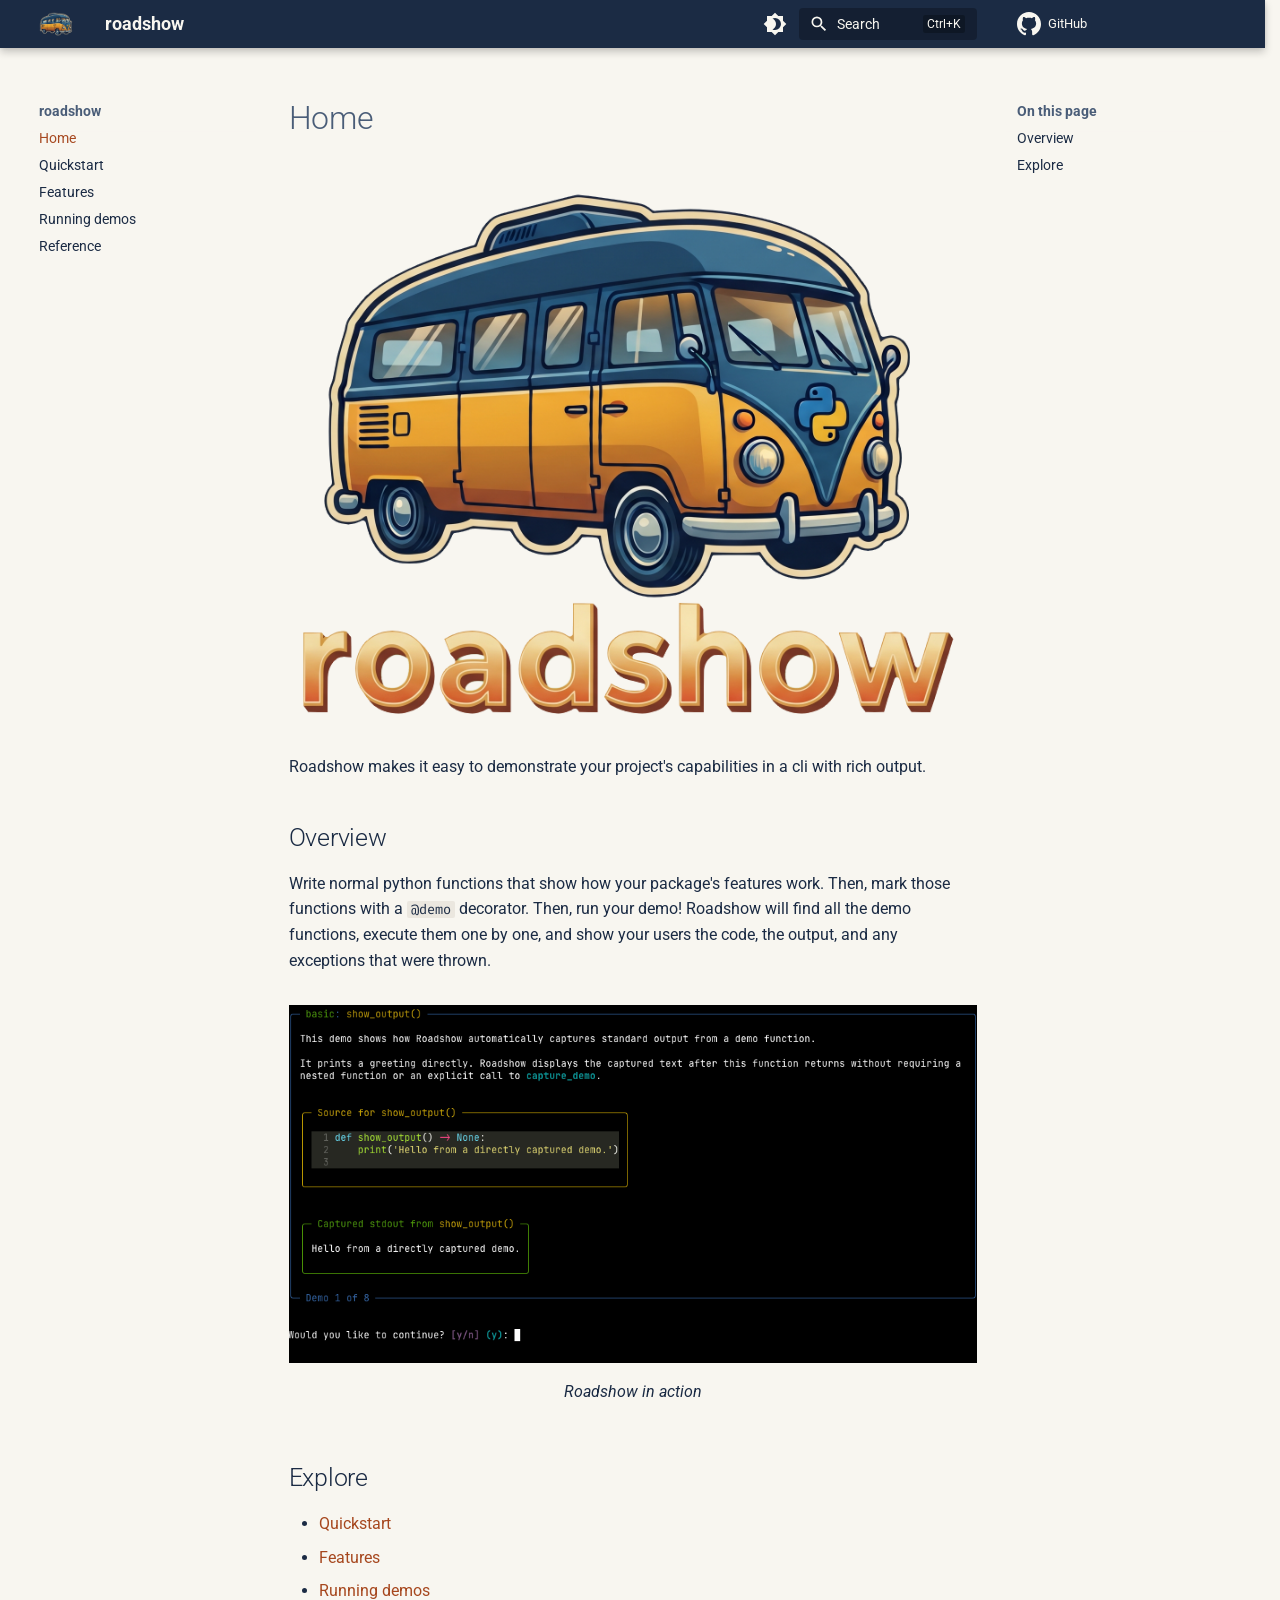
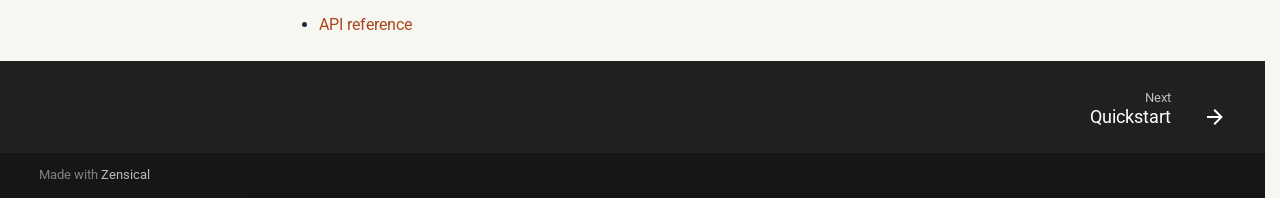
<file: index.html>
<!doctype html>
<html lang="en" class="no-js">
  <head>
    
      <meta charset="utf-8">
      <meta name="viewport" content="width=device-width,initial-scale=1">
      
      
      
        <link rel="canonical" href="http://dusktreader.github.io/roadshow/">
      
      
      
      
        <link rel="next" href="./quickstart/">
      
      
        
      
      
      <link rel="icon" href="./static/roadshow-icon.png">
      <meta name="generator" content="zensical-0.1.0">
    
    
      
        <title>Home - roadshow</title>
      
    
    
      
        
      
      <link rel="stylesheet" href="./assets/stylesheets/classic/main.94dd801d.min.css">
      
        
          
        
        <link rel="stylesheet" href="./assets/stylesheets/classic/palette.813d4b3f.min.css">
      
      


    
    
      
    
    
      
        
        
        <link rel="preconnect" href="https://fonts.gstatic.com" crossorigin>
        <link rel="stylesheet" href="https://fonts.googleapis.com/css?family=Roboto:300,300i,400,400i,500,500i,700,700i%7CFira+Code:400,400i,700,700i&amp;display=fallback">
        <style>:root{--md-text-font:"Roboto";--md-code-font:"Fira Code"}</style>
      
    
    
      <link rel="stylesheet" href="./static/roadshow-theme.css">
    
    <script>__md_scope=new URL(".",location),__md_scope.pathname.endsWith("/")||(__md_scope=new URL(__md_scope.pathname+"/",location)),__md_hash=e=>[...e].reduce(((e,t)=>(e<<5)-e+t.charCodeAt(0)),0),__md_get=(e,t=localStorage,_=__md_scope)=>JSON.parse(t.getItem(_.pathname+"."+e)),__md_set=(e,t,_=localStorage,a=__md_scope)=>{try{_.setItem(a.pathname+"."+e,JSON.stringify(t))}catch(e){}},document.documentElement.setAttribute("data-platform",navigator.platform)</script>
    
      

    
    
  </head>
  
  
    
    
      
    
    
    
    
    <body dir="ltr" data-md-color-scheme="default" data-md-color-primary="custom" data-md-color-accent="custom">
  
    
    <input class="md-toggle" data-md-toggle="drawer" type="checkbox" id="__drawer" autocomplete="off">
    <input class="md-toggle" data-md-toggle="search" type="checkbox" id="__search" autocomplete="off">
    <label class="md-overlay" for="__drawer" aria-hidden="true"></label>
    <div data-md-component="skip">
      <a href="#__skip" class="md-skip">
        Skip to content
      </a>
    </div>
    <div data-md-component="announce">
      
    </div>
    
    
      

  

<header class="md-header md-header--shadow" data-md-component="header">
  <nav class="md-header__inner md-grid" aria-label="Header">
    <a href="" title="roadshow" class="md-header__button md-logo" aria-label="roadshow" data-md-component="logo">
      
  <img src="./static/roadshow-icon.png" alt="roadshow">

    </a>
    <label class="md-header__button md-icon" for="__drawer">
      
      <svg xmlns="http://www.w3.org/2000/svg" viewBox="0 0 24 24"><path d="M3 6h18v2H3zm0 5h18v2H3zm0 5h18v2H3z"/></svg>
      <span class="md-visually-hidden">Navigation</span>
    </label>
    <div class="md-header__title" data-md-component="header-title">
      <div class="md-header__ellipsis">
        <div class="md-header__topic">
          <span class="md-ellipsis">
            roadshow
          </span>
        </div>
        <div class="md-header__topic" data-md-component="header-topic">
          <span class="md-ellipsis">
            
              Home
            
          </span>
        </div>
      </div>
    </div>
    
      
        <form class="md-header__option" data-md-component="palette">
  
    
    
    
    <input class="md-option" data-md-color-media="(prefers-color-scheme: light)" data-md-color-scheme="default" data-md-color-primary="custom" data-md-color-accent="custom"  aria-label="Switch to dark mode"  type="radio" name="__palette" id="__palette_0">
    
      <label class="md-header__button md-icon" title="Switch to dark mode" for="__palette_1" hidden>
        <svg xmlns="http://www.w3.org/2000/svg" viewBox="0 0 24 24"><path d="M12 18c-.89 0-1.74-.2-2.5-.55C11.56 16.5 13 14.42 13 12s-1.44-4.5-3.5-5.45C10.26 6.2 11.11 6 12 6a6 6 0 0 1 6 6 6 6 0 0 1-6 6m8-9.31V4h-4.69L12 .69 8.69 4H4v4.69L.69 12 4 15.31V20h4.69L12 23.31 15.31 20H20v-4.69L23.31 12z"/></svg>
      </label>
    
  
    
    
    
    <input class="md-option" data-md-color-media="(prefers-color-scheme: dark)" data-md-color-scheme="slate" data-md-color-primary="custom" data-md-color-accent="custom"  aria-label="Switch to light mode"  type="radio" name="__palette" id="__palette_1">
    
      <label class="md-header__button md-icon" title="Switch to light mode" for="__palette_0" hidden>
        <svg xmlns="http://www.w3.org/2000/svg" viewBox="0 0 24 24"><path d="M12 8a4 4 0 0 0-4 4 4 4 0 0 0 4 4 4 4 0 0 0 4-4 4 4 0 0 0-4-4m0 10a6 6 0 0 1-6-6 6 6 0 0 1 6-6 6 6 0 0 1 6 6 6 6 0 0 1-6 6m8-9.31V4h-4.69L12 .69 8.69 4H4v4.69L.69 12 4 15.31V20h4.69L12 23.31 15.31 20H20v-4.69L23.31 12z"/></svg>
      </label>
    
  
</form>
      
    
    
      <script>var palette=__md_get("__palette");if(palette&&palette.color){if("(prefers-color-scheme)"===palette.color.media){var media=matchMedia("(prefers-color-scheme: light)"),input=document.querySelector(media.matches?"[data-md-color-media='(prefers-color-scheme: light)']":"[data-md-color-media='(prefers-color-scheme: dark)']");palette.color.media=input.getAttribute("data-md-color-media"),palette.color.scheme=input.getAttribute("data-md-color-scheme"),palette.color.primary=input.getAttribute("data-md-color-primary"),palette.color.accent=input.getAttribute("data-md-color-accent")}for(var[key,value]of Object.entries(palette.color))document.body.setAttribute("data-md-color-"+key,value)}</script>
    
    
    
      
      
        <label class="md-header__button md-icon" for="__search">
          
          <svg xmlns="http://www.w3.org/2000/svg" viewBox="0 0 24 24"><path d="M9.5 3A6.5 6.5 0 0 1 16 9.5c0 1.61-.59 3.09-1.56 4.23l.27.27h.79l5 5-1.5 1.5-5-5v-.79l-.27-.27A6.52 6.52 0 0 1 9.5 16 6.5 6.5 0 0 1 3 9.5 6.5 6.5 0 0 1 9.5 3m0 2C7 5 5 7 5 9.5S7 14 9.5 14 14 12 14 9.5 12 5 9.5 5"/></svg>
          <span class="md-visually-hidden">Search</span>
        </label>
        <div class="md-search" data-md-component="search" role="dialog" aria-label="Search">
  <button type="button" class="md-search__button">
    Search
  </button>
</div>
      
    
    <div class="md-header__source">
      
        <a href="https://github.com/dusktreader/roadshow" title="Go to repository" class="md-source" data-md-component="source">
  <div class="md-source__icon md-icon">
    
    <svg xmlns="http://www.w3.org/2000/svg" viewBox="0 0 512 512"><!--! Font Awesome Free 7.3.1 by @fontawesome - https://fontawesome.com License - https://fontawesome.com/license/free (Icons: CC BY 4.0, Fonts: SIL OFL 1.1, Code: MIT License) Copyright 2026 Fonticons, Inc.--><path fill="currentColor" d="M216.5 362.5c-66-8-112.5-55.5-112.5-117 0-25 9-52 24-70-6.5-16.5-5.5-51.5 2-66 20-2.5 47 8 63 22.5 19-6 39-9 63.5-9s44.5 3 62.5 8.5c15.5-14 43-24.5 63-22 7 13.5 8 48.5 1.5 65.5 16 19 24.5 44.5 24.5 70.5 0 61.5-46.5 108-113.5 116.5 17 11 28.5 35 28.5 62.5v52c0 15 12.5 23.5 27.5 17.5C441 459.5 512 369 512 257 512 115.5 397 0 255.5 0S0 115.5 0 257c0 111 70.5 203 165.5 237.5 13.5 5 26.5-4 26.5-17.5v-40c-7 3-16 5-24 5-33 0-52.5-18-66.5-51.5-5.5-13.5-11.5-21.5-23-23-6-.5-8-3-8-6 0-6 10-10.5 20-10.5 14.5 0 27 9 40 27.5 10 14.5 20.5 21 33 21s20.5-4.5 32-16c8.5-8.5 15-16 21-21"/></svg>
  </div>
  <div class="md-source__repository">
    GitHub
  </div>
</a>
      
    </div>
  </nav>
  
</header>
    
    <div class="md-container" data-md-component="container">
      
      
        
          
        
      
      <main class="md-main" data-md-component="main">
        <div class="md-main__inner md-grid">
          
            
              
              <div class="md-sidebar md-sidebar--primary" data-md-component="sidebar" data-md-type="navigation" >
                <div class="md-sidebar__scrollwrap">
                  <div class="md-sidebar__inner">
                    



<nav class="md-nav md-nav--primary" aria-label="Navigation" data-md-level="0">
  <label class="md-nav__title" for="__drawer">
    <a href="" title="roadshow" class="md-nav__button md-logo" aria-label="roadshow" data-md-component="logo">
      
  <img src="./static/roadshow-icon.png" alt="roadshow">

    </a>
    roadshow
  </label>
  
    <div class="md-nav__source">
      <a href="https://github.com/dusktreader/roadshow" title="Go to repository" class="md-source" data-md-component="source">
  <div class="md-source__icon md-icon">
    
    <svg xmlns="http://www.w3.org/2000/svg" viewBox="0 0 512 512"><!--! Font Awesome Free 7.3.1 by @fontawesome - https://fontawesome.com License - https://fontawesome.com/license/free (Icons: CC BY 4.0, Fonts: SIL OFL 1.1, Code: MIT License) Copyright 2026 Fonticons, Inc.--><path fill="currentColor" d="M216.5 362.5c-66-8-112.5-55.5-112.5-117 0-25 9-52 24-70-6.5-16.5-5.5-51.5 2-66 20-2.5 47 8 63 22.5 19-6 39-9 63.5-9s44.5 3 62.5 8.5c15.5-14 43-24.5 63-22 7 13.5 8 48.5 1.5 65.5 16 19 24.5 44.5 24.5 70.5 0 61.5-46.5 108-113.5 116.5 17 11 28.5 35 28.5 62.5v52c0 15 12.5 23.5 27.5 17.5C441 459.5 512 369 512 257 512 115.5 397 0 255.5 0S0 115.5 0 257c0 111 70.5 203 165.5 237.5 13.5 5 26.5-4 26.5-17.5v-40c-7 3-16 5-24 5-33 0-52.5-18-66.5-51.5-5.5-13.5-11.5-21.5-23-23-6-.5-8-3-8-6 0-6 10-10.5 20-10.5 14.5 0 27 9 40 27.5 10 14.5 20.5 21 33 21s20.5-4.5 32-16c8.5-8.5 15-16 21-21"/></svg>
  </div>
  <div class="md-source__repository">
    GitHub
  </div>
</a>
    </div>
  
  <ul class="md-nav__list" data-md-scrollfix>
    
      
      
  
  
    
  
  
  
    <li class="md-nav__item md-nav__item--active">
      
      
        <input class="md-nav__toggle md-toggle" type="checkbox" id="__toc">
      
      
      
      
        <label class="md-nav__link md-nav__link--active" for="__toc">
          
  
  
  <span class="md-ellipsis">
    
  
  Home

    
  </span>
  
  

          <span class="md-nav__icon md-icon"></span>
        </label>
      
      <a href="" class="md-nav__link md-nav__link--active">
        
  
  
  <span class="md-ellipsis">
    
  
  Home

    
  </span>
  
  

      </a>
      
        


<nav class="md-nav md-nav--secondary" aria-label="On this page">
  
  
  
  
    <label class="md-nav__title" for="__toc">
      <span class="md-nav__icon md-icon"></span>
      On this page
    </label>
    <ul class="md-nav__list" data-md-component="toc" data-md-scrollfix>
      
        <li class="md-nav__item">
  <a href="#overview" class="md-nav__link">
    <span class="md-ellipsis">
      <span class="md-typeset">
        Overview
      </span>
    </span>
  </a>
  
</li>
      
        <li class="md-nav__item">
  <a href="#explore" class="md-nav__link">
    <span class="md-ellipsis">
      <span class="md-typeset">
        Explore
      </span>
    </span>
  </a>
  
</li>
      
    </ul>
  
</nav>
      
    </li>
  

    
      
      
  
  
  
  
    <li class="md-nav__item">
      <a href="./quickstart/" class="md-nav__link">
        
  
  
  <span class="md-ellipsis">
    
  
  Quickstart

    
  </span>
  
  

      </a>
    </li>
  

    
      
      
  
  
  
  
    <li class="md-nav__item">
      <a href="./features/" class="md-nav__link">
        
  
  
  <span class="md-ellipsis">
    
  
  Features

    
  </span>
  
  

      </a>
    </li>
  

    
      
      
  
  
  
  
    <li class="md-nav__item">
      <a href="./running/" class="md-nav__link">
        
  
  
  <span class="md-ellipsis">
    
  
  Running demos

    
  </span>
  
  

      </a>
    </li>
  

    
      
      
  
  
  
  
    <li class="md-nav__item">
      <a href="./reference/" class="md-nav__link">
        
  
  
  <span class="md-ellipsis">
    
  
  Reference

    
  </span>
  
  

      </a>
    </li>
  

    
  </ul>
</nav>
                  </div>
                </div>
              </div>
            
            
              
              <div class="md-sidebar md-sidebar--secondary" data-md-component="sidebar" data-md-type="toc" >
                <div class="md-sidebar__scrollwrap">
                  
                  <div class="md-sidebar__inner">
                    


<nav class="md-nav md-nav--secondary" aria-label="On this page">
  
  
  
  
    <label class="md-nav__title" for="__toc">
      <span class="md-nav__icon md-icon"></span>
      On this page
    </label>
    <ul class="md-nav__list" data-md-component="toc" data-md-scrollfix>
      
        <li class="md-nav__item">
  <a href="#overview" class="md-nav__link">
    <span class="md-ellipsis">
      <span class="md-typeset">
        Overview
      </span>
    </span>
  </a>
  
</li>
      
        <li class="md-nav__item">
  <a href="#explore" class="md-nav__link">
    <span class="md-ellipsis">
      <span class="md-typeset">
        Explore
      </span>
    </span>
  </a>
  
</li>
      
    </ul>
  
</nav>
                  </div>
                </div>
              </div>
            
          
          
            <div class="md-content" data-md-component="content">
              
              <article class="md-content__inner md-typeset">
                <a id="__skip" tabindex="-1"></a>
                
                  

  
  


  <h1>Home</h1>

<p><img alt="roadshow-logo" src="static/roadshow-text.png" /></p>
<p>Roadshow makes it easy to demonstrate your project's capabilities in a cli with rich output.</p>
<h2 id="overview">Overview</h2>
<p>Write normal python functions that show how your package's features work. Then, mark those functions with a <code>@demo</code>
decorator. Then, run your demo! Roadshow will find all the demo functions, execute them one by one, and show your users
the code, the output, and any exceptions that were thrown.</p>
<figure>
<p><img alt="roadshow-screenshot" src="static/roadshow-screenshot.png" /></p>
<figcaption>
<p>Roadshow in action</p>
</figcaption>
</figure>
<h2 id="explore">Explore</h2>
<ul>
<li><a href="quickstart/">Quickstart</a></li>
<li><a href="features/">Features</a></li>
<li><a href="running/">Running demos</a></li>
<li><a href="reference/">API reference</a></li>
</ul>














                
              </article>
            </div>
          
          
<script>var target=document.getElementById(location.hash.slice(1));target&&target.name&&(target.checked=target.name.startsWith("__tabbed_"))</script>
        </div>
        
      </main>
      
        <footer class="md-footer">
  
    
      
      <nav class="md-footer__inner md-grid" aria-label="Footer" >
        
        
          
          <a href="./quickstart/" class="md-footer__link md-footer__link--next" aria-label="Next: Quickstart">
            <div class="md-footer__title">
              <span class="md-footer__direction">
                Next
              </span>
              <div class="md-ellipsis">
                Quickstart
              </div>
            </div>
            <div class="md-footer__button md-icon">
              
              <svg xmlns="http://www.w3.org/2000/svg" viewBox="0 0 24 24"><path d="M4 11v2h12l-5.5 5.5 1.42 1.42L19.84 12l-7.92-7.92L10.5 5.5 16 11z"/></svg>
            </div>
          </a>
        
      </nav>
    
  
  <div class="md-footer-meta md-typeset">
    <div class="md-footer-meta__inner md-grid">
      <div class="md-copyright">
  
  
    Made with
    <a href="https://zensical.org/" target="_blank" rel="noopener">
      Zensical
    </a>
  
</div>
      
    </div>
  </div>
</footer>
      
    </div>
    <div class="md-dialog" data-md-component="dialog" role="status" aria-atomic="true">
      <div class="md-dialog__inner md-typeset"></div>
    </div>
    
    
    
      
      
      
      
        
        
      <script id="__config" type="application/json">{"annotate":null,"base":".","features":["navigation.expand","navigation.footer","navigation.tracking","content.code.copy"],"redirect":null,"search":"./assets/javascripts/workers/search.719e0d91.min.js","tags":null,"translations":{"clipboard.copied":"Copied to clipboard","clipboard.copy":"Copy to clipboard","clipboard.error":"Could not copy to clipboard","search.result.more.one":"1 more on this page","search.result.more.other":"# more on this page","search.result.none":"No matching documents","search.result.one":"1 matching document","search.result.other":"# matching documents","search.result.placeholder":"Type to start searching","search.result.term.missing":"Missing","select.version":"Select version"},"version":null}</script>
    
    
      <script src="./assets/javascripts/bundle.d31f0ffa.min.js"></script>
      
    
  </body>
</html>
</file>
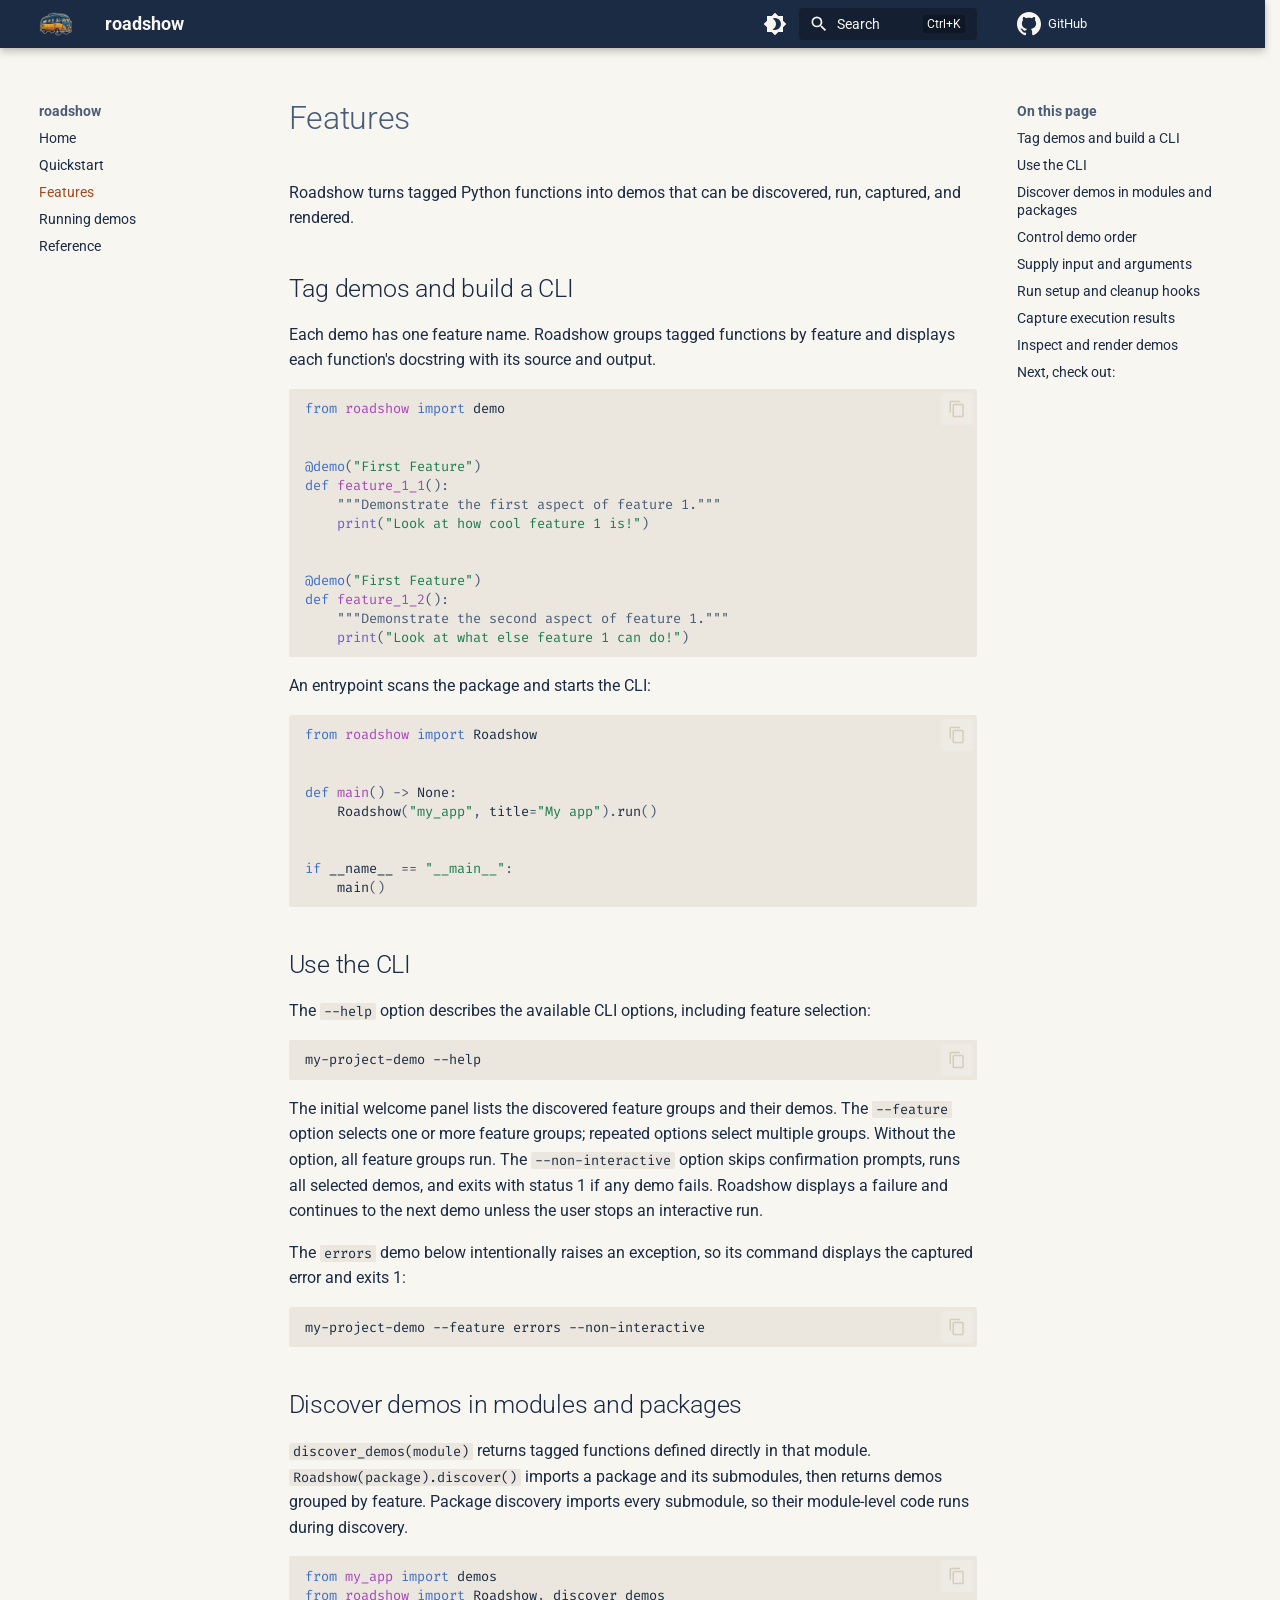
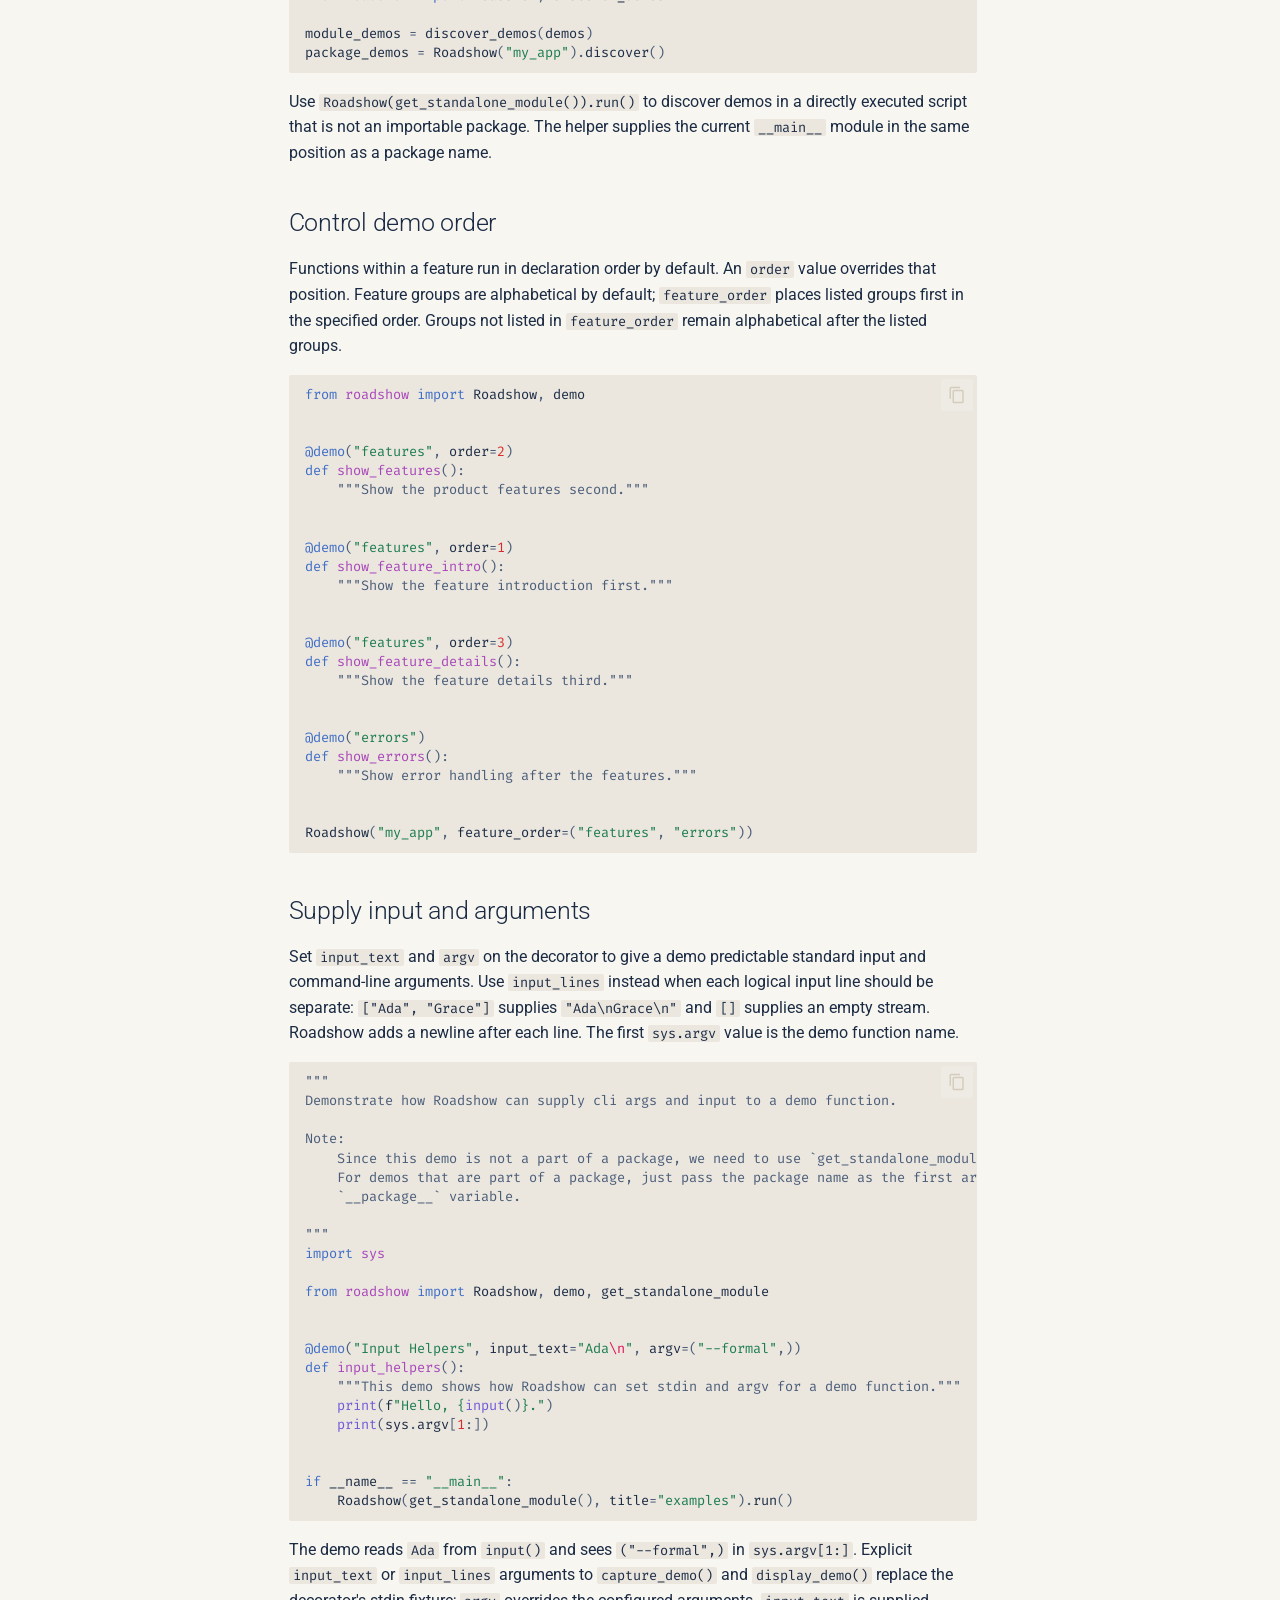
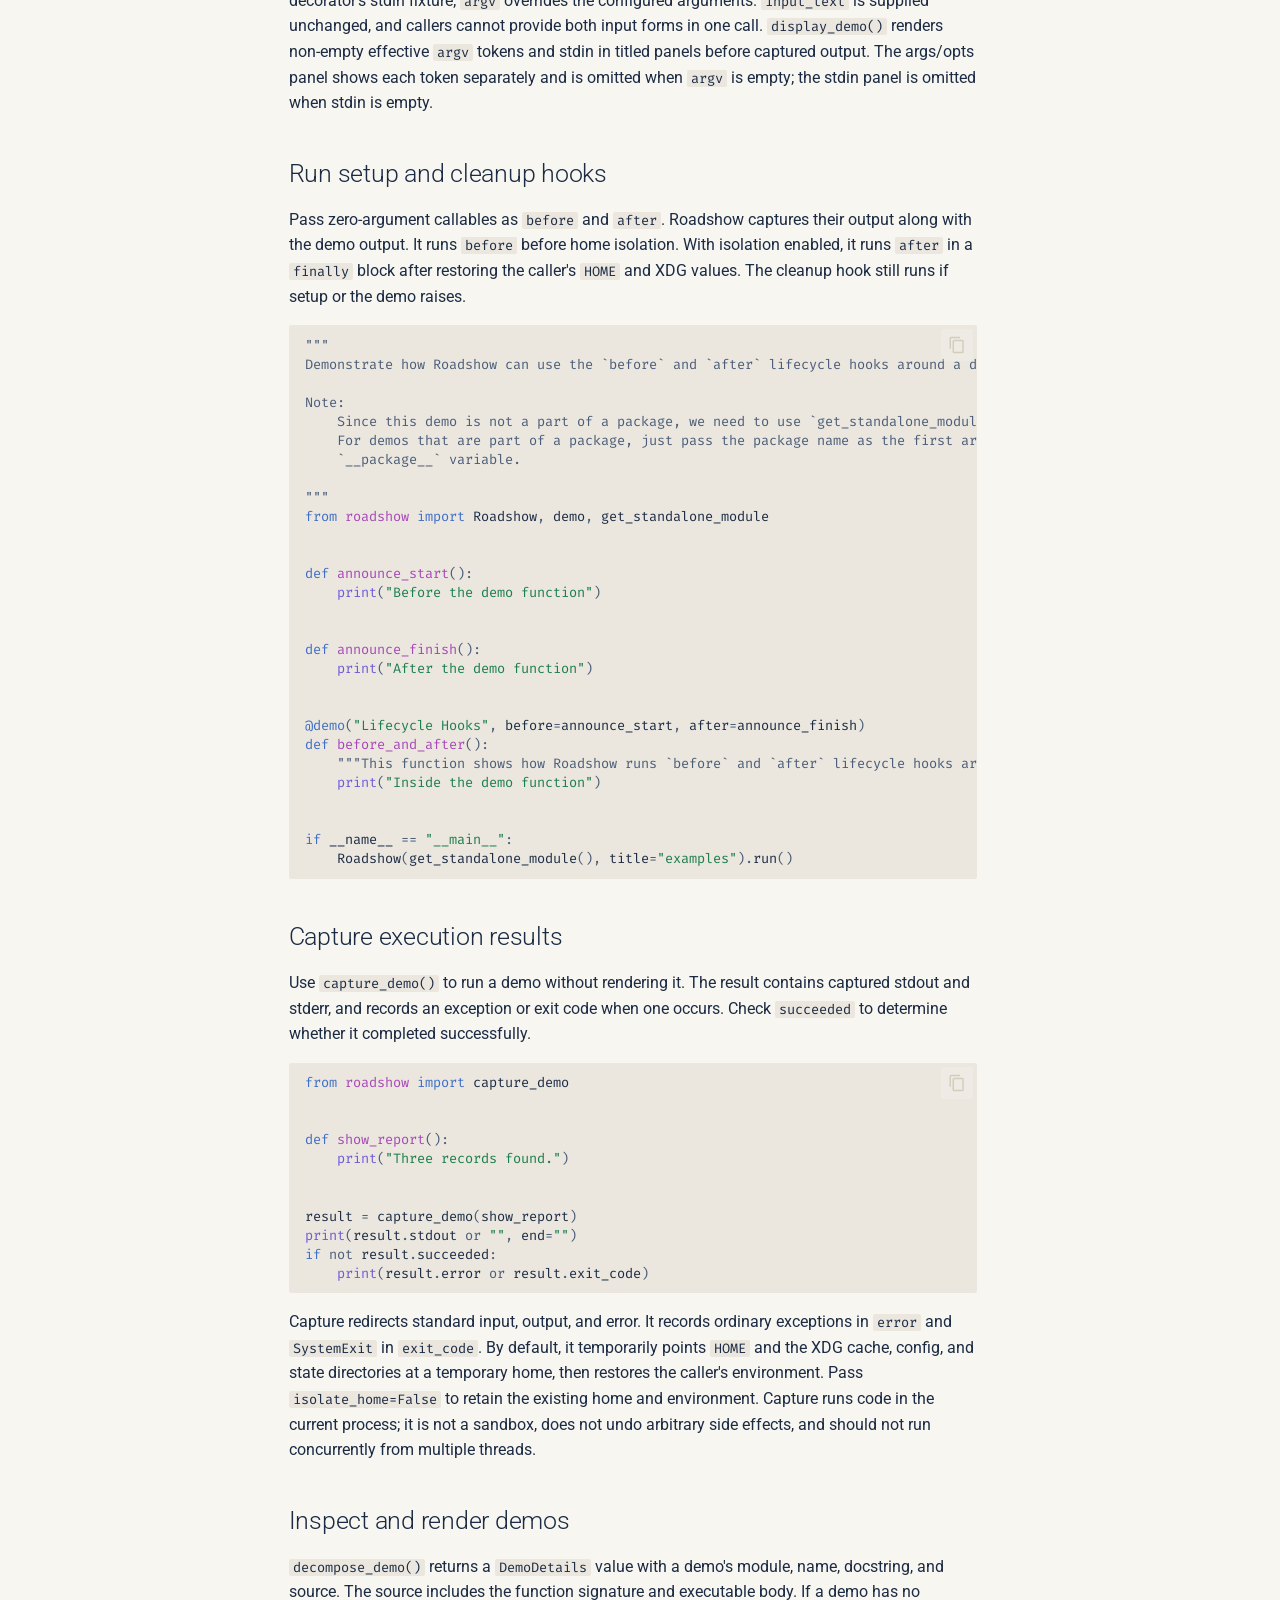
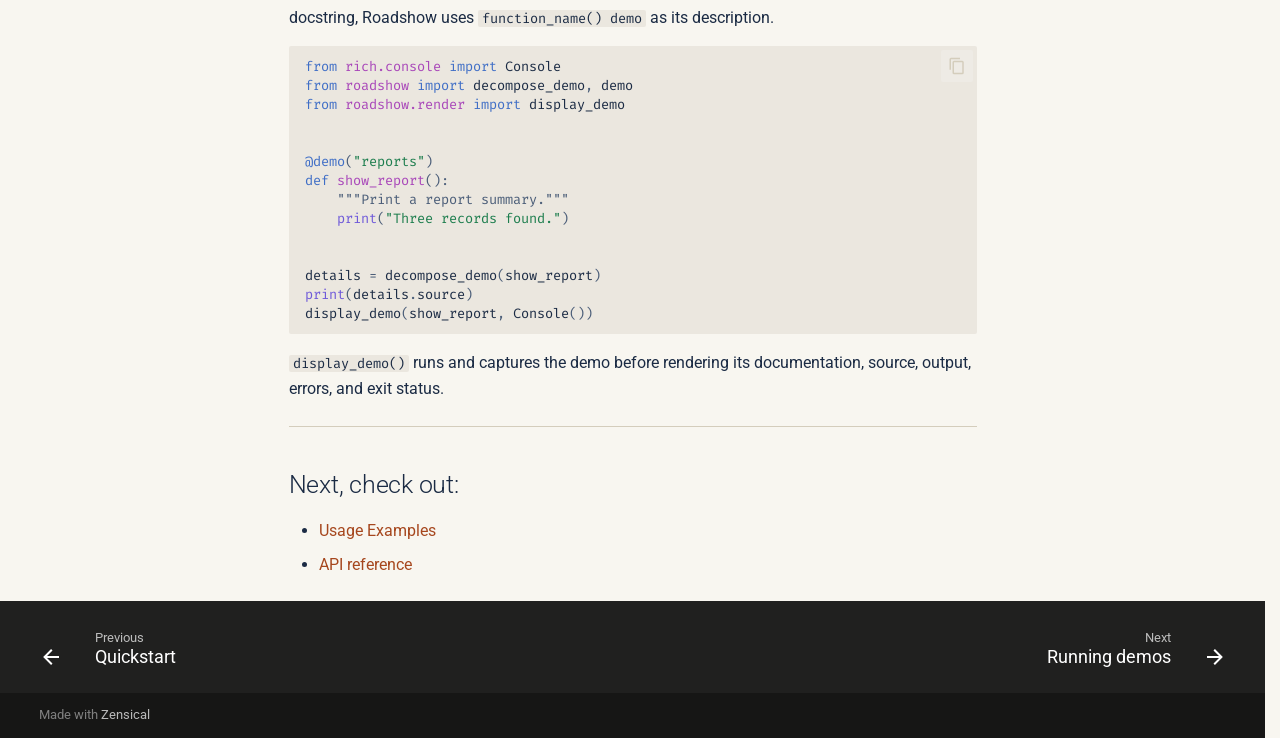
<file: features/index.html>
<!doctype html>
<html lang="en" class="no-js">
  <head>
    
      <meta charset="utf-8">
      <meta name="viewport" content="width=device-width,initial-scale=1">
      
      
      
        <link rel="canonical" href="http://dusktreader.github.io/roadshow/features/">
      
      
      
        <link rel="prev" href="../quickstart/">
      
      
        <link rel="next" href="../running/">
      
      
        
      
      
      <link rel="icon" href="../static/roadshow-icon.png">
      <meta name="generator" content="zensical-0.1.0">
    
    
      
        <title>Features - roadshow</title>
      
    
    
      
        
      
      <link rel="stylesheet" href="../assets/stylesheets/classic/main.94dd801d.min.css">
      
        
          
        
        <link rel="stylesheet" href="../assets/stylesheets/classic/palette.813d4b3f.min.css">
      
      


    
    
      
    
    
      
        
        
        <link rel="preconnect" href="https://fonts.gstatic.com" crossorigin>
        <link rel="stylesheet" href="https://fonts.googleapis.com/css?family=Roboto:300,300i,400,400i,500,500i,700,700i%7CFira+Code:400,400i,700,700i&amp;display=fallback">
        <style>:root{--md-text-font:"Roboto";--md-code-font:"Fira Code"}</style>
      
    
    
      <link rel="stylesheet" href="../static/roadshow-theme.css">
    
    <script>__md_scope=new URL("..",location),__md_scope.pathname.endsWith("/")||(__md_scope=new URL(__md_scope.pathname+"/",location)),__md_hash=e=>[...e].reduce(((e,t)=>(e<<5)-e+t.charCodeAt(0)),0),__md_get=(e,t=localStorage,_=__md_scope)=>JSON.parse(t.getItem(_.pathname+"."+e)),__md_set=(e,t,_=localStorage,a=__md_scope)=>{try{_.setItem(a.pathname+"."+e,JSON.stringify(t))}catch(e){}},document.documentElement.setAttribute("data-platform",navigator.platform)</script>
    
      

    
    
  </head>
  
  
    
    
      
    
    
    
    
    <body dir="ltr" data-md-color-scheme="default" data-md-color-primary="custom" data-md-color-accent="custom">
  
    
    <input class="md-toggle" data-md-toggle="drawer" type="checkbox" id="__drawer" autocomplete="off">
    <input class="md-toggle" data-md-toggle="search" type="checkbox" id="__search" autocomplete="off">
    <label class="md-overlay" for="__drawer" aria-hidden="true"></label>
    <div data-md-component="skip">
      <a href="#__skip" class="md-skip">
        Skip to content
      </a>
    </div>
    <div data-md-component="announce">
      
    </div>
    
    
      

  

<header class="md-header md-header--shadow" data-md-component="header">
  <nav class="md-header__inner md-grid" aria-label="Header">
    <a href="./.." title="roadshow" class="md-header__button md-logo" aria-label="roadshow" data-md-component="logo">
      
  <img src="../static/roadshow-icon.png" alt="roadshow">

    </a>
    <label class="md-header__button md-icon" for="__drawer">
      
      <svg xmlns="http://www.w3.org/2000/svg" viewBox="0 0 24 24"><path d="M3 6h18v2H3zm0 5h18v2H3zm0 5h18v2H3z"/></svg>
      <span class="md-visually-hidden">Navigation</span>
    </label>
    <div class="md-header__title" data-md-component="header-title">
      <div class="md-header__ellipsis">
        <div class="md-header__topic">
          <span class="md-ellipsis">
            roadshow
          </span>
        </div>
        <div class="md-header__topic" data-md-component="header-topic">
          <span class="md-ellipsis">
            
              Features
            
          </span>
        </div>
      </div>
    </div>
    
      
        <form class="md-header__option" data-md-component="palette">
  
    
    
    
    <input class="md-option" data-md-color-media="(prefers-color-scheme: light)" data-md-color-scheme="default" data-md-color-primary="custom" data-md-color-accent="custom"  aria-label="Switch to dark mode"  type="radio" name="__palette" id="__palette_0">
    
      <label class="md-header__button md-icon" title="Switch to dark mode" for="__palette_1" hidden>
        <svg xmlns="http://www.w3.org/2000/svg" viewBox="0 0 24 24"><path d="M12 18c-.89 0-1.74-.2-2.5-.55C11.56 16.5 13 14.42 13 12s-1.44-4.5-3.5-5.45C10.26 6.2 11.11 6 12 6a6 6 0 0 1 6 6 6 6 0 0 1-6 6m8-9.31V4h-4.69L12 .69 8.69 4H4v4.69L.69 12 4 15.31V20h4.69L12 23.31 15.31 20H20v-4.69L23.31 12z"/></svg>
      </label>
    
  
    
    
    
    <input class="md-option" data-md-color-media="(prefers-color-scheme: dark)" data-md-color-scheme="slate" data-md-color-primary="custom" data-md-color-accent="custom"  aria-label="Switch to light mode"  type="radio" name="__palette" id="__palette_1">
    
      <label class="md-header__button md-icon" title="Switch to light mode" for="__palette_0" hidden>
        <svg xmlns="http://www.w3.org/2000/svg" viewBox="0 0 24 24"><path d="M12 8a4 4 0 0 0-4 4 4 4 0 0 0 4 4 4 4 0 0 0 4-4 4 4 0 0 0-4-4m0 10a6 6 0 0 1-6-6 6 6 0 0 1 6-6 6 6 0 0 1 6 6 6 6 0 0 1-6 6m8-9.31V4h-4.69L12 .69 8.69 4H4v4.69L.69 12 4 15.31V20h4.69L12 23.31 15.31 20H20v-4.69L23.31 12z"/></svg>
      </label>
    
  
</form>
      
    
    
      <script>var palette=__md_get("__palette");if(palette&&palette.color){if("(prefers-color-scheme)"===palette.color.media){var media=matchMedia("(prefers-color-scheme: light)"),input=document.querySelector(media.matches?"[data-md-color-media='(prefers-color-scheme: light)']":"[data-md-color-media='(prefers-color-scheme: dark)']");palette.color.media=input.getAttribute("data-md-color-media"),palette.color.scheme=input.getAttribute("data-md-color-scheme"),palette.color.primary=input.getAttribute("data-md-color-primary"),palette.color.accent=input.getAttribute("data-md-color-accent")}for(var[key,value]of Object.entries(palette.color))document.body.setAttribute("data-md-color-"+key,value)}</script>
    
    
    
      
      
        <label class="md-header__button md-icon" for="__search">
          
          <svg xmlns="http://www.w3.org/2000/svg" viewBox="0 0 24 24"><path d="M9.5 3A6.5 6.5 0 0 1 16 9.5c0 1.61-.59 3.09-1.56 4.23l.27.27h.79l5 5-1.5 1.5-5-5v-.79l-.27-.27A6.52 6.52 0 0 1 9.5 16 6.5 6.5 0 0 1 3 9.5 6.5 6.5 0 0 1 9.5 3m0 2C7 5 5 7 5 9.5S7 14 9.5 14 14 12 14 9.5 12 5 9.5 5"/></svg>
          <span class="md-visually-hidden">Search</span>
        </label>
        <div class="md-search" data-md-component="search" role="dialog" aria-label="Search">
  <button type="button" class="md-search__button">
    Search
  </button>
</div>
      
    
    <div class="md-header__source">
      
        <a href="https://github.com/dusktreader/roadshow" title="Go to repository" class="md-source" data-md-component="source">
  <div class="md-source__icon md-icon">
    
    <svg xmlns="http://www.w3.org/2000/svg" viewBox="0 0 512 512"><!--! Font Awesome Free 7.3.1 by @fontawesome - https://fontawesome.com License - https://fontawesome.com/license/free (Icons: CC BY 4.0, Fonts: SIL OFL 1.1, Code: MIT License) Copyright 2026 Fonticons, Inc.--><path fill="currentColor" d="M216.5 362.5c-66-8-112.5-55.5-112.5-117 0-25 9-52 24-70-6.5-16.5-5.5-51.5 2-66 20-2.5 47 8 63 22.5 19-6 39-9 63.5-9s44.5 3 62.5 8.5c15.5-14 43-24.5 63-22 7 13.5 8 48.5 1.5 65.5 16 19 24.5 44.5 24.5 70.5 0 61.5-46.5 108-113.5 116.5 17 11 28.5 35 28.5 62.5v52c0 15 12.5 23.5 27.5 17.5C441 459.5 512 369 512 257 512 115.5 397 0 255.5 0S0 115.5 0 257c0 111 70.5 203 165.5 237.5 13.5 5 26.5-4 26.5-17.5v-40c-7 3-16 5-24 5-33 0-52.5-18-66.5-51.5-5.5-13.5-11.5-21.5-23-23-6-.5-8-3-8-6 0-6 10-10.5 20-10.5 14.5 0 27 9 40 27.5 10 14.5 20.5 21 33 21s20.5-4.5 32-16c8.5-8.5 15-16 21-21"/></svg>
  </div>
  <div class="md-source__repository">
    GitHub
  </div>
</a>
      
    </div>
  </nav>
  
</header>
    
    <div class="md-container" data-md-component="container">
      
      
        
          
        
      
      <main class="md-main" data-md-component="main">
        <div class="md-main__inner md-grid">
          
            
              
              <div class="md-sidebar md-sidebar--primary" data-md-component="sidebar" data-md-type="navigation" >
                <div class="md-sidebar__scrollwrap">
                  <div class="md-sidebar__inner">
                    



<nav class="md-nav md-nav--primary" aria-label="Navigation" data-md-level="0">
  <label class="md-nav__title" for="__drawer">
    <a href="./.." title="roadshow" class="md-nav__button md-logo" aria-label="roadshow" data-md-component="logo">
      
  <img src="../static/roadshow-icon.png" alt="roadshow">

    </a>
    roadshow
  </label>
  
    <div class="md-nav__source">
      <a href="https://github.com/dusktreader/roadshow" title="Go to repository" class="md-source" data-md-component="source">
  <div class="md-source__icon md-icon">
    
    <svg xmlns="http://www.w3.org/2000/svg" viewBox="0 0 512 512"><!--! Font Awesome Free 7.3.1 by @fontawesome - https://fontawesome.com License - https://fontawesome.com/license/free (Icons: CC BY 4.0, Fonts: SIL OFL 1.1, Code: MIT License) Copyright 2026 Fonticons, Inc.--><path fill="currentColor" d="M216.5 362.5c-66-8-112.5-55.5-112.5-117 0-25 9-52 24-70-6.5-16.5-5.5-51.5 2-66 20-2.5 47 8 63 22.5 19-6 39-9 63.5-9s44.5 3 62.5 8.5c15.5-14 43-24.5 63-22 7 13.5 8 48.5 1.5 65.5 16 19 24.5 44.5 24.5 70.5 0 61.5-46.5 108-113.5 116.5 17 11 28.5 35 28.5 62.5v52c0 15 12.5 23.5 27.5 17.5C441 459.5 512 369 512 257 512 115.5 397 0 255.5 0S0 115.5 0 257c0 111 70.5 203 165.5 237.5 13.5 5 26.5-4 26.5-17.5v-40c-7 3-16 5-24 5-33 0-52.5-18-66.5-51.5-5.5-13.5-11.5-21.5-23-23-6-.5-8-3-8-6 0-6 10-10.5 20-10.5 14.5 0 27 9 40 27.5 10 14.5 20.5 21 33 21s20.5-4.5 32-16c8.5-8.5 15-16 21-21"/></svg>
  </div>
  <div class="md-source__repository">
    GitHub
  </div>
</a>
    </div>
  
  <ul class="md-nav__list" data-md-scrollfix>
    
      
      
  
  
  
  
    <li class="md-nav__item">
      <a href="./.." class="md-nav__link">
        
  
  
  <span class="md-ellipsis">
    
  
  Home

    
  </span>
  
  

      </a>
    </li>
  

    
      
      
  
  
  
  
    <li class="md-nav__item">
      <a href="../quickstart/" class="md-nav__link">
        
  
  
  <span class="md-ellipsis">
    
  
  Quickstart

    
  </span>
  
  

      </a>
    </li>
  

    
      
      
  
  
    
  
  
  
    <li class="md-nav__item md-nav__item--active">
      
      
        <input class="md-nav__toggle md-toggle" type="checkbox" id="__toc">
      
      
      
        
      
      
        <label class="md-nav__link md-nav__link--active" for="__toc">
          
  
  
  <span class="md-ellipsis">
    
  
  Features

    
  </span>
  
  

          <span class="md-nav__icon md-icon"></span>
        </label>
      
      <a href="././" class="md-nav__link md-nav__link--active">
        
  
  
  <span class="md-ellipsis">
    
  
  Features

    
  </span>
  
  

      </a>
      
        


<nav class="md-nav md-nav--secondary" aria-label="On this page">
  
  
  
    
  
  
    <label class="md-nav__title" for="__toc">
      <span class="md-nav__icon md-icon"></span>
      On this page
    </label>
    <ul class="md-nav__list" data-md-component="toc" data-md-scrollfix>
      
        <li class="md-nav__item">
  <a href="#tag-demos-and-build-a-cli" class="md-nav__link">
    <span class="md-ellipsis">
      <span class="md-typeset">
        Tag demos and build a CLI
      </span>
    </span>
  </a>
  
</li>
      
        <li class="md-nav__item">
  <a href="#use-the-cli" class="md-nav__link">
    <span class="md-ellipsis">
      <span class="md-typeset">
        Use the CLI
      </span>
    </span>
  </a>
  
</li>
      
        <li class="md-nav__item">
  <a href="#discover-demos-in-modules-and-packages" class="md-nav__link">
    <span class="md-ellipsis">
      <span class="md-typeset">
        Discover demos in modules and packages
      </span>
    </span>
  </a>
  
</li>
      
        <li class="md-nav__item">
  <a href="#control-demo-order" class="md-nav__link">
    <span class="md-ellipsis">
      <span class="md-typeset">
        Control demo order
      </span>
    </span>
  </a>
  
</li>
      
        <li class="md-nav__item">
  <a href="#supply-input-and-arguments" class="md-nav__link">
    <span class="md-ellipsis">
      <span class="md-typeset">
        Supply input and arguments
      </span>
    </span>
  </a>
  
</li>
      
        <li class="md-nav__item">
  <a href="#run-setup-and-cleanup-hooks" class="md-nav__link">
    <span class="md-ellipsis">
      <span class="md-typeset">
        Run setup and cleanup hooks
      </span>
    </span>
  </a>
  
</li>
      
        <li class="md-nav__item">
  <a href="#capture-execution-results" class="md-nav__link">
    <span class="md-ellipsis">
      <span class="md-typeset">
        Capture execution results
      </span>
    </span>
  </a>
  
</li>
      
        <li class="md-nav__item">
  <a href="#inspect-and-render-demos" class="md-nav__link">
    <span class="md-ellipsis">
      <span class="md-typeset">
        Inspect and render demos
      </span>
    </span>
  </a>
  
</li>
      
        <li class="md-nav__item">
  <a href="#next-check-out" class="md-nav__link">
    <span class="md-ellipsis">
      <span class="md-typeset">
        Next, check out:
      </span>
    </span>
  </a>
  
</li>
      
    </ul>
  
</nav>
      
    </li>
  

    
      
      
  
  
  
  
    <li class="md-nav__item">
      <a href="../running/" class="md-nav__link">
        
  
  
  <span class="md-ellipsis">
    
  
  Running demos

    
  </span>
  
  

      </a>
    </li>
  

    
      
      
  
  
  
  
    <li class="md-nav__item">
      <a href="../reference/" class="md-nav__link">
        
  
  
  <span class="md-ellipsis">
    
  
  Reference

    
  </span>
  
  

      </a>
    </li>
  

    
  </ul>
</nav>
                  </div>
                </div>
              </div>
            
            
              
              <div class="md-sidebar md-sidebar--secondary" data-md-component="sidebar" data-md-type="toc" >
                <div class="md-sidebar__scrollwrap">
                  
                  <div class="md-sidebar__inner">
                    


<nav class="md-nav md-nav--secondary" aria-label="On this page">
  
  
  
    
  
  
    <label class="md-nav__title" for="__toc">
      <span class="md-nav__icon md-icon"></span>
      On this page
    </label>
    <ul class="md-nav__list" data-md-component="toc" data-md-scrollfix>
      
        <li class="md-nav__item">
  <a href="#tag-demos-and-build-a-cli" class="md-nav__link">
    <span class="md-ellipsis">
      <span class="md-typeset">
        Tag demos and build a CLI
      </span>
    </span>
  </a>
  
</li>
      
        <li class="md-nav__item">
  <a href="#use-the-cli" class="md-nav__link">
    <span class="md-ellipsis">
      <span class="md-typeset">
        Use the CLI
      </span>
    </span>
  </a>
  
</li>
      
        <li class="md-nav__item">
  <a href="#discover-demos-in-modules-and-packages" class="md-nav__link">
    <span class="md-ellipsis">
      <span class="md-typeset">
        Discover demos in modules and packages
      </span>
    </span>
  </a>
  
</li>
      
        <li class="md-nav__item">
  <a href="#control-demo-order" class="md-nav__link">
    <span class="md-ellipsis">
      <span class="md-typeset">
        Control demo order
      </span>
    </span>
  </a>
  
</li>
      
        <li class="md-nav__item">
  <a href="#supply-input-and-arguments" class="md-nav__link">
    <span class="md-ellipsis">
      <span class="md-typeset">
        Supply input and arguments
      </span>
    </span>
  </a>
  
</li>
      
        <li class="md-nav__item">
  <a href="#run-setup-and-cleanup-hooks" class="md-nav__link">
    <span class="md-ellipsis">
      <span class="md-typeset">
        Run setup and cleanup hooks
      </span>
    </span>
  </a>
  
</li>
      
        <li class="md-nav__item">
  <a href="#capture-execution-results" class="md-nav__link">
    <span class="md-ellipsis">
      <span class="md-typeset">
        Capture execution results
      </span>
    </span>
  </a>
  
</li>
      
        <li class="md-nav__item">
  <a href="#inspect-and-render-demos" class="md-nav__link">
    <span class="md-ellipsis">
      <span class="md-typeset">
        Inspect and render demos
      </span>
    </span>
  </a>
  
</li>
      
        <li class="md-nav__item">
  <a href="#next-check-out" class="md-nav__link">
    <span class="md-ellipsis">
      <span class="md-typeset">
        Next, check out:
      </span>
    </span>
  </a>
  
</li>
      
    </ul>
  
</nav>
                  </div>
                </div>
              </div>
            
          
          
            <div class="md-content" data-md-component="content">
              
              <article class="md-content__inner md-typeset">
                <a id="__skip" tabindex="-1"></a>
                
                  

  
  


<h1 id="features">Features</h1>
<p>Roadshow turns tagged Python functions into demos that can be discovered, run, captured, and rendered.</p>
<h2 id="tag-demos-and-build-a-cli">Tag demos and build a CLI</h2>
<p>Each demo has one feature name. Roadshow groups tagged functions by feature and displays each function's docstring with
its source and output.</p>
<div class="language-python highlight"><pre><span></span><code><span id="__span-0-1"><a id="__codelineno-0-1" name="__codelineno-0-1" href="#__codelineno-0-1"></a><span class="kn">from</span><span class="w"> </span><span class="nn">roadshow</span><span class="w"> </span><span class="kn">import</span> <span class="n">demo</span>
</span><span id="__span-0-2"><a id="__codelineno-0-2" name="__codelineno-0-2" href="#__codelineno-0-2"></a>
</span><span id="__span-0-3"><a id="__codelineno-0-3" name="__codelineno-0-3" href="#__codelineno-0-3"></a>
</span><span id="__span-0-4"><a id="__codelineno-0-4" name="__codelineno-0-4" href="#__codelineno-0-4"></a><span class="nd">@demo</span><span class="p">(</span><span class="s2">"First Feature"</span><span class="p">)</span>
</span><span id="__span-0-5"><a id="__codelineno-0-5" name="__codelineno-0-5" href="#__codelineno-0-5"></a><span class="k">def</span><span class="w"> </span><span class="nf">feature_1_1</span><span class="p">():</span>
</span><span id="__span-0-6"><a id="__codelineno-0-6" name="__codelineno-0-6" href="#__codelineno-0-6"></a><span class="w">    </span><span class="sd">"""Demonstrate the first aspect of feature 1."""</span>
</span><span id="__span-0-7"><a id="__codelineno-0-7" name="__codelineno-0-7" href="#__codelineno-0-7"></a>    <span class="nb">print</span><span class="p">(</span><span class="s2">"Look at how cool feature 1 is!"</span><span class="p">)</span>
</span><span id="__span-0-8"><a id="__codelineno-0-8" name="__codelineno-0-8" href="#__codelineno-0-8"></a>
</span><span id="__span-0-9"><a id="__codelineno-0-9" name="__codelineno-0-9" href="#__codelineno-0-9"></a>
</span><span id="__span-0-10"><a id="__codelineno-0-10" name="__codelineno-0-10" href="#__codelineno-0-10"></a><span class="nd">@demo</span><span class="p">(</span><span class="s2">"First Feature"</span><span class="p">)</span>
</span><span id="__span-0-11"><a id="__codelineno-0-11" name="__codelineno-0-11" href="#__codelineno-0-11"></a><span class="k">def</span><span class="w"> </span><span class="nf">feature_1_2</span><span class="p">():</span>
</span><span id="__span-0-12"><a id="__codelineno-0-12" name="__codelineno-0-12" href="#__codelineno-0-12"></a><span class="w">    </span><span class="sd">"""Demonstrate the second aspect of feature 1."""</span>
</span><span id="__span-0-13"><a id="__codelineno-0-13" name="__codelineno-0-13" href="#__codelineno-0-13"></a>    <span class="nb">print</span><span class="p">(</span><span class="s2">"Look at what else feature 1 can do!"</span><span class="p">)</span>
</span></code></pre></div>
<p>An entrypoint scans the package and starts the CLI:</p>
<div class="language-python highlight"><pre><span></span><code><span id="__span-1-1"><a id="__codelineno-1-1" name="__codelineno-1-1" href="#__codelineno-1-1"></a><span class="kn">from</span><span class="w"> </span><span class="nn">roadshow</span><span class="w"> </span><span class="kn">import</span> <span class="n">Roadshow</span>
</span><span id="__span-1-2"><a id="__codelineno-1-2" name="__codelineno-1-2" href="#__codelineno-1-2"></a>
</span><span id="__span-1-3"><a id="__codelineno-1-3" name="__codelineno-1-3" href="#__codelineno-1-3"></a>
</span><span id="__span-1-4"><a id="__codelineno-1-4" name="__codelineno-1-4" href="#__codelineno-1-4"></a><span class="k">def</span><span class="w"> </span><span class="nf">main</span><span class="p">()</span> <span class="o">-&gt;</span> <span class="kc">None</span><span class="p">:</span>
</span><span id="__span-1-5"><a id="__codelineno-1-5" name="__codelineno-1-5" href="#__codelineno-1-5"></a>    <span class="n">Roadshow</span><span class="p">(</span><span class="s2">"my_app"</span><span class="p">,</span> <span class="n">title</span><span class="o">=</span><span class="s2">"My app"</span><span class="p">)</span><span class="o">.</span><span class="n">run</span><span class="p">()</span>
</span><span id="__span-1-6"><a id="__codelineno-1-6" name="__codelineno-1-6" href="#__codelineno-1-6"></a>
</span><span id="__span-1-7"><a id="__codelineno-1-7" name="__codelineno-1-7" href="#__codelineno-1-7"></a>
</span><span id="__span-1-8"><a id="__codelineno-1-8" name="__codelineno-1-8" href="#__codelineno-1-8"></a><span class="k">if</span> <span class="vm">__name__</span> <span class="o">==</span> <span class="s2">"__main__"</span><span class="p">:</span>
</span><span id="__span-1-9"><a id="__codelineno-1-9" name="__codelineno-1-9" href="#__codelineno-1-9"></a>    <span class="n">main</span><span class="p">()</span>
</span></code></pre></div>
<h2 id="use-the-cli">Use the CLI</h2>
<p>The <code>--help</code> option describes the available CLI options, including feature selection:</p>
<div class="language-shell highlight"><pre><span></span><code><span id="__span-2-1"><a id="__codelineno-2-1" name="__codelineno-2-1" href="#__codelineno-2-1"></a>my-project-demo<span class="w"> </span>--help
</span></code></pre></div>
<p>The initial welcome panel lists the discovered feature groups and their demos. The <code>--feature</code> option selects one or more
feature groups; repeated options select multiple groups. Without the option, all feature groups run. The
<code>--non-interactive</code> option skips confirmation prompts, runs all selected demos, and exits with status 1 if any demo fails.
Roadshow displays a failure and continues to the next demo unless the user stops an interactive run.</p>
<p>The <code>errors</code> demo below intentionally raises an exception, so its command displays the captured error and exits 1:</p>
<div class="language-shell highlight"><pre><span></span><code><span id="__span-3-1"><a id="__codelineno-3-1" name="__codelineno-3-1" href="#__codelineno-3-1"></a>my-project-demo<span class="w"> </span>--feature<span class="w"> </span>errors<span class="w"> </span>--non-interactive
</span></code></pre></div>
<h2 id="discover-demos-in-modules-and-packages">Discover demos in modules and packages</h2>
<p><code>discover_demos(module)</code> returns tagged functions defined directly in that module. <code>Roadshow(package).discover()</code> imports
a package and its submodules, then returns demos grouped by feature. Package discovery imports every submodule, so their
module-level code runs during discovery.</p>
<div class="language-python highlight"><pre><span></span><code><span id="__span-4-1"><a id="__codelineno-4-1" name="__codelineno-4-1" href="#__codelineno-4-1"></a><span class="kn">from</span><span class="w"> </span><span class="nn">my_app</span><span class="w"> </span><span class="kn">import</span> <span class="n">demos</span>
</span><span id="__span-4-2"><a id="__codelineno-4-2" name="__codelineno-4-2" href="#__codelineno-4-2"></a><span class="kn">from</span><span class="w"> </span><span class="nn">roadshow</span><span class="w"> </span><span class="kn">import</span> <span class="n">Roadshow</span><span class="p">,</span> <span class="n">discover_demos</span>
</span><span id="__span-4-3"><a id="__codelineno-4-3" name="__codelineno-4-3" href="#__codelineno-4-3"></a>
</span><span id="__span-4-4"><a id="__codelineno-4-4" name="__codelineno-4-4" href="#__codelineno-4-4"></a><span class="n">module_demos</span> <span class="o">=</span> <span class="n">discover_demos</span><span class="p">(</span><span class="n">demos</span><span class="p">)</span>
</span><span id="__span-4-5"><a id="__codelineno-4-5" name="__codelineno-4-5" href="#__codelineno-4-5"></a><span class="n">package_demos</span> <span class="o">=</span> <span class="n">Roadshow</span><span class="p">(</span><span class="s2">"my_app"</span><span class="p">)</span><span class="o">.</span><span class="n">discover</span><span class="p">()</span>
</span></code></pre></div>
<p>Use <code>Roadshow(get_standalone_module()).run()</code> to discover demos in a directly executed script that is not an importable
package. The helper supplies the current <code>__main__</code> module in the same position as a package name.</p>
<h2 id="control-demo-order">Control demo order</h2>
<p>Functions within a feature run in declaration order by default. An <code>order</code> value overrides that position. Feature groups
are alphabetical by default; <code>feature_order</code> places listed groups first in the specified order. Groups not listed in
<code>feature_order</code> remain alphabetical after the listed groups.</p>
<div class="language-python highlight"><pre><span></span><code><span id="__span-5-1"><a id="__codelineno-5-1" name="__codelineno-5-1" href="#__codelineno-5-1"></a><span class="kn">from</span><span class="w"> </span><span class="nn">roadshow</span><span class="w"> </span><span class="kn">import</span> <span class="n">Roadshow</span><span class="p">,</span> <span class="n">demo</span>
</span><span id="__span-5-2"><a id="__codelineno-5-2" name="__codelineno-5-2" href="#__codelineno-5-2"></a>
</span><span id="__span-5-3"><a id="__codelineno-5-3" name="__codelineno-5-3" href="#__codelineno-5-3"></a>
</span><span id="__span-5-4"><a id="__codelineno-5-4" name="__codelineno-5-4" href="#__codelineno-5-4"></a><span class="nd">@demo</span><span class="p">(</span><span class="s2">"features"</span><span class="p">,</span> <span class="n">order</span><span class="o">=</span><span class="mi">2</span><span class="p">)</span>
</span><span id="__span-5-5"><a id="__codelineno-5-5" name="__codelineno-5-5" href="#__codelineno-5-5"></a><span class="k">def</span><span class="w"> </span><span class="nf">show_features</span><span class="p">():</span>
</span><span id="__span-5-6"><a id="__codelineno-5-6" name="__codelineno-5-6" href="#__codelineno-5-6"></a><span class="w">    </span><span class="sd">"""Show the product features second."""</span>
</span><span id="__span-5-7"><a id="__codelineno-5-7" name="__codelineno-5-7" href="#__codelineno-5-7"></a>
</span><span id="__span-5-8"><a id="__codelineno-5-8" name="__codelineno-5-8" href="#__codelineno-5-8"></a>
</span><span id="__span-5-9"><a id="__codelineno-5-9" name="__codelineno-5-9" href="#__codelineno-5-9"></a><span class="nd">@demo</span><span class="p">(</span><span class="s2">"features"</span><span class="p">,</span> <span class="n">order</span><span class="o">=</span><span class="mi">1</span><span class="p">)</span>
</span><span id="__span-5-10"><a id="__codelineno-5-10" name="__codelineno-5-10" href="#__codelineno-5-10"></a><span class="k">def</span><span class="w"> </span><span class="nf">show_feature_intro</span><span class="p">():</span>
</span><span id="__span-5-11"><a id="__codelineno-5-11" name="__codelineno-5-11" href="#__codelineno-5-11"></a><span class="w">    </span><span class="sd">"""Show the feature introduction first."""</span>
</span><span id="__span-5-12"><a id="__codelineno-5-12" name="__codelineno-5-12" href="#__codelineno-5-12"></a>
</span><span id="__span-5-13"><a id="__codelineno-5-13" name="__codelineno-5-13" href="#__codelineno-5-13"></a>
</span><span id="__span-5-14"><a id="__codelineno-5-14" name="__codelineno-5-14" href="#__codelineno-5-14"></a><span class="nd">@demo</span><span class="p">(</span><span class="s2">"features"</span><span class="p">,</span> <span class="n">order</span><span class="o">=</span><span class="mi">3</span><span class="p">)</span>
</span><span id="__span-5-15"><a id="__codelineno-5-15" name="__codelineno-5-15" href="#__codelineno-5-15"></a><span class="k">def</span><span class="w"> </span><span class="nf">show_feature_details</span><span class="p">():</span>
</span><span id="__span-5-16"><a id="__codelineno-5-16" name="__codelineno-5-16" href="#__codelineno-5-16"></a><span class="w">    </span><span class="sd">"""Show the feature details third."""</span>
</span><span id="__span-5-17"><a id="__codelineno-5-17" name="__codelineno-5-17" href="#__codelineno-5-17"></a>
</span><span id="__span-5-18"><a id="__codelineno-5-18" name="__codelineno-5-18" href="#__codelineno-5-18"></a>
</span><span id="__span-5-19"><a id="__codelineno-5-19" name="__codelineno-5-19" href="#__codelineno-5-19"></a><span class="nd">@demo</span><span class="p">(</span><span class="s2">"errors"</span><span class="p">)</span>
</span><span id="__span-5-20"><a id="__codelineno-5-20" name="__codelineno-5-20" href="#__codelineno-5-20"></a><span class="k">def</span><span class="w"> </span><span class="nf">show_errors</span><span class="p">():</span>
</span><span id="__span-5-21"><a id="__codelineno-5-21" name="__codelineno-5-21" href="#__codelineno-5-21"></a><span class="w">    </span><span class="sd">"""Show error handling after the features."""</span>
</span><span id="__span-5-22"><a id="__codelineno-5-22" name="__codelineno-5-22" href="#__codelineno-5-22"></a>
</span><span id="__span-5-23"><a id="__codelineno-5-23" name="__codelineno-5-23" href="#__codelineno-5-23"></a>
</span><span id="__span-5-24"><a id="__codelineno-5-24" name="__codelineno-5-24" href="#__codelineno-5-24"></a><span class="n">Roadshow</span><span class="p">(</span><span class="s2">"my_app"</span><span class="p">,</span> <span class="n">feature_order</span><span class="o">=</span><span class="p">(</span><span class="s2">"features"</span><span class="p">,</span> <span class="s2">"errors"</span><span class="p">))</span>
</span></code></pre></div>
<h2 id="supply-input-and-arguments">Supply input and arguments</h2>
<p>Set <code>input_text</code> and <code>argv</code> on the decorator to give a demo predictable standard input and command-line arguments. Use
<code>input_lines</code> instead when each logical input line should be separate: <code>["Ada", "Grace"]</code> supplies <code>"Ada\nGrace\n"</code> and
<code>[]</code> supplies an empty stream. Roadshow adds a newline after each line. The first <code>sys.argv</code> value is the demo function
name.</p>
<div class="language-python highlight"><pre><span></span><code><span id="__span-6-1"><a id="__codelineno-6-1" name="__codelineno-6-1" href="#__codelineno-6-1"></a><span class="sd">"""</span>
</span><span id="__span-6-2"><a id="__codelineno-6-2" name="__codelineno-6-2" href="#__codelineno-6-2"></a><span class="sd">Demonstrate how Roadshow can supply cli args and input to a demo function.</span>
</span><span id="__span-6-3"><a id="__codelineno-6-3" name="__codelineno-6-3" href="#__codelineno-6-3"></a>
</span><span id="__span-6-4"><a id="__codelineno-6-4" name="__codelineno-6-4" href="#__codelineno-6-4"></a><span class="sd">Note:</span>
</span><span id="__span-6-5"><a id="__codelineno-6-5" name="__codelineno-6-5" href="#__codelineno-6-5"></a><span class="sd">    Since this demo is not a part of a package, we need to use `get_standalone_module()`.</span>
</span><span id="__span-6-6"><a id="__codelineno-6-6" name="__codelineno-6-6" href="#__codelineno-6-6"></a><span class="sd">    For demos that are part of a package, just pass the package name as the first arg to `Roadshow()` or use the special</span>
</span><span id="__span-6-7"><a id="__codelineno-6-7" name="__codelineno-6-7" href="#__codelineno-6-7"></a><span class="sd">    `__package__` variable.</span>
</span><span id="__span-6-8"><a id="__codelineno-6-8" name="__codelineno-6-8" href="#__codelineno-6-8"></a>
</span><span id="__span-6-9"><a id="__codelineno-6-9" name="__codelineno-6-9" href="#__codelineno-6-9"></a><span class="sd">"""</span>
</span><span id="__span-6-10"><a id="__codelineno-6-10" name="__codelineno-6-10" href="#__codelineno-6-10"></a><span class="kn">import</span><span class="w"> </span><span class="nn">sys</span>
</span><span id="__span-6-11"><a id="__codelineno-6-11" name="__codelineno-6-11" href="#__codelineno-6-11"></a>
</span><span id="__span-6-12"><a id="__codelineno-6-12" name="__codelineno-6-12" href="#__codelineno-6-12"></a><span class="kn">from</span><span class="w"> </span><span class="nn">roadshow</span><span class="w"> </span><span class="kn">import</span> <span class="n">Roadshow</span><span class="p">,</span> <span class="n">demo</span><span class="p">,</span> <span class="n">get_standalone_module</span>
</span><span id="__span-6-13"><a id="__codelineno-6-13" name="__codelineno-6-13" href="#__codelineno-6-13"></a>
</span><span id="__span-6-14"><a id="__codelineno-6-14" name="__codelineno-6-14" href="#__codelineno-6-14"></a>
</span><span id="__span-6-15"><a id="__codelineno-6-15" name="__codelineno-6-15" href="#__codelineno-6-15"></a><span class="nd">@demo</span><span class="p">(</span><span class="s2">"Input Helpers"</span><span class="p">,</span> <span class="n">input_text</span><span class="o">=</span><span class="s2">"Ada</span><span class="se">\n</span><span class="s2">"</span><span class="p">,</span> <span class="n">argv</span><span class="o">=</span><span class="p">(</span><span class="s2">"--formal"</span><span class="p">,))</span>
</span><span id="__span-6-16"><a id="__codelineno-6-16" name="__codelineno-6-16" href="#__codelineno-6-16"></a><span class="k">def</span><span class="w"> </span><span class="nf">input_helpers</span><span class="p">():</span>
</span><span id="__span-6-17"><a id="__codelineno-6-17" name="__codelineno-6-17" href="#__codelineno-6-17"></a><span class="w">    </span><span class="sd">"""This demo shows how Roadshow can set stdin and argv for a demo function."""</span>
</span><span id="__span-6-18"><a id="__codelineno-6-18" name="__codelineno-6-18" href="#__codelineno-6-18"></a>    <span class="nb">print</span><span class="p">(</span><span class="sa">f</span><span class="s2">"Hello, </span><span class="si">{</span><span class="nb">input</span><span class="p">()</span><span class="si">}</span><span class="s2">."</span><span class="p">)</span>
</span><span id="__span-6-19"><a id="__codelineno-6-19" name="__codelineno-6-19" href="#__codelineno-6-19"></a>    <span class="nb">print</span><span class="p">(</span><span class="n">sys</span><span class="o">.</span><span class="n">argv</span><span class="p">[</span><span class="mi">1</span><span class="p">:])</span>
</span><span id="__span-6-20"><a id="__codelineno-6-20" name="__codelineno-6-20" href="#__codelineno-6-20"></a>
</span><span id="__span-6-21"><a id="__codelineno-6-21" name="__codelineno-6-21" href="#__codelineno-6-21"></a>
</span><span id="__span-6-22"><a id="__codelineno-6-22" name="__codelineno-6-22" href="#__codelineno-6-22"></a><span class="k">if</span> <span class="vm">__name__</span> <span class="o">==</span> <span class="s2">"__main__"</span><span class="p">:</span>
</span><span id="__span-6-23"><a id="__codelineno-6-23" name="__codelineno-6-23" href="#__codelineno-6-23"></a>    <span class="n">Roadshow</span><span class="p">(</span><span class="n">get_standalone_module</span><span class="p">(),</span> <span class="n">title</span><span class="o">=</span><span class="s2">"examples"</span><span class="p">)</span><span class="o">.</span><span class="n">run</span><span class="p">()</span>
</span></code></pre></div>
<p>The demo reads <code>Ada</code> from <code>input()</code> and sees <code>("--formal",)</code> in <code>sys.argv[1:]</code>. Explicit <code>input_text</code> or
<code>input_lines</code> arguments to <code>capture_demo()</code> and <code>display_demo()</code> replace the decorator's stdin fixture; <code>argv</code> overrides
the configured arguments. <code>input_text</code> is supplied unchanged, and callers cannot provide both input forms in one call.
<code>display_demo()</code> renders non-empty effective <code>argv</code> tokens and stdin in titled panels before captured output. The args/opts
panel shows each token separately and is omitted when <code>argv</code> is empty; the stdin panel is omitted when stdin is empty.</p>
<h2 id="run-setup-and-cleanup-hooks">Run setup and cleanup hooks</h2>
<p>Pass zero-argument callables as <code>before</code> and <code>after</code>. Roadshow captures their output along with the demo output. It runs
<code>before</code> before home isolation. With isolation enabled, it runs <code>after</code> in a <code>finally</code> block after restoring the
caller's <code>HOME</code> and XDG values. The cleanup hook still runs if setup or the demo raises.</p>
<div class="language-python highlight"><pre><span></span><code><span id="__span-7-1"><a id="__codelineno-7-1" name="__codelineno-7-1" href="#__codelineno-7-1"></a><span class="sd">"""</span>
</span><span id="__span-7-2"><a id="__codelineno-7-2" name="__codelineno-7-2" href="#__codelineno-7-2"></a><span class="sd">Demonstrate how Roadshow can use the `before` and `after` lifecycle hooks around a demo function.</span>
</span><span id="__span-7-3"><a id="__codelineno-7-3" name="__codelineno-7-3" href="#__codelineno-7-3"></a>
</span><span id="__span-7-4"><a id="__codelineno-7-4" name="__codelineno-7-4" href="#__codelineno-7-4"></a><span class="sd">Note:</span>
</span><span id="__span-7-5"><a id="__codelineno-7-5" name="__codelineno-7-5" href="#__codelineno-7-5"></a><span class="sd">    Since this demo is not a part of a package, we need to use `get_standalone_module()`.</span>
</span><span id="__span-7-6"><a id="__codelineno-7-6" name="__codelineno-7-6" href="#__codelineno-7-6"></a><span class="sd">    For demos that are part of a package, just pass the package name as the first arg to `Roadshow()` or use the special</span>
</span><span id="__span-7-7"><a id="__codelineno-7-7" name="__codelineno-7-7" href="#__codelineno-7-7"></a><span class="sd">    `__package__` variable.</span>
</span><span id="__span-7-8"><a id="__codelineno-7-8" name="__codelineno-7-8" href="#__codelineno-7-8"></a>
</span><span id="__span-7-9"><a id="__codelineno-7-9" name="__codelineno-7-9" href="#__codelineno-7-9"></a><span class="sd">"""</span>
</span><span id="__span-7-10"><a id="__codelineno-7-10" name="__codelineno-7-10" href="#__codelineno-7-10"></a><span class="kn">from</span><span class="w"> </span><span class="nn">roadshow</span><span class="w"> </span><span class="kn">import</span> <span class="n">Roadshow</span><span class="p">,</span> <span class="n">demo</span><span class="p">,</span> <span class="n">get_standalone_module</span>
</span><span id="__span-7-11"><a id="__codelineno-7-11" name="__codelineno-7-11" href="#__codelineno-7-11"></a>
</span><span id="__span-7-12"><a id="__codelineno-7-12" name="__codelineno-7-12" href="#__codelineno-7-12"></a>
</span><span id="__span-7-13"><a id="__codelineno-7-13" name="__codelineno-7-13" href="#__codelineno-7-13"></a><span class="k">def</span><span class="w"> </span><span class="nf">announce_start</span><span class="p">():</span>
</span><span id="__span-7-14"><a id="__codelineno-7-14" name="__codelineno-7-14" href="#__codelineno-7-14"></a>    <span class="nb">print</span><span class="p">(</span><span class="s2">"Before the demo function"</span><span class="p">)</span>
</span><span id="__span-7-15"><a id="__codelineno-7-15" name="__codelineno-7-15" href="#__codelineno-7-15"></a>
</span><span id="__span-7-16"><a id="__codelineno-7-16" name="__codelineno-7-16" href="#__codelineno-7-16"></a>
</span><span id="__span-7-17"><a id="__codelineno-7-17" name="__codelineno-7-17" href="#__codelineno-7-17"></a><span class="k">def</span><span class="w"> </span><span class="nf">announce_finish</span><span class="p">():</span>
</span><span id="__span-7-18"><a id="__codelineno-7-18" name="__codelineno-7-18" href="#__codelineno-7-18"></a>    <span class="nb">print</span><span class="p">(</span><span class="s2">"After the demo function"</span><span class="p">)</span>
</span><span id="__span-7-19"><a id="__codelineno-7-19" name="__codelineno-7-19" href="#__codelineno-7-19"></a>
</span><span id="__span-7-20"><a id="__codelineno-7-20" name="__codelineno-7-20" href="#__codelineno-7-20"></a>
</span><span id="__span-7-21"><a id="__codelineno-7-21" name="__codelineno-7-21" href="#__codelineno-7-21"></a><span class="nd">@demo</span><span class="p">(</span><span class="s2">"Lifecycle Hooks"</span><span class="p">,</span> <span class="n">before</span><span class="o">=</span><span class="n">announce_start</span><span class="p">,</span> <span class="n">after</span><span class="o">=</span><span class="n">announce_finish</span><span class="p">)</span>
</span><span id="__span-7-22"><a id="__codelineno-7-22" name="__codelineno-7-22" href="#__codelineno-7-22"></a><span class="k">def</span><span class="w"> </span><span class="nf">before_and_after</span><span class="p">():</span>
</span><span id="__span-7-23"><a id="__codelineno-7-23" name="__codelineno-7-23" href="#__codelineno-7-23"></a><span class="w">    </span><span class="sd">"""This function shows how Roadshow runs `before` and `after` lifecycle hooks around a demo function."""</span>
</span><span id="__span-7-24"><a id="__codelineno-7-24" name="__codelineno-7-24" href="#__codelineno-7-24"></a>    <span class="nb">print</span><span class="p">(</span><span class="s2">"Inside the demo function"</span><span class="p">)</span>
</span><span id="__span-7-25"><a id="__codelineno-7-25" name="__codelineno-7-25" href="#__codelineno-7-25"></a>
</span><span id="__span-7-26"><a id="__codelineno-7-26" name="__codelineno-7-26" href="#__codelineno-7-26"></a>
</span><span id="__span-7-27"><a id="__codelineno-7-27" name="__codelineno-7-27" href="#__codelineno-7-27"></a><span class="k">if</span> <span class="vm">__name__</span> <span class="o">==</span> <span class="s2">"__main__"</span><span class="p">:</span>
</span><span id="__span-7-28"><a id="__codelineno-7-28" name="__codelineno-7-28" href="#__codelineno-7-28"></a>    <span class="n">Roadshow</span><span class="p">(</span><span class="n">get_standalone_module</span><span class="p">(),</span> <span class="n">title</span><span class="o">=</span><span class="s2">"examples"</span><span class="p">)</span><span class="o">.</span><span class="n">run</span><span class="p">()</span>
</span></code></pre></div>
<h2 id="capture-execution-results">Capture execution results</h2>
<p>Use <code>capture_demo()</code> to run a demo without rendering it. The result contains captured stdout and stderr, and records an
exception or exit code when one occurs. Check <code>succeeded</code> to determine whether it completed successfully.</p>
<div class="language-python highlight"><pre><span></span><code><span id="__span-8-1"><a id="__codelineno-8-1" name="__codelineno-8-1" href="#__codelineno-8-1"></a><span class="kn">from</span><span class="w"> </span><span class="nn">roadshow</span><span class="w"> </span><span class="kn">import</span> <span class="n">capture_demo</span>
</span><span id="__span-8-2"><a id="__codelineno-8-2" name="__codelineno-8-2" href="#__codelineno-8-2"></a>
</span><span id="__span-8-3"><a id="__codelineno-8-3" name="__codelineno-8-3" href="#__codelineno-8-3"></a>
</span><span id="__span-8-4"><a id="__codelineno-8-4" name="__codelineno-8-4" href="#__codelineno-8-4"></a><span class="k">def</span><span class="w"> </span><span class="nf">show_report</span><span class="p">():</span>
</span><span id="__span-8-5"><a id="__codelineno-8-5" name="__codelineno-8-5" href="#__codelineno-8-5"></a>    <span class="nb">print</span><span class="p">(</span><span class="s2">"Three records found."</span><span class="p">)</span>
</span><span id="__span-8-6"><a id="__codelineno-8-6" name="__codelineno-8-6" href="#__codelineno-8-6"></a>
</span><span id="__span-8-7"><a id="__codelineno-8-7" name="__codelineno-8-7" href="#__codelineno-8-7"></a>
</span><span id="__span-8-8"><a id="__codelineno-8-8" name="__codelineno-8-8" href="#__codelineno-8-8"></a><span class="n">result</span> <span class="o">=</span> <span class="n">capture_demo</span><span class="p">(</span><span class="n">show_report</span><span class="p">)</span>
</span><span id="__span-8-9"><a id="__codelineno-8-9" name="__codelineno-8-9" href="#__codelineno-8-9"></a><span class="nb">print</span><span class="p">(</span><span class="n">result</span><span class="o">.</span><span class="n">stdout</span> <span class="ow">or</span> <span class="s2">""</span><span class="p">,</span> <span class="n">end</span><span class="o">=</span><span class="s2">""</span><span class="p">)</span>
</span><span id="__span-8-10"><a id="__codelineno-8-10" name="__codelineno-8-10" href="#__codelineno-8-10"></a><span class="k">if</span> <span class="ow">not</span> <span class="n">result</span><span class="o">.</span><span class="n">succeeded</span><span class="p">:</span>
</span><span id="__span-8-11"><a id="__codelineno-8-11" name="__codelineno-8-11" href="#__codelineno-8-11"></a>    <span class="nb">print</span><span class="p">(</span><span class="n">result</span><span class="o">.</span><span class="n">error</span> <span class="ow">or</span> <span class="n">result</span><span class="o">.</span><span class="n">exit_code</span><span class="p">)</span>
</span></code></pre></div>
<p>Capture redirects standard input, output, and error. It records ordinary exceptions in <code>error</code> and <code>SystemExit</code> in
<code>exit_code</code>. By default, it temporarily points <code>HOME</code> and the XDG cache, config, and state directories at a temporary
home, then restores the caller's environment. Pass <code>isolate_home=False</code> to retain the existing home and environment.
Capture runs code in the current process; it is not a sandbox, does not undo arbitrary side effects, and should not run
concurrently from multiple threads.</p>
<h2 id="inspect-and-render-demos">Inspect and render demos</h2>
<p><code>decompose_demo()</code> returns a <code>DemoDetails</code> value with a demo's module, name, docstring, and source. The source includes
the function signature and executable body. If a demo has no docstring, Roadshow uses <code>function_name() demo</code> as its
description.</p>
<div class="language-python highlight"><pre><span></span><code><span id="__span-9-1"><a id="__codelineno-9-1" name="__codelineno-9-1" href="#__codelineno-9-1"></a><span class="kn">from</span><span class="w"> </span><span class="nn">rich.console</span><span class="w"> </span><span class="kn">import</span> <span class="n">Console</span>
</span><span id="__span-9-2"><a id="__codelineno-9-2" name="__codelineno-9-2" href="#__codelineno-9-2"></a><span class="kn">from</span><span class="w"> </span><span class="nn">roadshow</span><span class="w"> </span><span class="kn">import</span> <span class="n">decompose_demo</span><span class="p">,</span> <span class="n">demo</span>
</span><span id="__span-9-3"><a id="__codelineno-9-3" name="__codelineno-9-3" href="#__codelineno-9-3"></a><span class="kn">from</span><span class="w"> </span><span class="nn">roadshow.render</span><span class="w"> </span><span class="kn">import</span> <span class="n">display_demo</span>
</span><span id="__span-9-4"><a id="__codelineno-9-4" name="__codelineno-9-4" href="#__codelineno-9-4"></a>
</span><span id="__span-9-5"><a id="__codelineno-9-5" name="__codelineno-9-5" href="#__codelineno-9-5"></a>
</span><span id="__span-9-6"><a id="__codelineno-9-6" name="__codelineno-9-6" href="#__codelineno-9-6"></a><span class="nd">@demo</span><span class="p">(</span><span class="s2">"reports"</span><span class="p">)</span>
</span><span id="__span-9-7"><a id="__codelineno-9-7" name="__codelineno-9-7" href="#__codelineno-9-7"></a><span class="k">def</span><span class="w"> </span><span class="nf">show_report</span><span class="p">():</span>
</span><span id="__span-9-8"><a id="__codelineno-9-8" name="__codelineno-9-8" href="#__codelineno-9-8"></a><span class="w">    </span><span class="sd">"""Print a report summary."""</span>
</span><span id="__span-9-9"><a id="__codelineno-9-9" name="__codelineno-9-9" href="#__codelineno-9-9"></a>    <span class="nb">print</span><span class="p">(</span><span class="s2">"Three records found."</span><span class="p">)</span>
</span><span id="__span-9-10"><a id="__codelineno-9-10" name="__codelineno-9-10" href="#__codelineno-9-10"></a>
</span><span id="__span-9-11"><a id="__codelineno-9-11" name="__codelineno-9-11" href="#__codelineno-9-11"></a>
</span><span id="__span-9-12"><a id="__codelineno-9-12" name="__codelineno-9-12" href="#__codelineno-9-12"></a><span class="n">details</span> <span class="o">=</span> <span class="n">decompose_demo</span><span class="p">(</span><span class="n">show_report</span><span class="p">)</span>
</span><span id="__span-9-13"><a id="__codelineno-9-13" name="__codelineno-9-13" href="#__codelineno-9-13"></a><span class="nb">print</span><span class="p">(</span><span class="n">details</span><span class="o">.</span><span class="n">source</span><span class="p">)</span>
</span><span id="__span-9-14"><a id="__codelineno-9-14" name="__codelineno-9-14" href="#__codelineno-9-14"></a><span class="n">display_demo</span><span class="p">(</span><span class="n">show_report</span><span class="p">,</span> <span class="n">Console</span><span class="p">())</span>
</span></code></pre></div>
<p><code>display_demo()</code> runs and captures the demo before rendering its documentation, source, output, errors, and exit status.</p>
<hr />
<h2 id="next-check-out">Next, check out:</h2>
<ul>
<li><a href="https://github.com/dusktreader/roadshow/tree/main/examples">Usage Examples</a></li>
<li><a href="../reference/">API reference</a></li>
</ul>














                
              </article>
            </div>
          
          
<script>var target=document.getElementById(location.hash.slice(1));target&&target.name&&(target.checked=target.name.startsWith("__tabbed_"))</script>
        </div>
        
      </main>
      
        <footer class="md-footer">
  
    
      
      <nav class="md-footer__inner md-grid" aria-label="Footer" >
        
          
          <a href="../quickstart/" class="md-footer__link md-footer__link--prev" aria-label="Previous: Quickstart">
            <div class="md-footer__button md-icon">
              
              <svg xmlns="http://www.w3.org/2000/svg" viewBox="0 0 24 24"><path d="M20 11v2H8l5.5 5.5-1.42 1.42L4.16 12l7.92-7.92L13.5 5.5 8 11z"/></svg>
            </div>
            <div class="md-footer__title">
              <span class="md-footer__direction">
                Previous
              </span>
              <div class="md-ellipsis">
                Quickstart
              </div>
            </div>
          </a>
        
        
          
          <a href="../running/" class="md-footer__link md-footer__link--next" aria-label="Next: Running demos">
            <div class="md-footer__title">
              <span class="md-footer__direction">
                Next
              </span>
              <div class="md-ellipsis">
                Running demos
              </div>
            </div>
            <div class="md-footer__button md-icon">
              
              <svg xmlns="http://www.w3.org/2000/svg" viewBox="0 0 24 24"><path d="M4 11v2h12l-5.5 5.5 1.42 1.42L19.84 12l-7.92-7.92L10.5 5.5 16 11z"/></svg>
            </div>
          </a>
        
      </nav>
    
  
  <div class="md-footer-meta md-typeset">
    <div class="md-footer-meta__inner md-grid">
      <div class="md-copyright">
  
  
    Made with
    <a href="https://zensical.org/" target="_blank" rel="noopener">
      Zensical
    </a>
  
</div>
      
    </div>
  </div>
</footer>
      
    </div>
    <div class="md-dialog" data-md-component="dialog" role="status" aria-atomic="true">
      <div class="md-dialog__inner md-typeset"></div>
    </div>
    
    
    
      
      
      
      
        
        
      <script id="__config" type="application/json">{"annotate":null,"base":"..","features":["navigation.expand","navigation.footer","navigation.tracking","content.code.copy"],"redirect":null,"search":"../assets/javascripts/workers/search.719e0d91.min.js","tags":null,"translations":{"clipboard.copied":"Copied to clipboard","clipboard.copy":"Copy to clipboard","clipboard.error":"Could not copy to clipboard","search.result.more.one":"1 more on this page","search.result.more.other":"# more on this page","search.result.none":"No matching documents","search.result.one":"1 matching document","search.result.other":"# matching documents","search.result.placeholder":"Type to start searching","search.result.term.missing":"Missing","select.version":"Select version"},"version":null}</script>
    
    
      <script src="../assets/javascripts/bundle.d31f0ffa.min.js"></script>
      
    
  </body>
</html>
</file>
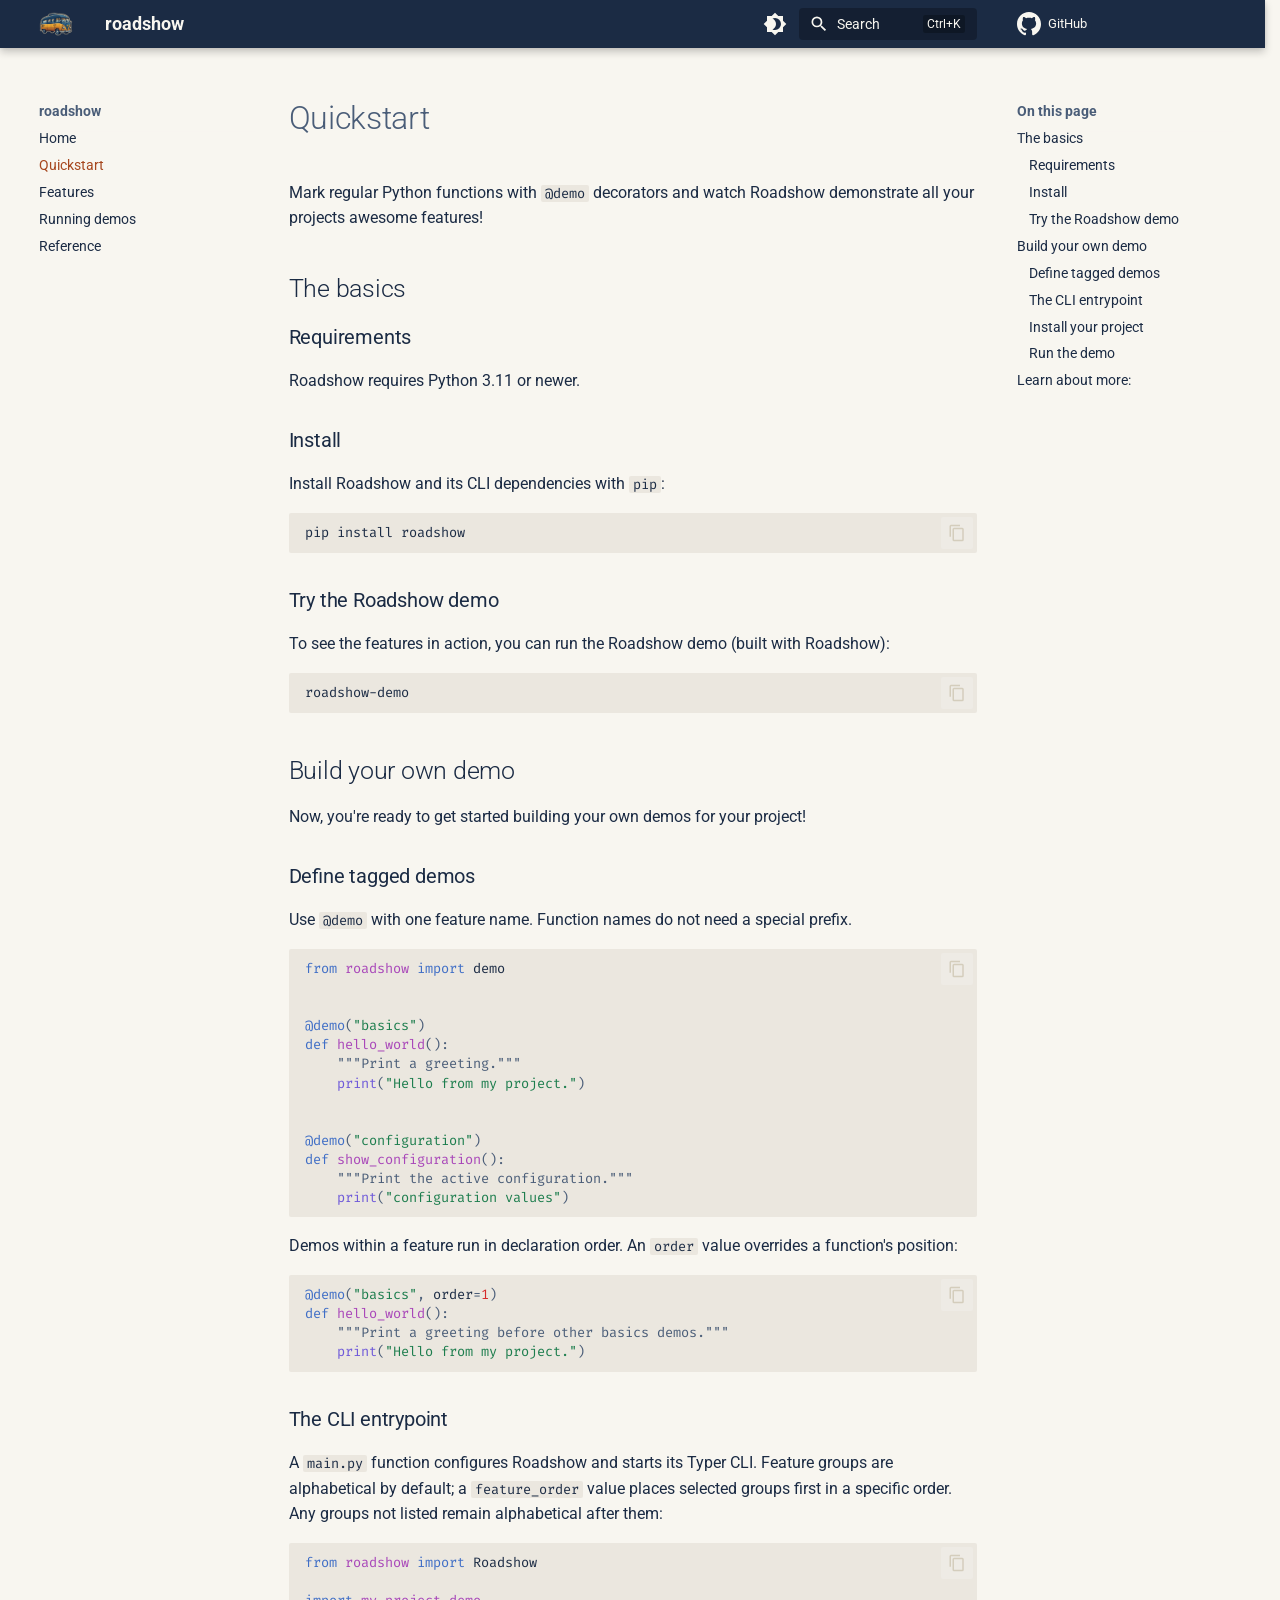
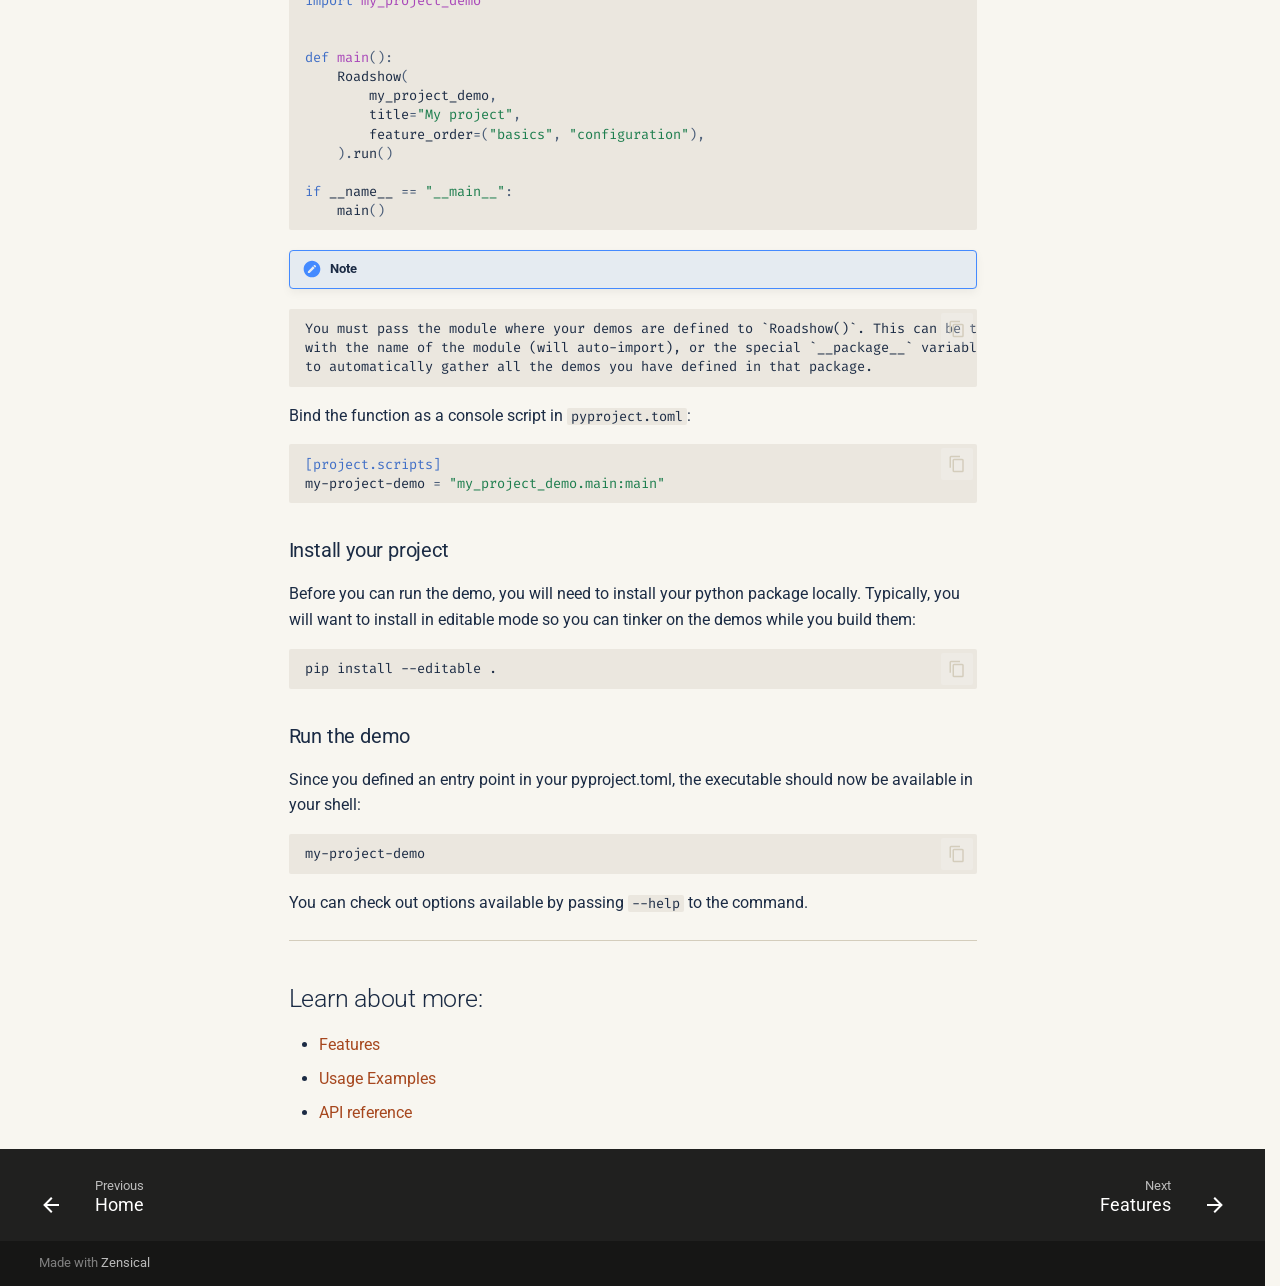
<file: quickstart/index.html>
<!doctype html>
<html lang="en" class="no-js">
  <head>
    
      <meta charset="utf-8">
      <meta name="viewport" content="width=device-width,initial-scale=1">
      
      
      
        <link rel="canonical" href="http://dusktreader.github.io/roadshow/quickstart/">
      
      
      
        <link rel="prev" href="./..">
      
      
        <link rel="next" href="../features/">
      
      
        
      
      
      <link rel="icon" href="../static/roadshow-icon.png">
      <meta name="generator" content="zensical-0.1.0">
    
    
      
        <title>Quickstart - roadshow</title>
      
    
    
      
        
      
      <link rel="stylesheet" href="../assets/stylesheets/classic/main.94dd801d.min.css">
      
        
          
        
        <link rel="stylesheet" href="../assets/stylesheets/classic/palette.813d4b3f.min.css">
      
      


    
    
      
    
    
      
        
        
        <link rel="preconnect" href="https://fonts.gstatic.com" crossorigin>
        <link rel="stylesheet" href="https://fonts.googleapis.com/css?family=Roboto:300,300i,400,400i,500,500i,700,700i%7CFira+Code:400,400i,700,700i&amp;display=fallback">
        <style>:root{--md-text-font:"Roboto";--md-code-font:"Fira Code"}</style>
      
    
    
      <link rel="stylesheet" href="../static/roadshow-theme.css">
    
    <script>__md_scope=new URL("..",location),__md_scope.pathname.endsWith("/")||(__md_scope=new URL(__md_scope.pathname+"/",location)),__md_hash=e=>[...e].reduce(((e,t)=>(e<<5)-e+t.charCodeAt(0)),0),__md_get=(e,t=localStorage,_=__md_scope)=>JSON.parse(t.getItem(_.pathname+"."+e)),__md_set=(e,t,_=localStorage,a=__md_scope)=>{try{_.setItem(a.pathname+"."+e,JSON.stringify(t))}catch(e){}},document.documentElement.setAttribute("data-platform",navigator.platform)</script>
    
      

    
    
  </head>
  
  
    
    
      
    
    
    
    
    <body dir="ltr" data-md-color-scheme="default" data-md-color-primary="custom" data-md-color-accent="custom">
  
    
    <input class="md-toggle" data-md-toggle="drawer" type="checkbox" id="__drawer" autocomplete="off">
    <input class="md-toggle" data-md-toggle="search" type="checkbox" id="__search" autocomplete="off">
    <label class="md-overlay" for="__drawer" aria-hidden="true"></label>
    <div data-md-component="skip">
      <a href="#__skip" class="md-skip">
        Skip to content
      </a>
    </div>
    <div data-md-component="announce">
      
    </div>
    
    
      

  

<header class="md-header md-header--shadow" data-md-component="header">
  <nav class="md-header__inner md-grid" aria-label="Header">
    <a href="./.." title="roadshow" class="md-header__button md-logo" aria-label="roadshow" data-md-component="logo">
      
  <img src="../static/roadshow-icon.png" alt="roadshow">

    </a>
    <label class="md-header__button md-icon" for="__drawer">
      
      <svg xmlns="http://www.w3.org/2000/svg" viewBox="0 0 24 24"><path d="M3 6h18v2H3zm0 5h18v2H3zm0 5h18v2H3z"/></svg>
      <span class="md-visually-hidden">Navigation</span>
    </label>
    <div class="md-header__title" data-md-component="header-title">
      <div class="md-header__ellipsis">
        <div class="md-header__topic">
          <span class="md-ellipsis">
            roadshow
          </span>
        </div>
        <div class="md-header__topic" data-md-component="header-topic">
          <span class="md-ellipsis">
            
              Quickstart
            
          </span>
        </div>
      </div>
    </div>
    
      
        <form class="md-header__option" data-md-component="palette">
  
    
    
    
    <input class="md-option" data-md-color-media="(prefers-color-scheme: light)" data-md-color-scheme="default" data-md-color-primary="custom" data-md-color-accent="custom"  aria-label="Switch to dark mode"  type="radio" name="__palette" id="__palette_0">
    
      <label class="md-header__button md-icon" title="Switch to dark mode" for="__palette_1" hidden>
        <svg xmlns="http://www.w3.org/2000/svg" viewBox="0 0 24 24"><path d="M12 18c-.89 0-1.74-.2-2.5-.55C11.56 16.5 13 14.42 13 12s-1.44-4.5-3.5-5.45C10.26 6.2 11.11 6 12 6a6 6 0 0 1 6 6 6 6 0 0 1-6 6m8-9.31V4h-4.69L12 .69 8.69 4H4v4.69L.69 12 4 15.31V20h4.69L12 23.31 15.31 20H20v-4.69L23.31 12z"/></svg>
      </label>
    
  
    
    
    
    <input class="md-option" data-md-color-media="(prefers-color-scheme: dark)" data-md-color-scheme="slate" data-md-color-primary="custom" data-md-color-accent="custom"  aria-label="Switch to light mode"  type="radio" name="__palette" id="__palette_1">
    
      <label class="md-header__button md-icon" title="Switch to light mode" for="__palette_0" hidden>
        <svg xmlns="http://www.w3.org/2000/svg" viewBox="0 0 24 24"><path d="M12 8a4 4 0 0 0-4 4 4 4 0 0 0 4 4 4 4 0 0 0 4-4 4 4 0 0 0-4-4m0 10a6 6 0 0 1-6-6 6 6 0 0 1 6-6 6 6 0 0 1 6 6 6 6 0 0 1-6 6m8-9.31V4h-4.69L12 .69 8.69 4H4v4.69L.69 12 4 15.31V20h4.69L12 23.31 15.31 20H20v-4.69L23.31 12z"/></svg>
      </label>
    
  
</form>
      
    
    
      <script>var palette=__md_get("__palette");if(palette&&palette.color){if("(prefers-color-scheme)"===palette.color.media){var media=matchMedia("(prefers-color-scheme: light)"),input=document.querySelector(media.matches?"[data-md-color-media='(prefers-color-scheme: light)']":"[data-md-color-media='(prefers-color-scheme: dark)']");palette.color.media=input.getAttribute("data-md-color-media"),palette.color.scheme=input.getAttribute("data-md-color-scheme"),palette.color.primary=input.getAttribute("data-md-color-primary"),palette.color.accent=input.getAttribute("data-md-color-accent")}for(var[key,value]of Object.entries(palette.color))document.body.setAttribute("data-md-color-"+key,value)}</script>
    
    
    
      
      
        <label class="md-header__button md-icon" for="__search">
          
          <svg xmlns="http://www.w3.org/2000/svg" viewBox="0 0 24 24"><path d="M9.5 3A6.5 6.5 0 0 1 16 9.5c0 1.61-.59 3.09-1.56 4.23l.27.27h.79l5 5-1.5 1.5-5-5v-.79l-.27-.27A6.52 6.52 0 0 1 9.5 16 6.5 6.5 0 0 1 3 9.5 6.5 6.5 0 0 1 9.5 3m0 2C7 5 5 7 5 9.5S7 14 9.5 14 14 12 14 9.5 12 5 9.5 5"/></svg>
          <span class="md-visually-hidden">Search</span>
        </label>
        <div class="md-search" data-md-component="search" role="dialog" aria-label="Search">
  <button type="button" class="md-search__button">
    Search
  </button>
</div>
      
    
    <div class="md-header__source">
      
        <a href="https://github.com/dusktreader/roadshow" title="Go to repository" class="md-source" data-md-component="source">
  <div class="md-source__icon md-icon">
    
    <svg xmlns="http://www.w3.org/2000/svg" viewBox="0 0 512 512"><!--! Font Awesome Free 7.3.1 by @fontawesome - https://fontawesome.com License - https://fontawesome.com/license/free (Icons: CC BY 4.0, Fonts: SIL OFL 1.1, Code: MIT License) Copyright 2026 Fonticons, Inc.--><path fill="currentColor" d="M216.5 362.5c-66-8-112.5-55.5-112.5-117 0-25 9-52 24-70-6.5-16.5-5.5-51.5 2-66 20-2.5 47 8 63 22.5 19-6 39-9 63.5-9s44.5 3 62.5 8.5c15.5-14 43-24.5 63-22 7 13.5 8 48.5 1.5 65.5 16 19 24.5 44.5 24.5 70.5 0 61.5-46.5 108-113.5 116.5 17 11 28.5 35 28.5 62.5v52c0 15 12.5 23.5 27.5 17.5C441 459.5 512 369 512 257 512 115.5 397 0 255.5 0S0 115.5 0 257c0 111 70.5 203 165.5 237.5 13.5 5 26.5-4 26.5-17.5v-40c-7 3-16 5-24 5-33 0-52.5-18-66.5-51.5-5.5-13.5-11.5-21.5-23-23-6-.5-8-3-8-6 0-6 10-10.5 20-10.5 14.5 0 27 9 40 27.5 10 14.5 20.5 21 33 21s20.5-4.5 32-16c8.5-8.5 15-16 21-21"/></svg>
  </div>
  <div class="md-source__repository">
    GitHub
  </div>
</a>
      
    </div>
  </nav>
  
</header>
    
    <div class="md-container" data-md-component="container">
      
      
        
          
        
      
      <main class="md-main" data-md-component="main">
        <div class="md-main__inner md-grid">
          
            
              
              <div class="md-sidebar md-sidebar--primary" data-md-component="sidebar" data-md-type="navigation" >
                <div class="md-sidebar__scrollwrap">
                  <div class="md-sidebar__inner">
                    



<nav class="md-nav md-nav--primary" aria-label="Navigation" data-md-level="0">
  <label class="md-nav__title" for="__drawer">
    <a href="./.." title="roadshow" class="md-nav__button md-logo" aria-label="roadshow" data-md-component="logo">
      
  <img src="../static/roadshow-icon.png" alt="roadshow">

    </a>
    roadshow
  </label>
  
    <div class="md-nav__source">
      <a href="https://github.com/dusktreader/roadshow" title="Go to repository" class="md-source" data-md-component="source">
  <div class="md-source__icon md-icon">
    
    <svg xmlns="http://www.w3.org/2000/svg" viewBox="0 0 512 512"><!--! Font Awesome Free 7.3.1 by @fontawesome - https://fontawesome.com License - https://fontawesome.com/license/free (Icons: CC BY 4.0, Fonts: SIL OFL 1.1, Code: MIT License) Copyright 2026 Fonticons, Inc.--><path fill="currentColor" d="M216.5 362.5c-66-8-112.5-55.5-112.5-117 0-25 9-52 24-70-6.5-16.5-5.5-51.5 2-66 20-2.5 47 8 63 22.5 19-6 39-9 63.5-9s44.5 3 62.5 8.5c15.5-14 43-24.5 63-22 7 13.5 8 48.5 1.5 65.5 16 19 24.5 44.5 24.5 70.5 0 61.5-46.5 108-113.5 116.5 17 11 28.5 35 28.5 62.5v52c0 15 12.5 23.5 27.5 17.5C441 459.5 512 369 512 257 512 115.5 397 0 255.5 0S0 115.5 0 257c0 111 70.5 203 165.5 237.5 13.5 5 26.5-4 26.5-17.5v-40c-7 3-16 5-24 5-33 0-52.5-18-66.5-51.5-5.5-13.5-11.5-21.5-23-23-6-.5-8-3-8-6 0-6 10-10.5 20-10.5 14.5 0 27 9 40 27.5 10 14.5 20.5 21 33 21s20.5-4.5 32-16c8.5-8.5 15-16 21-21"/></svg>
  </div>
  <div class="md-source__repository">
    GitHub
  </div>
</a>
    </div>
  
  <ul class="md-nav__list" data-md-scrollfix>
    
      
      
  
  
  
  
    <li class="md-nav__item">
      <a href="./.." class="md-nav__link">
        
  
  
  <span class="md-ellipsis">
    
  
  Home

    
  </span>
  
  

      </a>
    </li>
  

    
      
      
  
  
    
  
  
  
    <li class="md-nav__item md-nav__item--active">
      
      
        <input class="md-nav__toggle md-toggle" type="checkbox" id="__toc">
      
      
      
        
      
      
        <label class="md-nav__link md-nav__link--active" for="__toc">
          
  
  
  <span class="md-ellipsis">
    
  
  Quickstart

    
  </span>
  
  

          <span class="md-nav__icon md-icon"></span>
        </label>
      
      <a href="././" class="md-nav__link md-nav__link--active">
        
  
  
  <span class="md-ellipsis">
    
  
  Quickstart

    
  </span>
  
  

      </a>
      
        


<nav class="md-nav md-nav--secondary" aria-label="On this page">
  
  
  
    
  
  
    <label class="md-nav__title" for="__toc">
      <span class="md-nav__icon md-icon"></span>
      On this page
    </label>
    <ul class="md-nav__list" data-md-component="toc" data-md-scrollfix>
      
        <li class="md-nav__item">
  <a href="#the-basics" class="md-nav__link">
    <span class="md-ellipsis">
      <span class="md-typeset">
        The basics
      </span>
    </span>
  </a>
  
    <nav class="md-nav" aria-label="The basics">
      <ul class="md-nav__list">
        
          <li class="md-nav__item">
  <a href="#requirements" class="md-nav__link">
    <span class="md-ellipsis">
      <span class="md-typeset">
        Requirements
      </span>
    </span>
  </a>
  
</li>
        
          <li class="md-nav__item">
  <a href="#install" class="md-nav__link">
    <span class="md-ellipsis">
      <span class="md-typeset">
        Install
      </span>
    </span>
  </a>
  
</li>
        
          <li class="md-nav__item">
  <a href="#try-the-roadshow-demo" class="md-nav__link">
    <span class="md-ellipsis">
      <span class="md-typeset">
        Try the Roadshow demo
      </span>
    </span>
  </a>
  
</li>
        
      </ul>
    </nav>
  
</li>
      
        <li class="md-nav__item">
  <a href="#build-your-own-demo" class="md-nav__link">
    <span class="md-ellipsis">
      <span class="md-typeset">
        Build your own demo
      </span>
    </span>
  </a>
  
    <nav class="md-nav" aria-label="Build your own demo">
      <ul class="md-nav__list">
        
          <li class="md-nav__item">
  <a href="#define-tagged-demos" class="md-nav__link">
    <span class="md-ellipsis">
      <span class="md-typeset">
        Define tagged demos
      </span>
    </span>
  </a>
  
</li>
        
          <li class="md-nav__item">
  <a href="#the-cli-entrypoint" class="md-nav__link">
    <span class="md-ellipsis">
      <span class="md-typeset">
        The CLI entrypoint
      </span>
    </span>
  </a>
  
</li>
        
          <li class="md-nav__item">
  <a href="#install-your-project" class="md-nav__link">
    <span class="md-ellipsis">
      <span class="md-typeset">
        Install your project
      </span>
    </span>
  </a>
  
</li>
        
          <li class="md-nav__item">
  <a href="#run-the-demo" class="md-nav__link">
    <span class="md-ellipsis">
      <span class="md-typeset">
        Run the demo
      </span>
    </span>
  </a>
  
</li>
        
      </ul>
    </nav>
  
</li>
      
        <li class="md-nav__item">
  <a href="#learn-about-more" class="md-nav__link">
    <span class="md-ellipsis">
      <span class="md-typeset">
        Learn about more:
      </span>
    </span>
  </a>
  
</li>
      
    </ul>
  
</nav>
      
    </li>
  

    
      
      
  
  
  
  
    <li class="md-nav__item">
      <a href="../features/" class="md-nav__link">
        
  
  
  <span class="md-ellipsis">
    
  
  Features

    
  </span>
  
  

      </a>
    </li>
  

    
      
      
  
  
  
  
    <li class="md-nav__item">
      <a href="../running/" class="md-nav__link">
        
  
  
  <span class="md-ellipsis">
    
  
  Running demos

    
  </span>
  
  

      </a>
    </li>
  

    
      
      
  
  
  
  
    <li class="md-nav__item">
      <a href="../reference/" class="md-nav__link">
        
  
  
  <span class="md-ellipsis">
    
  
  Reference

    
  </span>
  
  

      </a>
    </li>
  

    
  </ul>
</nav>
                  </div>
                </div>
              </div>
            
            
              
              <div class="md-sidebar md-sidebar--secondary" data-md-component="sidebar" data-md-type="toc" >
                <div class="md-sidebar__scrollwrap">
                  
                  <div class="md-sidebar__inner">
                    


<nav class="md-nav md-nav--secondary" aria-label="On this page">
  
  
  
    
  
  
    <label class="md-nav__title" for="__toc">
      <span class="md-nav__icon md-icon"></span>
      On this page
    </label>
    <ul class="md-nav__list" data-md-component="toc" data-md-scrollfix>
      
        <li class="md-nav__item">
  <a href="#the-basics" class="md-nav__link">
    <span class="md-ellipsis">
      <span class="md-typeset">
        The basics
      </span>
    </span>
  </a>
  
    <nav class="md-nav" aria-label="The basics">
      <ul class="md-nav__list">
        
          <li class="md-nav__item">
  <a href="#requirements" class="md-nav__link">
    <span class="md-ellipsis">
      <span class="md-typeset">
        Requirements
      </span>
    </span>
  </a>
  
</li>
        
          <li class="md-nav__item">
  <a href="#install" class="md-nav__link">
    <span class="md-ellipsis">
      <span class="md-typeset">
        Install
      </span>
    </span>
  </a>
  
</li>
        
          <li class="md-nav__item">
  <a href="#try-the-roadshow-demo" class="md-nav__link">
    <span class="md-ellipsis">
      <span class="md-typeset">
        Try the Roadshow demo
      </span>
    </span>
  </a>
  
</li>
        
      </ul>
    </nav>
  
</li>
      
        <li class="md-nav__item">
  <a href="#build-your-own-demo" class="md-nav__link">
    <span class="md-ellipsis">
      <span class="md-typeset">
        Build your own demo
      </span>
    </span>
  </a>
  
    <nav class="md-nav" aria-label="Build your own demo">
      <ul class="md-nav__list">
        
          <li class="md-nav__item">
  <a href="#define-tagged-demos" class="md-nav__link">
    <span class="md-ellipsis">
      <span class="md-typeset">
        Define tagged demos
      </span>
    </span>
  </a>
  
</li>
        
          <li class="md-nav__item">
  <a href="#the-cli-entrypoint" class="md-nav__link">
    <span class="md-ellipsis">
      <span class="md-typeset">
        The CLI entrypoint
      </span>
    </span>
  </a>
  
</li>
        
          <li class="md-nav__item">
  <a href="#install-your-project" class="md-nav__link">
    <span class="md-ellipsis">
      <span class="md-typeset">
        Install your project
      </span>
    </span>
  </a>
  
</li>
        
          <li class="md-nav__item">
  <a href="#run-the-demo" class="md-nav__link">
    <span class="md-ellipsis">
      <span class="md-typeset">
        Run the demo
      </span>
    </span>
  </a>
  
</li>
        
      </ul>
    </nav>
  
</li>
      
        <li class="md-nav__item">
  <a href="#learn-about-more" class="md-nav__link">
    <span class="md-ellipsis">
      <span class="md-typeset">
        Learn about more:
      </span>
    </span>
  </a>
  
</li>
      
    </ul>
  
</nav>
                  </div>
                </div>
              </div>
            
          
          
            <div class="md-content" data-md-component="content">
              
              <article class="md-content__inner md-typeset">
                <a id="__skip" tabindex="-1"></a>
                
                  

  
  


<h1 id="quickstart">Quickstart</h1>
<p>Mark regular Python functions with <code>@demo</code> decorators and watch Roadshow demonstrate all your projects awesome features!</p>
<h2 id="the-basics">The basics</h2>
<h3 id="requirements">Requirements</h3>
<p>Roadshow requires Python 3.11 or newer.</p>
<h3 id="install">Install</h3>
<p>Install Roadshow and its CLI dependencies with <code>pip</code>:</p>
<div class="language-shell highlight"><pre><span></span><code><span id="__span-0-1"><a id="__codelineno-0-1" name="__codelineno-0-1" href="#__codelineno-0-1"></a>pip<span class="w"> </span>install<span class="w"> </span>roadshow
</span></code></pre></div>
<h3 id="try-the-roadshow-demo">Try the Roadshow demo</h3>
<p>To see the features in action, you can run the Roadshow demo (built with Roadshow):</p>
<div class="language-shell highlight"><pre><span></span><code><span id="__span-1-1"><a id="__codelineno-1-1" name="__codelineno-1-1" href="#__codelineno-1-1"></a>roadshow-demo
</span></code></pre></div>
<h2 id="build-your-own-demo">Build your own demo</h2>
<p>Now, you're ready to get started building your own demos for your project!</p>
<h3 id="define-tagged-demos">Define tagged demos</h3>
<p>Use <code>@demo</code> with one feature name. Function names do not need a special prefix.</p>
<div class="language-python highlight"><pre><span></span><code><span id="__span-2-1"><a id="__codelineno-2-1" name="__codelineno-2-1" href="#__codelineno-2-1"></a><span class="kn">from</span><span class="w"> </span><span class="nn">roadshow</span><span class="w"> </span><span class="kn">import</span> <span class="n">demo</span>
</span><span id="__span-2-2"><a id="__codelineno-2-2" name="__codelineno-2-2" href="#__codelineno-2-2"></a>
</span><span id="__span-2-3"><a id="__codelineno-2-3" name="__codelineno-2-3" href="#__codelineno-2-3"></a>
</span><span id="__span-2-4"><a id="__codelineno-2-4" name="__codelineno-2-4" href="#__codelineno-2-4"></a><span class="nd">@demo</span><span class="p">(</span><span class="s2">"basics"</span><span class="p">)</span>
</span><span id="__span-2-5"><a id="__codelineno-2-5" name="__codelineno-2-5" href="#__codelineno-2-5"></a><span class="k">def</span><span class="w"> </span><span class="nf">hello_world</span><span class="p">():</span>
</span><span id="__span-2-6"><a id="__codelineno-2-6" name="__codelineno-2-6" href="#__codelineno-2-6"></a><span class="w">    </span><span class="sd">"""Print a greeting."""</span>
</span><span id="__span-2-7"><a id="__codelineno-2-7" name="__codelineno-2-7" href="#__codelineno-2-7"></a>    <span class="nb">print</span><span class="p">(</span><span class="s2">"Hello from my project."</span><span class="p">)</span>
</span><span id="__span-2-8"><a id="__codelineno-2-8" name="__codelineno-2-8" href="#__codelineno-2-8"></a>
</span><span id="__span-2-9"><a id="__codelineno-2-9" name="__codelineno-2-9" href="#__codelineno-2-9"></a>
</span><span id="__span-2-10"><a id="__codelineno-2-10" name="__codelineno-2-10" href="#__codelineno-2-10"></a><span class="nd">@demo</span><span class="p">(</span><span class="s2">"configuration"</span><span class="p">)</span>
</span><span id="__span-2-11"><a id="__codelineno-2-11" name="__codelineno-2-11" href="#__codelineno-2-11"></a><span class="k">def</span><span class="w"> </span><span class="nf">show_configuration</span><span class="p">():</span>
</span><span id="__span-2-12"><a id="__codelineno-2-12" name="__codelineno-2-12" href="#__codelineno-2-12"></a><span class="w">    </span><span class="sd">"""Print the active configuration."""</span>
</span><span id="__span-2-13"><a id="__codelineno-2-13" name="__codelineno-2-13" href="#__codelineno-2-13"></a>    <span class="nb">print</span><span class="p">(</span><span class="s2">"configuration values"</span><span class="p">)</span>
</span></code></pre></div>
<p>Demos within a feature run in declaration order. An <code>order</code> value overrides a function's position:</p>
<div class="language-python highlight"><pre><span></span><code><span id="__span-3-1"><a id="__codelineno-3-1" name="__codelineno-3-1" href="#__codelineno-3-1"></a><span class="nd">@demo</span><span class="p">(</span><span class="s2">"basics"</span><span class="p">,</span> <span class="n">order</span><span class="o">=</span><span class="mi">1</span><span class="p">)</span>
</span><span id="__span-3-2"><a id="__codelineno-3-2" name="__codelineno-3-2" href="#__codelineno-3-2"></a><span class="k">def</span><span class="w"> </span><span class="nf">hello_world</span><span class="p">():</span>
</span><span id="__span-3-3"><a id="__codelineno-3-3" name="__codelineno-3-3" href="#__codelineno-3-3"></a><span class="w">    </span><span class="sd">"""Print a greeting before other basics demos."""</span>
</span><span id="__span-3-4"><a id="__codelineno-3-4" name="__codelineno-3-4" href="#__codelineno-3-4"></a>    <span class="nb">print</span><span class="p">(</span><span class="s2">"Hello from my project."</span><span class="p">)</span>
</span></code></pre></div>
<h3 id="the-cli-entrypoint">The CLI entrypoint</h3>
<p>A <code>main.py</code> function configures Roadshow and starts its Typer CLI. Feature groups are alphabetical by default; a <code>feature_order</code> value places selected groups first in a specific order. Any groups not listed remain alphabetical after them:</p>
<div class="language-python highlight"><pre><span></span><code><span id="__span-4-1"><a id="__codelineno-4-1" name="__codelineno-4-1" href="#__codelineno-4-1"></a><span class="kn">from</span><span class="w"> </span><span class="nn">roadshow</span><span class="w"> </span><span class="kn">import</span> <span class="n">Roadshow</span>
</span><span id="__span-4-2"><a id="__codelineno-4-2" name="__codelineno-4-2" href="#__codelineno-4-2"></a>
</span><span id="__span-4-3"><a id="__codelineno-4-3" name="__codelineno-4-3" href="#__codelineno-4-3"></a><span class="kn">import</span><span class="w"> </span><span class="nn">my_project_demo</span>
</span><span id="__span-4-4"><a id="__codelineno-4-4" name="__codelineno-4-4" href="#__codelineno-4-4"></a>
</span><span id="__span-4-5"><a id="__codelineno-4-5" name="__codelineno-4-5" href="#__codelineno-4-5"></a>
</span><span id="__span-4-6"><a id="__codelineno-4-6" name="__codelineno-4-6" href="#__codelineno-4-6"></a><span class="k">def</span><span class="w"> </span><span class="nf">main</span><span class="p">():</span>
</span><span id="__span-4-7"><a id="__codelineno-4-7" name="__codelineno-4-7" href="#__codelineno-4-7"></a>    <span class="n">Roadshow</span><span class="p">(</span>
</span><span id="__span-4-8"><a id="__codelineno-4-8" name="__codelineno-4-8" href="#__codelineno-4-8"></a>        <span class="n">my_project_demo</span><span class="p">,</span>
</span><span id="__span-4-9"><a id="__codelineno-4-9" name="__codelineno-4-9" href="#__codelineno-4-9"></a>        <span class="n">title</span><span class="o">=</span><span class="s2">"My project"</span><span class="p">,</span>
</span><span id="__span-4-10"><a id="__codelineno-4-10" name="__codelineno-4-10" href="#__codelineno-4-10"></a>        <span class="n">feature_order</span><span class="o">=</span><span class="p">(</span><span class="s2">"basics"</span><span class="p">,</span> <span class="s2">"configuration"</span><span class="p">),</span>
</span><span id="__span-4-11"><a id="__codelineno-4-11" name="__codelineno-4-11" href="#__codelineno-4-11"></a>    <span class="p">)</span><span class="o">.</span><span class="n">run</span><span class="p">()</span>
</span><span id="__span-4-12"><a id="__codelineno-4-12" name="__codelineno-4-12" href="#__codelineno-4-12"></a>
</span><span id="__span-4-13"><a id="__codelineno-4-13" name="__codelineno-4-13" href="#__codelineno-4-13"></a><span class="k">if</span> <span class="vm">__name__</span> <span class="o">==</span> <span class="s2">"__main__"</span><span class="p">:</span>
</span><span id="__span-4-14"><a id="__codelineno-4-14" name="__codelineno-4-14" href="#__codelineno-4-14"></a>    <span class="n">main</span><span class="p">()</span>
</span></code></pre></div>
<div class="admonition note">
<p class="admonition-title">Note</p>
</div>
<div class="language-text highlight"><pre><span></span><code><span id="__span-5-1"><a id="__codelineno-5-1" name="__codelineno-5-1" href="#__codelineno-5-1"></a>You must pass the module where your demos are defined to `Roadshow()`. This can be the imported module, a string
</span><span id="__span-5-2"><a id="__codelineno-5-2" name="__codelineno-5-2" href="#__codelineno-5-2"></a>with the name of the module (will auto-import), or the special `__package__` variable. This will allow `Roadshow`
</span><span id="__span-5-3"><a id="__codelineno-5-3" name="__codelineno-5-3" href="#__codelineno-5-3"></a>to automatically gather all the demos you have defined in that package.
</span></code></pre></div>
<p>Bind the function as a console script in <code>pyproject.toml</code>:</p>
<div class="language-toml highlight"><pre><span></span><code><span id="__span-6-1"><a id="__codelineno-6-1" name="__codelineno-6-1" href="#__codelineno-6-1"></a><span class="k">[project.scripts]</span>
</span><span id="__span-6-2"><a id="__codelineno-6-2" name="__codelineno-6-2" href="#__codelineno-6-2"></a><span class="n">my-project-demo</span><span class="w"> </span><span class="o">=</span><span class="w"> </span><span class="s2">"my_project_demo.main:main"</span>
</span></code></pre></div>
<h3 id="install-your-project">Install your project</h3>
<p>Before you can run the demo, you will need to install your python package locally. Typically, you will want to install
in editable mode so you can tinker on the demos while you build them:</p>
<div class="language-shell highlight"><pre><span></span><code><span id="__span-7-1"><a id="__codelineno-7-1" name="__codelineno-7-1" href="#__codelineno-7-1"></a>pip<span class="w"> </span>install<span class="w"> </span>--editable<span class="w"> </span>.
</span></code></pre></div>
<h3 id="run-the-demo">Run the demo</h3>
<p>Since you defined an entry point in your pyproject.toml, the executable should now be available in your shell:</p>
<div class="language-shell highlight"><pre><span></span><code><span id="__span-8-1"><a id="__codelineno-8-1" name="__codelineno-8-1" href="#__codelineno-8-1"></a>my-project-demo
</span></code></pre></div>
<p>You can check out options available by passing <code>--help</code> to the command.</p>
<hr />
<h2 id="learn-about-more">Learn about more:</h2>
<ul>
<li><a href="../features/">Features</a></li>
<li><a href="https://github.com/dusktreader/roadshow/tree/main/examples">Usage Examples</a></li>
<li><a href="../reference/">API reference</a></li>
</ul>














                
              </article>
            </div>
          
          
<script>var target=document.getElementById(location.hash.slice(1));target&&target.name&&(target.checked=target.name.startsWith("__tabbed_"))</script>
        </div>
        
      </main>
      
        <footer class="md-footer">
  
    
      
      <nav class="md-footer__inner md-grid" aria-label="Footer" >
        
          
          <a href="./.." class="md-footer__link md-footer__link--prev" aria-label="Previous: Home">
            <div class="md-footer__button md-icon">
              
              <svg xmlns="http://www.w3.org/2000/svg" viewBox="0 0 24 24"><path d="M20 11v2H8l5.5 5.5-1.42 1.42L4.16 12l7.92-7.92L13.5 5.5 8 11z"/></svg>
            </div>
            <div class="md-footer__title">
              <span class="md-footer__direction">
                Previous
              </span>
              <div class="md-ellipsis">
                Home
              </div>
            </div>
          </a>
        
        
          
          <a href="../features/" class="md-footer__link md-footer__link--next" aria-label="Next: Features">
            <div class="md-footer__title">
              <span class="md-footer__direction">
                Next
              </span>
              <div class="md-ellipsis">
                Features
              </div>
            </div>
            <div class="md-footer__button md-icon">
              
              <svg xmlns="http://www.w3.org/2000/svg" viewBox="0 0 24 24"><path d="M4 11v2h12l-5.5 5.5 1.42 1.42L19.84 12l-7.92-7.92L10.5 5.5 16 11z"/></svg>
            </div>
          </a>
        
      </nav>
    
  
  <div class="md-footer-meta md-typeset">
    <div class="md-footer-meta__inner md-grid">
      <div class="md-copyright">
  
  
    Made with
    <a href="https://zensical.org/" target="_blank" rel="noopener">
      Zensical
    </a>
  
</div>
      
    </div>
  </div>
</footer>
      
    </div>
    <div class="md-dialog" data-md-component="dialog" role="status" aria-atomic="true">
      <div class="md-dialog__inner md-typeset"></div>
    </div>
    
    
    
      
      
      
      
        
        
      <script id="__config" type="application/json">{"annotate":null,"base":"..","features":["navigation.expand","navigation.footer","navigation.tracking","content.code.copy"],"redirect":null,"search":"../assets/javascripts/workers/search.719e0d91.min.js","tags":null,"translations":{"clipboard.copied":"Copied to clipboard","clipboard.copy":"Copy to clipboard","clipboard.error":"Could not copy to clipboard","search.result.more.one":"1 more on this page","search.result.more.other":"# more on this page","search.result.none":"No matching documents","search.result.one":"1 matching document","search.result.other":"# matching documents","search.result.placeholder":"Type to start searching","search.result.term.missing":"Missing","select.version":"Select version"},"version":null}</script>
    
    
      <script src="../assets/javascripts/bundle.d31f0ffa.min.js"></script>
      
    
  </body>
</html>
</file>
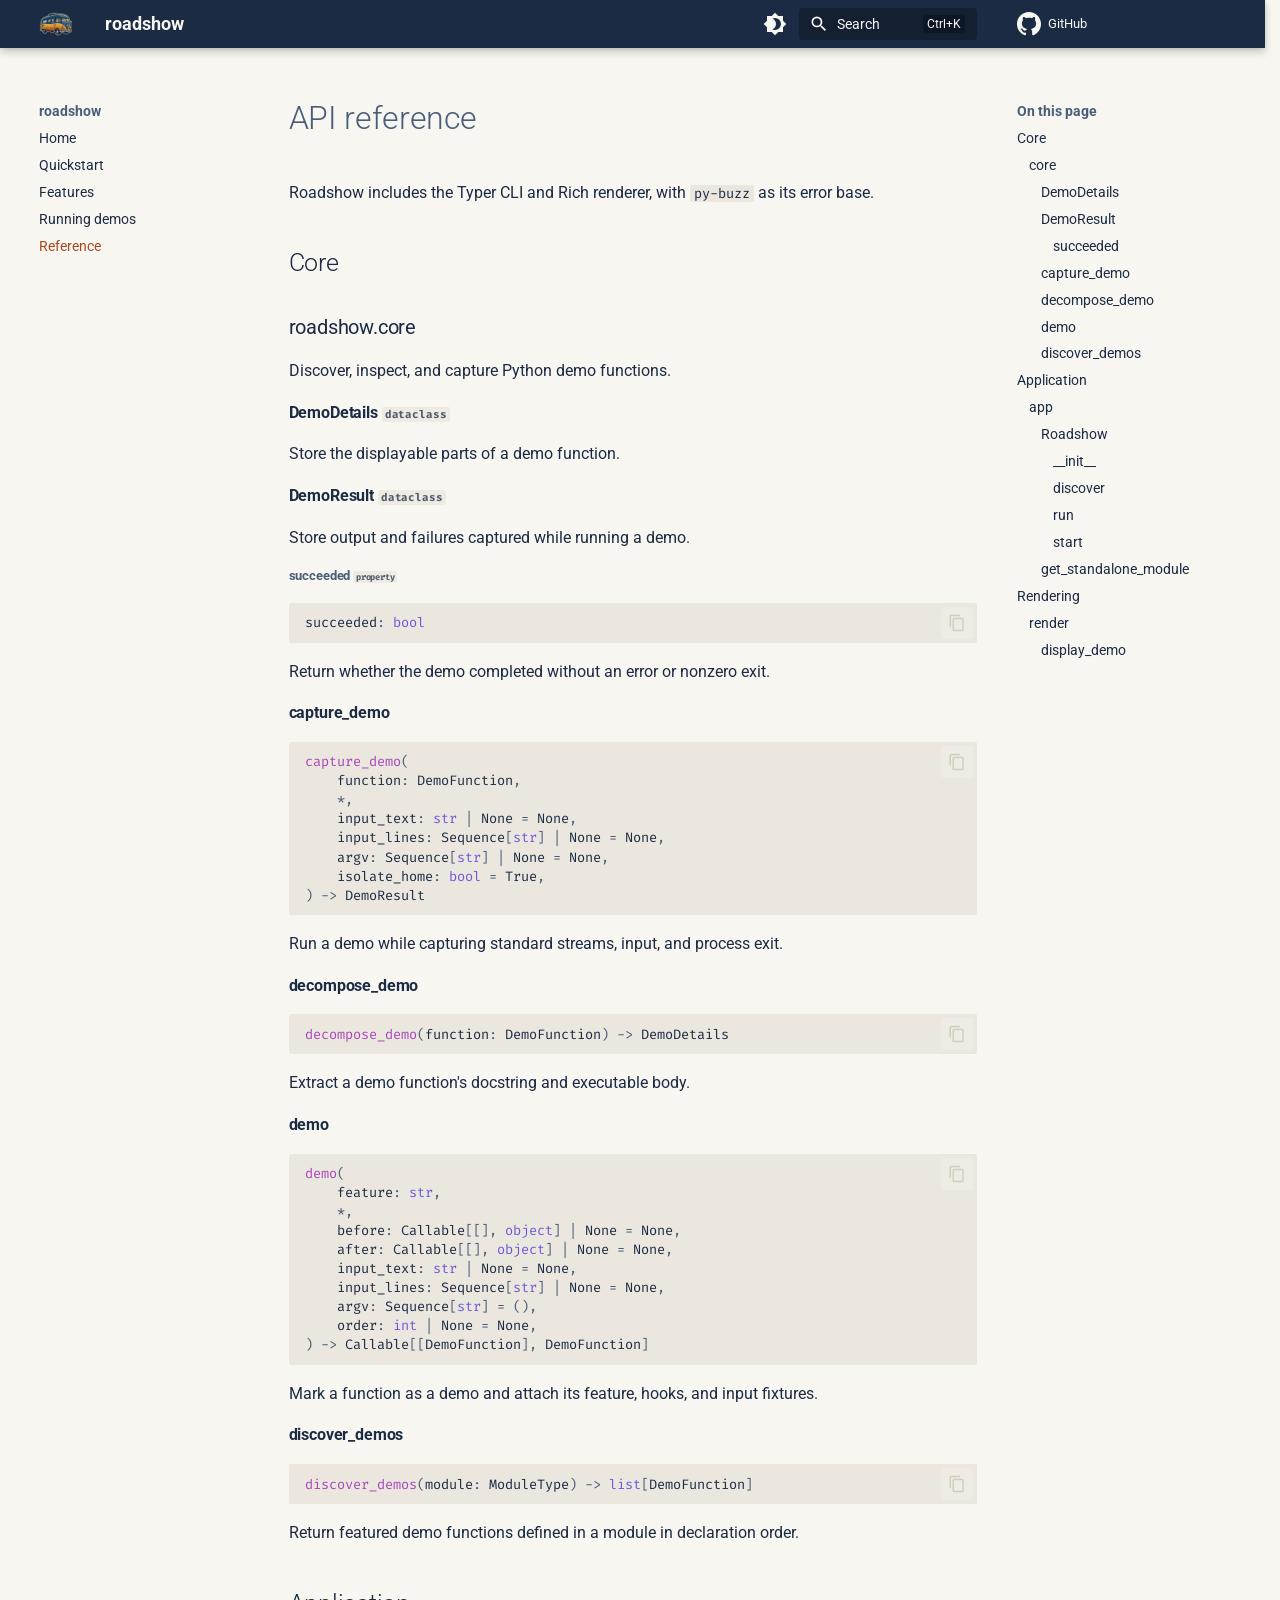
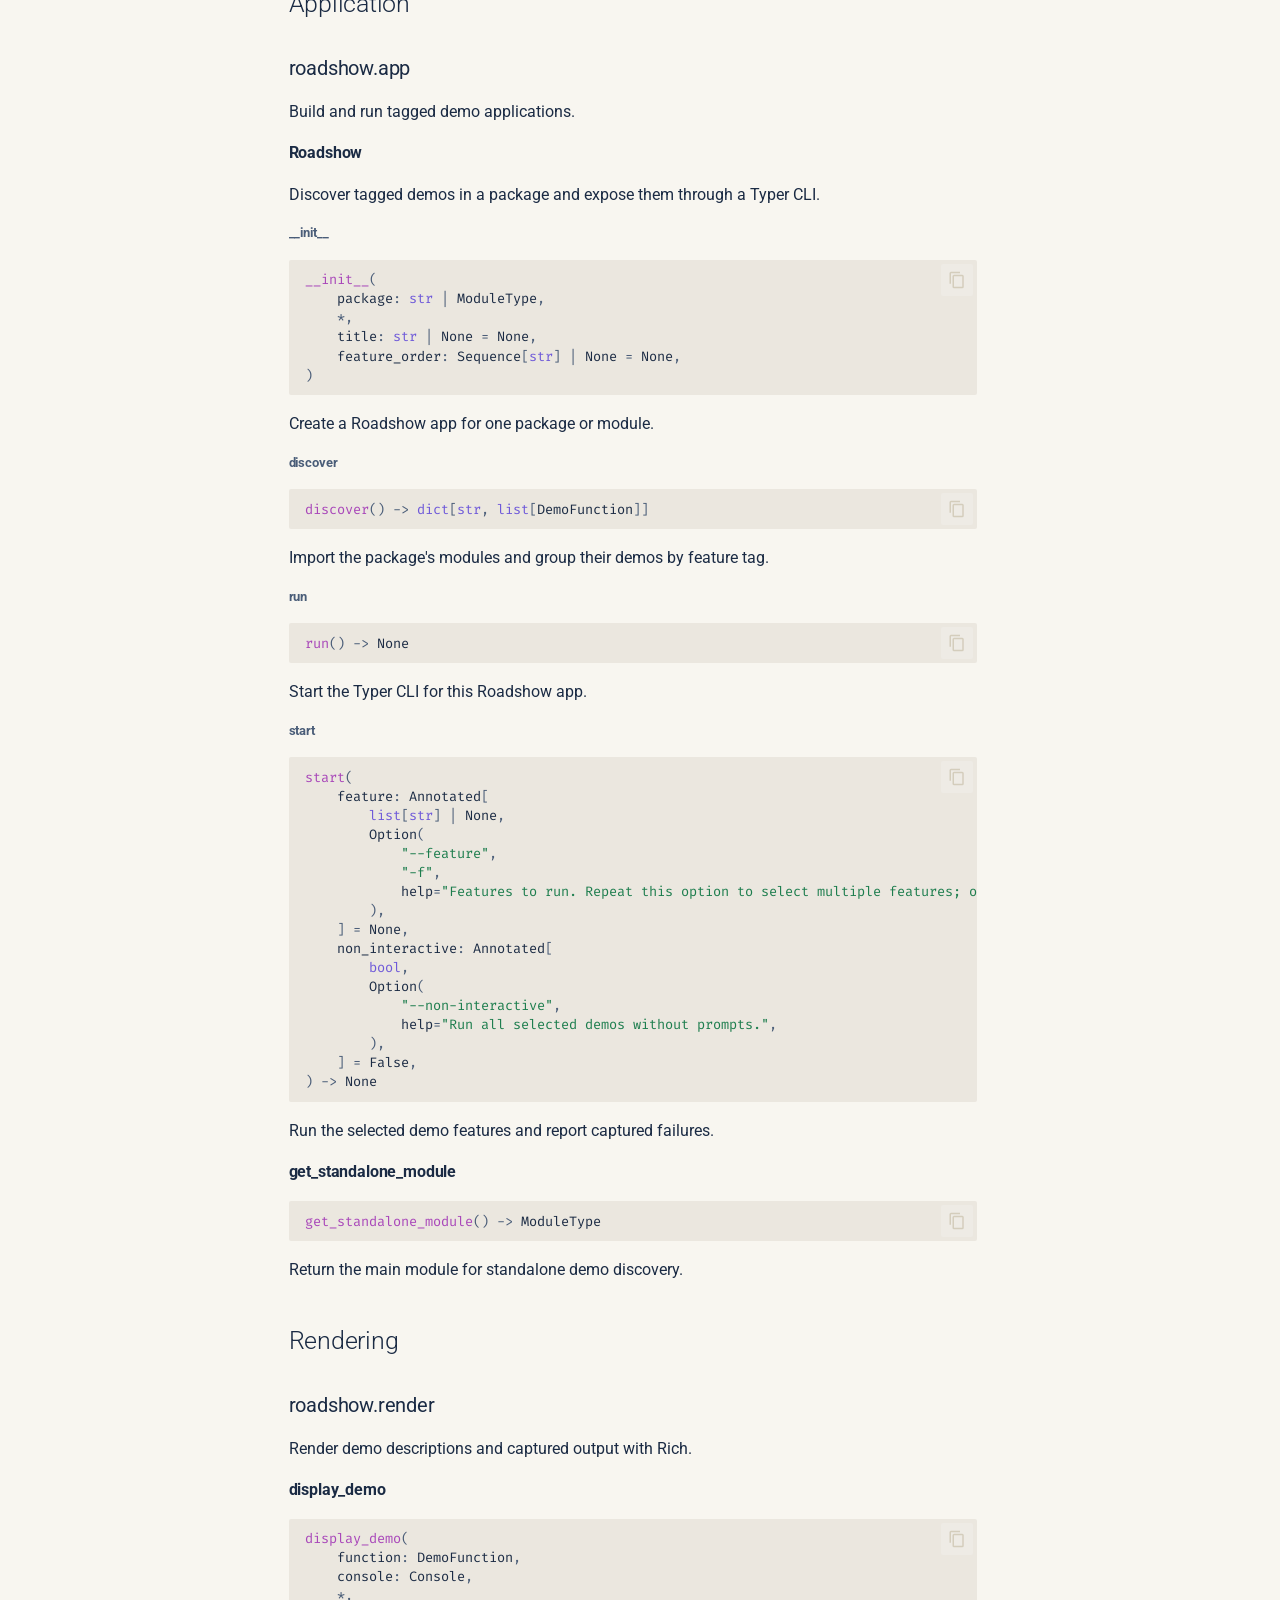
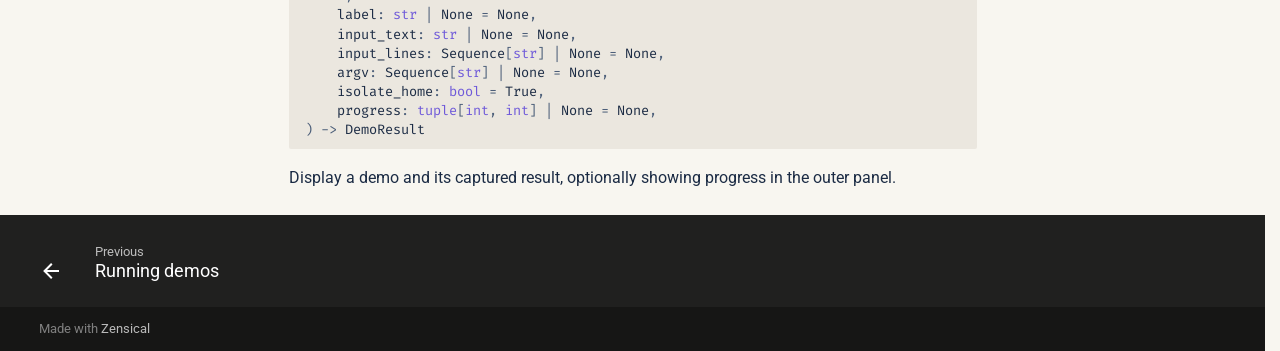
<file: reference/index.html>
<!doctype html>
<html lang="en" class="no-js">
  <head>
    
      <meta charset="utf-8">
      <meta name="viewport" content="width=device-width,initial-scale=1">
      
      
      
        <link rel="canonical" href="http://dusktreader.github.io/roadshow/reference/">
      
      
      
        <link rel="prev" href="../running/">
      
      
      
        
      
      
      <link rel="icon" href="../static/roadshow-icon.png">
      <meta name="generator" content="zensical-0.1.0">
    
    
      
        <title>Reference - roadshow</title>
      
    
    
      
        
      
      <link rel="stylesheet" href="../assets/stylesheets/classic/main.94dd801d.min.css">
      
        
          
        
        <link rel="stylesheet" href="../assets/stylesheets/classic/palette.813d4b3f.min.css">
      
      


    
    
      
    
    
      
        
        
        <link rel="preconnect" href="https://fonts.gstatic.com" crossorigin>
        <link rel="stylesheet" href="https://fonts.googleapis.com/css?family=Roboto:300,300i,400,400i,500,500i,700,700i%7CFira+Code:400,400i,700,700i&amp;display=fallback">
        <style>:root{--md-text-font:"Roboto";--md-code-font:"Fira Code"}</style>
      
    
    
      <link rel="stylesheet" href="../static/roadshow-theme.css">
    
    <script>__md_scope=new URL("..",location),__md_scope.pathname.endsWith("/")||(__md_scope=new URL(__md_scope.pathname+"/",location)),__md_hash=e=>[...e].reduce(((e,t)=>(e<<5)-e+t.charCodeAt(0)),0),__md_get=(e,t=localStorage,_=__md_scope)=>JSON.parse(t.getItem(_.pathname+"."+e)),__md_set=(e,t,_=localStorage,a=__md_scope)=>{try{_.setItem(a.pathname+"."+e,JSON.stringify(t))}catch(e){}},document.documentElement.setAttribute("data-platform",navigator.platform)</script>
    
      

    
    
  </head>
  
  
    
    
      
    
    
    
    
    <body dir="ltr" data-md-color-scheme="default" data-md-color-primary="custom" data-md-color-accent="custom">
  
    
    <input class="md-toggle" data-md-toggle="drawer" type="checkbox" id="__drawer" autocomplete="off">
    <input class="md-toggle" data-md-toggle="search" type="checkbox" id="__search" autocomplete="off">
    <label class="md-overlay" for="__drawer" aria-hidden="true"></label>
    <div data-md-component="skip">
      <a href="#__skip" class="md-skip">
        Skip to content
      </a>
    </div>
    <div data-md-component="announce">
      
    </div>
    
    
      

  

<header class="md-header md-header--shadow" data-md-component="header">
  <nav class="md-header__inner md-grid" aria-label="Header">
    <a href="./.." title="roadshow" class="md-header__button md-logo" aria-label="roadshow" data-md-component="logo">
      
  <img src="../static/roadshow-icon.png" alt="roadshow">

    </a>
    <label class="md-header__button md-icon" for="__drawer">
      
      <svg xmlns="http://www.w3.org/2000/svg" viewBox="0 0 24 24"><path d="M3 6h18v2H3zm0 5h18v2H3zm0 5h18v2H3z"/></svg>
      <span class="md-visually-hidden">Navigation</span>
    </label>
    <div class="md-header__title" data-md-component="header-title">
      <div class="md-header__ellipsis">
        <div class="md-header__topic">
          <span class="md-ellipsis">
            roadshow
          </span>
        </div>
        <div class="md-header__topic" data-md-component="header-topic">
          <span class="md-ellipsis">
            
              Reference
            
          </span>
        </div>
      </div>
    </div>
    
      
        <form class="md-header__option" data-md-component="palette">
  
    
    
    
    <input class="md-option" data-md-color-media="(prefers-color-scheme: light)" data-md-color-scheme="default" data-md-color-primary="custom" data-md-color-accent="custom"  aria-label="Switch to dark mode"  type="radio" name="__palette" id="__palette_0">
    
      <label class="md-header__button md-icon" title="Switch to dark mode" for="__palette_1" hidden>
        <svg xmlns="http://www.w3.org/2000/svg" viewBox="0 0 24 24"><path d="M12 18c-.89 0-1.74-.2-2.5-.55C11.56 16.5 13 14.42 13 12s-1.44-4.5-3.5-5.45C10.26 6.2 11.11 6 12 6a6 6 0 0 1 6 6 6 6 0 0 1-6 6m8-9.31V4h-4.69L12 .69 8.69 4H4v4.69L.69 12 4 15.31V20h4.69L12 23.31 15.31 20H20v-4.69L23.31 12z"/></svg>
      </label>
    
  
    
    
    
    <input class="md-option" data-md-color-media="(prefers-color-scheme: dark)" data-md-color-scheme="slate" data-md-color-primary="custom" data-md-color-accent="custom"  aria-label="Switch to light mode"  type="radio" name="__palette" id="__palette_1">
    
      <label class="md-header__button md-icon" title="Switch to light mode" for="__palette_0" hidden>
        <svg xmlns="http://www.w3.org/2000/svg" viewBox="0 0 24 24"><path d="M12 8a4 4 0 0 0-4 4 4 4 0 0 0 4 4 4 4 0 0 0 4-4 4 4 0 0 0-4-4m0 10a6 6 0 0 1-6-6 6 6 0 0 1 6-6 6 6 0 0 1 6 6 6 6 0 0 1-6 6m8-9.31V4h-4.69L12 .69 8.69 4H4v4.69L.69 12 4 15.31V20h4.69L12 23.31 15.31 20H20v-4.69L23.31 12z"/></svg>
      </label>
    
  
</form>
      
    
    
      <script>var palette=__md_get("__palette");if(palette&&palette.color){if("(prefers-color-scheme)"===palette.color.media){var media=matchMedia("(prefers-color-scheme: light)"),input=document.querySelector(media.matches?"[data-md-color-media='(prefers-color-scheme: light)']":"[data-md-color-media='(prefers-color-scheme: dark)']");palette.color.media=input.getAttribute("data-md-color-media"),palette.color.scheme=input.getAttribute("data-md-color-scheme"),palette.color.primary=input.getAttribute("data-md-color-primary"),palette.color.accent=input.getAttribute("data-md-color-accent")}for(var[key,value]of Object.entries(palette.color))document.body.setAttribute("data-md-color-"+key,value)}</script>
    
    
    
      
      
        <label class="md-header__button md-icon" for="__search">
          
          <svg xmlns="http://www.w3.org/2000/svg" viewBox="0 0 24 24"><path d="M9.5 3A6.5 6.5 0 0 1 16 9.5c0 1.61-.59 3.09-1.56 4.23l.27.27h.79l5 5-1.5 1.5-5-5v-.79l-.27-.27A6.52 6.52 0 0 1 9.5 16 6.5 6.5 0 0 1 3 9.5 6.5 6.5 0 0 1 9.5 3m0 2C7 5 5 7 5 9.5S7 14 9.5 14 14 12 14 9.5 12 5 9.5 5"/></svg>
          <span class="md-visually-hidden">Search</span>
        </label>
        <div class="md-search" data-md-component="search" role="dialog" aria-label="Search">
  <button type="button" class="md-search__button">
    Search
  </button>
</div>
      
    
    <div class="md-header__source">
      
        <a href="https://github.com/dusktreader/roadshow" title="Go to repository" class="md-source" data-md-component="source">
  <div class="md-source__icon md-icon">
    
    <svg xmlns="http://www.w3.org/2000/svg" viewBox="0 0 512 512"><!--! Font Awesome Free 7.3.1 by @fontawesome - https://fontawesome.com License - https://fontawesome.com/license/free (Icons: CC BY 4.0, Fonts: SIL OFL 1.1, Code: MIT License) Copyright 2026 Fonticons, Inc.--><path fill="currentColor" d="M216.5 362.5c-66-8-112.5-55.5-112.5-117 0-25 9-52 24-70-6.5-16.5-5.5-51.5 2-66 20-2.5 47 8 63 22.5 19-6 39-9 63.5-9s44.5 3 62.5 8.5c15.5-14 43-24.5 63-22 7 13.5 8 48.5 1.5 65.5 16 19 24.5 44.5 24.5 70.5 0 61.5-46.5 108-113.5 116.5 17 11 28.5 35 28.5 62.5v52c0 15 12.5 23.5 27.5 17.5C441 459.5 512 369 512 257 512 115.5 397 0 255.5 0S0 115.5 0 257c0 111 70.5 203 165.5 237.5 13.5 5 26.5-4 26.5-17.5v-40c-7 3-16 5-24 5-33 0-52.5-18-66.5-51.5-5.5-13.5-11.5-21.5-23-23-6-.5-8-3-8-6 0-6 10-10.5 20-10.5 14.5 0 27 9 40 27.5 10 14.5 20.5 21 33 21s20.5-4.5 32-16c8.5-8.5 15-16 21-21"/></svg>
  </div>
  <div class="md-source__repository">
    GitHub
  </div>
</a>
      
    </div>
  </nav>
  
</header>
    
    <div class="md-container" data-md-component="container">
      
      
        
          
        
      
      <main class="md-main" data-md-component="main">
        <div class="md-main__inner md-grid">
          
            
              
              <div class="md-sidebar md-sidebar--primary" data-md-component="sidebar" data-md-type="navigation" >
                <div class="md-sidebar__scrollwrap">
                  <div class="md-sidebar__inner">
                    



<nav class="md-nav md-nav--primary" aria-label="Navigation" data-md-level="0">
  <label class="md-nav__title" for="__drawer">
    <a href="./.." title="roadshow" class="md-nav__button md-logo" aria-label="roadshow" data-md-component="logo">
      
  <img src="../static/roadshow-icon.png" alt="roadshow">

    </a>
    roadshow
  </label>
  
    <div class="md-nav__source">
      <a href="https://github.com/dusktreader/roadshow" title="Go to repository" class="md-source" data-md-component="source">
  <div class="md-source__icon md-icon">
    
    <svg xmlns="http://www.w3.org/2000/svg" viewBox="0 0 512 512"><!--! Font Awesome Free 7.3.1 by @fontawesome - https://fontawesome.com License - https://fontawesome.com/license/free (Icons: CC BY 4.0, Fonts: SIL OFL 1.1, Code: MIT License) Copyright 2026 Fonticons, Inc.--><path fill="currentColor" d="M216.5 362.5c-66-8-112.5-55.5-112.5-117 0-25 9-52 24-70-6.5-16.5-5.5-51.5 2-66 20-2.5 47 8 63 22.5 19-6 39-9 63.5-9s44.5 3 62.5 8.5c15.5-14 43-24.5 63-22 7 13.5 8 48.5 1.5 65.5 16 19 24.5 44.5 24.5 70.5 0 61.5-46.5 108-113.5 116.5 17 11 28.5 35 28.5 62.5v52c0 15 12.5 23.5 27.5 17.5C441 459.5 512 369 512 257 512 115.5 397 0 255.5 0S0 115.5 0 257c0 111 70.5 203 165.5 237.5 13.5 5 26.5-4 26.5-17.5v-40c-7 3-16 5-24 5-33 0-52.5-18-66.5-51.5-5.5-13.5-11.5-21.5-23-23-6-.5-8-3-8-6 0-6 10-10.5 20-10.5 14.5 0 27 9 40 27.5 10 14.5 20.5 21 33 21s20.5-4.5 32-16c8.5-8.5 15-16 21-21"/></svg>
  </div>
  <div class="md-source__repository">
    GitHub
  </div>
</a>
    </div>
  
  <ul class="md-nav__list" data-md-scrollfix>
    
      
      
  
  
  
  
    <li class="md-nav__item">
      <a href="./.." class="md-nav__link">
        
  
  
  <span class="md-ellipsis">
    
  
  Home

    
  </span>
  
  

      </a>
    </li>
  

    
      
      
  
  
  
  
    <li class="md-nav__item">
      <a href="../quickstart/" class="md-nav__link">
        
  
  
  <span class="md-ellipsis">
    
  
  Quickstart

    
  </span>
  
  

      </a>
    </li>
  

    
      
      
  
  
  
  
    <li class="md-nav__item">
      <a href="../features/" class="md-nav__link">
        
  
  
  <span class="md-ellipsis">
    
  
  Features

    
  </span>
  
  

      </a>
    </li>
  

    
      
      
  
  
  
  
    <li class="md-nav__item">
      <a href="../running/" class="md-nav__link">
        
  
  
  <span class="md-ellipsis">
    
  
  Running demos

    
  </span>
  
  

      </a>
    </li>
  

    
      
      
  
  
    
  
  
  
    <li class="md-nav__item md-nav__item--active">
      
      
        <input class="md-nav__toggle md-toggle" type="checkbox" id="__toc">
      
      
      
        
      
      
        <label class="md-nav__link md-nav__link--active" for="__toc">
          
  
  
  <span class="md-ellipsis">
    
  
  Reference

    
  </span>
  
  

          <span class="md-nav__icon md-icon"></span>
        </label>
      
      <a href="././" class="md-nav__link md-nav__link--active">
        
  
  
  <span class="md-ellipsis">
    
  
  Reference

    
  </span>
  
  

      </a>
      
        


<nav class="md-nav md-nav--secondary" aria-label="On this page">
  
  
  
    
  
  
    <label class="md-nav__title" for="__toc">
      <span class="md-nav__icon md-icon"></span>
      On this page
    </label>
    <ul class="md-nav__list" data-md-component="toc" data-md-scrollfix>
      
        <li class="md-nav__item">
  <a href="#core" class="md-nav__link">
    <span class="md-ellipsis">
      <span class="md-typeset">
        Core
      </span>
    </span>
  </a>
  
    <nav class="md-nav" aria-label="Core">
      <ul class="md-nav__list">
        
          <li class="md-nav__item">
  <a href="#roadshow.core" class="md-nav__link">
    <span class="md-ellipsis">
      <span class="md-typeset">
        core
      </span>
    </span>
  </a>
  
    <nav class="md-nav" aria-label="core">
      <ul class="md-nav__list">
        
          <li class="md-nav__item">
  <a href="#roadshow.core.DemoDetails" class="md-nav__link">
    <span class="md-ellipsis">
      <span class="md-typeset">
        DemoDetails
      </span>
    </span>
  </a>
  
</li>
        
          <li class="md-nav__item">
  <a href="#roadshow.core.DemoResult" class="md-nav__link">
    <span class="md-ellipsis">
      <span class="md-typeset">
        DemoResult
      </span>
    </span>
  </a>
  
    <nav class="md-nav" aria-label="DemoResult">
      <ul class="md-nav__list">
        
          <li class="md-nav__item">
  <a href="#roadshow.core.DemoResult.succeeded" class="md-nav__link">
    <span class="md-ellipsis">
      <span class="md-typeset">
        succeeded
      </span>
    </span>
  </a>
  
</li>
        
      </ul>
    </nav>
  
</li>
        
          <li class="md-nav__item">
  <a href="#roadshow.core.capture_demo" class="md-nav__link">
    <span class="md-ellipsis">
      <span class="md-typeset">
        capture_demo
      </span>
    </span>
  </a>
  
</li>
        
          <li class="md-nav__item">
  <a href="#roadshow.core.decompose_demo" class="md-nav__link">
    <span class="md-ellipsis">
      <span class="md-typeset">
        decompose_demo
      </span>
    </span>
  </a>
  
</li>
        
          <li class="md-nav__item">
  <a href="#roadshow.core.demo" class="md-nav__link">
    <span class="md-ellipsis">
      <span class="md-typeset">
        demo
      </span>
    </span>
  </a>
  
</li>
        
          <li class="md-nav__item">
  <a href="#roadshow.core.discover_demos" class="md-nav__link">
    <span class="md-ellipsis">
      <span class="md-typeset">
        discover_demos
      </span>
    </span>
  </a>
  
</li>
        
      </ul>
    </nav>
  
</li>
        
      </ul>
    </nav>
  
</li>
      
        <li class="md-nav__item">
  <a href="#application" class="md-nav__link">
    <span class="md-ellipsis">
      <span class="md-typeset">
        Application
      </span>
    </span>
  </a>
  
    <nav class="md-nav" aria-label="Application">
      <ul class="md-nav__list">
        
          <li class="md-nav__item">
  <a href="#roadshow.app" class="md-nav__link">
    <span class="md-ellipsis">
      <span class="md-typeset">
        app
      </span>
    </span>
  </a>
  
    <nav class="md-nav" aria-label="app">
      <ul class="md-nav__list">
        
          <li class="md-nav__item">
  <a href="#roadshow.app.Roadshow" class="md-nav__link">
    <span class="md-ellipsis">
      <span class="md-typeset">
        Roadshow
      </span>
    </span>
  </a>
  
    <nav class="md-nav" aria-label="Roadshow">
      <ul class="md-nav__list">
        
          <li class="md-nav__item">
  <a href="#roadshow.app.Roadshow.__init__" class="md-nav__link">
    <span class="md-ellipsis">
      <span class="md-typeset">
        __init__
      </span>
    </span>
  </a>
  
</li>
        
          <li class="md-nav__item">
  <a href="#roadshow.app.Roadshow.discover" class="md-nav__link">
    <span class="md-ellipsis">
      <span class="md-typeset">
        discover
      </span>
    </span>
  </a>
  
</li>
        
          <li class="md-nav__item">
  <a href="#roadshow.app.Roadshow.run" class="md-nav__link">
    <span class="md-ellipsis">
      <span class="md-typeset">
        run
      </span>
    </span>
  </a>
  
</li>
        
          <li class="md-nav__item">
  <a href="#roadshow.app.Roadshow.start" class="md-nav__link">
    <span class="md-ellipsis">
      <span class="md-typeset">
        start
      </span>
    </span>
  </a>
  
</li>
        
      </ul>
    </nav>
  
</li>
        
          <li class="md-nav__item">
  <a href="#roadshow.app.get_standalone_module" class="md-nav__link">
    <span class="md-ellipsis">
      <span class="md-typeset">
        get_standalone_module
      </span>
    </span>
  </a>
  
</li>
        
      </ul>
    </nav>
  
</li>
        
      </ul>
    </nav>
  
</li>
      
        <li class="md-nav__item">
  <a href="#rendering" class="md-nav__link">
    <span class="md-ellipsis">
      <span class="md-typeset">
        Rendering
      </span>
    </span>
  </a>
  
    <nav class="md-nav" aria-label="Rendering">
      <ul class="md-nav__list">
        
          <li class="md-nav__item">
  <a href="#roadshow.render" class="md-nav__link">
    <span class="md-ellipsis">
      <span class="md-typeset">
        render
      </span>
    </span>
  </a>
  
    <nav class="md-nav" aria-label="render">
      <ul class="md-nav__list">
        
          <li class="md-nav__item">
  <a href="#roadshow.render.display_demo" class="md-nav__link">
    <span class="md-ellipsis">
      <span class="md-typeset">
        display_demo
      </span>
    </span>
  </a>
  
</li>
        
      </ul>
    </nav>
  
</li>
        
      </ul>
    </nav>
  
</li>
      
    </ul>
  
</nav>
      
    </li>
  

    
  </ul>
</nav>
                  </div>
                </div>
              </div>
            
            
              
              <div class="md-sidebar md-sidebar--secondary" data-md-component="sidebar" data-md-type="toc" >
                <div class="md-sidebar__scrollwrap">
                  
                  <div class="md-sidebar__inner">
                    


<nav class="md-nav md-nav--secondary" aria-label="On this page">
  
  
  
    
  
  
    <label class="md-nav__title" for="__toc">
      <span class="md-nav__icon md-icon"></span>
      On this page
    </label>
    <ul class="md-nav__list" data-md-component="toc" data-md-scrollfix>
      
        <li class="md-nav__item">
  <a href="#core" class="md-nav__link">
    <span class="md-ellipsis">
      <span class="md-typeset">
        Core
      </span>
    </span>
  </a>
  
    <nav class="md-nav" aria-label="Core">
      <ul class="md-nav__list">
        
          <li class="md-nav__item">
  <a href="#roadshow.core" class="md-nav__link">
    <span class="md-ellipsis">
      <span class="md-typeset">
        core
      </span>
    </span>
  </a>
  
    <nav class="md-nav" aria-label="core">
      <ul class="md-nav__list">
        
          <li class="md-nav__item">
  <a href="#roadshow.core.DemoDetails" class="md-nav__link">
    <span class="md-ellipsis">
      <span class="md-typeset">
        DemoDetails
      </span>
    </span>
  </a>
  
</li>
        
          <li class="md-nav__item">
  <a href="#roadshow.core.DemoResult" class="md-nav__link">
    <span class="md-ellipsis">
      <span class="md-typeset">
        DemoResult
      </span>
    </span>
  </a>
  
    <nav class="md-nav" aria-label="DemoResult">
      <ul class="md-nav__list">
        
          <li class="md-nav__item">
  <a href="#roadshow.core.DemoResult.succeeded" class="md-nav__link">
    <span class="md-ellipsis">
      <span class="md-typeset">
        succeeded
      </span>
    </span>
  </a>
  
</li>
        
      </ul>
    </nav>
  
</li>
        
          <li class="md-nav__item">
  <a href="#roadshow.core.capture_demo" class="md-nav__link">
    <span class="md-ellipsis">
      <span class="md-typeset">
        capture_demo
      </span>
    </span>
  </a>
  
</li>
        
          <li class="md-nav__item">
  <a href="#roadshow.core.decompose_demo" class="md-nav__link">
    <span class="md-ellipsis">
      <span class="md-typeset">
        decompose_demo
      </span>
    </span>
  </a>
  
</li>
        
          <li class="md-nav__item">
  <a href="#roadshow.core.demo" class="md-nav__link">
    <span class="md-ellipsis">
      <span class="md-typeset">
        demo
      </span>
    </span>
  </a>
  
</li>
        
          <li class="md-nav__item">
  <a href="#roadshow.core.discover_demos" class="md-nav__link">
    <span class="md-ellipsis">
      <span class="md-typeset">
        discover_demos
      </span>
    </span>
  </a>
  
</li>
        
      </ul>
    </nav>
  
</li>
        
      </ul>
    </nav>
  
</li>
      
        <li class="md-nav__item">
  <a href="#application" class="md-nav__link">
    <span class="md-ellipsis">
      <span class="md-typeset">
        Application
      </span>
    </span>
  </a>
  
    <nav class="md-nav" aria-label="Application">
      <ul class="md-nav__list">
        
          <li class="md-nav__item">
  <a href="#roadshow.app" class="md-nav__link">
    <span class="md-ellipsis">
      <span class="md-typeset">
        app
      </span>
    </span>
  </a>
  
    <nav class="md-nav" aria-label="app">
      <ul class="md-nav__list">
        
          <li class="md-nav__item">
  <a href="#roadshow.app.Roadshow" class="md-nav__link">
    <span class="md-ellipsis">
      <span class="md-typeset">
        Roadshow
      </span>
    </span>
  </a>
  
    <nav class="md-nav" aria-label="Roadshow">
      <ul class="md-nav__list">
        
          <li class="md-nav__item">
  <a href="#roadshow.app.Roadshow.__init__" class="md-nav__link">
    <span class="md-ellipsis">
      <span class="md-typeset">
        __init__
      </span>
    </span>
  </a>
  
</li>
        
          <li class="md-nav__item">
  <a href="#roadshow.app.Roadshow.discover" class="md-nav__link">
    <span class="md-ellipsis">
      <span class="md-typeset">
        discover
      </span>
    </span>
  </a>
  
</li>
        
          <li class="md-nav__item">
  <a href="#roadshow.app.Roadshow.run" class="md-nav__link">
    <span class="md-ellipsis">
      <span class="md-typeset">
        run
      </span>
    </span>
  </a>
  
</li>
        
          <li class="md-nav__item">
  <a href="#roadshow.app.Roadshow.start" class="md-nav__link">
    <span class="md-ellipsis">
      <span class="md-typeset">
        start
      </span>
    </span>
  </a>
  
</li>
        
      </ul>
    </nav>
  
</li>
        
          <li class="md-nav__item">
  <a href="#roadshow.app.get_standalone_module" class="md-nav__link">
    <span class="md-ellipsis">
      <span class="md-typeset">
        get_standalone_module
      </span>
    </span>
  </a>
  
</li>
        
      </ul>
    </nav>
  
</li>
        
      </ul>
    </nav>
  
</li>
      
        <li class="md-nav__item">
  <a href="#rendering" class="md-nav__link">
    <span class="md-ellipsis">
      <span class="md-typeset">
        Rendering
      </span>
    </span>
  </a>
  
    <nav class="md-nav" aria-label="Rendering">
      <ul class="md-nav__list">
        
          <li class="md-nav__item">
  <a href="#roadshow.render" class="md-nav__link">
    <span class="md-ellipsis">
      <span class="md-typeset">
        render
      </span>
    </span>
  </a>
  
    <nav class="md-nav" aria-label="render">
      <ul class="md-nav__list">
        
          <li class="md-nav__item">
  <a href="#roadshow.render.display_demo" class="md-nav__link">
    <span class="md-ellipsis">
      <span class="md-typeset">
        display_demo
      </span>
    </span>
  </a>
  
</li>
        
      </ul>
    </nav>
  
</li>
        
      </ul>
    </nav>
  
</li>
      
    </ul>
  
</nav>
                  </div>
                </div>
              </div>
            
          
          
            <div class="md-content" data-md-component="content">
              
              <article class="md-content__inner md-typeset">
                <a id="__skip" tabindex="-1"></a>
                
                  

  
  


<h1 id="api-reference">API reference</h1>
<p>Roadshow includes the Typer CLI and Rich renderer, with <code>py-buzz</code> as its error base.</p>
<h2 id="core">Core</h2>


<div class="doc doc-object doc-module">



<h3 id="roadshow.core" class="doc doc-heading">
            <span class="doc doc-object-name doc-module-name">roadshow.core</span>


</h3>

    <div class="doc doc-contents first">

        <p>Discover, inspect, and capture Python demo functions.</p>










<div class="doc doc-children">









<div class="doc doc-object doc-class">



<h4 id="roadshow.core.DemoDetails" class="doc doc-heading">
            <span class="doc doc-object-name doc-class-name">DemoDetails</span>


  <span class="doc doc-labels">
      <small class="doc doc-label doc-label-dataclass"><code>dataclass</code></small>
  </span>

</h4>


    <div class="doc doc-contents ">



        <p>Store the displayable parts of a demo function.</p>











<div class="doc doc-children">












  </div>

    </div>

</div>

<div class="doc doc-object doc-class">



<h4 id="roadshow.core.DemoResult" class="doc doc-heading">
            <span class="doc doc-object-name doc-class-name">DemoResult</span>


  <span class="doc doc-labels">
      <small class="doc doc-label doc-label-dataclass"><code>dataclass</code></small>
  </span>

</h4>


    <div class="doc doc-contents ">



        <p>Store output and failures captured while running a demo.</p>











<div class="doc doc-children">







<div class="doc doc-object doc-attribute">



<h5 id="roadshow.core.DemoResult.succeeded" class="doc doc-heading">
            <span class="doc doc-object-name doc-attribute-name">succeeded</span>


  <span class="doc doc-labels">
      <small class="doc doc-label doc-label-property"><code>property</code></small>
  </span>

</h5>
<div class="language-python doc-signature highlight"><pre><span></span><code><span id="__span-0-1"><a id="__codelineno-0-1" name="__codelineno-0-1" href="#__codelineno-0-1"></a><span class="n">succeeded</span><span class="p">:</span> <span class="nb">bool</span>
</span></code></pre></div>

    <div class="doc doc-contents ">

        <p>Return whether the demo completed without an error or nonzero exit.</p>

    </div>

</div>






  </div>

    </div>

</div>


<div class="doc doc-object doc-function">


<h4 id="roadshow.core.capture_demo" class="doc doc-heading">
            <span class="doc doc-object-name doc-function-name">capture_demo</span>


</h4>
<div class="language-python doc-signature highlight"><pre><span></span><code><span id="__span-0-1"><a id="__codelineno-0-1" name="__codelineno-0-1" href="#__codelineno-0-1"></a><span class="nf">capture_demo</span><span class="p">(</span>
</span><span id="__span-0-2"><a id="__codelineno-0-2" name="__codelineno-0-2" href="#__codelineno-0-2"></a>    <span class="n">function</span><span class="p">:</span> <span class="n">DemoFunction</span><span class="p">,</span>
</span><span id="__span-0-3"><a id="__codelineno-0-3" name="__codelineno-0-3" href="#__codelineno-0-3"></a>    <span class="o">*</span><span class="p">,</span>
</span><span id="__span-0-4"><a id="__codelineno-0-4" name="__codelineno-0-4" href="#__codelineno-0-4"></a>    <span class="n">input_text</span><span class="p">:</span> <span class="nb">str</span> <span class="o">|</span> <span class="kc">None</span> <span class="o">=</span> <span class="kc">None</span><span class="p">,</span>
</span><span id="__span-0-5"><a id="__codelineno-0-5" name="__codelineno-0-5" href="#__codelineno-0-5"></a>    <span class="n">input_lines</span><span class="p">:</span> <span class="n">Sequence</span><span class="p">[</span><span class="nb">str</span><span class="p">]</span> <span class="o">|</span> <span class="kc">None</span> <span class="o">=</span> <span class="kc">None</span><span class="p">,</span>
</span><span id="__span-0-6"><a id="__codelineno-0-6" name="__codelineno-0-6" href="#__codelineno-0-6"></a>    <span class="n">argv</span><span class="p">:</span> <span class="n">Sequence</span><span class="p">[</span><span class="nb">str</span><span class="p">]</span> <span class="o">|</span> <span class="kc">None</span> <span class="o">=</span> <span class="kc">None</span><span class="p">,</span>
</span><span id="__span-0-7"><a id="__codelineno-0-7" name="__codelineno-0-7" href="#__codelineno-0-7"></a>    <span class="n">isolate_home</span><span class="p">:</span> <span class="nb">bool</span> <span class="o">=</span> <span class="kc">True</span><span class="p">,</span>
</span><span id="__span-0-8"><a id="__codelineno-0-8" name="__codelineno-0-8" href="#__codelineno-0-8"></a><span class="p">)</span> <span class="o">-&gt;</span> <span class="n">DemoResult</span>
</span></code></pre></div>

    <div class="doc doc-contents ">

        <p>Run a demo while capturing standard streams, input, and process exit.</p>


    </div>

</div>

<div class="doc doc-object doc-function">


<h4 id="roadshow.core.decompose_demo" class="doc doc-heading">
            <span class="doc doc-object-name doc-function-name">decompose_demo</span>


</h4>
<div class="language-python doc-signature highlight"><pre><span></span><code><span id="__span-0-1"><a id="__codelineno-0-1" name="__codelineno-0-1" href="#__codelineno-0-1"></a><span class="nf">decompose_demo</span><span class="p">(</span><span class="n">function</span><span class="p">:</span> <span class="n">DemoFunction</span><span class="p">)</span> <span class="o">-&gt;</span> <span class="n">DemoDetails</span>
</span></code></pre></div>

    <div class="doc doc-contents ">

        <p>Extract a demo function's docstring and executable body.</p>


    </div>

</div>

<div class="doc doc-object doc-function">


<h4 id="roadshow.core.demo" class="doc doc-heading">
            <span class="doc doc-object-name doc-function-name">demo</span>


</h4>
<div class="language-python doc-signature highlight"><pre><span></span><code><span id="__span-0-1"><a id="__codelineno-0-1" name="__codelineno-0-1" href="#__codelineno-0-1"></a><span class="nf">demo</span><span class="p">(</span>
</span><span id="__span-0-2"><a id="__codelineno-0-2" name="__codelineno-0-2" href="#__codelineno-0-2"></a>    <span class="n">feature</span><span class="p">:</span> <span class="nb">str</span><span class="p">,</span>
</span><span id="__span-0-3"><a id="__codelineno-0-3" name="__codelineno-0-3" href="#__codelineno-0-3"></a>    <span class="o">*</span><span class="p">,</span>
</span><span id="__span-0-4"><a id="__codelineno-0-4" name="__codelineno-0-4" href="#__codelineno-0-4"></a>    <span class="n">before</span><span class="p">:</span> <span class="n">Callable</span><span class="p">[[],</span> <span class="nb">object</span><span class="p">]</span> <span class="o">|</span> <span class="kc">None</span> <span class="o">=</span> <span class="kc">None</span><span class="p">,</span>
</span><span id="__span-0-5"><a id="__codelineno-0-5" name="__codelineno-0-5" href="#__codelineno-0-5"></a>    <span class="n">after</span><span class="p">:</span> <span class="n">Callable</span><span class="p">[[],</span> <span class="nb">object</span><span class="p">]</span> <span class="o">|</span> <span class="kc">None</span> <span class="o">=</span> <span class="kc">None</span><span class="p">,</span>
</span><span id="__span-0-6"><a id="__codelineno-0-6" name="__codelineno-0-6" href="#__codelineno-0-6"></a>    <span class="n">input_text</span><span class="p">:</span> <span class="nb">str</span> <span class="o">|</span> <span class="kc">None</span> <span class="o">=</span> <span class="kc">None</span><span class="p">,</span>
</span><span id="__span-0-7"><a id="__codelineno-0-7" name="__codelineno-0-7" href="#__codelineno-0-7"></a>    <span class="n">input_lines</span><span class="p">:</span> <span class="n">Sequence</span><span class="p">[</span><span class="nb">str</span><span class="p">]</span> <span class="o">|</span> <span class="kc">None</span> <span class="o">=</span> <span class="kc">None</span><span class="p">,</span>
</span><span id="__span-0-8"><a id="__codelineno-0-8" name="__codelineno-0-8" href="#__codelineno-0-8"></a>    <span class="n">argv</span><span class="p">:</span> <span class="n">Sequence</span><span class="p">[</span><span class="nb">str</span><span class="p">]</span> <span class="o">=</span> <span class="p">(),</span>
</span><span id="__span-0-9"><a id="__codelineno-0-9" name="__codelineno-0-9" href="#__codelineno-0-9"></a>    <span class="n">order</span><span class="p">:</span> <span class="nb">int</span> <span class="o">|</span> <span class="kc">None</span> <span class="o">=</span> <span class="kc">None</span><span class="p">,</span>
</span><span id="__span-0-10"><a id="__codelineno-0-10" name="__codelineno-0-10" href="#__codelineno-0-10"></a><span class="p">)</span> <span class="o">-&gt;</span> <span class="n">Callable</span><span class="p">[[</span><span class="n">DemoFunction</span><span class="p">],</span> <span class="n">DemoFunction</span><span class="p">]</span>
</span></code></pre></div>

    <div class="doc doc-contents ">

        <p>Mark a function as a demo and attach its feature, hooks, and input fixtures.</p>


    </div>

</div>

<div class="doc doc-object doc-function">


<h4 id="roadshow.core.discover_demos" class="doc doc-heading">
            <span class="doc doc-object-name doc-function-name">discover_demos</span>


</h4>
<div class="language-python doc-signature highlight"><pre><span></span><code><span id="__span-0-1"><a id="__codelineno-0-1" name="__codelineno-0-1" href="#__codelineno-0-1"></a><span class="nf">discover_demos</span><span class="p">(</span><span class="n">module</span><span class="p">:</span> <span class="n">ModuleType</span><span class="p">)</span> <span class="o">-&gt;</span> <span class="nb">list</span><span class="p">[</span><span class="n">DemoFunction</span><span class="p">]</span>
</span></code></pre></div>

    <div class="doc doc-contents ">

        <p>Return featured demo functions defined in a module in declaration order.</p>


    </div>

</div>



  </div>

    </div>

</div><h2 id="application">Application</h2>


<div class="doc doc-object doc-module">



<h3 id="roadshow.app" class="doc doc-heading">
            <span class="doc doc-object-name doc-module-name">roadshow.app</span>


</h3>

    <div class="doc doc-contents first">

        <p>Build and run tagged demo applications.</p>










<div class="doc doc-children">









<div class="doc doc-object doc-class">



<h4 id="roadshow.app.Roadshow" class="doc doc-heading">
            <span class="doc doc-object-name doc-class-name">Roadshow</span>


</h4>


    <div class="doc doc-contents ">



        <p>Discover tagged demos in a package and expose them through a Typer CLI.</p>











<div class="doc doc-children">










<div class="doc doc-object doc-function">


<h5 id="roadshow.app.Roadshow.__init__" class="doc doc-heading">
            <span class="doc doc-object-name doc-function-name">__init__</span>


</h5>
<div class="language-python doc-signature highlight"><pre><span></span><code><span id="__span-0-1"><a id="__codelineno-0-1" name="__codelineno-0-1" href="#__codelineno-0-1"></a><span class="nf">__init__</span><span class="p">(</span>
</span><span id="__span-0-2"><a id="__codelineno-0-2" name="__codelineno-0-2" href="#__codelineno-0-2"></a>    <span class="n">package</span><span class="p">:</span> <span class="nb">str</span> <span class="o">|</span> <span class="n">ModuleType</span><span class="p">,</span>
</span><span id="__span-0-3"><a id="__codelineno-0-3" name="__codelineno-0-3" href="#__codelineno-0-3"></a>    <span class="o">*</span><span class="p">,</span>
</span><span id="__span-0-4"><a id="__codelineno-0-4" name="__codelineno-0-4" href="#__codelineno-0-4"></a>    <span class="n">title</span><span class="p">:</span> <span class="nb">str</span> <span class="o">|</span> <span class="kc">None</span> <span class="o">=</span> <span class="kc">None</span><span class="p">,</span>
</span><span id="__span-0-5"><a id="__codelineno-0-5" name="__codelineno-0-5" href="#__codelineno-0-5"></a>    <span class="n">feature_order</span><span class="p">:</span> <span class="n">Sequence</span><span class="p">[</span><span class="nb">str</span><span class="p">]</span> <span class="o">|</span> <span class="kc">None</span> <span class="o">=</span> <span class="kc">None</span><span class="p">,</span>
</span><span id="__span-0-6"><a id="__codelineno-0-6" name="__codelineno-0-6" href="#__codelineno-0-6"></a><span class="p">)</span>
</span></code></pre></div>

    <div class="doc doc-contents ">

        <p>Create a Roadshow app for one package or module.</p>


    </div>

</div>

<div class="doc doc-object doc-function">


<h5 id="roadshow.app.Roadshow.discover" class="doc doc-heading">
            <span class="doc doc-object-name doc-function-name">discover</span>


</h5>
<div class="language-python doc-signature highlight"><pre><span></span><code><span id="__span-0-1"><a id="__codelineno-0-1" name="__codelineno-0-1" href="#__codelineno-0-1"></a><span class="nf">discover</span><span class="p">()</span> <span class="o">-&gt;</span> <span class="nb">dict</span><span class="p">[</span><span class="nb">str</span><span class="p">,</span> <span class="nb">list</span><span class="p">[</span><span class="n">DemoFunction</span><span class="p">]]</span>
</span></code></pre></div>

    <div class="doc doc-contents ">

        <p>Import the package's modules and group their demos by feature tag.</p>


    </div>

</div>

<div class="doc doc-object doc-function">


<h5 id="roadshow.app.Roadshow.run" class="doc doc-heading">
            <span class="doc doc-object-name doc-function-name">run</span>


</h5>
<div class="language-python doc-signature highlight"><pre><span></span><code><span id="__span-0-1"><a id="__codelineno-0-1" name="__codelineno-0-1" href="#__codelineno-0-1"></a><span class="nf">run</span><span class="p">()</span> <span class="o">-&gt;</span> <span class="kc">None</span>
</span></code></pre></div>

    <div class="doc doc-contents ">

        <p>Start the Typer CLI for this Roadshow app.</p>


    </div>

</div>

<div class="doc doc-object doc-function">


<h5 id="roadshow.app.Roadshow.start" class="doc doc-heading">
            <span class="doc doc-object-name doc-function-name">start</span>


</h5>
<div class="language-python doc-signature highlight"><pre><span></span><code><span id="__span-0-1"><a id="__codelineno-0-1" name="__codelineno-0-1" href="#__codelineno-0-1"></a><span class="nf">start</span><span class="p">(</span>
</span><span id="__span-0-2"><a id="__codelineno-0-2" name="__codelineno-0-2" href="#__codelineno-0-2"></a>    <span class="n">feature</span><span class="p">:</span> <span class="n">Annotated</span><span class="p">[</span>
</span><span id="__span-0-3"><a id="__codelineno-0-3" name="__codelineno-0-3" href="#__codelineno-0-3"></a>        <span class="nb">list</span><span class="p">[</span><span class="nb">str</span><span class="p">]</span> <span class="o">|</span> <span class="kc">None</span><span class="p">,</span>
</span><span id="__span-0-4"><a id="__codelineno-0-4" name="__codelineno-0-4" href="#__codelineno-0-4"></a>        <span class="n">Option</span><span class="p">(</span>
</span><span id="__span-0-5"><a id="__codelineno-0-5" name="__codelineno-0-5" href="#__codelineno-0-5"></a>            <span class="s2">"--feature"</span><span class="p">,</span>
</span><span id="__span-0-6"><a id="__codelineno-0-6" name="__codelineno-0-6" href="#__codelineno-0-6"></a>            <span class="s2">"-f"</span><span class="p">,</span>
</span><span id="__span-0-7"><a id="__codelineno-0-7" name="__codelineno-0-7" href="#__codelineno-0-7"></a>            <span class="n">help</span><span class="o">=</span><span class="s2">"Features to run. Repeat this option to select multiple features; omit it to run all features."</span><span class="p">,</span>
</span><span id="__span-0-8"><a id="__codelineno-0-8" name="__codelineno-0-8" href="#__codelineno-0-8"></a>        <span class="p">),</span>
</span><span id="__span-0-9"><a id="__codelineno-0-9" name="__codelineno-0-9" href="#__codelineno-0-9"></a>    <span class="p">]</span> <span class="o">=</span> <span class="kc">None</span><span class="p">,</span>
</span><span id="__span-0-10"><a id="__codelineno-0-10" name="__codelineno-0-10" href="#__codelineno-0-10"></a>    <span class="n">non_interactive</span><span class="p">:</span> <span class="n">Annotated</span><span class="p">[</span>
</span><span id="__span-0-11"><a id="__codelineno-0-11" name="__codelineno-0-11" href="#__codelineno-0-11"></a>        <span class="nb">bool</span><span class="p">,</span>
</span><span id="__span-0-12"><a id="__codelineno-0-12" name="__codelineno-0-12" href="#__codelineno-0-12"></a>        <span class="n">Option</span><span class="p">(</span>
</span><span id="__span-0-13"><a id="__codelineno-0-13" name="__codelineno-0-13" href="#__codelineno-0-13"></a>            <span class="s2">"--non-interactive"</span><span class="p">,</span>
</span><span id="__span-0-14"><a id="__codelineno-0-14" name="__codelineno-0-14" href="#__codelineno-0-14"></a>            <span class="n">help</span><span class="o">=</span><span class="s2">"Run all selected demos without prompts."</span><span class="p">,</span>
</span><span id="__span-0-15"><a id="__codelineno-0-15" name="__codelineno-0-15" href="#__codelineno-0-15"></a>        <span class="p">),</span>
</span><span id="__span-0-16"><a id="__codelineno-0-16" name="__codelineno-0-16" href="#__codelineno-0-16"></a>    <span class="p">]</span> <span class="o">=</span> <span class="kc">False</span><span class="p">,</span>
</span><span id="__span-0-17"><a id="__codelineno-0-17" name="__codelineno-0-17" href="#__codelineno-0-17"></a><span class="p">)</span> <span class="o">-&gt;</span> <span class="kc">None</span>
</span></code></pre></div>

    <div class="doc doc-contents ">

        <p>Run the selected demo features and report captured failures.</p>


    </div>

</div>



  </div>

    </div>

</div>


<div class="doc doc-object doc-function">


<h4 id="roadshow.app.get_standalone_module" class="doc doc-heading">
            <span class="doc doc-object-name doc-function-name">get_standalone_module</span>


</h4>
<div class="language-python doc-signature highlight"><pre><span></span><code><span id="__span-0-1"><a id="__codelineno-0-1" name="__codelineno-0-1" href="#__codelineno-0-1"></a><span class="nf">get_standalone_module</span><span class="p">()</span> <span class="o">-&gt;</span> <span class="n">ModuleType</span>
</span></code></pre></div>

    <div class="doc doc-contents ">

        <p>Return the main module for standalone demo discovery.</p>


    </div>

</div>



  </div>

    </div>

</div><h2 id="rendering">Rendering</h2>


<div class="doc doc-object doc-module">



<h3 id="roadshow.render" class="doc doc-heading">
            <span class="doc doc-object-name doc-module-name">roadshow.render</span>


</h3>

    <div class="doc doc-contents first">

        <p>Render demo descriptions and captured output with Rich.</p>










<div class="doc doc-children">










<div class="doc doc-object doc-function">


<h4 id="roadshow.render.display_demo" class="doc doc-heading">
            <span class="doc doc-object-name doc-function-name">display_demo</span>


</h4>
<div class="language-python doc-signature highlight"><pre><span></span><code><span id="__span-0-1"><a id="__codelineno-0-1" name="__codelineno-0-1" href="#__codelineno-0-1"></a><span class="nf">display_demo</span><span class="p">(</span>
</span><span id="__span-0-2"><a id="__codelineno-0-2" name="__codelineno-0-2" href="#__codelineno-0-2"></a>    <span class="n">function</span><span class="p">:</span> <span class="n">DemoFunction</span><span class="p">,</span>
</span><span id="__span-0-3"><a id="__codelineno-0-3" name="__codelineno-0-3" href="#__codelineno-0-3"></a>    <span class="n">console</span><span class="p">:</span> <span class="n">Console</span><span class="p">,</span>
</span><span id="__span-0-4"><a id="__codelineno-0-4" name="__codelineno-0-4" href="#__codelineno-0-4"></a>    <span class="o">*</span><span class="p">,</span>
</span><span id="__span-0-5"><a id="__codelineno-0-5" name="__codelineno-0-5" href="#__codelineno-0-5"></a>    <span class="n">label</span><span class="p">:</span> <span class="nb">str</span> <span class="o">|</span> <span class="kc">None</span> <span class="o">=</span> <span class="kc">None</span><span class="p">,</span>
</span><span id="__span-0-6"><a id="__codelineno-0-6" name="__codelineno-0-6" href="#__codelineno-0-6"></a>    <span class="n">input_text</span><span class="p">:</span> <span class="nb">str</span> <span class="o">|</span> <span class="kc">None</span> <span class="o">=</span> <span class="kc">None</span><span class="p">,</span>
</span><span id="__span-0-7"><a id="__codelineno-0-7" name="__codelineno-0-7" href="#__codelineno-0-7"></a>    <span class="n">input_lines</span><span class="p">:</span> <span class="n">Sequence</span><span class="p">[</span><span class="nb">str</span><span class="p">]</span> <span class="o">|</span> <span class="kc">None</span> <span class="o">=</span> <span class="kc">None</span><span class="p">,</span>
</span><span id="__span-0-8"><a id="__codelineno-0-8" name="__codelineno-0-8" href="#__codelineno-0-8"></a>    <span class="n">argv</span><span class="p">:</span> <span class="n">Sequence</span><span class="p">[</span><span class="nb">str</span><span class="p">]</span> <span class="o">|</span> <span class="kc">None</span> <span class="o">=</span> <span class="kc">None</span><span class="p">,</span>
</span><span id="__span-0-9"><a id="__codelineno-0-9" name="__codelineno-0-9" href="#__codelineno-0-9"></a>    <span class="n">isolate_home</span><span class="p">:</span> <span class="nb">bool</span> <span class="o">=</span> <span class="kc">True</span><span class="p">,</span>
</span><span id="__span-0-10"><a id="__codelineno-0-10" name="__codelineno-0-10" href="#__codelineno-0-10"></a>    <span class="n">progress</span><span class="p">:</span> <span class="nb">tuple</span><span class="p">[</span><span class="nb">int</span><span class="p">,</span> <span class="nb">int</span><span class="p">]</span> <span class="o">|</span> <span class="kc">None</span> <span class="o">=</span> <span class="kc">None</span><span class="p">,</span>
</span><span id="__span-0-11"><a id="__codelineno-0-11" name="__codelineno-0-11" href="#__codelineno-0-11"></a><span class="p">)</span> <span class="o">-&gt;</span> <span class="n">DemoResult</span>
</span></code></pre></div>

    <div class="doc doc-contents ">

        <p>Display a demo and its captured result, optionally showing progress in the outer panel.</p>


    </div>

</div>



  </div>

    </div>

</div>














                
              </article>
            </div>
          
          
<script>var target=document.getElementById(location.hash.slice(1));target&&target.name&&(target.checked=target.name.startsWith("__tabbed_"))</script>
        </div>
        
      </main>
      
        <footer class="md-footer">
  
    
      
      <nav class="md-footer__inner md-grid" aria-label="Footer" >
        
          
          <a href="../running/" class="md-footer__link md-footer__link--prev" aria-label="Previous: Running demos">
            <div class="md-footer__button md-icon">
              
              <svg xmlns="http://www.w3.org/2000/svg" viewBox="0 0 24 24"><path d="M20 11v2H8l5.5 5.5-1.42 1.42L4.16 12l7.92-7.92L13.5 5.5 8 11z"/></svg>
            </div>
            <div class="md-footer__title">
              <span class="md-footer__direction">
                Previous
              </span>
              <div class="md-ellipsis">
                Running demos
              </div>
            </div>
          </a>
        
        
      </nav>
    
  
  <div class="md-footer-meta md-typeset">
    <div class="md-footer-meta__inner md-grid">
      <div class="md-copyright">
  
  
    Made with
    <a href="https://zensical.org/" target="_blank" rel="noopener">
      Zensical
    </a>
  
</div>
      
    </div>
  </div>
</footer>
      
    </div>
    <div class="md-dialog" data-md-component="dialog" role="status" aria-atomic="true">
      <div class="md-dialog__inner md-typeset"></div>
    </div>
    
    
    
      
      
      
      
        
        
      <script id="__config" type="application/json">{"annotate":null,"base":"..","features":["navigation.expand","navigation.footer","navigation.tracking","content.code.copy"],"redirect":null,"search":"../assets/javascripts/workers/search.719e0d91.min.js","tags":null,"translations":{"clipboard.copied":"Copied to clipboard","clipboard.copy":"Copy to clipboard","clipboard.error":"Could not copy to clipboard","search.result.more.one":"1 more on this page","search.result.more.other":"# more on this page","search.result.none":"No matching documents","search.result.one":"1 matching document","search.result.other":"# matching documents","search.result.placeholder":"Type to start searching","search.result.term.missing":"Missing","select.version":"Select version"},"version":null}</script>
    
    
      <script src="../assets/javascripts/bundle.d31f0ffa.min.js"></script>
      
    
  </body>
</html>
</file>
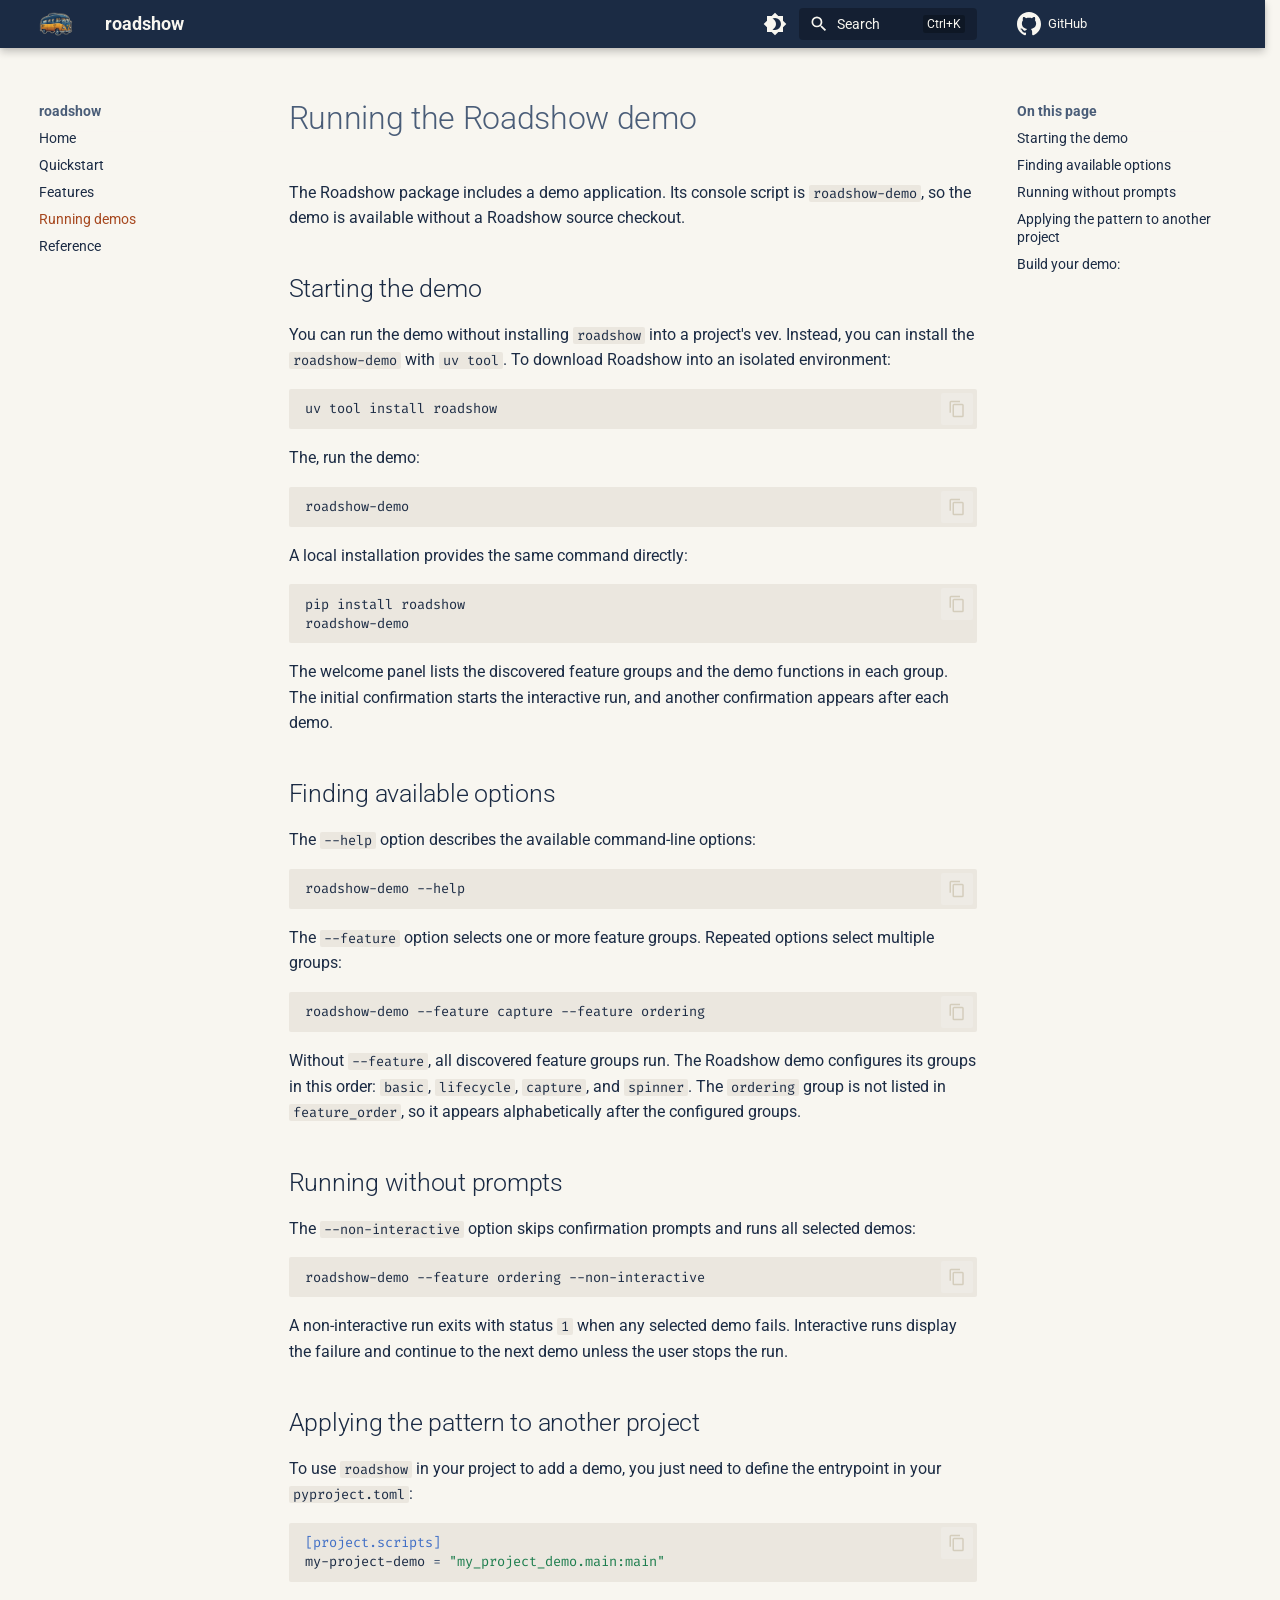
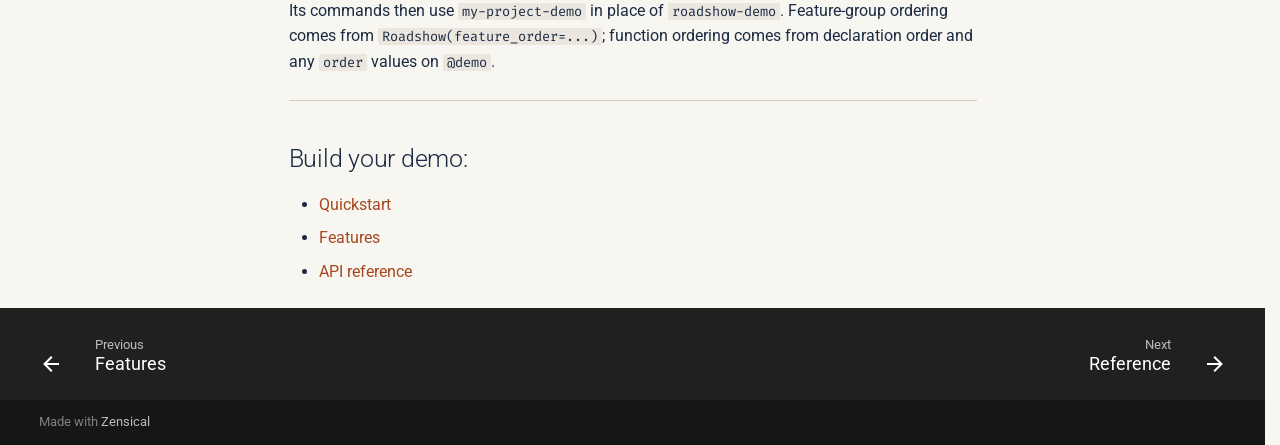
<file: running/index.html>
<!doctype html>
<html lang="en" class="no-js">
  <head>
    
      <meta charset="utf-8">
      <meta name="viewport" content="width=device-width,initial-scale=1">
      
      
      
        <link rel="canonical" href="http://dusktreader.github.io/roadshow/running/">
      
      
      
        <link rel="prev" href="../features/">
      
      
        <link rel="next" href="../reference/">
      
      
        
      
      
      <link rel="icon" href="../static/roadshow-icon.png">
      <meta name="generator" content="zensical-0.1.0">
    
    
      
        <title>Running demos - roadshow</title>
      
    
    
      
        
      
      <link rel="stylesheet" href="../assets/stylesheets/classic/main.94dd801d.min.css">
      
        
          
        
        <link rel="stylesheet" href="../assets/stylesheets/classic/palette.813d4b3f.min.css">
      
      


    
    
      
    
    
      
        
        
        <link rel="preconnect" href="https://fonts.gstatic.com" crossorigin>
        <link rel="stylesheet" href="https://fonts.googleapis.com/css?family=Roboto:300,300i,400,400i,500,500i,700,700i%7CFira+Code:400,400i,700,700i&amp;display=fallback">
        <style>:root{--md-text-font:"Roboto";--md-code-font:"Fira Code"}</style>
      
    
    
      <link rel="stylesheet" href="../static/roadshow-theme.css">
    
    <script>__md_scope=new URL("..",location),__md_scope.pathname.endsWith("/")||(__md_scope=new URL(__md_scope.pathname+"/",location)),__md_hash=e=>[...e].reduce(((e,t)=>(e<<5)-e+t.charCodeAt(0)),0),__md_get=(e,t=localStorage,_=__md_scope)=>JSON.parse(t.getItem(_.pathname+"."+e)),__md_set=(e,t,_=localStorage,a=__md_scope)=>{try{_.setItem(a.pathname+"."+e,JSON.stringify(t))}catch(e){}},document.documentElement.setAttribute("data-platform",navigator.platform)</script>
    
      

    
    
  </head>
  
  
    
    
      
    
    
    
    
    <body dir="ltr" data-md-color-scheme="default" data-md-color-primary="custom" data-md-color-accent="custom">
  
    
    <input class="md-toggle" data-md-toggle="drawer" type="checkbox" id="__drawer" autocomplete="off">
    <input class="md-toggle" data-md-toggle="search" type="checkbox" id="__search" autocomplete="off">
    <label class="md-overlay" for="__drawer" aria-hidden="true"></label>
    <div data-md-component="skip">
      <a href="#__skip" class="md-skip">
        Skip to content
      </a>
    </div>
    <div data-md-component="announce">
      
    </div>
    
    
      

  

<header class="md-header md-header--shadow" data-md-component="header">
  <nav class="md-header__inner md-grid" aria-label="Header">
    <a href="./.." title="roadshow" class="md-header__button md-logo" aria-label="roadshow" data-md-component="logo">
      
  <img src="../static/roadshow-icon.png" alt="roadshow">

    </a>
    <label class="md-header__button md-icon" for="__drawer">
      
      <svg xmlns="http://www.w3.org/2000/svg" viewBox="0 0 24 24"><path d="M3 6h18v2H3zm0 5h18v2H3zm0 5h18v2H3z"/></svg>
      <span class="md-visually-hidden">Navigation</span>
    </label>
    <div class="md-header__title" data-md-component="header-title">
      <div class="md-header__ellipsis">
        <div class="md-header__topic">
          <span class="md-ellipsis">
            roadshow
          </span>
        </div>
        <div class="md-header__topic" data-md-component="header-topic">
          <span class="md-ellipsis">
            
              Running demos
            
          </span>
        </div>
      </div>
    </div>
    
      
        <form class="md-header__option" data-md-component="palette">
  
    
    
    
    <input class="md-option" data-md-color-media="(prefers-color-scheme: light)" data-md-color-scheme="default" data-md-color-primary="custom" data-md-color-accent="custom"  aria-label="Switch to dark mode"  type="radio" name="__palette" id="__palette_0">
    
      <label class="md-header__button md-icon" title="Switch to dark mode" for="__palette_1" hidden>
        <svg xmlns="http://www.w3.org/2000/svg" viewBox="0 0 24 24"><path d="M12 18c-.89 0-1.74-.2-2.5-.55C11.56 16.5 13 14.42 13 12s-1.44-4.5-3.5-5.45C10.26 6.2 11.11 6 12 6a6 6 0 0 1 6 6 6 6 0 0 1-6 6m8-9.31V4h-4.69L12 .69 8.69 4H4v4.69L.69 12 4 15.31V20h4.69L12 23.31 15.31 20H20v-4.69L23.31 12z"/></svg>
      </label>
    
  
    
    
    
    <input class="md-option" data-md-color-media="(prefers-color-scheme: dark)" data-md-color-scheme="slate" data-md-color-primary="custom" data-md-color-accent="custom"  aria-label="Switch to light mode"  type="radio" name="__palette" id="__palette_1">
    
      <label class="md-header__button md-icon" title="Switch to light mode" for="__palette_0" hidden>
        <svg xmlns="http://www.w3.org/2000/svg" viewBox="0 0 24 24"><path d="M12 8a4 4 0 0 0-4 4 4 4 0 0 0 4 4 4 4 0 0 0 4-4 4 4 0 0 0-4-4m0 10a6 6 0 0 1-6-6 6 6 0 0 1 6-6 6 6 0 0 1 6 6 6 6 0 0 1-6 6m8-9.31V4h-4.69L12 .69 8.69 4H4v4.69L.69 12 4 15.31V20h4.69L12 23.31 15.31 20H20v-4.69L23.31 12z"/></svg>
      </label>
    
  
</form>
      
    
    
      <script>var palette=__md_get("__palette");if(palette&&palette.color){if("(prefers-color-scheme)"===palette.color.media){var media=matchMedia("(prefers-color-scheme: light)"),input=document.querySelector(media.matches?"[data-md-color-media='(prefers-color-scheme: light)']":"[data-md-color-media='(prefers-color-scheme: dark)']");palette.color.media=input.getAttribute("data-md-color-media"),palette.color.scheme=input.getAttribute("data-md-color-scheme"),palette.color.primary=input.getAttribute("data-md-color-primary"),palette.color.accent=input.getAttribute("data-md-color-accent")}for(var[key,value]of Object.entries(palette.color))document.body.setAttribute("data-md-color-"+key,value)}</script>
    
    
    
      
      
        <label class="md-header__button md-icon" for="__search">
          
          <svg xmlns="http://www.w3.org/2000/svg" viewBox="0 0 24 24"><path d="M9.5 3A6.5 6.5 0 0 1 16 9.5c0 1.61-.59 3.09-1.56 4.23l.27.27h.79l5 5-1.5 1.5-5-5v-.79l-.27-.27A6.52 6.52 0 0 1 9.5 16 6.5 6.5 0 0 1 3 9.5 6.5 6.5 0 0 1 9.5 3m0 2C7 5 5 7 5 9.5S7 14 9.5 14 14 12 14 9.5 12 5 9.5 5"/></svg>
          <span class="md-visually-hidden">Search</span>
        </label>
        <div class="md-search" data-md-component="search" role="dialog" aria-label="Search">
  <button type="button" class="md-search__button">
    Search
  </button>
</div>
      
    
    <div class="md-header__source">
      
        <a href="https://github.com/dusktreader/roadshow" title="Go to repository" class="md-source" data-md-component="source">
  <div class="md-source__icon md-icon">
    
    <svg xmlns="http://www.w3.org/2000/svg" viewBox="0 0 512 512"><!--! Font Awesome Free 7.3.1 by @fontawesome - https://fontawesome.com License - https://fontawesome.com/license/free (Icons: CC BY 4.0, Fonts: SIL OFL 1.1, Code: MIT License) Copyright 2026 Fonticons, Inc.--><path fill="currentColor" d="M216.5 362.5c-66-8-112.5-55.5-112.5-117 0-25 9-52 24-70-6.5-16.5-5.5-51.5 2-66 20-2.5 47 8 63 22.5 19-6 39-9 63.5-9s44.5 3 62.5 8.5c15.5-14 43-24.5 63-22 7 13.5 8 48.5 1.5 65.5 16 19 24.5 44.5 24.5 70.5 0 61.5-46.5 108-113.5 116.5 17 11 28.5 35 28.5 62.5v52c0 15 12.5 23.5 27.5 17.5C441 459.5 512 369 512 257 512 115.5 397 0 255.5 0S0 115.5 0 257c0 111 70.5 203 165.5 237.5 13.5 5 26.5-4 26.5-17.5v-40c-7 3-16 5-24 5-33 0-52.5-18-66.5-51.5-5.5-13.5-11.5-21.5-23-23-6-.5-8-3-8-6 0-6 10-10.5 20-10.5 14.5 0 27 9 40 27.5 10 14.5 20.5 21 33 21s20.5-4.5 32-16c8.5-8.5 15-16 21-21"/></svg>
  </div>
  <div class="md-source__repository">
    GitHub
  </div>
</a>
      
    </div>
  </nav>
  
</header>
    
    <div class="md-container" data-md-component="container">
      
      
        
          
        
      
      <main class="md-main" data-md-component="main">
        <div class="md-main__inner md-grid">
          
            
              
              <div class="md-sidebar md-sidebar--primary" data-md-component="sidebar" data-md-type="navigation" >
                <div class="md-sidebar__scrollwrap">
                  <div class="md-sidebar__inner">
                    



<nav class="md-nav md-nav--primary" aria-label="Navigation" data-md-level="0">
  <label class="md-nav__title" for="__drawer">
    <a href="./.." title="roadshow" class="md-nav__button md-logo" aria-label="roadshow" data-md-component="logo">
      
  <img src="../static/roadshow-icon.png" alt="roadshow">

    </a>
    roadshow
  </label>
  
    <div class="md-nav__source">
      <a href="https://github.com/dusktreader/roadshow" title="Go to repository" class="md-source" data-md-component="source">
  <div class="md-source__icon md-icon">
    
    <svg xmlns="http://www.w3.org/2000/svg" viewBox="0 0 512 512"><!--! Font Awesome Free 7.3.1 by @fontawesome - https://fontawesome.com License - https://fontawesome.com/license/free (Icons: CC BY 4.0, Fonts: SIL OFL 1.1, Code: MIT License) Copyright 2026 Fonticons, Inc.--><path fill="currentColor" d="M216.5 362.5c-66-8-112.5-55.5-112.5-117 0-25 9-52 24-70-6.5-16.5-5.5-51.5 2-66 20-2.5 47 8 63 22.5 19-6 39-9 63.5-9s44.5 3 62.5 8.5c15.5-14 43-24.5 63-22 7 13.5 8 48.5 1.5 65.5 16 19 24.5 44.5 24.5 70.5 0 61.5-46.5 108-113.5 116.5 17 11 28.5 35 28.5 62.5v52c0 15 12.5 23.5 27.5 17.5C441 459.5 512 369 512 257 512 115.5 397 0 255.5 0S0 115.5 0 257c0 111 70.5 203 165.5 237.5 13.5 5 26.5-4 26.5-17.5v-40c-7 3-16 5-24 5-33 0-52.5-18-66.5-51.5-5.5-13.5-11.5-21.5-23-23-6-.5-8-3-8-6 0-6 10-10.5 20-10.5 14.5 0 27 9 40 27.5 10 14.5 20.5 21 33 21s20.5-4.5 32-16c8.5-8.5 15-16 21-21"/></svg>
  </div>
  <div class="md-source__repository">
    GitHub
  </div>
</a>
    </div>
  
  <ul class="md-nav__list" data-md-scrollfix>
    
      
      
  
  
  
  
    <li class="md-nav__item">
      <a href="./.." class="md-nav__link">
        
  
  
  <span class="md-ellipsis">
    
  
  Home

    
  </span>
  
  

      </a>
    </li>
  

    
      
      
  
  
  
  
    <li class="md-nav__item">
      <a href="../quickstart/" class="md-nav__link">
        
  
  
  <span class="md-ellipsis">
    
  
  Quickstart

    
  </span>
  
  

      </a>
    </li>
  

    
      
      
  
  
  
  
    <li class="md-nav__item">
      <a href="../features/" class="md-nav__link">
        
  
  
  <span class="md-ellipsis">
    
  
  Features

    
  </span>
  
  

      </a>
    </li>
  

    
      
      
  
  
    
  
  
  
    <li class="md-nav__item md-nav__item--active">
      
      
        <input class="md-nav__toggle md-toggle" type="checkbox" id="__toc">
      
      
      
        
      
      
        <label class="md-nav__link md-nav__link--active" for="__toc">
          
  
  
  <span class="md-ellipsis">
    
  
  Running demos

    
  </span>
  
  

          <span class="md-nav__icon md-icon"></span>
        </label>
      
      <a href="././" class="md-nav__link md-nav__link--active">
        
  
  
  <span class="md-ellipsis">
    
  
  Running demos

    
  </span>
  
  

      </a>
      
        


<nav class="md-nav md-nav--secondary" aria-label="On this page">
  
  
  
    
  
  
    <label class="md-nav__title" for="__toc">
      <span class="md-nav__icon md-icon"></span>
      On this page
    </label>
    <ul class="md-nav__list" data-md-component="toc" data-md-scrollfix>
      
        <li class="md-nav__item">
  <a href="#starting-the-demo" class="md-nav__link">
    <span class="md-ellipsis">
      <span class="md-typeset">
        Starting the demo
      </span>
    </span>
  </a>
  
</li>
      
        <li class="md-nav__item">
  <a href="#finding-available-options" class="md-nav__link">
    <span class="md-ellipsis">
      <span class="md-typeset">
        Finding available options
      </span>
    </span>
  </a>
  
</li>
      
        <li class="md-nav__item">
  <a href="#running-without-prompts" class="md-nav__link">
    <span class="md-ellipsis">
      <span class="md-typeset">
        Running without prompts
      </span>
    </span>
  </a>
  
</li>
      
        <li class="md-nav__item">
  <a href="#applying-the-pattern-to-another-project" class="md-nav__link">
    <span class="md-ellipsis">
      <span class="md-typeset">
        Applying the pattern to another project
      </span>
    </span>
  </a>
  
</li>
      
        <li class="md-nav__item">
  <a href="#build-your-demo" class="md-nav__link">
    <span class="md-ellipsis">
      <span class="md-typeset">
        Build your demo:
      </span>
    </span>
  </a>
  
</li>
      
    </ul>
  
</nav>
      
    </li>
  

    
      
      
  
  
  
  
    <li class="md-nav__item">
      <a href="../reference/" class="md-nav__link">
        
  
  
  <span class="md-ellipsis">
    
  
  Reference

    
  </span>
  
  

      </a>
    </li>
  

    
  </ul>
</nav>
                  </div>
                </div>
              </div>
            
            
              
              <div class="md-sidebar md-sidebar--secondary" data-md-component="sidebar" data-md-type="toc" >
                <div class="md-sidebar__scrollwrap">
                  
                  <div class="md-sidebar__inner">
                    


<nav class="md-nav md-nav--secondary" aria-label="On this page">
  
  
  
    
  
  
    <label class="md-nav__title" for="__toc">
      <span class="md-nav__icon md-icon"></span>
      On this page
    </label>
    <ul class="md-nav__list" data-md-component="toc" data-md-scrollfix>
      
        <li class="md-nav__item">
  <a href="#starting-the-demo" class="md-nav__link">
    <span class="md-ellipsis">
      <span class="md-typeset">
        Starting the demo
      </span>
    </span>
  </a>
  
</li>
      
        <li class="md-nav__item">
  <a href="#finding-available-options" class="md-nav__link">
    <span class="md-ellipsis">
      <span class="md-typeset">
        Finding available options
      </span>
    </span>
  </a>
  
</li>
      
        <li class="md-nav__item">
  <a href="#running-without-prompts" class="md-nav__link">
    <span class="md-ellipsis">
      <span class="md-typeset">
        Running without prompts
      </span>
    </span>
  </a>
  
</li>
      
        <li class="md-nav__item">
  <a href="#applying-the-pattern-to-another-project" class="md-nav__link">
    <span class="md-ellipsis">
      <span class="md-typeset">
        Applying the pattern to another project
      </span>
    </span>
  </a>
  
</li>
      
        <li class="md-nav__item">
  <a href="#build-your-demo" class="md-nav__link">
    <span class="md-ellipsis">
      <span class="md-typeset">
        Build your demo:
      </span>
    </span>
  </a>
  
</li>
      
    </ul>
  
</nav>
                  </div>
                </div>
              </div>
            
          
          
            <div class="md-content" data-md-component="content">
              
              <article class="md-content__inner md-typeset">
                <a id="__skip" tabindex="-1"></a>
                
                  

  
  


<h1 id="running-the-roadshow-demo">Running the Roadshow demo</h1>
<p>The Roadshow package includes a demo application. Its console script is <code>roadshow-demo</code>, so the demo is available without a
Roadshow source checkout.</p>
<h2 id="starting-the-demo">Starting the demo</h2>
<p>You can run the demo without installing <code>roadshow</code> into a project's vev. Instead, you can install the <code>roadshow-demo</code>
with <code>uv tool</code>. To download Roadshow into an isolated environment:</p>
<div class="language-shell highlight"><pre><span></span><code><span id="__span-0-1"><a id="__codelineno-0-1" name="__codelineno-0-1" href="#__codelineno-0-1"></a>uv<span class="w"> </span>tool<span class="w"> </span>install<span class="w"> </span>roadshow
</span></code></pre></div>
<p>The, run the demo:</p>
<div class="language-shell highlight"><pre><span></span><code><span id="__span-1-1"><a id="__codelineno-1-1" name="__codelineno-1-1" href="#__codelineno-1-1"></a>roadshow-demo
</span></code></pre></div>
<p>A local installation provides the same command directly:</p>
<div class="language-shell highlight"><pre><span></span><code><span id="__span-2-1"><a id="__codelineno-2-1" name="__codelineno-2-1" href="#__codelineno-2-1"></a>pip<span class="w"> </span>install<span class="w"> </span>roadshow
</span><span id="__span-2-2"><a id="__codelineno-2-2" name="__codelineno-2-2" href="#__codelineno-2-2"></a>roadshow-demo
</span></code></pre></div>
<p>The welcome panel lists the discovered feature groups and the demo functions in each group. The initial confirmation
starts the interactive run, and another confirmation appears after each demo.</p>
<h2 id="finding-available-options">Finding available options</h2>
<p>The <code>--help</code> option describes the available command-line options:</p>
<div class="language-shell highlight"><pre><span></span><code><span id="__span-3-1"><a id="__codelineno-3-1" name="__codelineno-3-1" href="#__codelineno-3-1"></a>roadshow-demo<span class="w"> </span>--help
</span></code></pre></div>
<p>The <code>--feature</code> option selects one or more feature groups. Repeated options select multiple groups:</p>
<div class="language-shell highlight"><pre><span></span><code><span id="__span-4-1"><a id="__codelineno-4-1" name="__codelineno-4-1" href="#__codelineno-4-1"></a>roadshow-demo<span class="w"> </span>--feature<span class="w"> </span>capture<span class="w"> </span>--feature<span class="w"> </span>ordering
</span></code></pre></div>
<p>Without <code>--feature</code>, all discovered feature groups run. The Roadshow demo configures its groups in this order: <code>basic</code>,
<code>lifecycle</code>, <code>capture</code>, and <code>spinner</code>. The <code>ordering</code> group is not listed in <code>feature_order</code>, so it appears
alphabetically after the configured groups.</p>
<h2 id="running-without-prompts">Running without prompts</h2>
<p>The <code>--non-interactive</code> option skips confirmation prompts and runs all selected demos:</p>
<div class="language-shell highlight"><pre><span></span><code><span id="__span-5-1"><a id="__codelineno-5-1" name="__codelineno-5-1" href="#__codelineno-5-1"></a>roadshow-demo<span class="w"> </span>--feature<span class="w"> </span>ordering<span class="w"> </span>--non-interactive
</span></code></pre></div>
<p>A non-interactive run exits with status <code>1</code> when any selected demo fails. Interactive runs display the failure and continue to
the next demo unless the user stops the run.</p>
<h2 id="applying-the-pattern-to-another-project">Applying the pattern to another project</h2>
<p>To use <code>roadshow</code> in your project to add a demo, you just need to define the entrypoint in your <code>pyproject.toml</code>:</p>
<div class="language-toml highlight"><pre><span></span><code><span id="__span-6-1"><a id="__codelineno-6-1" name="__codelineno-6-1" href="#__codelineno-6-1"></a><span class="k">[project.scripts]</span>
</span><span id="__span-6-2"><a id="__codelineno-6-2" name="__codelineno-6-2" href="#__codelineno-6-2"></a><span class="n">my-project-demo</span><span class="w"> </span><span class="o">=</span><span class="w"> </span><span class="s2">"my_project_demo.main:main"</span>
</span></code></pre></div>
<p>Its commands then use <code>my-project-demo</code> in place of <code>roadshow-demo</code>. Feature-group ordering comes from
<code>Roadshow(feature_order=...)</code>; function ordering comes from declaration order and any <code>order</code> values on <code>@demo</code>.</p>
<hr />
<h2 id="build-your-demo">Build your demo:</h2>
<ul>
<li><a href="../quickstart/">Quickstart</a></li>
<li><a href="../features/">Features</a></li>
<li><a href="../reference/">API reference</a></li>
</ul>














                
              </article>
            </div>
          
          
<script>var target=document.getElementById(location.hash.slice(1));target&&target.name&&(target.checked=target.name.startsWith("__tabbed_"))</script>
        </div>
        
      </main>
      
        <footer class="md-footer">
  
    
      
      <nav class="md-footer__inner md-grid" aria-label="Footer" >
        
          
          <a href="../features/" class="md-footer__link md-footer__link--prev" aria-label="Previous: Features">
            <div class="md-footer__button md-icon">
              
              <svg xmlns="http://www.w3.org/2000/svg" viewBox="0 0 24 24"><path d="M20 11v2H8l5.5 5.5-1.42 1.42L4.16 12l7.92-7.92L13.5 5.5 8 11z"/></svg>
            </div>
            <div class="md-footer__title">
              <span class="md-footer__direction">
                Previous
              </span>
              <div class="md-ellipsis">
                Features
              </div>
            </div>
          </a>
        
        
          
          <a href="../reference/" class="md-footer__link md-footer__link--next" aria-label="Next: Reference">
            <div class="md-footer__title">
              <span class="md-footer__direction">
                Next
              </span>
              <div class="md-ellipsis">
                Reference
              </div>
            </div>
            <div class="md-footer__button md-icon">
              
              <svg xmlns="http://www.w3.org/2000/svg" viewBox="0 0 24 24"><path d="M4 11v2h12l-5.5 5.5 1.42 1.42L19.84 12l-7.92-7.92L10.5 5.5 16 11z"/></svg>
            </div>
          </a>
        
      </nav>
    
  
  <div class="md-footer-meta md-typeset">
    <div class="md-footer-meta__inner md-grid">
      <div class="md-copyright">
  
  
    Made with
    <a href="https://zensical.org/" target="_blank" rel="noopener">
      Zensical
    </a>
  
</div>
      
    </div>
  </div>
</footer>
      
    </div>
    <div class="md-dialog" data-md-component="dialog" role="status" aria-atomic="true">
      <div class="md-dialog__inner md-typeset"></div>
    </div>
    
    
    
      
      
      
      
        
        
      <script id="__config" type="application/json">{"annotate":null,"base":"..","features":["navigation.expand","navigation.footer","navigation.tracking","content.code.copy"],"redirect":null,"search":"../assets/javascripts/workers/search.719e0d91.min.js","tags":null,"translations":{"clipboard.copied":"Copied to clipboard","clipboard.copy":"Copy to clipboard","clipboard.error":"Could not copy to clipboard","search.result.more.one":"1 more on this page","search.result.more.other":"# more on this page","search.result.none":"No matching documents","search.result.one":"1 matching document","search.result.other":"# matching documents","search.result.placeholder":"Type to start searching","search.result.term.missing":"Missing","select.version":"Select version"},"version":null}</script>
    
    
      <script src="../assets/javascripts/bundle.d31f0ffa.min.js"></script>
      
    
  </body>
</html>
</file>
<file: static/roadshow-theme.css>
[data-md-color-scheme="default"] {
  --md-primary-fg-color: #1B2B44;
  --md-primary-fg-color--light: #4A5D78;
  --md-primary-fg-color--dark: #0D1522;
  --md-primary-bg-color: #F8F6F0;
  --md-primary-bg-color--light: #EBE7DF;
  --md-default-bg-color: #F8F6F0;
  --md-default-bg-color--light: #EBE7DF;
  --md-default-fg-color: #1B2B44;
  --md-default-fg-color--light: #4A5D78;
  --md-default-fg-color--lighter: #77869A;
  --md-default-fg-color--lightest: #D4CDBC;
  --md-accent-fg-color: #A6471E;
  --md-accent-bg-color: #F8F6F0;
  --md-typeset-a-color: #A6471E;
  --md-typeset-mark-color: #E59E3080;
  --md-code-bg-color: #EBE7DF;
  --md-code-fg-color: #1B2B44;
  --md-code-hl-color: #E59E3040;
}

[data-md-color-scheme="slate"] {
  --md-primary-fg-color: #1B2B44;
  --md-primary-fg-color--light: #2D3F5A;
  --md-primary-fg-color--dark: #0D1522;
  --md-primary-bg-color: #F8F6F0;
  --md-primary-bg-color--light: #A0B1C8;
  --md-default-bg-color: #0D1522;
  --md-default-bg-color--light: #1B2B44;
  --md-default-fg-color: #F8F6F0;
  --md-default-fg-color--light: #A0B1C8;
  --md-default-fg-color--lighter: #71849E;
  --md-default-fg-color--lightest: #2D3F5A;
  --md-accent-fg-color: #E59E30;
  --md-accent-bg-color: #0D1522;
  --md-typeset-a-color: #E59E30;
  --md-typeset-mark-color: #E59E3080;
  --md-code-bg-color: #080D15;
  --md-code-fg-color: #F8F6F0;
  --md-code-hl-color: #E59E3040;
}
</file>
<file: assets/stylesheets/classic/main.94dd801d.min.css>
@charset "UTF-8";html{box-sizing:border-box;-webkit-text-size-adjust:none;-moz-text-size-adjust:none;text-size-adjust:none}*,:after,:before{box-sizing:inherit}@media(prefers-reduced-motion){*,:after,:before{transition:none!important}}body{margin:0;-webkit-font-smoothing:antialiased;-moz-osx-font-smoothing:grayscale;--md-text-font-family:var(--md-text-font, _),
    -apple-system, BlinkMacSystemFont, Helvetica, Arial, sans-serif;--md-code-font-family:var(--md-code-font, _),
    SFMono-Regular, Consolas, Menlo, monospace}.md-typeset code:not(.focus-visible),a,button,input,label{-webkit-tap-highlight-color:transparent}a{color:inherit;text-decoration:none}hr{box-sizing:initial;display:block;height:.05rem;padding:0;overflow:visible;border:0}small{font-size:80%}sub,sup{line-height:1em}img{border-style:none}table{border-spacing:0;border-collapse:initial}td,th{font-weight:400;vertical-align:top}button{padding:0;margin:0;font-family:inherit;font-size:inherit;background:#0000;border:0}input{border:0;outline:none}:root{--md-primary-fg-color:#4051b5;--md-primary-fg-color--light:#5d6cc0;--md-primary-fg-color--dark:#303fa1;--md-primary-bg-color:#fff;--md-primary-bg-color--light:#ffffffb3;--md-accent-fg-color:#526cfe;--md-accent-fg-color--transparent:#526cfe1a;--md-accent-bg-color:#fff;--md-accent-bg-color--light:#ffffffb3;--md-typeset-table-sort-icon:url("data:image/svg+xml;charset=utf-8,<svg xmlns='http://www.w3.org/2000/svg' viewBox='0 0 24 24'><path d='m18 21-4-4h3V7h-3l4-4 4 4h-3v10h3M2 19v-2h10v2M2 13v-2h7v2M2 7V5h4v2z'/></svg>");--md-typeset-table-sort-icon--asc:url("data:image/svg+xml;charset=utf-8,<svg xmlns='http://www.w3.org/2000/svg' viewBox='0 0 24 24'><path d='M19 17h3l-4 4-4-4h3V3h2M2 17h10v2H2M6 5v2H2V5m0 6h7v2H2z'/></svg>");--md-typeset-table-sort-icon--desc:url("data:image/svg+xml;charset=utf-8,<svg xmlns='http://www.w3.org/2000/svg' viewBox='0 0 24 24'><path d='M19 7h3l-4-4-4 4h3v14h2M2 17h10v2H2M6 5v2H2V5m0 6h7v2H2z'/></svg>")}[data-md-color-scheme=default]{color-scheme:light}[data-md-color-scheme=default] img[src$="#gh-dark-mode-only"],[data-md-color-scheme=default] img[src$="#only-dark"]{display:none}:root,[data-md-color-scheme=default]{--md-hue:225deg;--md-default-fg-color:#000000de;--md-default-fg-color--light:#0000008a;--md-default-fg-color--lighter:#00000052;--md-default-fg-color--lightest:#00000012;--md-default-bg-color:#fff;--md-default-bg-color--light:#ffffffb3;--md-default-bg-color--lighter:#ffffff4d;--md-default-bg-color--lightest:#ffffff1f;--md-code-fg-color:#36464e;--md-code-bg-color:#f5f5f5;--md-code-bg-color--light:#f5f5f5b3;--md-code-bg-color--lighter:#f5f5f54d;--md-code-hl-color:#4287ff;--md-code-hl-color--light:#4287ff1a;--md-code-hl-number-color:#d52a2a;--md-code-hl-special-color:#db1457;--md-code-hl-function-color:#a846b9;--md-code-hl-constant-color:#6e59d9;--md-code-hl-keyword-color:#3f6ec6;--md-code-hl-string-color:#1c7d4d;--md-code-hl-name-color:var(--md-code-fg-color);--md-code-hl-operator-color:var(--md-default-fg-color--light);--md-code-hl-punctuation-color:var(--md-default-fg-color--light);--md-code-hl-comment-color:var(--md-default-fg-color--light);--md-code-hl-generic-color:var(--md-default-fg-color--light);--md-code-hl-variable-color:var(--md-default-fg-color--light);--md-typeset-color:var(--md-default-fg-color);--md-typeset-a-color:var(--md-primary-fg-color);--md-typeset-del-color:#f5503d26;--md-typeset-ins-color:#0bd57026;--md-typeset-kbd-color:#fafafa;--md-typeset-kbd-accent-color:#fff;--md-typeset-kbd-border-color:#b8b8b8;--md-typeset-mark-color:#ffff0080;--md-typeset-table-color:#0000001f;--md-typeset-table-color--light:#00000009;--md-admonition-fg-color:var(--md-default-fg-color);--md-admonition-bg-color:var(--md-default-bg-color);--md-warning-fg-color:#000000de;--md-warning-bg-color:#ff9;--md-footer-fg-color:#fff;--md-footer-fg-color--light:#ffffffb3;--md-footer-fg-color--lighter:#ffffff73;--md-footer-bg-color:#000000de;--md-footer-bg-color--dark:#00000052;--md-shadow-z1:0 0.2rem 0.5rem #0000000d,
    0 0 0.05rem #0000001a;--md-shadow-z2:0 0.2rem 0.5rem #0000001a,
    0 0 0.05rem #00000040;--md-shadow-z3:0 0.2rem 0.5rem #0003,
    0 0 0.05rem #00000059;--color-foreground:0 0 0;--color-background:255 255 255;--color-background-subtle:240 240 240;--color-backdrop:255 255 255}.md-icon svg{display:block;width:1.2rem;height:1.2rem;fill:currentcolor}.md-icon svg.lucide{fill:#0000;stroke:currentcolor}aside,body,input{font-family:var(--md-text-font-family);font-feature-settings:"kern","liga";color:var(--md-typeset-color)}code,kbd,pre{font-family:var(--md-code-font-family);font-feature-settings:"kern"}.md-typeset{font-size:.8rem;line-height:1.6;overflow-wrap:break-word;-webkit-print-color-adjust:exact;color-adjust:exact}@media print{.md-typeset{font-size:.68rem}.md-typeset code,.md-typeset kbd,.md-typeset pre{white-space:pre-wrap}}.md-typeset blockquote,.md-typeset dl,.md-typeset figure,.md-typeset ol,.md-typeset pre,.md-typeset ul{margin-top:1em;margin-bottom:1em}.md-typeset h1{margin:0 0 1.25em;font-size:2em;line-height:1.3;color:var(--md-default-fg-color--light)}.md-typeset h1,.md-typeset h2{font-weight:300;letter-spacing:-.01em}.md-typeset h2{margin:1.6em 0 .64em;font-size:1.5625em;line-height:1.4}.md-typeset h3{margin:1.6em 0 .8em;font-size:1.25em;font-weight:400;line-height:1.5;letter-spacing:-.01em}.md-typeset h2+h3{margin-top:.8em}.md-typeset h4{margin:1em 0;font-weight:700;letter-spacing:-.01em}.md-typeset h5,.md-typeset h6{margin:1.25em 0;font-size:.8em;font-weight:700;color:var(--md-default-fg-color--light);letter-spacing:-.01em}.md-typeset h5{text-transform:uppercase}.md-typeset h5 code{text-transform:none}.md-typeset hr{display:flow-root;margin:1.5em 0;border-bottom:.05rem solid var(--md-default-fg-color--lightest)}.md-typeset a{color:var(--md-typeset-a-color);word-break:break-word}.md-typeset a,.md-typeset a:before{transition:color 125ms}.md-typeset a:focus,.md-typeset a:hover{color:var(--md-accent-fg-color)}.md-typeset a:focus code,.md-typeset a:hover code{color:var(--md-accent-fg-color);background-color:var(--md-accent-fg-color--transparent)}.md-typeset a code{color:var(--md-typeset-a-color)}.md-typeset a.focus-visible{outline-color:var(--md-accent-fg-color);outline-offset:.2rem}.md-typeset code,.md-typeset kbd,.md-typeset pre{font-variant-ligatures:none;color:var(--md-code-fg-color);direction:ltr;transition:background-color 125ms}.md-typeset code{padding:0 .2941176471em;font-size:.85em;word-break:break-word;background-color:var(--md-code-bg-color);border-radius:.1rem;-webkit-box-decoration-break:clone;box-decoration-break:clone;transition:color 125ms,background-color 125ms}.md-typeset code:not(.focus-visible){outline:none}.md-typeset pre{position:relative;display:flow-root;line-height:1.4}.md-typeset pre>code{display:block;padding:.7720588235em 1.1764705882em;margin:0;overflow:auto;word-break:normal;touch-action:auto;scrollbar-color:var(--md-default-fg-color--lighter) #0000;scrollbar-width:thin;outline-color:var(--md-accent-fg-color);box-shadow:none;-webkit-box-decoration-break:slice;box-decoration-break:slice}.md-typeset pre>code:hover{scrollbar-color:var(--md-accent-fg-color) #0000}.md-typeset pre>code::-webkit-scrollbar{width:.2rem;height:.2rem}.md-typeset pre>code::-webkit-scrollbar-thumb{background-color:var(--md-default-fg-color--lighter)}.md-typeset pre>code::-webkit-scrollbar-thumb:hover{background-color:var(--md-accent-fg-color)}.md-typeset kbd{display:inline-block;padding:0 .6666666667em;font-size:.75em;color:var(--md-default-fg-color);word-break:break-word;vertical-align:text-top;background-color:var(--md-typeset-kbd-color);border-radius:.1rem;box-shadow:0 .1rem 0 .05rem var(--md-typeset-kbd-border-color),0 .1rem 0 var(--md-typeset-kbd-border-color),0 -.1rem .2rem var(--md-typeset-kbd-accent-color) inset}.md-typeset mark{color:inherit;word-break:break-word;background-color:var(--md-typeset-mark-color);-webkit-box-decoration-break:clone;box-decoration-break:clone}.md-typeset abbr{text-decoration:none;cursor:help}.md-typeset [data-preview],.md-typeset abbr{border-bottom:.05rem dotted var(--md-default-fg-color--light)}.md-typeset small{opacity:.75}[dir=ltr] .md-typeset sub,[dir=ltr] .md-typeset sup{margin-left:.078125em}[dir=rtl] .md-typeset sub,[dir=rtl] .md-typeset sup{margin-right:.078125em}[dir=ltr] .md-typeset blockquote{padding-left:.6rem;border-left:.2rem solid var(--md-default-fg-color--lighter)}[dir=rtl] .md-typeset blockquote{padding-right:.6rem;border-right:.2rem solid var(--md-default-fg-color--lighter)}.md-typeset blockquote{margin-left:0;margin-right:0;color:var(--md-default-fg-color--light)}.md-typeset ul{list-style-type:disc}.md-typeset ul[type]{list-style-type:revert-layer}[dir=ltr] .md-typeset ol,[dir=ltr] .md-typeset ol li ol,[dir=ltr] .md-typeset ol li ul,[dir=ltr] .md-typeset ul,[dir=ltr] .md-typeset ul li ol,[dir=ltr] .md-typeset ul li ul{margin-left:.625em}[dir=rtl] .md-typeset ol,[dir=rtl] .md-typeset ol li ol,[dir=rtl] .md-typeset ol li ul,[dir=rtl] .md-typeset ul,[dir=rtl] .md-typeset ul li ol,[dir=rtl] .md-typeset ul li ul{margin-right:.625em}.md-typeset ol,.md-typeset ul{padding:0}.md-typeset ol:not([hidden]),.md-typeset ul:not([hidden]){display:flow-root}.md-typeset ol ol,.md-typeset ul ol{list-style-type:lower-alpha}.md-typeset ol ol ol,.md-typeset ul ol ol{list-style-type:lower-roman}.md-typeset ol ol ol ol,.md-typeset ul ol ol ol{list-style-type:upper-alpha}.md-typeset ol ol ol ol ol,.md-typeset ul ol ol ol ol{list-style-type:upper-roman}.md-typeset ol[type],.md-typeset ul[type]{list-style-type:revert-layer}[dir=ltr] .md-typeset ol li,[dir=ltr] .md-typeset ul li{margin-left:1.25em}[dir=rtl] .md-typeset ol li,[dir=rtl] .md-typeset ul li{margin-right:1.25em}.md-typeset ol li,.md-typeset ul li{margin-bottom:.5em}.md-typeset ol li blockquote,.md-typeset ol li p,.md-typeset ul li blockquote,.md-typeset ul li p{margin:.5em 0}.md-typeset ol li:last-child,.md-typeset ul li:last-child{margin-bottom:0}.md-typeset ol li ol,.md-typeset ol li ul,.md-typeset ul li ol,.md-typeset ul li ul{margin-top:.5em;margin-bottom:.5em}[dir=ltr] .md-typeset dd{margin-left:1.875em}[dir=rtl] .md-typeset dd{margin-right:1.875em}.md-typeset dd{margin-top:1em;margin-bottom:1.5em}.md-typeset img,.md-typeset svg,.md-typeset video{max-width:100%;height:auto}.md-typeset img[align=left]{margin:1em 1em 1em 0}.md-typeset img[align=right]{margin:1em 0 1em 1em}.md-typeset img[align]:only-child{margin-top:0}.md-typeset figure{display:flow-root;width:fit-content;max-width:100%;margin:1em auto;text-align:center}.md-typeset figure img{display:block;margin:0 auto}.md-typeset figcaption{max-width:24rem;margin:1em auto;font-style:italic}.md-typeset iframe{max-width:100%}.md-typeset table:not([class]){display:inline-block;max-width:100%;overflow:auto;font-size:.64rem;touch-action:auto;background-color:var(--md-default-bg-color);border:.05rem solid var(--md-typeset-table-color);border-radius:.1rem}@media print{.md-typeset table:not([class]){display:table}}.md-typeset table:not([class])+*{margin-top:1.5em}.md-typeset table:not([class]) td>:first-child,.md-typeset table:not([class]) th>:first-child{margin-top:0}.md-typeset table:not([class]) td>:last-child,.md-typeset table:not([class]) th>:last-child{margin-bottom:0}.md-typeset table:not([class]) td:not([align]),.md-typeset table:not([class]) th:not([align]){text-align:left}[dir=rtl] .md-typeset table:not([class]) td:not([align]),[dir=rtl] .md-typeset table:not([class]) th:not([align]){text-align:right}.md-typeset table:not([class]) th{min-width:5rem;padding:.9375em 1.25em;font-weight:700;vertical-align:top}.md-typeset table:not([class]) td{padding:.9375em 1.25em;vertical-align:top;border-top:.05rem solid var(--md-typeset-table-color)}.md-typeset table:not([class]) tbody tr{transition:background-color 125ms}.md-typeset table:not([class]) tbody tr:hover{background-color:var(--md-typeset-table-color--light);box-shadow:0 .05rem 0 var(--md-default-bg-color) inset}.md-typeset table:not([class]) a{word-break:normal}.md-typeset table th[role=columnheader]{cursor:pointer}[dir=ltr] .md-typeset table th[role=columnheader]:after{margin-left:.5em}[dir=rtl] .md-typeset table th[role=columnheader]:after{margin-right:.5em}.md-typeset table th[role=columnheader]:after{display:inline-block;width:1.2em;height:1.2em;vertical-align:text-bottom;content:"";-webkit-mask-image:var(--md-typeset-table-sort-icon);mask-image:var(--md-typeset-table-sort-icon);-webkit-mask-repeat:no-repeat;mask-repeat:no-repeat;-webkit-mask-size:contain;mask-size:contain;transition:background-color 125ms}.md-typeset table th[role=columnheader]:hover:after{background-color:var(--md-default-fg-color--lighter)}.md-typeset table th[role=columnheader][aria-sort=ascending]:after{background-color:var(--md-default-fg-color--light);-webkit-mask-image:var(--md-typeset-table-sort-icon--asc);mask-image:var(--md-typeset-table-sort-icon--asc)}.md-typeset table th[role=columnheader][aria-sort=descending]:after{background-color:var(--md-default-fg-color--light);-webkit-mask-image:var(--md-typeset-table-sort-icon--desc);mask-image:var(--md-typeset-table-sort-icon--desc)}.md-typeset__scrollwrap{margin:1em -.8rem;overflow-x:auto;touch-action:auto}.md-typeset__table{display:inline-block;padding:0 .8rem;margin-bottom:.5em}@media print{.md-typeset__table{display:block}}html .md-typeset__table table{display:table;width:100%;margin:0;overflow:hidden}@media screen and (max-width:44.984375em){.md-content__inner>pre{margin:1em -.8rem}.md-content__inner>pre code{border-radius:0}}.md-typeset .md-author{position:relative;display:block;flex-shrink:0;width:1.6rem;height:1.6rem;overflow:hidden;border-radius:100%;transition:color 125ms,transform 125ms}.md-typeset .md-author img{display:block}.md-typeset .md-author--more{font-size:.6rem;font-weight:700;line-height:1.6rem;color:var(--md-default-fg-color--lighter);text-align:center;background:var(--md-default-fg-color--lightest)}.md-typeset .md-author--long{width:2.4rem;height:2.4rem}.md-typeset a.md-author{transform:scale(1)}.md-typeset a.md-author img{filter:grayscale(100%) opacity(75%);border-radius:100%;transition:filter 125ms}.md-typeset a.md-author:focus,.md-typeset a.md-author:hover{z-index:1;transform:scale(1.1)}.md-typeset a.md-author:focus img,.md-typeset a.md-author:hover img{filter:grayscale(0)}.md-banner{overflow:auto;color:var(--md-footer-fg-color);background-color:var(--md-footer-bg-color)}@media print{.md-banner{display:none}}.md-banner--warning{color:var(--md-warning-fg-color);background-color:var(--md-warning-bg-color)}.md-banner__inner{padding:0 .8rem;margin:.6rem auto;font-size:.7rem}[dir=ltr] .md-banner__button{float:right}[dir=rtl] .md-banner__button{float:left}.md-banner__button{color:inherit;cursor:pointer;transition:opacity .25s}.no-js .md-banner__button{display:none}.md-banner__button:hover{opacity:.7}html{height:100%;overflow-x:hidden;font-size:125%;scrollbar-gutter:stable}@media screen and (min-width:100em){html{font-size:137.5%}}@media screen and (min-width:125em){html{font-size:150%}}body{position:relative;display:flex;flex-direction:column;width:100%;min-height:100%;font-size:.5rem;background-color:var(--md-default-bg-color)}@media print{body{display:block}}@media screen and (max-width:59.984375em){body[data-md-scrolllock]{position:fixed}}.md-grid{max-width:61rem;margin-left:auto;margin-right:auto}.md-container{display:flex;flex-grow:1;flex-direction:column}@media print{.md-container{display:block}}.md-main{flex-grow:1}.md-main__inner{display:flex;height:100%;margin-top:1.5rem}.md-ellipsis{overflow:hidden;text-overflow:ellipsis}.md-toggle{display:none}.md-option{position:absolute;width:0;height:0;opacity:0}.md-option:checked+label:not([hidden]){display:block}.md-option.focus-visible+label{outline-style:auto;outline-color:var(--md-accent-fg-color)}.md-skip{position:fixed;z-index:-1;padding:.3rem .5rem;margin:.5rem;font-size:.64rem;color:var(--md-default-bg-color);background-color:var(--md-default-fg-color);border-radius:.1rem;outline-color:var(--md-accent-fg-color);opacity:0;transform:translateY(.4rem)}.md-skip:focus{z-index:10;opacity:1;transition:transform .25s cubic-bezier(.4,0,.2,1),opacity 175ms 75ms;transform:translateY(0)}.md-visually-hidden{position:absolute;width:1px;height:1px;margin:-1px;overflow:hidden;clip:rect(0,0,0,0);clip-path:inset(50%);white-space:nowrap;border:0}@page{margin:25mm}:root{--md-clipboard-icon:url("data:image/svg+xml;charset=utf-8,<svg xmlns='http://www.w3.org/2000/svg' viewBox='0 0 24 24'><path d='M19 21H8V7h11m0-2H8a2 2 0 0 0-2 2v14a2 2 0 0 0 2 2h11a2 2 0 0 0 2-2V7a2 2 0 0 0-2-2m-3-4H4a2 2 0 0 0-2 2v14h2V3h12z'/></svg>");--md-code-select-icon:url("data:image/svg+xml;charset=utf-8,<svg xmlns='http://www.w3.org/2000/svg' viewBox='0 0 24 24'><path d='M19 19h-4v2h4c1.1 0 2-.9 2-2v-4h-2m0-12h-4v2h4v4h2V5c0-1.1-.9-2-2-2M5 5h4V3H5c-1.1 0-2 .9-2 2v4h2m0 6H3v4c0 1.1.9 2 2 2h4v-2H5zm2-4h2v2H7zm4 0h2v2h-2zm4 0h2v2h-2zM7 7h2v2H7zm4 0h2v2h-2zm4 0h2v2h-2zm-8 8h2v2H7zm4 0h2v2h-2zm4 0h2v2h-2z'/></svg>");--md-code-copy-icon:url("data:image/svg+xml;charset=utf-8,<svg xmlns='http://www.w3.org/2000/svg' viewBox='0 0 24 24'><path d='M19 21H8V7h11m0-2H8a2 2 0 0 0-2 2v14a2 2 0 0 0 2 2h11a2 2 0 0 0 2-2V7a2 2 0 0 0-2-2m-3-4H4a2 2 0 0 0-2 2v14h2V3h12z'/></svg>")}.md-clipboard{z-index:1;width:1.5em;height:1.5em;color:var(--md-default-fg-color--lightest);cursor:pointer;border-radius:.1rem;outline-color:var(--md-accent-fg-color);outline-offset:.1rem;transition:color .25s}@media print{.md-clipboard{display:none}}.md-clipboard:not(.focus-visible){outline:none;-webkit-tap-highlight-color:transparent}:hover>.md-clipboard{color:var(--md-default-fg-color--light)}.md-clipboard:focus,.md-clipboard:hover{color:var(--md-accent-fg-color)}.md-clipboard:after{display:block;width:1.125em;height:1.125em;margin:0 auto;content:"";background-color:currentcolor;-webkit-mask-image:var(--md-clipboard-icon);mask-image:var(--md-clipboard-icon);-webkit-mask-repeat:no-repeat;mask-repeat:no-repeat;-webkit-mask-position:center;mask-position:center;-webkit-mask-size:contain;mask-size:contain}.md-clipboard--inline{cursor:pointer}.md-clipboard--inline code{transition:color .25s,background-color .25s}.md-clipboard--inline:focus code,.md-clipboard--inline:hover code{color:var(--md-accent-fg-color);background-color:var(--md-accent-fg-color--transparent)}.md-typeset .md-code__content{display:grid}.md-code__nav{position:absolute;top:.25em;right:.25em;z-index:1;display:flex;gap:.2rem;padding:.2rem;background-color:var(--md-code-bg-color--lighter);border-radius:.1rem;transition:background-color .25s}:hover>.md-code__nav{background-color:var(--md-code-bg-color--light)}.md-code__button{display:block;width:1.5em;height:1.5em;color:var(--md-default-fg-color--lightest);cursor:pointer;outline-color:var(--md-accent-fg-color);outline-offset:.1rem;transition:color .25s}:hover>*>.md-code__button{color:var(--md-default-fg-color--light)}.md-code__button.focus-visible,.md-code__button:hover{color:var(--md-accent-fg-color)}.md-code__button--active{color:var(--md-default-fg-color)!important}.md-code__button:after{display:block;width:1.125em;height:1.125em;margin:0 auto;content:"";background-color:currentcolor;-webkit-mask-repeat:no-repeat;mask-repeat:no-repeat;-webkit-mask-position:center;mask-position:center;-webkit-mask-size:contain;mask-size:contain}.md-code__button[data-md-type=select]:after{-webkit-mask-image:var(--md-code-select-icon);mask-image:var(--md-code-select-icon)}.md-code__button[data-md-type=copy]:after{-webkit-mask-image:var(--md-code-copy-icon);mask-image:var(--md-code-copy-icon)}@keyframes consent{0%{opacity:0;transform:translateY(100%)}to{opacity:1;transform:translateY(0)}}@keyframes overlay{0%{opacity:0}to{opacity:1}}.md-consent__overlay{position:fixed;top:0;z-index:5;width:100%;height:100%;background-color:#0000008a;-webkit-backdrop-filter:blur(.1rem);backdrop-filter:blur(.1rem);opacity:1;animation:overlay .25s both}.md-consent__inner{position:fixed;bottom:0;z-index:5;width:100%;max-height:100%;padding:0;overflow:auto;background-color:var(--md-default-bg-color);border:0;border-radius:.1rem;box-shadow:0 0 .2rem #0000001a,0 .2rem .4rem #0003;animation:consent .5s cubic-bezier(.1,.7,.1,1) both}.md-consent__form{padding:.8rem}.md-consent__settings{display:none;margin:1em 0}input:checked+.md-consent__settings{display:block}.md-consent__controls{margin-bottom:.8rem}.md-typeset .md-consent__controls .md-button{display:inline}@media screen and (max-width:44.984375em){.md-typeset .md-consent__controls .md-button{display:block;width:100%;margin-top:.4rem;text-align:center}}.md-consent label{cursor:pointer}.md-content{flex-grow:1;min-width:0}.md-content__inner{padding-top:.6rem;margin:0 .8rem 1.2rem}@media screen and (min-width:76.25em){[dir=ltr] .md-sidebar--primary:not([hidden])~.md-content>.md-content__inner,[dir=rtl] .md-sidebar--secondary:not([hidden])~.md-content>.md-content__inner{margin-left:1.2rem}[dir=ltr] .md-sidebar--secondary:not([hidden])~.md-content>.md-content__inner,[dir=rtl] .md-sidebar--primary:not([hidden])~.md-content>.md-content__inner{margin-right:1.2rem}}.md-content__inner:before{display:block;height:.4rem;content:""}.md-content__inner>:last-child{margin-bottom:0}.no-js .md-content__button[data-md-copy-url]{display:none}.md-content__button[data-md-copy-url]:disabled{cursor:wait;opacity:.5}[dir=ltr] .md-content__button{float:right;margin-left:.4rem}[dir=rtl] .md-content__button{float:left;margin-right:.4rem}.md-content__button{padding:0;margin:.4rem 0}@media print{.md-content__button{display:none}}.md-typeset .md-content__button{color:var(--md-default-fg-color--lighter)}.md-content__button svg{display:inline;vertical-align:top}[dir=rtl] .md-content__button svg{transform:scaleX(-1)}.md-content__button svg.lucide{fill:#0000;stroke:currentcolor}.md-typeset .zensical-draft-marker{display:table;padding:.2rem .6rem;margin-bottom:.8rem;font-size:.6rem;font-weight:700;line-height:1.5;letter-spacing:.05em;color:#fff;background-color:#c62828;border-radius:49.95rem}[dir=ltr] .md-dialog{right:.8rem}[dir=rtl] .md-dialog{left:.8rem}.md-dialog{position:fixed;bottom:.8rem;z-index:4;min-width:11.1rem;padding:.4rem .6rem;pointer-events:none;background-color:var(--md-default-fg-color);border-radius:.1rem;box-shadow:var(--md-shadow-z3);opacity:0;transition:transform 0s .4s,opacity .4s;transform:translateY(100%)}@media print{.md-dialog{display:none}}.md-dialog--active{pointer-events:auto;opacity:1;transition:transform .4s cubic-bezier(.075,.85,.175,1),opacity .4s;transform:translateY(0)}.md-dialog__inner{font-size:.7rem;color:var(--md-default-bg-color)}.md-feedback{margin:2em 0 1em;text-align:center}.md-feedback fieldset{padding:0;margin:0;border:none}.md-feedback__title{margin:1em auto;font-weight:700}.md-feedback__inner{position:relative}.md-feedback__list{position:relative;display:flex;flex-wrap:wrap;place-content:baseline center}.md-feedback__list:hover .md-icon:not(:disabled){color:var(--md-default-fg-color--lighter)}:disabled .md-feedback__list{min-height:1.8rem}.md-feedback__icon{flex-shrink:0;margin:0 .1rem;color:var(--md-default-fg-color--light);cursor:pointer;transition:color 125ms}.md-feedback__icon:not(:disabled).md-icon:hover{color:var(--md-accent-fg-color)}.md-feedback__icon:disabled{color:var(--md-default-fg-color--lightest);pointer-events:none}.md-feedback__note{position:relative;opacity:0;transition:transform .4s cubic-bezier(.1,.7,.1,1),opacity .15s;transform:translateY(.4rem)}.md-feedback__note>*{max-width:16rem;margin:0 auto}:disabled .md-feedback__note{opacity:1;transform:translateY(0)}@media print{.md-feedback,.md-footer{display:none}}.md-footer{color:var(--md-footer-fg-color);background-color:var(--md-footer-bg-color)}.md-footer__inner{justify-content:space-between;padding:.2rem;overflow:auto}.md-footer__inner:not([hidden]){display:flex}.md-footer__link{display:flex;flex-grow:.01;align-items:end;max-width:100%;margin-top:1rem;margin-bottom:.4rem;overflow:hidden;outline-color:var(--md-accent-fg-color);transition:opacity .25s}.md-footer__link:focus,.md-footer__link:hover{opacity:.7}[dir=rtl] .md-footer__link svg{transform:scaleX(-1)}@media screen and (max-width:44.984375em){.md-footer__link--prev{flex-shrink:0}.md-footer__link--prev .md-footer__title{display:none}}[dir=ltr] .md-footer__link--next{margin-left:auto}.md-footer__link--next{text-align:right}[dir=rtl] .md-footer__link--next{margin-right:auto;text-align:left}.md-footer__title{flex-grow:1;max-width:calc(100% - 2.4rem);padding:0 1rem;margin-bottom:.7rem;font-size:.9rem;white-space:nowrap}.md-footer__button{padding:.4rem;margin:.2rem}.md-footer__direction{font-size:.64rem;opacity:.7}.md-footer-meta{background-color:var(--md-footer-bg-color--dark)}.md-footer-meta__inner{display:flex;flex-wrap:wrap;justify-content:space-between;padding:.2rem}html .md-footer-meta.md-typeset a{color:var(--md-footer-fg-color--light)}html .md-footer-meta.md-typeset a:focus,html .md-footer-meta.md-typeset a:hover{color:var(--md-footer-fg-color)}.md-copyright{width:100%;padding:.4rem 0;margin:auto .6rem;font-size:.64rem;color:var(--md-footer-fg-color--lighter)}.md-copyright__highlight{color:var(--md-footer-fg-color--light)}.md-social{display:inline-flex;gap:.2rem;padding:.2rem 0 .6rem;margin:0 .4rem}@media screen and (min-width:45em){.md-copyright{width:auto}.md-social{padding:.6rem 0}}.md-social__link{display:inline-block;width:1.6rem;height:1.6rem;text-align:center}.md-social__link:before{line-height:1.9}.md-social__link svg{max-height:.8rem;vertical-align:-25%;fill:currentcolor}.md-social__link svg.lucide{fill:#0000;stroke:currentcolor}.md-typeset .md-button{display:inline-block;padding:.625em 2em;font-weight:700;color:var(--md-primary-fg-color);cursor:pointer;border:.1rem solid;border-radius:.1rem;transition:color 125ms,background-color 125ms,border-color 125ms}.md-typeset .md-button--primary{color:var(--md-primary-bg-color);background-color:var(--md-primary-fg-color);border-color:var(--md-primary-fg-color)}.md-typeset .md-button:focus,.md-typeset .md-button:hover{color:var(--md-accent-bg-color);background-color:var(--md-accent-fg-color);border-color:var(--md-accent-fg-color)}[dir=ltr] .md-typeset .md-input,[dir=rtl] .md-typeset .md-input{border-top-left-radius:.1rem}[dir=ltr] .md-typeset .md-input,[dir=rtl] .md-typeset .md-input{border-top-right-radius:.1rem}.md-typeset .md-input{height:1.8rem;padding:0 .6rem;font-size:.8rem;border-bottom:.1rem solid var(--md-default-fg-color--lighter);box-shadow:var(--md-shadow-z1);transition:border .25s,box-shadow .25s}.md-typeset .md-input:focus,.md-typeset .md-input:hover{border-bottom-color:var(--md-accent-fg-color);box-shadow:var(--md-shadow-z2)}.md-typeset .md-input--stretch{width:100%}.md-header{position:sticky;left:0;right:0;top:0;z-index:4;display:block;color:var(--md-primary-bg-color);background-color:var(--md-primary-fg-color);box-shadow:0 0 .2rem #0000,0 .2rem .4rem #0000}@media print{.md-header{display:none}}.md-header[hidden]{transition:transform .25s cubic-bezier(.8,0,.6,1),box-shadow .25s;transform:translateY(-100%)}.md-header--shadow{box-shadow:0 0 .2rem #0000001a,0 .2rem .4rem #0003;transition:transform .25s cubic-bezier(.1,.7,.1,1),box-shadow .25s}.md-header__inner{display:flex;align-items:center;padding:0 .2rem}.md-header__button{position:relative;z-index:1;padding:.4rem;margin:.2rem;color:currentcolor;vertical-align:middle;cursor:pointer;outline-color:var(--md-accent-fg-color);transition:opacity .25s}.md-header__button:hover{opacity:.7}.md-header__button:not([hidden]){display:inline-block}.md-header__button:not(.focus-visible){outline:none;-webkit-tap-highlight-color:transparent}.md-header__button.md-logo{padding:.4rem;margin:.2rem}@media screen and (max-width:76.234375em){.md-header__button.md-logo{display:none}}.md-header__button.md-logo img,.md-header__button.md-logo svg{display:block;width:auto;height:1.2rem;fill:currentcolor}@media screen and (min-width:60em){.md-header__button[for=__search]{display:none}}.no-js .md-header__button[for=__search]{display:none}[dir=rtl] .md-header__button[for=__search] svg{transform:scaleX(-1)}@media screen and (min-width:76.25em){.md-header__button[for=__drawer]{display:none}}.md-header__topic{position:absolute;display:flex;max-width:100%;white-space:nowrap;transition:transform .4s cubic-bezier(.1,.7,.1,1),opacity .15s}.md-header__topic+.md-header__topic{z-index:-1;pointer-events:none;opacity:0;transition:transform .4s cubic-bezier(1,.7,.1,.1),opacity .15s;transform:translateX(1.25rem)}[dir=rtl] .md-header__topic+.md-header__topic{transform:translateX(-1.25rem)}.md-draft,.md-header__topic:first-child,.md-nav__title{font-weight:700}[dir=ltr] .md-header__title{margin-left:1rem;margin-right:.4rem}[dir=rtl] .md-header__title{margin-right:1rem;margin-left:.4rem}.md-header__title{flex-grow:1;height:2.4rem;font-size:.9rem;line-height:2.4rem}.md-header__title--active .md-header__topic{z-index:-1;pointer-events:none;opacity:0;transition:transform .4s cubic-bezier(1,.7,.1,.1),opacity .15s;transform:translateX(-1.25rem)}[dir=rtl] .md-header__title--active .md-header__topic{transform:translateX(1.25rem)}.md-header__title--active .md-header__topic+.md-header__topic{z-index:0;pointer-events:auto;opacity:1;transition:transform .4s cubic-bezier(.1,.7,.1,1),opacity .15s;transform:translateX(0)}.md-header__title>.md-header__ellipsis{position:relative;width:100%;height:100%}.md-header__option{display:flex;flex-shrink:0;max-width:100%;white-space:nowrap}.md-header__option>input{bottom:0}.md-header__source{display:none}@media screen and (min-width:60em){[dir=ltr] .md-header__source{margin-left:1rem}[dir=rtl] .md-header__source{margin-right:1rem}.md-header__source{display:block;width:11.7rem;max-width:11.7rem}}@media screen and (min-width:76.25em){[dir=ltr] .md-header__source{margin-left:1.4rem}[dir=rtl] .md-header__source{margin-right:1.4rem}}.md-meta{font-size:.7rem;line-height:1.3;color:var(--md-default-fg-color--light)}.md-meta__list{display:inline-flex;flex-wrap:wrap;padding:0;margin:0;list-style:none}.md-meta__item:not(:last-child):after{margin-left:.2rem;margin-right:.2rem;content:"·"}.md-meta__link{color:var(--md-typeset-a-color)}.md-meta__link:focus,.md-meta__link:hover{color:var(--md-accent-fg-color)}.md-draft{display:inline-block;padding-left:.5714285714em;padding-right:.5714285714em;color:#fff;background-color:#ff1744;border-radius:.125em}:root{--md-nav-icon--prev:url("data:image/svg+xml;charset=utf-8,<svg xmlns='http://www.w3.org/2000/svg' viewBox='0 0 24 24'><path d='M20 11v2H8l5.5 5.5-1.42 1.42L4.16 12l7.92-7.92L13.5 5.5 8 11z'/></svg>");--md-nav-icon--next:url("data:image/svg+xml;charset=utf-8,<svg xmlns='http://www.w3.org/2000/svg' viewBox='0 0 24 24'><path d='M8.59 16.58 13.17 12 8.59 7.41 10 6l6 6-6 6z'/></svg>");--md-toc-icon:url("data:image/svg+xml;charset=utf-8,<svg xmlns='http://www.w3.org/2000/svg' viewBox='0 0 24 24'><path d='M3 9h14V7H3zm0 4h14v-2H3zm0 4h14v-2H3zm16 0h2v-2h-2zm0-10v2h2V7zm0 6h2v-2h-2z'/></svg>");--md-path-icon:url("data:image/svg+xml;charset=utf-8,<svg xmlns='http://www.w3.org/2000/svg' viewBox='0 0 24 24'><path d='M8.59 16.58 13.17 12 8.59 7.41 10 6l6 6-6 6z'/></svg>");--md-post-pin-icon:url("data:image/svg+xml;charset=utf-8,<svg xmlns='http://www.w3.org/2000/svg' viewBox='0 0 24 24'><path d='M16 12V4h1V2H7v2h1v8l-2 2v2h5.2v6h1.6v-6H18v-2z'/></svg>");--md-progress-value:0;--md-progress-delay:400ms;--md-search-icon:url("data:image/svg+xml;charset=utf-8,<svg xmlns='http://www.w3.org/2000/svg' viewBox='0 0 24 24'><path d='M9.5 3A6.5 6.5 0 0 1 16 9.5c0 1.61-.59 3.09-1.56 4.23l.27.27h.79l5 5-1.5 1.5-5-5v-.79l-.27-.27A6.52 6.52 0 0 1 9.5 16 6.5 6.5 0 0 1 3 9.5 6.5 6.5 0 0 1 9.5 3m0 2C7 5 5 7 5 9.5S7 14 9.5 14 14 12 14 9.5 12 5 9.5 5'/></svg>")}.md-nav,.md-nav__link .md-typeset{font-size:.7rem;line-height:1.3}.md-nav__title{display:block;padding:0 .6rem;overflow:hidden;color:var(--md-default-fg-color--light);text-overflow:ellipsis}.md-nav__title .md-nav__button{display:none}.md-nav__title .md-nav__button img{width:auto;height:100%}.md-nav__title .md-nav__button.md-logo img,.md-nav__title .md-nav__button.md-logo svg{display:block;width:auto;max-width:100%;height:2.4rem;object-fit:contain;fill:currentcolor}.md-nav__list{padding:0;margin:0;list-style:none}.md-nav__link{display:flex;gap:.4rem;align-items:flex-start;margin-top:.625em;scroll-snap-align:start;transition:color 125ms}.md-nav__link--passed,.md-nav__link--passed code{color:var(--md-default-fg-color--light)}.md-nav__item .md-nav__link--active,.md-nav__item .md-nav__link--active code{color:var(--md-typeset-a-color)}.md-nav__link .md-ellipsis{position:relative}.md-nav__link .md-ellipsis code{word-break:normal}[dir=ltr] .md-nav__link .md-icon:last-child{margin-left:auto}[dir=rtl] .md-nav__link .md-icon:last-child{margin-right:auto}.md-nav__link .md-typeset{overflow-wrap:normal}.md-nav__link svg{position:relative;flex-shrink:0;width:1.3em;height:1.3em;fill:currentcolor}.md-nav__link svg.lucide{fill:#0000;stroke:currentcolor}.md-nav__link[for]:focus,.md-nav__link[for]:hover,.md-nav__link[href]:focus,.md-nav__link[href]:hover{color:var(--md-accent-fg-color);cursor:pointer}.md-nav__link[for]:focus code,.md-nav__link[for]:hover code,.md-nav__link[href]:focus code,.md-nav__link[href]:hover code{color:var(--md-accent-fg-color);background-color:var(--md-accent-fg-color--transparent)}.md-nav__link.focus-visible,.md-pagination__link.focus-visible{outline-color:var(--md-accent-fg-color);outline-offset:.2rem}.md-nav--primary .md-nav__link[for=__toc]{display:none}.md-nav--primary .md-nav__link[for=__toc] .md-icon:after{display:block;width:100%;height:100%;background-color:currentcolor;-webkit-mask-image:var(--md-toc-icon);mask-image:var(--md-toc-icon)}.md-nav--primary .md-nav__link[for=__toc]~.md-nav,.md-nav__source{display:none}.md-nav__container>.md-nav__link{margin-top:0}.md-nav__container>.md-nav__link:first-child{flex-grow:1;min-width:0}.md-nav__icon{flex-shrink:0}@media screen and (max-width:76.234375em){.md-nav--primary,.md-nav--primary .md-nav{position:absolute;left:0;right:0;top:0;z-index:1;display:flex;flex-direction:column;height:100%;background-color:var(--md-default-bg-color)}.md-nav--primary .md-nav__item,.md-nav--primary .md-nav__title{font-size:.8rem;line-height:1.5}.md-nav--primary .md-nav__title{position:relative;height:5.6rem;padding:3rem .8rem .2rem;line-height:2.4rem;color:var(--md-default-fg-color--light);white-space:nowrap;cursor:pointer;background-color:var(--md-default-fg-color--lightest)}[dir=ltr] .md-nav--primary .md-nav__title .md-nav__icon{left:.4rem}[dir=rtl] .md-nav--primary .md-nav__title .md-nav__icon{right:.4rem}.md-nav--primary .md-nav__title .md-nav__icon{position:absolute;top:.4rem;display:block;width:1.2rem;height:1.2rem;margin:.2rem}.md-nav--primary .md-nav__title .md-nav__icon:after{display:block;width:100%;height:100%;content:"";background-color:currentcolor;-webkit-mask-image:var(--md-nav-icon--prev);mask-image:var(--md-nav-icon--prev);-webkit-mask-repeat:no-repeat;mask-repeat:no-repeat;-webkit-mask-position:center;mask-position:center;-webkit-mask-size:contain;mask-size:contain}.md-nav--primary .md-nav__title~.md-nav__list{overflow-y:auto;touch-action:pan-y;scroll-snap-type:y mandatory;overscroll-behavior-y:contain;background-color:var(--md-default-bg-color);box-shadow:0 .05rem 0 var(--md-default-fg-color--lightest) inset}.md-nav--primary .md-nav__title~.md-nav__list>:first-child{border-top:0}.md-nav--primary .md-nav__title[for=__drawer]{font-weight:700;color:var(--md-primary-bg-color);background-color:var(--md-primary-fg-color)}.md-nav--primary .md-nav__title .md-logo{position:absolute;left:.2rem;right:.2rem;top:.2rem;display:block;padding:.4rem;margin:.2rem}.md-nav--primary .md-nav__list{flex:1}.md-nav--primary .md-nav__item{border-top:.05rem solid var(--md-default-fg-color--lightest)}.md-nav--primary .md-nav__item--active>.md-nav__link{color:var(--md-typeset-a-color)}.md-nav--primary .md-nav__item--active>.md-nav__link:focus,.md-nav--primary .md-nav__item--active>.md-nav__link:hover{color:var(--md-accent-fg-color)}.md-nav--primary .md-nav__link{padding:.6rem .8rem;margin-top:0}.md-nav--primary .md-nav__link svg{margin-top:.1em}.md-nav--primary .md-nav__link>.md-nav__link{padding:0}[dir=ltr] .md-nav--primary .md-nav__link .md-nav__icon{margin-right:-.2rem}[dir=rtl] .md-nav--primary .md-nav__link .md-nav__icon{margin-left:-.2rem}.md-nav--primary .md-nav__link .md-nav__icon{width:1.2rem;height:1.2rem;font-size:1.2rem}.md-nav--primary .md-nav__link .md-nav__icon:after{display:block;width:100%;height:100%;content:"";background-color:currentcolor;-webkit-mask-image:var(--md-nav-icon--next);mask-image:var(--md-nav-icon--next);-webkit-mask-repeat:no-repeat;mask-repeat:no-repeat;-webkit-mask-position:center;mask-position:center;-webkit-mask-size:contain;mask-size:contain}[dir=rtl] .md-nav--primary .md-nav__icon:after{transform:scale(-1)}.md-nav--primary .md-nav--secondary .md-nav{position:static;background-color:initial}[dir=ltr] .md-nav--primary .md-nav--secondary .md-nav .md-nav__link{padding-left:1.4rem}[dir=rtl] .md-nav--primary .md-nav--secondary .md-nav .md-nav__link{padding-right:1.4rem}[dir=ltr] .md-nav--primary .md-nav--secondary .md-nav .md-nav .md-nav__link{padding-left:2rem}[dir=rtl] .md-nav--primary .md-nav--secondary .md-nav .md-nav .md-nav__link{padding-right:2rem}[dir=ltr] .md-nav--primary .md-nav--secondary .md-nav .md-nav .md-nav .md-nav__link{padding-left:2.6rem}[dir=rtl] .md-nav--primary .md-nav--secondary .md-nav .md-nav .md-nav .md-nav__link{padding-right:2.6rem}[dir=ltr] .md-nav--primary .md-nav--secondary .md-nav .md-nav .md-nav .md-nav .md-nav__link{padding-left:3.2rem}[dir=rtl] .md-nav--primary .md-nav--secondary .md-nav .md-nav .md-nav .md-nav .md-nav__link{padding-right:3.2rem}.md-nav--secondary{background-color:initial}.md-nav__toggle~.md-nav{display:flex;opacity:0;transition:transform .25s cubic-bezier(.8,0,.6,1),opacity 125ms 50ms;transform:translateX(100%)}[dir=rtl] .md-nav__toggle~.md-nav{transform:translateX(-100%)}.md-nav__toggle:checked~.md-nav{opacity:1;transition:transform .25s cubic-bezier(.4,0,.2,1),opacity 125ms 125ms;transform:translateX(0)}.md-nav__toggle:checked~.md-nav>.md-nav__list{backface-visibility:hidden}}@media screen and (max-width:59.984375em){.md-nav--primary .md-nav__link[for=__toc]{display:flex}.md-nav--primary .md-nav__link[for=__toc] .md-icon:after{content:""}.md-nav--primary .md-nav__link[for=__toc]+.md-nav__link{display:none}.md-nav--primary .md-nav__link[for=__toc]~.md-nav{display:flex}.md-nav__source{display:block;padding:0 .2rem;color:var(--md-primary-bg-color);background-color:var(--md-primary-fg-color--dark)}}@media screen and (min-width:60em) and (max-width:76.234375em){.md-nav--integrated .md-nav__link[for=__toc]{display:flex}.md-nav--integrated .md-nav__link[for=__toc] .md-icon:after{content:""}.md-nav--integrated .md-nav__link[for=__toc]+.md-nav__link{display:none}.md-nav--integrated .md-nav__link[for=__toc]~.md-nav{display:flex}}@media screen and (min-width:60em){.md-nav{margin-bottom:-.4rem}.md-nav--secondary .md-nav__title{position:sticky;top:0;z-index:1;background:var(--md-default-bg-color);box-shadow:0 0 .4rem .4rem var(--md-default-bg-color)}.md-nav--secondary .md-nav__title[for=__toc]{scroll-snap-align:start}.md-nav--secondary .md-nav__title .md-nav__icon{display:none}[dir=ltr] .md-nav--secondary .md-nav__list{padding-left:.6rem}[dir=rtl] .md-nav--secondary .md-nav__list{padding-right:.6rem}.md-nav--secondary .md-nav__list{padding-bottom:.4rem}[dir=ltr] .md-nav--secondary .md-nav__item>.md-nav__link{margin-right:.4rem}[dir=rtl] .md-nav--secondary .md-nav__item>.md-nav__link{margin-left:.4rem}}@media screen and (min-width:76.25em){.md-nav{margin-bottom:-.4rem;transition:max-height .25s cubic-bezier(.86,0,.07,1)}.md-nav--primary .md-nav__title{position:sticky;top:0;z-index:1;background:var(--md-default-bg-color);box-shadow:0 0 .4rem .4rem var(--md-default-bg-color)}.md-nav--primary .md-nav__title[for=__drawer]{scroll-snap-align:start}.md-nav--primary .md-nav__title .md-nav__icon{display:none}[dir=ltr] .md-nav--primary .md-nav__list{padding-left:.6rem}[dir=rtl] .md-nav--primary .md-nav__list{padding-right:.6rem}.md-nav--primary .md-nav__list{padding-bottom:.4rem}[dir=ltr] .md-nav--primary .md-nav__item>.md-nav__link{margin-right:.4rem}[dir=rtl] .md-nav--primary .md-nav__item>.md-nav__link{margin-left:.4rem}.md-nav__toggle~.md-nav{display:grid;grid-template-rows:minmax(.4rem,0fr);visibility:collapse;opacity:0;transition:grid-template-rows .25s cubic-bezier(.86,0,.07,1),opacity .25s,visibility 0s .25s}.md-nav__toggle~.md-nav>.md-nav__list{overflow:hidden}.md-nav__toggle.md-toggle--indeterminate~.md-nav,.md-nav__toggle:checked~.md-nav{grid-template-rows:minmax(.4rem,1fr);visibility:visible;opacity:1;transition:grid-template-rows .25s cubic-bezier(.86,0,.07,1),opacity .15s .1s,visibility}.md-nav__toggle.md-toggle--indeterminate~.md-nav{transition:none}.md-nav__item--nested>.md-nav>.md-nav__title{display:none}.md-nav__item--section{display:block;margin:1.25em 0}.md-nav__item--section:last-child{margin-bottom:0}.md-nav__item--section>.md-nav__link{font-weight:700}.md-nav--lifted>.md-nav__list>.md-nav__item>[for],.md-nav__item--section>.md-nav__link[for]{color:var(--md-default-fg-color--light)}.md-nav--lifted>.md-nav__list>.md-nav__item--active>.md-nav__link:not(.md-nav__container),.md-nav__item--section>.md-nav__link:not(.md-nav__container){pointer-events:none}.md-nav__item--section>.md-nav__link .md-icon,.md-nav__item--section>.md-nav__link>[for]{display:none}[dir=ltr] .md-nav__item--section>.md-nav{margin-left:-.6rem}[dir=rtl] .md-nav__item--section>.md-nav{margin-right:-.6rem}.md-nav__item--section>.md-nav{display:block;visibility:visible;opacity:1}.md-nav__item--section>.md-nav>.md-nav__list>.md-nav__item{padding:0}.md-nav__icon{width:.9rem;height:.9rem;border-radius:100%;transition:background-color .25s}.md-nav__icon:hover{background-color:var(--md-accent-fg-color--transparent)}.md-nav__icon:after{display:inline-block;width:100%;height:100%;vertical-align:-.1rem;content:"";background-color:currentcolor;border-radius:100%;-webkit-mask-image:var(--md-nav-icon--next);mask-image:var(--md-nav-icon--next);-webkit-mask-repeat:no-repeat;mask-repeat:no-repeat;-webkit-mask-position:center;mask-position:center;-webkit-mask-size:contain;mask-size:contain;transition:transform .25s}[dir=rtl] .md-nav__icon:after{transform:rotate(180deg)}.md-nav__item--nested .md-nav__toggle:checked~.md-nav__link .md-nav__icon:after,.md-nav__item--nested .md-toggle--indeterminate~.md-nav__link .md-nav__icon:after{transform:rotate(90deg)}.md-nav--lifted>.md-nav__list>.md-nav__item,.md-nav--lifted>.md-nav__title{display:none}.md-nav--lifted>.md-nav__list>.md-nav__item--active{display:block}.md-nav--lifted>.md-nav__list>.md-nav__item--active>.md-nav__link{position:sticky;top:0;z-index:1;margin-top:0;background:var(--md-default-bg-color);box-shadow:0 0 .4rem .4rem var(--md-default-bg-color)}.md-nav--lifted>.md-nav__list>.md-nav__item--active.md-nav__item--section{margin:0}[dir=ltr] .md-nav--lifted>.md-nav__list>.md-nav__item>.md-nav:not(.md-nav--secondary){margin-left:-.6rem}[dir=rtl] .md-nav--lifted>.md-nav__list>.md-nav__item>.md-nav:not(.md-nav--secondary){margin-right:-.6rem}.md-nav--lifted .md-nav[data-md-level="1"]{grid-template-rows:minmax(.4rem,1fr);visibility:visible;opacity:1}[dir=ltr] .md-nav--integrated>.md-nav__list>.md-nav__item--active .md-nav--secondary{border-left:.05rem solid var(--md-primary-fg-color)}[dir=rtl] .md-nav--integrated>.md-nav__list>.md-nav__item--active .md-nav--secondary{border-right:.05rem solid var(--md-primary-fg-color)}.md-nav--integrated>.md-nav__list>.md-nav__item--active .md-nav--secondary{display:block;margin-bottom:1.25em;visibility:visible;opacity:1}.md-nav--integrated>.md-nav__list>.md-nav__item--active .md-nav--secondary>.md-nav__list{padding-bottom:0;overflow:visible}.md-nav--integrated>.md-nav__list>.md-nav__item--active .md-nav--secondary>.md-nav__title{display:none}}.md-pagination{gap:.4rem;font-size:.8rem;font-weight:700}.md-pagination,.md-pagination>*{display:flex;align-items:center;justify-content:center}.md-pagination>*{min-width:1.8rem;height:1.8rem;text-align:center;border-radius:.2rem}.md-pagination__current{color:var(--md-default-fg-color--light);background-color:var(--md-default-fg-color--lightest)}.md-pagination__link{transition:color 125ms,background-color 125ms}.md-pagination__link:focus,.md-pagination__link:hover{color:var(--md-accent-fg-color);background-color:var(--md-accent-fg-color--transparent)}.md-pagination__link:focus svg,.md-pagination__link:hover svg{color:var(--md-accent-fg-color)}.md-pagination__link svg{display:block;width:1.2rem;max-height:100%;color:var(--md-default-fg-color--lighter);fill:currentcolor}.md-path{padding-top:1.2rem;margin:0 .8rem;overflow:auto;font-size:.7rem}.md-path:not([hidden]){display:block}@media screen and (min-width:76.25em){.md-path{margin:0 1.2rem}}.md-path__list{display:flex;gap:.2rem;align-items:center;padding:0;margin:0;list-style:none}.md-path__item:not(:first-child){display:inline-flex;gap:.2rem;white-space:nowrap}.md-path__item:not(:first-child):before{display:inline;width:.8rem;height:.8rem;content:"";background-color:var(--md-default-fg-color--lighter);-webkit-mask-image:var(--md-path-icon);mask-image:var(--md-path-icon)}.md-path__link{display:flex;align-items:center;color:var(--md-default-fg-color--light)}.md-path__link:focus,.md-path__link:hover,.md-post .md-post__meta a:focus,.md-post .md-post__meta a:hover{color:var(--md-accent-fg-color)}.md-post__back{padding-bottom:1.2rem;margin-bottom:1.2rem;border-bottom:.05rem solid var(--md-default-fg-color--lightest)}@media screen and (max-width:76.234375em){.md-post__back{display:none}}[dir=rtl] .md-post__back svg{transform:scaleX(-1)}.md-post__authors{display:flex;flex-direction:column;gap:.6rem;margin:0 .6rem 1.2rem}.md-post .md-post__meta a{transition:color 125ms}.md-post__title{font-weight:700;color:var(--md-default-fg-color--light)}.md-post--excerpt{margin-bottom:3.2rem}.md-post--excerpt .md-post__header{display:flex;gap:.6rem;align-items:center;min-height:1.6rem}.md-post--excerpt .md-post__authors{display:inline-flex;flex-direction:row;gap:.2rem;align-items:center;min-height:2.4rem;margin:0}[dir=ltr] .md-post--excerpt .md-post__meta .md-meta__list{margin-right:.4rem}[dir=rtl] .md-post--excerpt .md-post__meta .md-meta__list{margin-left:.4rem}.md-post--excerpt .md-post__content>:first-child{--md-scroll-margin:6rem;margin-top:0}.md-post>.md-nav--secondary{margin:1em 0}.md-pin{padding:.2rem;margin-top:-.05rem;background:var(--md-default-fg-color--lightest);border-radius:1rem}.md-pin:after{display:block;width:.6rem;height:.6rem;margin:0 auto;content:"";background-color:currentcolor;-webkit-mask-image:var(--md-post-pin-icon);mask-image:var(--md-post-pin-icon);-webkit-mask-repeat:no-repeat;mask-repeat:no-repeat;-webkit-mask-position:center;mask-position:center;-webkit-mask-size:contain;mask-size:contain}.md-profile{display:flex;gap:.6rem;align-items:center;width:100%;font-size:.7rem;line-height:1.4}.md-profile__description{flex-grow:1}.md-content--post{display:flex}.md-content--post>.md-content__inner{flex-grow:1;min-width:0}@media screen and (min-width:76.25em){[dir=ltr] .md-content--post>.md-content__inner{margin-left:1.2rem}[dir=rtl] .md-content--post>.md-content__inner{margin-right:1.2rem}}@media screen and (max-width:76.234375em){.md-content--post{flex-flow:column-reverse}.md-sidebar.md-sidebar--post{position:static;width:100%;padding:0}.md-sidebar.md-sidebar--post .md-sidebar__scrollwrap{overflow:visible}.md-sidebar.md-sidebar--post .md-sidebar__inner{padding:0}.md-sidebar.md-sidebar--post .md-post__meta{margin-left:.6rem;margin-right:.6rem}.md-sidebar.md-sidebar--post .md-nav__item{display:inline;border:none}.md-sidebar.md-sidebar--post .md-nav__list{display:inline-flex;flex-wrap:wrap;gap:.6rem;padding-top:.6rem;padding-bottom:.6rem}.md-sidebar.md-sidebar--post .md-nav__link{padding:0}.md-sidebar.md-sidebar--post .md-nav{position:static;height:auto;margin-bottom:0}}.md-progress{position:fixed;top:0;z-index:4;width:100%;height:.075rem;background:var(--md-primary-bg-color);opacity:min(clamp(0,var(--md-progress-value),1),clamp(0,100 - var(--md-progress-value),1));transition:transform .5s cubic-bezier(.19,1,.22,1),opacity .25s var(--md-progress-delay);transform:scaleX(calc(var(--md-progress-value) * 1%));transform-origin:left}.md-search{position:relative}@media screen and (min-width:60em){.md-search{padding:.2rem 0}}@media screen and (max-width:59.984375em){.md-search{display:none}}.no-js .md-search{display:none}[dir=ltr] .md-search__button{padding-left:1.9rem;padding-right:2.2rem;text-align:left}[dir=rtl] .md-search__button{padding-right:1.9rem;padding-left:2.2rem;text-align:right}.md-search__button{position:relative;color:var(--md-primary-bg-color);background:var(--md-primary-fg-color);font-size:.7rem;cursor:pointer}@media screen and (min-width:45em){.md-search__button{width:8.9rem;height:1.6rem;background-color:#00000042;border-radius:.2rem;transition:background-color .4s,color .4s}.md-search__button:focus,.md-search__button:hover{color:var(--md-primary-bg-color);background-color:#ffffff1f}}[dir=ltr] .md-search__button:before{left:.5rem}[dir=rtl] .md-search__button:before{right:.5rem}.md-search__button:before{position:absolute;top:.3rem;width:1rem;height:1rem;content:"";background-color:var(--md-primary-bg-color);-webkit-mask-image:var(--md-search-icon);mask-image:var(--md-search-icon);-webkit-mask-repeat:no-repeat;mask-repeat:no-repeat;-webkit-mask-position:center;mask-position:center;-webkit-mask-size:contain;mask-size:contain}[dir=ltr] .md-search__button:after{right:.6rem}[dir=rtl] .md-search__button:after{left:.6rem}.md-search__button:after{position:absolute;top:.35rem;display:block;padding:.1rem .2rem;font-size:.6rem;content:"Ctrl+K";background:#00000042;border-radius:.1rem}[data-platform^=Mac] .md-search__button:after{content:"⌘K"}.md-select{position:relative;z-index:1}.md-select__inner{position:absolute;top:calc(100% - .2rem);left:50%;max-height:0;margin-top:.2rem;color:var(--md-default-fg-color);background-color:var(--md-default-bg-color);border-radius:.1rem;box-shadow:var(--md-shadow-z2);opacity:0;transition:transform .25s 375ms,opacity .25s .25s,max-height 0s .5s;transform:translate3d(-50%,.3rem,0)}@media screen and (max-width:59.984375em){.md-select__inner{left:100%;transform:translate3d(-100%,.3rem,0)}}.md-select:focus-within .md-select__inner,.md-select:hover .md-select__inner{max-height:calc(min(75vh,28rem));opacity:1;transition:transform .25s cubic-bezier(.1,.7,.1,1),opacity .25s,max-height;transform:translate3d(-50%,0,0)}.md-select__inner:after{position:absolute;top:0;left:50%;width:0;height:0;margin-top:-.2rem;margin-left:-.2rem;content:"";filter:drop-shadow(0 -1px 0 var(--md-default-fg-color--lightest));border:.2rem solid #0000;border-top:0;border-bottom-color:var(--md-default-bg-color)}@media screen and (max-width:59.984375em){.md-select:focus-within .md-select__inner,.md-select:hover .md-select__inner{transform:translate3d(-100%,0,0)}.md-select__inner:after{left:auto;right:1rem}}.md-select__list{max-height:inherit;padding:0;margin:0;overflow:auto;font-size:.8rem;list-style-type:none;border-radius:.1rem}.md-select__item{line-height:1.8rem}[dir=ltr] .md-select__link{padding-left:.6rem;padding-right:1.2rem}[dir=rtl] .md-select__link{padding-right:.6rem;padding-left:1.2rem}.md-select__link{display:block;width:100%;cursor:pointer;scroll-snap-align:start;outline:none;transition:background-color .25s,color .25s}.md-select__link:focus,.md-select__link:hover{color:var(--md-accent-fg-color)}.md-select__link:focus{background-color:var(--md-default-fg-color--lightest)}.md-sidebar{position:sticky;top:2.4rem;flex-shrink:0;align-self:flex-start;width:12.1rem;padding:1.2rem 0}@media print{.md-sidebar{display:none}}@media screen and (max-width:76.234375em){[dir=ltr] .md-sidebar--primary{left:-12.1rem}[dir=rtl] .md-sidebar--primary{right:-12.1rem}.md-sidebar--primary{position:fixed;top:0;z-index:5;display:block;width:12.1rem;height:100%;background-color:var(--md-default-bg-color);transition:transform .25s cubic-bezier(.4,0,.2,1),box-shadow .25s;transform:translateX(0)}[data-md-toggle=drawer]:checked~.md-container .md-sidebar--primary{box-shadow:var(--md-shadow-z3);transform:translateX(12.1rem)}[dir=rtl] [data-md-toggle=drawer]:checked~.md-container .md-sidebar--primary{transform:translateX(-12.1rem)}.md-sidebar--primary .md-sidebar__scrollwrap{position:absolute;top:0;right:0;bottom:0;left:0;margin:0;overflow:hidden;scroll-snap-type:none;overscroll-behavior-y:contain}}@media screen and (min-width:76.25em){.md-sidebar{height:0}.no-js .md-sidebar{height:auto}.md-header--lifted~.md-container .md-sidebar{top:4.8rem}}.md-sidebar--secondary{display:none;order:2}@media screen and (min-width:60em){.md-sidebar--secondary{height:0}.no-js .md-sidebar--secondary{height:auto}.md-sidebar--secondary:not([hidden]){display:block}.md-sidebar--secondary .md-sidebar__scrollwrap{touch-action:pan-y}.md-sidebar__scrollwrap{scrollbar-gutter:stable;scrollbar-width:thin}}.md-sidebar__scrollwrap{margin:0 .2rem;overflow-y:auto;scrollbar-color:var(--md-default-fg-color--lighter) #0000;backface-visibility:hidden}.md-sidebar__scrollwrap::-webkit-scrollbar{width:.2rem;height:.2rem}.md-sidebar__scrollwrap:focus-within,.md-sidebar__scrollwrap:hover{scrollbar-color:var(--md-accent-fg-color) #0000}.md-sidebar__scrollwrap:focus-within::-webkit-scrollbar-thumb,.md-sidebar__scrollwrap:hover::-webkit-scrollbar-thumb{background-color:var(--md-default-fg-color--lighter)}.md-sidebar__scrollwrap:focus-within::-webkit-scrollbar-thumb:hover,.md-sidebar__scrollwrap:hover::-webkit-scrollbar-thumb:hover{background-color:var(--md-accent-fg-color)}@supports selector(::-webkit-scrollbar){.md-sidebar__scrollwrap{scrollbar-gutter:auto}[dir=ltr] .md-sidebar__inner{padding-right:calc(100% - 11.5rem)}[dir=rtl] .md-sidebar__inner{padding-left:calc(100% - 11.5rem)}}@media screen and (max-width:76.234375em){.md-overlay{position:fixed;top:0;z-index:5;width:0;height:0;background-color:#0000008a;opacity:0;transition:width 0s .25s,height 0s .25s,opacity .25s}[data-md-toggle=drawer]:checked~.md-overlay{width:100%;height:100%;opacity:1;transition:width,height,opacity .25s}}@keyframes facts{0%{height:0}to{height:.65rem}}@keyframes fact{0%{opacity:0;transform:translateY(100%)}50%{opacity:0}to{opacity:1;transform:translateY(0)}}:root{--md-source-forks-icon:url("data:image/svg+xml;charset=utf-8,<svg xmlns='http://www.w3.org/2000/svg' viewBox='0 0 16 16'><path d='M5 5.372v.878c0 .414.336.75.75.75h4.5a.75.75 0 0 0 .75-.75v-.878a2.25 2.25 0 1 1 1.5 0v.878a2.25 2.25 0 0 1-2.25 2.25h-1.5v2.128a2.251 2.251 0 1 1-1.5 0V8.5h-1.5A2.25 2.25 0 0 1 3.5 6.25v-.878a2.25 2.25 0 1 1 1.5 0M5 3.25a.75.75 0 1 0-1.5 0 .75.75 0 0 0 1.5 0m6.75.75a.75.75 0 1 0 0-1.5.75.75 0 0 0 0 1.5m-3 8.75a.75.75 0 1 0-1.5 0 .75.75 0 0 0 1.5 0'/></svg>");--md-source-repositories-icon:url("data:image/svg+xml;charset=utf-8,<svg xmlns='http://www.w3.org/2000/svg' viewBox='0 0 16 16'><path d='M2 2.5A2.5 2.5 0 0 1 4.5 0h8.75a.75.75 0 0 1 .75.75v12.5a.75.75 0 0 1-.75.75h-2.5a.75.75 0 0 1 0-1.5h1.75v-2h-8a1 1 0 0 0-.714 1.7.75.75 0 1 1-1.072 1.05A2.5 2.5 0 0 1 2 11.5Zm10.5-1h-8a1 1 0 0 0-1 1v6.708A2.5 2.5 0 0 1 4.5 9h8ZM5 12.25a.25.25 0 0 1 .25-.25h3.5a.25.25 0 0 1 .25.25v3.25a.25.25 0 0 1-.4.2l-1.45-1.087a.25.25 0 0 0-.3 0L5.4 15.7a.25.25 0 0 1-.4-.2Z'/></svg>");--md-source-stars-icon:url("data:image/svg+xml;charset=utf-8,<svg xmlns='http://www.w3.org/2000/svg' viewBox='0 0 16 16'><path d='M8 .25a.75.75 0 0 1 .673.418l1.882 3.815 4.21.612a.75.75 0 0 1 .416 1.279l-3.046 2.97.719 4.192a.751.751 0 0 1-1.088.791L8 12.347l-3.766 1.98a.75.75 0 0 1-1.088-.79l.72-4.194L.818 6.374a.75.75 0 0 1 .416-1.28l4.21-.611L7.327.668A.75.75 0 0 1 8 .25m0 2.445L6.615 5.5a.75.75 0 0 1-.564.41l-3.097.45 2.24 2.184a.75.75 0 0 1 .216.664l-.528 3.084 2.769-1.456a.75.75 0 0 1 .698 0l2.77 1.456-.53-3.084a.75.75 0 0 1 .216-.664l2.24-2.183-3.096-.45a.75.75 0 0 1-.564-.41z'/></svg>");--md-source-version-icon:url("data:image/svg+xml;charset=utf-8,<svg xmlns='http://www.w3.org/2000/svg' viewBox='0 0 16 16'><path d='M1 7.775V2.75C1 1.784 1.784 1 2.75 1h5.025c.464 0 .91.184 1.238.513l6.25 6.25a1.75 1.75 0 0 1 0 2.474l-5.026 5.026a1.75 1.75 0 0 1-2.474 0l-6.25-6.25A1.75 1.75 0 0 1 1 7.775m1.5 0c0 .066.026.13.073.177l6.25 6.25a.25.25 0 0 0 .354 0l5.025-5.025a.25.25 0 0 0 0-.354l-6.25-6.25a.25.25 0 0 0-.177-.073H2.75a.25.25 0 0 0-.25.25ZM6 5a1 1 0 1 1 0 2 1 1 0 0 1 0-2'/></svg>");--md-status:url("data:image/svg+xml;charset=utf-8,<svg xmlns='http://www.w3.org/2000/svg' viewBox='0 0 24 24'><path d='M11 9h2V7h-2m1 13c-4.41 0-8-3.59-8-8s3.59-8 8-8 8 3.59 8 8-3.59 8-8 8m0-18A10 10 0 0 0 2 12a10 10 0 0 0 10 10 10 10 0 0 0 10-10A10 10 0 0 0 12 2m-1 15h2v-6h-2z'/></svg>");--md-status--new:url("data:image/svg+xml;charset=utf-8,<svg xmlns='http://www.w3.org/2000/svg' viewBox='0 0 24 24'><path d='m23 12-2.44-2.78.34-3.68-3.61-.82-1.89-3.18L12 3 8.6 1.54 6.71 4.72l-3.61.81.34 3.68L1 12l2.44 2.78-.34 3.69 3.61.82 1.89 3.18L12 21l3.4 1.46 1.89-3.18 3.61-.82-.34-3.68zm-10 5h-2v-2h2zm0-4h-2V7h2z'/></svg>");--md-status--deprecated:url("data:image/svg+xml;charset=utf-8,<svg xmlns='http://www.w3.org/2000/svg' viewBox='0 0 24 24'><path d='M9 3v1H4v2h1v13a2 2 0 0 0 2 2h10a2 2 0 0 0 2-2V6h1V4h-5V3zm0 5h2v9H9zm4 0h2v9h-2z'/></svg>");--md-status--encrypted:url("data:image/svg+xml;charset=utf-8,<svg xmlns='http://www.w3.org/2000/svg' viewBox='0 0 24 24'><path d='M12 1 3 5v6c0 5.55 3.84 10.74 9 12 5.16-1.26 9-6.45 9-12V5zm0 6c1.4 0 2.8 1.1 2.8 2.5V11c.6 0 1.2.6 1.2 1.3v3.5c0 .6-.6 1.2-1.3 1.2H9.2c-.6 0-1.2-.6-1.2-1.3v-3.5c0-.6.6-1.2 1.2-1.2V9.5C9.2 8.1 10.6 7 12 7m0 1.2c-.8 0-1.5.5-1.5 1.3V11h3V9.5c0-.8-.7-1.3-1.5-1.3'/></svg>");--md-tag-icon:url("data:image/svg+xml;charset=utf-8,<svg xmlns='http://www.w3.org/2000/svg' viewBox='0 0 24 24'><path d='m5.41 21 .71-4h-4l.35-2h4l1.06-6h-4l.35-2h4l.71-4h2l-.71 4h6l.71-4h2l-.71 4h4l-.35 2h-4l-1.06 6h4l-.35 2h-4l-.71 4h-2l.71-4h-6l-.71 4zM9.53 9l-1.06 6h6l1.06-6z'/></svg>")}.md-source{display:block;font-size:.65rem;line-height:1.2;white-space:nowrap;outline-color:var(--md-accent-fg-color);backface-visibility:hidden;transition:opacity .25s}.md-source:hover{opacity:.7}.md-source__icon{display:inline-block;width:2rem;height:2.4rem;vertical-align:middle}[dir=ltr] .md-source__icon svg{margin-left:.6rem}[dir=rtl] .md-source__icon svg{margin-right:.6rem}.md-source__icon svg{margin-top:.6rem}[dir=ltr] .md-source__icon+.md-source__repository{padding-left:2rem;margin-left:-2rem}[dir=rtl] .md-source__icon+.md-source__repository{padding-right:2rem;margin-right:-2rem}[dir=ltr] .md-source__repository{margin-left:.6rem}[dir=rtl] .md-source__repository{margin-right:.6rem}.md-source__repository{display:inline-block;max-width:calc(100% - 1.2rem);overflow:hidden;text-overflow:ellipsis;vertical-align:middle}.md-source__facts{display:flex;gap:.4rem;width:100%;padding:0;margin:.1rem 0 0;overflow:hidden;font-size:.55rem;list-style-type:none;opacity:.75}.md-source__repository--active .md-source__facts{animation:facts .25s ease-in}.md-source__fact{overflow:hidden;text-overflow:ellipsis}.md-source__repository--active .md-source__fact{animation:fact .4s ease-out}[dir=ltr] .md-source__fact:before{margin-right:.1rem}[dir=rtl] .md-source__fact:before{margin-left:.1rem}.md-source__fact:before{display:inline-block;width:.6rem;height:.6rem;vertical-align:text-top;content:"";background-color:currentcolor;-webkit-mask-repeat:no-repeat;mask-repeat:no-repeat;-webkit-mask-position:center;mask-position:center;-webkit-mask-size:contain;mask-size:contain}.md-source__fact:nth-child(1n+2){flex-shrink:0}.md-source__fact--version:before{-webkit-mask-image:var(--md-source-version-icon);mask-image:var(--md-source-version-icon)}.md-source__fact--stars:before{-webkit-mask-image:var(--md-source-stars-icon);mask-image:var(--md-source-stars-icon)}.md-source__fact--forks:before{-webkit-mask-image:var(--md-source-forks-icon);mask-image:var(--md-source-forks-icon)}.md-source__fact--repositories:before{-webkit-mask-image:var(--md-source-repositories-icon);mask-image:var(--md-source-repositories-icon)}.md-source-file{margin:1em 0}[dir=ltr] .md-source-file__fact{margin-right:.6rem}[dir=rtl] .md-source-file__fact{margin-left:.6rem}.md-source-file__fact{display:inline-flex;gap:.3rem;align-items:center;font-size:.68rem;color:var(--md-default-fg-color--light)}.md-source-file__fact .md-icon{flex-shrink:0;margin-bottom:.05rem}[dir=ltr] .md-source-file__fact .md-author{float:left}[dir=rtl] .md-source-file__fact .md-author{float:right}.md-source-file__fact .md-author,[dir=rtl] .md-tabs__list{margin-right:.2rem}.md-source-file__fact svg{width:.9rem}.md-status:after{display:inline-block;width:1.125em;height:1.125em;vertical-align:text-bottom;content:"";background-color:var(--md-default-fg-color--light);-webkit-mask-image:var(--md-status);mask-image:var(--md-status);-webkit-mask-repeat:no-repeat;mask-repeat:no-repeat;-webkit-mask-position:center;mask-position:center;-webkit-mask-size:contain;mask-size:contain}.md-status:hover:after{background-color:currentcolor}.md-status--new:after{-webkit-mask-image:var(--md-status--new);mask-image:var(--md-status--new)}.md-status--deprecated:after{-webkit-mask-image:var(--md-status--deprecated);mask-image:var(--md-status--deprecated)}.md-status--encrypted:after{-webkit-mask-image:var(--md-status--encrypted);mask-image:var(--md-status--encrypted)}.md-tabs{z-index:3;display:block;width:100%;overflow:auto;line-height:1.3;color:var(--md-primary-bg-color);background-color:var(--md-primary-fg-color)}@media print{.md-tabs{display:none}}@media screen and (max-width:76.234375em){.md-tabs{display:none}}.md-tabs[hidden]{pointer-events:none}[dir=ltr] .md-tabs__list{margin-left:.2rem}.md-tabs__list{display:flex;padding:0;margin:0;overflow:auto;white-space:nowrap;list-style:none;contain:content;scrollbar-width:none}.md-tabs__list::-webkit-scrollbar{display:none}.md-tabs__item{height:2.4rem;padding-left:.6rem;padding-right:.6rem}.md-tabs__item--active .md-tabs__link{color:inherit;opacity:1}.md-tabs__link{display:flex;margin-top:.8rem;font-size:.7rem;outline-color:var(--md-accent-fg-color);outline-offset:.2rem;backface-visibility:hidden;opacity:.7;transition:transform .4s cubic-bezier(.1,.7,.1,1),opacity .25s}.md-tabs__link:focus,.md-tabs__link:hover{color:inherit;opacity:1}[dir=ltr] .md-tabs__link svg{margin-right:.4rem}[dir=rtl] .md-tabs__link svg{margin-left:.4rem}.md-tabs__link svg{height:1.3em;fill:currentcolor}.md-tabs__item:nth-child(2) .md-tabs__link{transition-delay:20ms}.md-tabs__item:nth-child(3) .md-tabs__link{transition-delay:40ms}.md-tabs__item:nth-child(4) .md-tabs__link{transition-delay:60ms}.md-tabs__item:nth-child(5) .md-tabs__link{transition-delay:80ms}.md-tabs__item:nth-child(6) .md-tabs__link{transition-delay:.1s}.md-tabs__item:nth-child(7) .md-tabs__link{transition-delay:.12s}.md-tabs__item:nth-child(8) .md-tabs__link{transition-delay:.14s}.md-tabs__item:nth-child(9) .md-tabs__link{transition-delay:.16s}.md-tabs__item:nth-child(10) .md-tabs__link{transition-delay:.18s}.md-tabs__item:nth-child(11) .md-tabs__link{transition-delay:.2s}.md-tabs__item:nth-child(12) .md-tabs__link{transition-delay:.22s}.md-tabs__item:nth-child(13) .md-tabs__link{transition-delay:.24s}.md-tabs__item:nth-child(14) .md-tabs__link{transition-delay:.26s}.md-tabs__item:nth-child(15) .md-tabs__link{transition-delay:.28s}.md-tabs__item:nth-child(16) .md-tabs__link{transition-delay:.3s}.md-tabs[hidden] .md-tabs__link{opacity:0;transition:transform 0s .1s,opacity .1s;transform:translateY(50%)}.md-typeset .md-tags:not([hidden]){display:inline-flex;flex-wrap:wrap;gap:.5em;margin-top:-.125em;margin-bottom:.75em}.md-typeset .md-tag{display:inline-flex;gap:.5em;align-items:center;padding:.3125em .78125em;font-size:.64rem;font-size:calc(min(.8em,.64rem));font-weight:700;line-height:1.6;letter-spacing:normal;background:var(--md-default-fg-color--lightest);border-radius:2.4rem}.md-typeset .md-tag[href]{color:inherit;outline:none;-webkit-tap-highlight-color:transparent;transition:color 125ms,background-color 125ms}.md-typeset .md-tag[href]:focus,.md-typeset .md-tag[href]:hover{color:var(--md-accent-bg-color);background-color:var(--md-accent-fg-color)}[id]>.md-typeset .md-tag{vertical-align:text-top}.md-typeset .md-tag-shadow{opacity:.5}.md-typeset .md-tag-icon:before{display:inline-block;width:1.2em;height:1.2em;vertical-align:text-bottom;content:"";background-color:var(--md-default-fg-color--lighter);-webkit-mask-image:var(--md-tag-icon);mask-image:var(--md-tag-icon);-webkit-mask-repeat:no-repeat;mask-repeat:no-repeat;-webkit-mask-position:center;mask-position:center;-webkit-mask-size:contain;mask-size:contain;transition:background-color 125ms}.md-typeset .md-tag-icon[href]:focus:before,.md-typeset .md-tag-icon[href]:hover:before{background-color:var(--md-accent-bg-color)}@keyframes pulse{0%{transform:scale(.95)}75%{transform:scale(1)}to{transform:scale(.95)}}:root{--md-annotation-bg-icon:url("data:image/svg+xml;charset=utf-8,<svg xmlns='http://www.w3.org/2000/svg' viewBox='0 0 24 24'><path d='M12 2A10 10 0 0 0 2 12a10 10 0 0 0 10 10 10 10 0 0 0 10-10A10 10 0 0 0 12 2'/></svg>");--md-annotation-icon:url("data:image/svg+xml;charset=utf-8,<svg xmlns='http://www.w3.org/2000/svg' viewBox='0 0 24 24'><path d='M17 13h-4v4h-2v-4H7v-2h4V7h2v4h4m-5-9A10 10 0 0 0 2 12a10 10 0 0 0 10 10 10 10 0 0 0 10-10A10 10 0 0 0 12 2'/></svg>");--md-tooltip-width:20rem;--md-tooltip-tail:0.3rem}.md-tooltip{position:absolute;top:var(--md-tooltip-y);left:clamp(.8rem + var(--md-tooltip-0,0rem),var(--md-tooltip-x),100vw - .8rem + var(--md-tooltip-0,0rem) - var(--md-tooltip-width));z-index:0;width:var(--md-tooltip-width);max-width:calc(100vw - 1.6rem);font-family:var(--md-text-font-family);color:var(--md-default-fg-color);background-color:var(--md-default-bg-color);border-radius:.1rem;box-shadow:var(--md-shadow-z2);opacity:0;transition:transform 0s .25s,opacity .25s,z-index .25s;transform:translateY(-.4rem);backface-visibility:hidden}.md-tooltip--active{z-index:2;opacity:1;transition:transform .25s cubic-bezier(.1,.7,.1,1),opacity .25s,z-index;transform:translateY(0)}.md-tooltip--inline{width:auto;font-weight:700;-webkit-user-select:none;user-select:none}.md-tooltip--inline:not(.md-tooltip--active){transform:translateY(.2rem) scale(.9)}.md-tooltip--inline .md-tooltip__inner{padding:.2rem .4rem;font-size:.5rem}[hidden]+.md-tooltip--inline{display:none}.focus-visible>.md-tooltip,.md-tooltip:target{outline:var(--md-accent-fg-color) auto}.md-tooltip__inner{padding:.8rem;font-size:.64rem}.md-tooltip2__inner.md-typeset>:first-child,.md-tooltip__inner.md-typeset>:first-child{margin-top:0}.md-tooltip2__inner.md-typeset>:last-child,.md-tooltip__inner.md-typeset>:last-child{margin-bottom:0}.md-annotation{font-style:normal;font-weight:400;text-align:initial;white-space:normal;vertical-align:text-bottom;outline:none}[dir=rtl] .md-annotation{direction:rtl}code .md-annotation{font-family:var(--md-code-font-family);font-size:inherit}.md-annotation:not([hidden]){display:inline-block;line-height:1.25}.md-annotation__index{position:relative;z-index:0;display:inline-block;margin-left:.4ch;margin-right:.4ch;vertical-align:text-top;cursor:pointer;-webkit-user-select:none;user-select:none;outline:none;overflow:hidden;border-radius:.01px}.md-annotation .md-annotation__index{transition:z-index .25s}@media screen{.md-annotation__index{width:2.2ch}[data-md-visible]>.md-annotation__index{animation:pulse 2s infinite}.md-annotation__index:before{background:var(--md-default-bg-color);-webkit-mask-image:var(--md-annotation-bg-icon);mask-image:var(--md-annotation-bg-icon)}.md-annotation__index:after,.md-annotation__index:before{position:absolute;top:-.1ch;z-index:-1;width:2.2ch;height:2.2ch;content:"";-webkit-mask-repeat:no-repeat;mask-repeat:no-repeat;-webkit-mask-position:center;mask-position:center;-webkit-mask-size:contain;mask-size:contain}.md-annotation__index:after{background-color:var(--md-default-fg-color--lighter);-webkit-mask-image:var(--md-annotation-icon);mask-image:var(--md-annotation-icon);transition:background-color .25s,transform .25s;transform:scale(1.0001)}.md-tooltip--active+.md-annotation__index:after{transform:rotate(45deg)}.md-tooltip--active+.md-annotation__index:after,:hover>.md-annotation__index:after{background-color:var(--md-accent-fg-color)}}.md-tooltip--active+.md-annotation__index{z-index:2;transition-duration:0s;animation-play-state:paused}.md-annotation__index [data-md-annotation-id]{display:inline-block}@media print{.md-annotation__index [data-md-annotation-id]{padding:0 .6ch;font-weight:700;color:var(--md-default-bg-color);white-space:nowrap;background:var(--md-default-fg-color--lighter);border-radius:2ch}.md-annotation__index [data-md-annotation-id]:after{content:attr(data-md-annotation-id)}}.md-typeset .md-annotation-list{list-style:none!important;counter-reset:annotation}.md-typeset .md-annotation-list li{position:relative}[dir=ltr] .md-typeset .md-annotation-list li:before{left:-2.125em}[dir=rtl] .md-typeset .md-annotation-list li:before{right:-2.125em}.md-typeset .md-annotation-list li:before{position:absolute;top:.25em;min-width:2ch;height:2ch;padding:0 .6ch;font-size:.8875em;font-weight:700;line-height:1.25;color:var(--md-default-bg-color);text-align:center;content:counter(annotation);counter-increment:annotation;background:var(--md-default-fg-color--lighter);border-radius:2ch}.md-tooltip2{position:absolute;top:calc(var(--md-tooltip-host-y) + var(--md-tooltip-y));z-index:0;width:100%;font-family:var(--md-text-font-family);color:var(--md-default-fg-color);pointer-events:none;opacity:0;transition:transform 0s .25s,opacity .25s,z-index .25s;transform:translateY(-.4rem);transform-origin:calc(var(--md-tooltip-host-x) + var(--md-tooltip-x)) 0;backface-visibility:hidden}.md-tooltip2:before{position:absolute;left:clamp(1.2rem,var(--md-tooltip-host-x) + var(--md-tooltip-x) - var(--md-tooltip-tail),100vw - 1.2rem - 2 * var(--md-tooltip-tail));z-index:1;display:block;content:"";border-left:var(--md-tooltip-tail) solid #0000;border-right:var(--md-tooltip-tail) solid #0000}.md-tooltip2--top:before{bottom:calc(.025rem + -1 * var(--md-tooltip-tail));filter:drop-shadow(0 1px 0 hsla(0,0%,0%,.05));border-top:var(--md-tooltip-tail) solid var(--md-default-bg-color)}.md-tooltip2--bottom:before{top:calc(.025rem + -1 * var(--md-tooltip-tail));filter:drop-shadow(0 -1px 0 hsla(0,0%,0%,.05));border-bottom:var(--md-tooltip-tail) solid var(--md-default-bg-color)}.md-tooltip2[role=dialog]:after{position:absolute;left:clamp(.8rem,-.8rem + var(--md-tooltip-host-x),100vw - .8rem - var(--md-tooltip-width));z-index:1;display:block;width:var(--md-tooltip-width);height:.8rem;content:"";pointer-events:auto}.md-tooltip2[role=dialog].md-tooltip2--top:after{top:100%}.md-tooltip2[role=dialog].md-tooltip2--bottom:after{bottom:100%}.md-tooltip2--active{z-index:4;opacity:1;transition:transform .4s cubic-bezier(0,1,.5,1),opacity .25s,z-index;transform:translateY(0)}.md-tooltip2__inner{position:relative;left:clamp(.8rem,-.8rem + var(--md-tooltip-host-x),100vw - .8rem - var(--md-tooltip-width));max-width:calc(100vw - 1.6rem);max-height:40vh;scrollbar-gutter:stable;scrollbar-width:thin;background-color:var(--md-default-bg-color);border-radius:.1rem;box-shadow:var(--md-shadow-z2)}.md-tooltip2__inner::-webkit-scrollbar{width:.2rem;height:.2rem}.md-tooltip2__inner::-webkit-scrollbar-thumb{background-color:var(--md-default-fg-color--lighter)}.md-tooltip2__inner::-webkit-scrollbar-thumb:hover{background-color:var(--md-accent-fg-color)}[role=dialog]>.md-tooltip2__inner{width:var(--md-tooltip-width);padding:0 .8rem;overflow:auto;font-size:.64rem;pointer-events:auto}[role=dialog]>.md-tooltip2__inner:after,[role=dialog]>.md-tooltip2__inner:before{position:sticky;z-index:10;display:block;width:100%;height:.8rem;content:""}[role=dialog]>.md-tooltip2__inner:before{top:0;background:linear-gradient(var(--md-default-bg-color),#0000 75%)}[role=dialog]>.md-tooltip2__inner:after{bottom:0;background:linear-gradient(#0000,var(--md-default-bg-color) 75%)}[role=tooltip]>.md-tooltip2__inner{left:clamp(.8rem,var(--md-tooltip-host-x) + var(--md-tooltip-x) - var(--md-tooltip-width) / 2,100vw - .8rem - var(--md-tooltip-width));width:fit-content;max-width:calc(min(100vw - 1.6rem,400px));padding:.2rem .4rem;font-size:.5rem;font-weight:700;-webkit-user-select:none;user-select:none}[dir=ltr] .md-top{margin-left:50%}.md-top{position:fixed;top:3.2rem;z-index:2;display:block;padding:.4rem .8rem;font-size:.7rem;color:var(--md-default-fg-color--light);cursor:pointer;background-color:var(--md-default-bg-color);border-radius:1.6rem;outline:none;box-shadow:var(--md-shadow-z2);transition:color 125ms,background-color 125ms,transform 125ms cubic-bezier(.4,0,.2,1),opacity 125ms;transform:translate(-50%)}@media print{.md-top{display:none}}[dir=rtl] .md-top{margin-right:50%;transform:translate(50%)}.md-top[hidden]{pointer-events:none;opacity:0;transition-duration:0s;transform:translate(-50%,.2rem)}[dir=rtl] .md-top[hidden]{transform:translate(50%,.2rem)}.md-top:focus,.md-top:hover{color:var(--md-accent-bg-color);background-color:var(--md-accent-fg-color)}.md-top svg{display:inline-block;vertical-align:-.5em}.md-top.lucide{fill:#0000;stroke:currentcolor}@keyframes hoverfix{0%{pointer-events:none}}:root{--md-version-icon:url("data:image/svg+xml;charset=utf-8,<svg xmlns='http://www.w3.org/2000/svg' viewBox='0 0 320 512'>\3c !--! Font Awesome Free 7.3.1 by @fontawesome - https://fontawesome.com License - https://fontawesome.com/license/free (Icons: CC BY 4.0, Fonts: SIL OFL 1.1, Code: MIT License) Copyright 2026 Fonticons, Inc.--><path fill='currentColor' d='M140.3 376.8c12.6 10.2 31.1 9.5 42.8-2.2l128-128c9.2-9.2 11.9-22.9 6.9-34.9S301.4 192 288.5 192h-256c-12.9 0-24.6 7.8-29.6 19.8s-2.2 25.7 7 34.8l128 128z'/></svg>");--ansi-red:#f55;--ansi-green:#50fa7b;--ansi-blue:#265285;--ansi-yellow:#ffb86c;--ansi-magenta:#bd93f9;--ansi-cyan:#8be9fd;--ansi-black:#282a36;--ansi-white:#f8f8f2;--md-admonition-icon--note:url("data:image/svg+xml;charset=utf-8,<svg xmlns='http://www.w3.org/2000/svg' viewBox='0 0 24 24'><path d='M12 2C6.47 2 2 6.47 2 12s4.47 10 10 10 10-4.47 10-10S17.53 2 12 2m3.1 5.07c.14 0 .28.05.4.16l1.27 1.27c.23.22.23.57 0 .78l-1 1-2.05-2.05 1-1c.1-.11.24-.16.38-.16m-1.97 1.74 2.06 2.06-6.06 6.06H7.07v-2.06z'/></svg>");--md-admonition-icon--abstract:url("data:image/svg+xml;charset=utf-8,<svg xmlns='http://www.w3.org/2000/svg' viewBox='0 0 24 24'><path d='M17 9H7V7h10m0 6H7v-2h10m-3 6H7v-2h7M12 3a1 1 0 0 1 1 1 1 1 0 0 1-1 1 1 1 0 0 1-1-1 1 1 0 0 1 1-1m7 0h-4.18C14.4 1.84 13.3 1 12 1s-2.4.84-2.82 2H5a2 2 0 0 0-2 2v14a2 2 0 0 0 2 2h14a2 2 0 0 0 2-2V5a2 2 0 0 0-2-2'/></svg>");--md-admonition-icon--info:url("data:image/svg+xml;charset=utf-8,<svg xmlns='http://www.w3.org/2000/svg' viewBox='0 0 24 24'><path d='M13 9h-2V7h2m0 10h-2v-6h2m-1-9A10 10 0 0 0 2 12a10 10 0 0 0 10 10 10 10 0 0 0 10-10A10 10 0 0 0 12 2'/></svg>");--md-admonition-icon--tip:url("data:image/svg+xml;charset=utf-8,<svg xmlns='http://www.w3.org/2000/svg' viewBox='0 0 24 24'><path d='M17.66 11.2c-.23-.3-.51-.56-.77-.82-.67-.6-1.43-1.03-2.07-1.66C13.33 7.26 13 4.85 13.95 3c-.95.23-1.78.75-2.49 1.32-2.59 2.08-3.61 5.75-2.39 8.9.04.1.08.2.08.33 0 .22-.15.42-.35.5-.23.1-.47.04-.66-.12a.6.6 0 0 1-.14-.17c-1.13-1.43-1.31-3.48-.55-5.12C5.78 10 4.87 12.3 5 14.47c.06.5.12 1 .29 1.5.14.6.41 1.2.71 1.73 1.08 1.73 2.95 2.97 4.96 3.22 2.14.27 4.43-.12 6.07-1.6 1.83-1.66 2.47-4.32 1.53-6.6l-.13-.26c-.21-.46-.77-1.26-.77-1.26m-3.16 6.3c-.28.24-.74.5-1.1.6-1.12.4-2.24-.16-2.9-.82 1.19-.28 1.9-1.16 2.11-2.05.17-.8-.15-1.46-.28-2.23-.12-.74-.1-1.37.17-2.06.19.38.39.76.63 1.06.77 1 1.98 1.44 2.24 2.8.04.14.06.28.06.43.03.82-.33 1.72-.93 2.27'/></svg>");--md-admonition-icon--success:url("data:image/svg+xml;charset=utf-8,<svg xmlns='http://www.w3.org/2000/svg' viewBox='0 0 24 24'><path d='M21 7 9 19l-5.5-5.5 1.41-1.41L9 16.17 19.59 5.59z'/></svg>");--md-admonition-icon--question:url("data:image/svg+xml;charset=utf-8,<svg xmlns='http://www.w3.org/2000/svg' viewBox='0 0 24 24'><path d='m15.07 11.25-.9.92C13.45 12.89 13 13.5 13 15h-2v-.5c0-1.11.45-2.11 1.17-2.83l1.24-1.26c.37-.36.59-.86.59-1.41a2 2 0 0 0-2-2 2 2 0 0 0-2 2H8a4 4 0 0 1 4-4 4 4 0 0 1 4 4 3.2 3.2 0 0 1-.93 2.25M13 19h-2v-2h2M12 2A10 10 0 0 0 2 12a10 10 0 0 0 10 10 10 10 0 0 0 10-10c0-5.53-4.5-10-10-10'/></svg>");--md-admonition-icon--warning:url("data:image/svg+xml;charset=utf-8,<svg xmlns='http://www.w3.org/2000/svg' viewBox='0 0 24 24'><path d='M13 14h-2V9h2m0 9h-2v-2h2M1 21h22L12 2z'/></svg>");--md-admonition-icon--failure:url("data:image/svg+xml;charset=utf-8,<svg xmlns='http://www.w3.org/2000/svg' viewBox='0 0 24 24'><path d='M19 6.41 17.59 5 12 10.59 6.41 5 5 6.41 10.59 12 5 17.59 6.41 19 12 13.41 17.59 19 19 17.59 13.41 12z'/></svg>");--md-admonition-icon--danger:url("data:image/svg+xml;charset=utf-8,<svg xmlns='http://www.w3.org/2000/svg' viewBox='0 0 24 24'><path d='m11.5 20 4.86-9.73H13V4l-5 9.73h3.5zM12 2c2.75 0 5.1 1 7.05 2.95S22 9.25 22 12s-1 5.1-2.95 7.05S14.75 22 12 22s-5.1-1-7.05-2.95S2 14.75 2 12s1-5.1 2.95-7.05S9.25 2 12 2'/></svg>");--md-admonition-icon--bug:url("data:image/svg+xml;charset=utf-8,<svg xmlns='http://www.w3.org/2000/svg' viewBox='0 0 24 24'><path d='M11 13h2v1h-2zm10-8v6c0 5.5-3.8 10.7-9 12-5.2-1.3-9-6.5-9-12V5l9-4zm-4 5h-2.2c-.2-.6-.6-1.1-1.1-1.5l1.2-1.2-.7-.7L12.8 8H12c-.2 0-.5 0-.7.1L9.9 6.6l-.8.8 1.2 1.2c-.5.3-.9.8-1.1 1.4H7v1h2v1H7v1h2v1H7v1h2.2c.4 1.2 1.5 2 2.8 2s2.4-.8 2.8-2H17v-1h-2v-1h2v-1h-2v-1h2zm-6 2h2v-1h-2z'/></svg>");--md-admonition-icon--example:url("data:image/svg+xml;charset=utf-8,<svg xmlns='http://www.w3.org/2000/svg' viewBox='0 0 24 24'><path d='M7 2v2h1v14a4 4 0 0 0 4 4 4 4 0 0 0 4-4V4h1V2zm4 14c-.6 0-1-.4-1-1s.4-1 1-1 1 .4 1 1-.4 1-1 1m2-4c-.6 0-1-.4-1-1s.4-1 1-1 1 .4 1 1-.4 1-1 1m1-5h-4V4h4z'/></svg>");--md-admonition-icon--quote:url("data:image/svg+xml;charset=utf-8,<svg xmlns='http://www.w3.org/2000/svg' viewBox='0 0 24 24'><path d='M14 17h3l2-4V7h-6v6h3M6 17h3l2-4V7H5v6h3z'/></svg>");--md-footnotes-icon:url("data:image/svg+xml;charset=utf-8,<svg xmlns='http://www.w3.org/2000/svg' viewBox='0 0 24 24'><path d='M19 7v4H5.83l3.58-3.59L8 6l-6 6 6 6 1.41-1.42L5.83 13H21V7z'/></svg>");--md-admonition-icon--mkdocstrings-source:url('data:image/svg+xml;charset=utf-8,<svg xmlns="http://www.w3.org/2000/svg" viewBox="0 0 24 24"><path d="M15.22 4.97a.75.75 0 0 1 1.06 0l6.5 6.5a.75.75 0 0 1 0 1.06l-6.5 6.5a.749.749 0 0 1-1.275-.326.75.75 0 0 1 .215-.734L21.19 12l-5.97-5.97a.75.75 0 0 1 0-1.06m-6.44 0a.75.75 0 0 1 0 1.06L2.81 12l5.97 5.97a.749.749 0 0 1-.326 1.275.75.75 0 0 1-.734-.215l-6.5-6.5a.75.75 0 0 1 0-1.06l6.5-6.5a.75.75 0 0 1 1.06 0"/></svg>') ;--md-details-icon:url("data:image/svg+xml;charset=utf-8,<svg xmlns='http://www.w3.org/2000/svg' viewBox='0 0 24 24'><path d='M8.59 16.58 13.17 12 8.59 7.41 10 6l6 6-6 6z'/></svg>");--md-tabbed-icon--prev:url("data:image/svg+xml;charset=utf-8,<svg xmlns='http://www.w3.org/2000/svg' viewBox='0 0 24 24'><path d='M15.41 16.58 10.83 12l4.58-4.59L14 6l-6 6 6 6z'/></svg>");--md-tabbed-icon--next:url("data:image/svg+xml;charset=utf-8,<svg xmlns='http://www.w3.org/2000/svg' viewBox='0 0 24 24'><path d='M8.59 16.58 13.17 12 8.59 7.41 10 6l6 6-6 6z'/></svg>");--md-tasklist-icon:url("data:image/svg+xml;charset=utf-8,<svg xmlns='http://www.w3.org/2000/svg' viewBox='0 0 24 24'><path d='M1 12C1 5.925 5.925 1 12 1s11 4.925 11 11-4.925 11-11 11S1 18.075 1 12m16.28-2.72a.75.75 0 0 0-.018-1.042.75.75 0 0 0-1.042-.018l-5.97 5.97-2.47-2.47a.75.75 0 0 0-1.042.018.75.75 0 0 0-.018 1.042l3 3a.75.75 0 0 0 1.06 0Z'/></svg>");--md-tasklist-icon--checked:url("data:image/svg+xml;charset=utf-8,<svg xmlns='http://www.w3.org/2000/svg' viewBox='0 0 24 24'><path d='M1 12C1 5.925 5.925 1 12 1s11 4.925 11 11-4.925 11-11 11S1 18.075 1 12m16.28-2.72a.75.75 0 0 0-.018-1.042.75.75 0 0 0-1.042-.018l-5.97 5.97-2.47-2.47a.75.75 0 0 0-1.042.018.75.75 0 0 0-.018 1.042l3 3a.75.75 0 0 0 1.06 0Z'/></svg>")}.md-version{flex-shrink:0;height:2.4rem;font-size:.8rem}[dir=ltr] .md-version__current{margin-left:1.4rem;margin-right:.4rem}[dir=rtl] .md-version__current{margin-right:1.4rem;margin-left:.4rem}.md-version__current{position:relative;top:.05rem;color:inherit;cursor:pointer;outline:none}[dir=ltr] .md-version__current:after{margin-left:.4rem}[dir=rtl] .md-version__current:after{margin-right:.4rem}.md-version__current:after{display:inline-block;width:.4rem;height:.6rem;content:"";background-color:currentcolor;-webkit-mask-image:var(--md-version-icon);mask-image:var(--md-version-icon);-webkit-mask-repeat:no-repeat;mask-repeat:no-repeat;-webkit-mask-position:center;mask-position:center;-webkit-mask-size:contain;mask-size:contain}.md-version__alias{margin-left:.3rem;opacity:.7}.md-version__list{position:absolute;top:.15rem;z-index:3;max-height:0;padding:0;margin:.2rem .8rem;overflow:auto;color:var(--md-default-fg-color);list-style-type:none;scroll-snap-type:y mandatory;background-color:var(--md-default-bg-color);border-radius:.1rem;box-shadow:var(--md-shadow-z2);opacity:0;transition:max-height 0s .5s,opacity .25s .25s}.md-version:focus-within .md-version__list,.md-version:hover .md-version__list{max-height:10rem;opacity:1;transition:max-height,opacity .25s}@media(hover:none),(pointer:coarse){.md-version:hover .md-version__list{animation:hoverfix .25s forwards}.md-version:focus-within .md-version__list{animation:none}}.md-version__item{line-height:1.8rem}[dir=ltr] .md-version__link{padding-left:.6rem;padding-right:1.2rem}[dir=rtl] .md-version__link{padding-right:.6rem;padding-left:1.2rem}.md-version__link{display:block;width:100%;white-space:nowrap;cursor:pointer;scroll-snap-align:start;outline:none;transition:color .25s,background-color .25s}.md-version__link:focus,.md-version__link:hover{color:var(--md-accent-fg-color)}.md-version__link:focus{background-color:var(--md-default-fg-color--lightest)}.md-typeset .pyodide{padding:.65625em 1em;border-radius:.1rem;background-color:var(--md-code-bg-color);font-family:var(--md-code-font-family)}.md-typeset .pyodide>pre{margin:0}.md-typeset .pyodide-editor{width:100%;margin-top:1em;margin-bottom:1em;font-size:.85em}.md-typeset .pyodide-editor-bar{width:100%;font:monospace;font-size:.75em;color:var(--md-default-fg-color--light);margin-bottom:.4rem;border-bottom:.05rem solid var(--md-default-fg-color--lightest);padding-bottom:.4rem}.md-typeset .pyodide-bar-item{display:inline-block;width:50%}.md-typeset .pyodide-clickable{cursor:pointer;text-align:right}.md-typeset .pyodide-output{width:100%;padding:0;background:#0000;border-radius:0}.md-typeset .pyodide-output code{padding:0}.md-typeset .ace-zensical{background-color:initial;color:var(--md-code-fg-color)}.md-typeset .ace-zensical .ace_gutter{background-color:initial;color:var(--md-default-fg-color--light)}.md-typeset .ace-zensical .ace_gutter-cell{padding-left:0}.md-typeset .ace-zensical .ace_cursor{color:var(--md-code-fg-color)}.md-typeset .ace-zensical .ace_selection{background:var(--md-code-hl-color--light)}.md-typeset .ace-zensical .ace_active-line{background:var(--md-default-fg-color--lightest)}.md-typeset .ace-zensical .ace_comment{color:var(--md-code-hl-comment-color)}.md-typeset .ace-zensical .ace_string{color:var(--md-code-hl-string-color)}.md-typeset .ace-zensical .ace_keyword{color:var(--md-code-hl-keyword-color)}.md-typeset .ace-zensical .ace_identifier{color:var(--md-code-fg-color)}.md-typeset .ace-zensical .ace_variable{color:var(--md-code-hl-variable-color)}.md-typeset .ace-zensical .ace_function{color:var(--md-code-hl-function-color)}.md-typeset .ace-zensical .ace_constant,.md-typeset .ace-zensical .ace_support{color:var(--md-code-hl-constant-color)}.md-typeset .ace-zensical .ace_numeric{color:var(--md-code-hl-number-color)}.md-typeset .ace-zensical .ace_operator{color:var(--md-code-hl-operator-color)}.md-typeset .ace-zensical .ace_punctuation{color:var(--md-code-hl-punctuation-color)}.-Color-Bold-Green,.-Color-BrightGreen,.-Color-Faint-Green,.-Color-Green{color:var(--ansi-green)}.-Color-Bold-Red,.-Color-BrightRed,.-Color-Faint-Red,.-Color-Red{color:var(--ansi-red)}.-Color-Bold-Yellow,.-Color-BrightYellow,.-Color-Faint-Yellow,.-Color-Yellow{color:var(--ansi-yellow)}.-Color-Blue,.-Color-Bold-Blue,.-Color-BrightBlue,.-Color-Faint-Blue{color:var(--ansi-blue)}.-Color-Bold-Magenta,.-Color-BrightMagenta,.-Color-Faint-Magenta,.-Color-Magenta{color:var(--ansi-magenta)}.-Color-Bold-Cyan,.-Color-BrightCyan,.-Color-Cyan,.-Color-Faint-Cyan{color:var(--ansi-cyan)}.-Color-Bold-White,.-Color-BrightWhite,.-Color-Faint-White,.-Color-White{color:var(--ansi-white)}.-Color-Black,.-Color-Bold-Black,.-Color-BrightBlack,.-Color-Faint-Black{color:var(--ansi-black)}.-Color-Faint{opacity:.5}.-Color-Bold{font-weight:700}.-Color-BGBlack,.-Color-Black-BGBlack,.-Color-Blue-BGBlack,.-Color-Bold-BGBlack,.-Color-Bold-Black-BGBlack,.-Color-Bold-Blue-BGBlack,.-Color-Bold-Cyan-BGBlack,.-Color-Bold-Green-BGBlack,.-Color-Bold-Magenta-BGBlack,.-Color-Bold-Red-BGBlack,.-Color-Bold-White-BGBlack,.-Color-Bold-Yellow-BGBlack,.-Color-BrightBGBlack,.-Color-BrightBlack-BGBlack,.-Color-BrightBlue-BGBlack,.-Color-BrightCyan-BGBlack,.-Color-BrightGreen-BGBlack,.-Color-BrightMagenta-BGBlack,.-Color-BrightRed-BGBlack,.-Color-BrightWhite-BGBlack,.-Color-BrightYellow-BGBlack,.-Color-Cyan-BGBlack,.-Color-Green-BGBlack,.-Color-Magenta-BGBlack,.-Color-Red-BGBlack,.-Color-White-BGBlack,.-Color-Yellow-BGBlack{background-color:var(--ansi-black)}.-Color-BGRed,.-Color-Black-BGRed,.-Color-Blue-BGRed,.-Color-Bold-BGRed,.-Color-Bold-Black-BGRed,.-Color-Bold-Blue-BGRed,.-Color-Bold-Cyan-BGRed,.-Color-Bold-Green-BGRed,.-Color-Bold-Magenta-BGRed,.-Color-Bold-Red-BGRed,.-Color-Bold-White-BGRed,.-Color-Bold-Yellow-BGRed,.-Color-BrightBGRed,.-Color-BrightBlack-BGRed,.-Color-BrightBlue-BGRed,.-Color-BrightCyan-BGRed,.-Color-BrightGreen-BGRed,.-Color-BrightMagenta-BGRed,.-Color-BrightRed-BGRed,.-Color-BrightWhite-BGRed,.-Color-BrightYellow-BGRed,.-Color-Cyan-BGRed,.-Color-Green-BGRed,.-Color-Magenta-BGRed,.-Color-Red-BGRed,.-Color-White-BGRed,.-Color-Yellow-BGRed{background-color:var(--ansi-red)}.-Color-BGGreen,.-Color-Black-BGGreen,.-Color-Blue-BGGreen,.-Color-Bold-BGGreen,.-Color-Bold-Black-BGGreen,.-Color-Bold-Blue-BGGreen,.-Color-Bold-Cyan-BGGreen,.-Color-Bold-Green-BGGreen,.-Color-Bold-Magenta-BGGreen,.-Color-Bold-Red-BGGreen,.-Color-Bold-White-BGGreen,.-Color-Bold-Yellow-BGGreen,.-Color-BrightBGGreen,.-Color-BrightBlack-BGGreen,.-Color-BrightBlue-BGGreen,.-Color-BrightCyan-BGGreen,.-Color-BrightGreen-BGGreen,.-Color-BrightMagenta-BGGreen,.-Color-BrightRed-BGGreen,.-Color-BrightWhite-BGGreen,.-Color-BrightYellow-BGGreen,.-Color-Cyan-BGGreen,.-Color-Green-BGGreen,.-Color-Magenta-BGGreen,.-Color-Red-BGGreen,.-Color-White-BGGreen,.-Color-Yellow-BGGreen{background-color:var(--ansi-green)}.-Color-BGYellow,.-Color-Black-BGYellow,.-Color-Blue-BGYellow,.-Color-Bold-BGYellow,.-Color-Bold-Black-BGYellow,.-Color-Bold-Blue-BGYellow,.-Color-Bold-Cyan-BGYellow,.-Color-Bold-Green-BGYellow,.-Color-Bold-Magenta-BGYellow,.-Color-Bold-Red-BGYellow,.-Color-Bold-White-BGYellow,.-Color-Bold-Yellow-BGYellow,.-Color-BrightBGYellow,.-Color-BrightBlack-BGYellow,.-Color-BrightBlue-BGYellow,.-Color-BrightCyan-BGYellow,.-Color-BrightGreen-BGYellow,.-Color-BrightMagenta-BGYellow,.-Color-BrightRed-BGYellow,.-Color-BrightWhite-BGYellow,.-Color-BrightYellow-BGYellow,.-Color-Cyan-BGYellow,.-Color-Green-BGYellow,.-Color-Magenta-BGYellow,.-Color-Red-BGYellow,.-Color-White-BGYellow,.-Color-Yellow-BGYellow{background-color:var(--ansi-yellow)}.-Color-BGBlue,.-Color-Black-BGBlue,.-Color-Blue-BGBlue,.-Color-Bold-BGBlue,.-Color-Bold-Black-BGBlue,.-Color-Bold-Blue-BGBlue,.-Color-Bold-Cyan-BGBlue,.-Color-Bold-Green-BGBlue,.-Color-Bold-Magenta-BGBlue,.-Color-Bold-Red-BGBlue,.-Color-Bold-White-BGBlue,.-Color-Bold-Yellow-BGBlue,.-Color-BrightBGBlue,.-Color-BrightBlack-BGBlue,.-Color-BrightBlue-BGBlue,.-Color-BrightCyan-BGBlue,.-Color-BrightGreen-BGBlue,.-Color-BrightMagenta-BGBlue,.-Color-BrightRed-BGBlue,.-Color-BrightWhite-BGBlue,.-Color-BrightYellow-BGBlue,.-Color-Cyan-BGBlue,.-Color-Green-BGBlue,.-Color-Magenta-BGBlue,.-Color-Red-BGBlue,.-Color-White-BGBlue,.-Color-Yellow-BGBlue{background-color:var(--ansi-blue)}.-Color-BGMagenta,.-Color-Black-BGMagenta,.-Color-Blue-BGMagenta,.-Color-Bold-BGMagenta,.-Color-Bold-Black-BGMagenta,.-Color-Bold-Blue-BGMagenta,.-Color-Bold-Cyan-BGMagenta,.-Color-Bold-Green-BGMagenta,.-Color-Bold-Magenta-BGMagenta,.-Color-Bold-Red-BGMagenta,.-Color-Bold-White-BGMagenta,.-Color-Bold-Yellow-BGMagenta,.-Color-BrightBGMagenta,.-Color-BrightBlack-BGMagenta,.-Color-BrightBlue-BGMagenta,.-Color-BrightCyan-BGMagenta,.-Color-BrightGreen-BGMagenta,.-Color-BrightMagenta-BGMagenta,.-Color-BrightRed-BGMagenta,.-Color-BrightWhite-BGMagenta,.-Color-BrightYellow-BGMagenta,.-Color-Cyan-BGMagenta,.-Color-Green-BGMagenta,.-Color-Magenta-BGMagenta,.-Color-Red-BGMagenta,.-Color-White-BGMagenta,.-Color-Yellow-BGMagenta{background-color:var(--ansi-magenta)}.-Color-BGCyan,.-Color-Black-BGCyan,.-Color-Blue-BGCyan,.-Color-Bold-BGCyan,.-Color-Bold-Black-BGCyan,.-Color-Bold-Blue-BGCyan,.-Color-Bold-Cyan-BGCyan,.-Color-Bold-Green-BGCyan,.-Color-Bold-Magenta-BGCyan,.-Color-Bold-Red-BGCyan,.-Color-Bold-White-BGCyan,.-Color-Bold-Yellow-BGCyan,.-Color-BrightBGCyan,.-Color-BrightBlack-BGCyan,.-Color-BrightBlue-BGCyan,.-Color-BrightCyan-BGCyan,.-Color-BrightGreen-BGCyan,.-Color-BrightMagenta-BGCyan,.-Color-BrightRed-BGCyan,.-Color-BrightWhite-BGCyan,.-Color-BrightYellow-BGCyan,.-Color-Cyan-BGCyan,.-Color-Green-BGCyan,.-Color-Magenta-BGCyan,.-Color-Red-BGCyan,.-Color-White-BGCyan,.-Color-Yellow-BGCyan{background-color:var(--ansi-cyan)}.-Color-BGWhite,.-Color-Black-BGWhite,.-Color-Blue-BGWhite,.-Color-Bold-BGWhite,.-Color-Bold-Black-BGWhite,.-Color-Bold-Blue-BGWhite,.-Color-Bold-Cyan-BGWhite,.-Color-Bold-Green-BGWhite,.-Color-Bold-Magenta-BGWhite,.-Color-Bold-Red-BGWhite,.-Color-Bold-White-BGWhite,.-Color-Bold-Yellow-BGWhite,.-Color-BrightBGWhite,.-Color-BrightBlack-BGWhite,.-Color-BrightBlue-BGWhite,.-Color-BrightCyan-BGWhite,.-Color-BrightGreen-BGWhite,.-Color-BrightMagenta-BGWhite,.-Color-BrightRed-BGWhite,.-Color-BrightWhite-BGWhite,.-Color-BrightYellow-BGWhite,.-Color-Cyan-BGWhite,.-Color-Green-BGWhite,.-Color-Magenta-BGWhite,.-Color-Red-BGWhite,.-Color-White-BGWhite,.-Color-Yellow-BGWhite{background-color:var(--ansi-white)}.-Color-Black,.-Color-Black-BGBlack,.-Color-Black-BGGreen,.-Color-Blue-BGBlue,.-Color-Bold-Black,.-Color-Bold-Black-BGBlack,.-Color-Bold-Blue-BGBlue,.-Color-Bold-Red-BGRed,.-Color-BrightBlack,.-Color-BrightBlack-BGBlack,.-Color-BrightBlue-BGBlue,.-Color-BrightRed-BGRed,.-Color-Red-BGRed{text-shadow:0 0 1px var(--ansi-white)}.-Color-Bold-Cyan-BGCyan,.-Color-Bold-Green-BGGreen,.-Color-Bold-Magenta-BGMagenta,.-Color-Bold-White,.-Color-Bold-Yellow-BGYellow,.-Color-BrightCyan-BGCyan,.-Color-BrightGreen-BGGreen,.-Color-BrightMagenta-BGMagenta,.-Color-BrightWhite,.-Color-BrightYellow-BGYellow,.-Color-Cyan-BGCyan,.-Color-Cyan-BGGreen,.-Color-Green-BGCyan,.-Color-Green-BGGreen,.-Color-Magenta-BGMagenta,.-Color-White,.-Color-White-BGWhite,.-Color-Yellow-BGYellow{text-shadow:0 0 1px var(--ansi-black)}html.glightbox-open{height:100%;overflow:initial}html .gslide .gslide-description{background:var(--md-default-bg-color);-webkit-user-select:text;user-select:text}html .gslide .gslide-title{margin-top:0;margin-bottom:.4rem;color:var(--md-default-fg-color);font-size:.8rem}html .gslide .gslide-desc{color:var(--md-default-fg-color--light);font-size:.7rem}.md-typeset .admonition,.md-typeset details{display:flow-root;padding:0 .6rem;margin:1.5625em 0;font-size:.64rem;color:var(--md-admonition-fg-color);background-color:var(--md-admonition-bg-color);border:.075rem solid #448aff;border-radius:.2rem;box-shadow:var(--md-shadow-z1);transition:box-shadow 125ms;page-break-inside:avoid}@media print{.md-typeset .admonition,.md-typeset details{box-shadow:none}}.md-typeset .admonition:focus-within,.md-typeset details:focus-within{box-shadow:0 0 0 .2rem #448aff1a}.md-typeset .admonition>*,.md-typeset details>*{box-sizing:border-box}.md-typeset .admonition .admonition,.md-typeset .admonition details,.md-typeset details .admonition,.md-typeset details details{margin-top:1em;margin-bottom:1em}.md-typeset .admonition .md-typeset__scrollwrap,.md-typeset details .md-typeset__scrollwrap{margin:1em -.6rem}.md-typeset .admonition .md-typeset__table,.md-typeset details .md-typeset__table{padding:0 .6rem}.md-typeset .admonition>.tabbed-set:only-child,.md-typeset details>.tabbed-set:only-child{margin-top:0}html .md-typeset .admonition>:last-child,html .md-typeset details>:last-child{margin-bottom:.6rem}[dir=ltr] .md-typeset .admonition-title,[dir=ltr] .md-typeset summary{padding-left:2rem;padding-right:.6rem;border-left-width:.2rem;border-top-left-radius:.1rem}[dir=rtl] .md-typeset .admonition-title,[dir=rtl] .md-typeset summary{padding-right:2rem;padding-left:.6rem;border-right-width:.2rem;border-top-left-radius:.1rem}[dir=ltr] .md-typeset .admonition-title,[dir=ltr] .md-typeset summary,[dir=rtl] .md-typeset .admonition-title,[dir=rtl] .md-typeset summary{border-top-right-radius:.1rem}.md-typeset .admonition-title,.md-typeset summary{position:relative;padding-top:.4rem;padding-bottom:.4rem;margin:0 -.6rem;font-weight:700;background-color:#448aff1a;border:none}html .md-typeset .admonition-title:last-child,html .md-typeset summary:last-child{margin-bottom:0}[dir=ltr] .md-typeset .admonition-title:before,[dir=ltr] .md-typeset summary:before{left:.6rem}[dir=rtl] .md-typeset .admonition-title:before,[dir=rtl] .md-typeset summary:before{right:.6rem}.md-typeset .admonition-title:before,.md-typeset summary:before{position:absolute;top:.625em;width:1rem;height:1rem;content:"";background-color:#448aff;-webkit-mask-image:var(--md-admonition-icon--note);mask-image:var(--md-admonition-icon--note);-webkit-mask-repeat:no-repeat;mask-repeat:no-repeat;-webkit-mask-position:center;mask-position:center;-webkit-mask-size:contain;mask-size:contain}.md-typeset .admonition-title code,.md-typeset summary code{box-shadow:0 0 0 .05rem var(--md-default-fg-color--lightest)}.md-typeset .admonition.note,.md-typeset details.note{border-color:#448aff}.md-typeset .admonition.note:focus-within,.md-typeset details.note:focus-within{box-shadow:0 0 0 .2rem #448aff1a}.md-typeset .note>.admonition-title,.md-typeset .note>summary{background-color:#448aff1a}.md-typeset .note>.admonition-title:before,.md-typeset .note>summary:before{background-color:#448aff;-webkit-mask-image:var(--md-admonition-icon--note);mask-image:var(--md-admonition-icon--note)}.md-typeset .note>.admonition-title:after,.md-typeset .note>summary:after{color:#448aff}.md-typeset .admonition.abstract,.md-typeset details.abstract{border-color:#00b0ff}.md-typeset .admonition.abstract:focus-within,.md-typeset details.abstract:focus-within{box-shadow:0 0 0 .2rem #00b0ff1a}.md-typeset .abstract>.admonition-title,.md-typeset .abstract>summary{background-color:#00b0ff1a}.md-typeset .abstract>.admonition-title:before,.md-typeset .abstract>summary:before{background-color:#00b0ff;-webkit-mask-image:var(--md-admonition-icon--abstract);mask-image:var(--md-admonition-icon--abstract)}.md-typeset .abstract>.admonition-title:after,.md-typeset .abstract>summary:after{color:#00b0ff}.md-typeset .admonition.info,.md-typeset details.info{border-color:#00b8d4}.md-typeset .admonition.info:focus-within,.md-typeset details.info:focus-within{box-shadow:0 0 0 .2rem #00b8d41a}.md-typeset .info>.admonition-title,.md-typeset .info>summary{background-color:#00b8d41a}.md-typeset .info>.admonition-title:before,.md-typeset .info>summary:before{background-color:#00b8d4;-webkit-mask-image:var(--md-admonition-icon--info);mask-image:var(--md-admonition-icon--info)}.md-typeset .info>.admonition-title:after,.md-typeset .info>summary:after{color:#00b8d4}.md-typeset .admonition.tip,.md-typeset details.tip{border-color:#00bfa5}.md-typeset .admonition.tip:focus-within,.md-typeset details.tip:focus-within{box-shadow:0 0 0 .2rem #00bfa51a}.md-typeset .tip>.admonition-title,.md-typeset .tip>summary{background-color:#00bfa51a}.md-typeset .tip>.admonition-title:before,.md-typeset .tip>summary:before{background-color:#00bfa5;-webkit-mask-image:var(--md-admonition-icon--tip);mask-image:var(--md-admonition-icon--tip)}.md-typeset .tip>.admonition-title:after,.md-typeset .tip>summary:after{color:#00bfa5}.md-typeset .admonition.success,.md-typeset details.success{border-color:#00c853}.md-typeset .admonition.success:focus-within,.md-typeset details.success:focus-within{box-shadow:0 0 0 .2rem #00c8531a}.md-typeset .success>.admonition-title,.md-typeset .success>summary{background-color:#00c8531a}.md-typeset .success>.admonition-title:before,.md-typeset .success>summary:before{background-color:#00c853;-webkit-mask-image:var(--md-admonition-icon--success);mask-image:var(--md-admonition-icon--success)}.md-typeset .success>.admonition-title:after,.md-typeset .success>summary:after{color:#00c853}.md-typeset .admonition.question,.md-typeset details.question{border-color:#64dd17}.md-typeset .admonition.question:focus-within,.md-typeset details.question:focus-within{box-shadow:0 0 0 .2rem #64dd171a}.md-typeset .question>.admonition-title,.md-typeset .question>summary{background-color:#64dd171a}.md-typeset .question>.admonition-title:before,.md-typeset .question>summary:before{background-color:#64dd17;-webkit-mask-image:var(--md-admonition-icon--question);mask-image:var(--md-admonition-icon--question)}.md-typeset .question>.admonition-title:after,.md-typeset .question>summary:after{color:#64dd17}.md-typeset .admonition.warning,.md-typeset details.warning{border-color:#ff9100}.md-typeset .admonition.warning:focus-within,.md-typeset details.warning:focus-within{box-shadow:0 0 0 .2rem #ff91001a}.md-typeset .warning>.admonition-title,.md-typeset .warning>summary{background-color:#ff91001a}.md-typeset .warning>.admonition-title:before,.md-typeset .warning>summary:before{background-color:#ff9100;-webkit-mask-image:var(--md-admonition-icon--warning);mask-image:var(--md-admonition-icon--warning)}.md-typeset .warning>.admonition-title:after,.md-typeset .warning>summary:after{color:#ff9100}.md-typeset .admonition.failure,.md-typeset details.failure{border-color:#ff5252}.md-typeset .admonition.failure:focus-within,.md-typeset details.failure:focus-within{box-shadow:0 0 0 .2rem #ff52521a}.md-typeset .failure>.admonition-title,.md-typeset .failure>summary{background-color:#ff52521a}.md-typeset .failure>.admonition-title:before,.md-typeset .failure>summary:before{background-color:#ff5252;-webkit-mask-image:var(--md-admonition-icon--failure);mask-image:var(--md-admonition-icon--failure)}.md-typeset .failure>.admonition-title:after,.md-typeset .failure>summary:after{color:#ff5252}.md-typeset .admonition.danger,.md-typeset details.danger{border-color:#ff1744}.md-typeset .admonition.danger:focus-within,.md-typeset details.danger:focus-within{box-shadow:0 0 0 .2rem #ff17441a}.md-typeset .danger>.admonition-title,.md-typeset .danger>summary{background-color:#ff17441a}.md-typeset .danger>.admonition-title:before,.md-typeset .danger>summary:before{background-color:#ff1744;-webkit-mask-image:var(--md-admonition-icon--danger);mask-image:var(--md-admonition-icon--danger)}.md-typeset .danger>.admonition-title:after,.md-typeset .danger>summary:after{color:#ff1744}.md-typeset .admonition.bug,.md-typeset details.bug{border-color:#f50057}.md-typeset .admonition.bug:focus-within,.md-typeset details.bug:focus-within{box-shadow:0 0 0 .2rem #f500571a}.md-typeset .bug>.admonition-title,.md-typeset .bug>summary{background-color:#f500571a}.md-typeset .bug>.admonition-title:before,.md-typeset .bug>summary:before{background-color:#f50057;-webkit-mask-image:var(--md-admonition-icon--bug);mask-image:var(--md-admonition-icon--bug)}.md-typeset .bug>.admonition-title:after,.md-typeset .bug>summary:after{color:#f50057}.md-typeset .admonition.example,.md-typeset details.example{border-color:#7c4dff}.md-typeset .admonition.example:focus-within,.md-typeset details.example:focus-within{box-shadow:0 0 0 .2rem #7c4dff1a}.md-typeset .example>.admonition-title,.md-typeset .example>summary{background-color:#7c4dff1a}.md-typeset .example>.admonition-title:before,.md-typeset .example>summary:before{background-color:#7c4dff;-webkit-mask-image:var(--md-admonition-icon--example);mask-image:var(--md-admonition-icon--example)}.md-typeset .example>.admonition-title:after,.md-typeset .example>summary:after{color:#7c4dff}.md-typeset .admonition.quote,.md-typeset details.quote{border-color:#9e9e9e}.md-typeset .admonition.quote:focus-within,.md-typeset details.quote:focus-within{box-shadow:0 0 0 .2rem #9e9e9e1a}.md-typeset .quote>.admonition-title,.md-typeset .quote>summary{background-color:#9e9e9e1a}.md-typeset .quote>.admonition-title:before,.md-typeset .quote>summary:before{background-color:#9e9e9e;-webkit-mask-image:var(--md-admonition-icon--quote);mask-image:var(--md-admonition-icon--quote)}.md-typeset .quote>.admonition-title:after,.md-typeset .quote>summary:after{color:#9e9e9e}.md-typeset .footnote{font-size:.64rem;color:var(--md-default-fg-color--light)}[dir=ltr] .md-typeset .footnote>ol{margin-left:0}[dir=rtl] .md-typeset .footnote>ol{margin-right:0}.md-typeset .footnote>ol>li{transition:color 125ms}.md-typeset .footnote>ol>li:target{color:var(--md-default-fg-color)}.md-typeset .footnote>ol>li:focus-within .footnote-backref{opacity:1;transition:none;transform:translateX(0)}.md-typeset .footnote>ol>li:hover .footnote-backref,.md-typeset .footnote>ol>li:target .footnote-backref{opacity:1;transform:translateX(0)}.md-typeset .footnote>ol>li>:first-child{margin-top:0}.md-typeset .footnote-ref{font-size:.75em;font-weight:700}html .md-typeset .footnote-ref{outline-offset:.1rem}.md-typeset [id^="fnref:"]:target>.footnote-ref{outline:auto}.md-typeset .footnote-backref{display:inline-block;font-size:0;color:var(--md-typeset-a-color);vertical-align:text-bottom;opacity:0;transition:color .25s,transform .25s .25s,opacity 125ms .25s;transform:translateX(.25rem)}@media print{.md-typeset .footnote-backref{color:var(--md-typeset-a-color);opacity:1;transform:translateX(0)}}[dir=rtl] .md-typeset .footnote-backref{transform:translateX(-.25rem)}.md-typeset .footnote-backref:hover{color:var(--md-accent-fg-color)}.md-typeset .footnote-backref:before{display:inline-block;width:.8rem;height:.8rem;content:"";background-color:currentcolor;-webkit-mask-image:var(--md-footnotes-icon);mask-image:var(--md-footnotes-icon);-webkit-mask-repeat:no-repeat;mask-repeat:no-repeat;-webkit-mask-position:center;mask-position:center;-webkit-mask-size:contain;mask-size:contain}[dir=rtl] .md-typeset .footnote-backref:before{transform:scaleX(-1)}[dir=ltr] .md-typeset .headerlink{margin-left:.5rem}[dir=rtl] .md-typeset .headerlink{margin-right:.5rem}.md-typeset .headerlink{display:inline-block;color:var(--md-default-fg-color--lighter);opacity:0;transition:color .25s,opacity 125ms}@media print{.md-typeset .headerlink{display:none}}.md-typeset .headerlink:focus,.md-typeset :hover>.headerlink,.md-typeset :target>.headerlink{opacity:1;transition:color .25s,opacity 125ms}.md-typeset .headerlink:focus,.md-typeset .headerlink:hover,.md-typeset :target>.headerlink{color:var(--md-accent-fg-color)}.md-typeset :target{--md-scroll-margin:3.6rem;--md-scroll-offset:0rem;scroll-margin-top:calc(var(--md-scroll-margin) - var(--md-scroll-offset))}@media screen and (min-width:76.25em){.md-header--lifted~.md-container .md-typeset :target{--md-scroll-margin:6rem}}.md-typeset h1:target,.md-typeset h2:target,.md-typeset h3:target{--md-scroll-offset:0.2rem}.md-typeset h4:target{--md-scroll-offset:0.15rem}.doc-contents td code{word-break:normal!important}.doc-md-description,.doc-md-description>p:first-child{display:inline}.md-typeset h5 .doc-object-name{text-transform:none}.doc .md-typeset__table,.doc .md-typeset__table table{display:table!important;width:100%}.doc .md-typeset__table tr{display:table-row}.doc-param-default,.doc-type_param-default{float:right}.doc-heading-parameter,.doc-heading-type_parameter{display:inline}.md-typeset .doc-heading-parameter{font-size:inherit}.doc-heading-parameter .headerlink,.doc-heading-type_parameter .headerlink{margin-left:0!important;margin-right:.2rem}.doc-backlink-crumb.last,.doc-section-title{font-weight:700}.doc-backlink-crumb{display:inline-flex;gap:.2rem;align-items:center;vertical-align:middle;white-space:nowrap}.doc-backlink-crumb:not(:first-child):before{display:inline;width:1rem;height:1rem;content:"";background-color:var(--md-default-fg-color--lighter);-webkit-mask-image:var(--md-path-icon);mask-image:var(--md-path-icon)}.doc-signature .autorefs{color:inherit;text-decoration-style:dotted}:host,:root,[data-md-color-scheme=default]{--doc-symbol-parameter-fg-color:#829bd1;--doc-symbol-type_parameter-fg-color:#829bd1;--doc-symbol-attribute-fg-color:#953800;--doc-symbol-function-fg-color:#8250df;--doc-symbol-method-fg-color:#8250df;--doc-symbol-class-fg-color:#0550ae;--doc-symbol-type_alias-fg-color:#0550ae;--doc-symbol-module-fg-color:#5cad0f;--doc-symbol-parameter-bg-color:#829bd11a;--doc-symbol-type_parameter-bg-color:#829bd11a;--doc-symbol-attribute-bg-color:#9538001a;--doc-symbol-function-bg-color:#8250df1a;--doc-symbol-method-bg-color:#8250df1a;--doc-symbol-class-bg-color:#0550ae1a;--doc-symbol-type_alias-bg-color:#0550ae1a;--doc-symbol-module-bg-color:#5cad0f1a}[data-md-color-scheme=slate]{--doc-symbol-parameter-fg-color:#829bd1;--doc-symbol-type_parameter-fg-color:#829bd1;--doc-symbol-attribute-fg-color:#ffa657;--doc-symbol-function-fg-color:#d2a8ff;--doc-symbol-method-fg-color:#d2a8ff;--doc-symbol-class-fg-color:#79c0ff;--doc-symbol-type_alias-fg-color:#79c0ff;--doc-symbol-module-fg-color:#baff79;--doc-symbol-parameter-bg-color:#829bd11a;--doc-symbol-type_parameter-bg-color:#829bd11a;--doc-symbol-attribute-bg-color:#ffa6571a;--doc-symbol-function-bg-color:#d2a8ff1a;--doc-symbol-method-bg-color:#d2a8ff1a;--doc-symbol-class-bg-color:#79c0ff1a;--doc-symbol-type_alias-bg-color:#79c0ff1a;--doc-symbol-module-bg-color:#baff791a}code.doc-symbol{border-radius:.1rem;font-size:.85em;padding:0 .3em;font-weight:700}a code.doc-symbol-parameter,code.doc-symbol-parameter{color:var(--doc-symbol-parameter-fg-color);background-color:var(--doc-symbol-parameter-bg-color)}code.doc-symbol-parameter:after{content:"param"}a code.doc-symbol-type_parameter,code.doc-symbol-type_parameter{color:var(--doc-symbol-type_parameter-fg-color);background-color:var(--doc-symbol-type_parameter-bg-color)}code.doc-symbol-type_parameter:after{content:"type-param"}a code.doc-symbol-attribute,code.doc-symbol-attribute{color:var(--doc-symbol-attribute-fg-color);background-color:var(--doc-symbol-attribute-bg-color)}code.doc-symbol-attribute:after{content:"attr"}a code.doc-symbol-function,code.doc-symbol-function{color:var(--doc-symbol-function-fg-color);background-color:var(--doc-symbol-function-bg-color)}code.doc-symbol-function:after{content:"func"}a code.doc-symbol-method,code.doc-symbol-method{color:var(--doc-symbol-method-fg-color);background-color:var(--doc-symbol-method-bg-color)}code.doc-symbol-method:after{content:"meth"}a code.doc-symbol-class,code.doc-symbol-class{color:var(--doc-symbol-class-fg-color);background-color:var(--doc-symbol-class-bg-color)}code.doc-symbol-class:after{content:"class"}a code.doc-symbol-type_alias,code.doc-symbol-type_alias{color:var(--doc-symbol-type_alias-fg-color);background-color:var(--doc-symbol-type_alias-bg-color)}code.doc-symbol-type_alias:after{content:"type"}a code.doc-symbol-module,code.doc-symbol-module{color:var(--doc-symbol-module-fg-color);background-color:var(--doc-symbol-module-bg-color)}code.doc-symbol-module:after{content:"mod"}.md-typeset .admonition.mkdocstrings-source,.md-typeset details.mkdocstrings-source{border:none;padding:0}.md-typeset .admonition.mkdocstrings-source:focus-within,.md-typeset details.mkdocstrings-source:focus-within{box-shadow:none}.md-typeset .mkdocstrings-source>.admonition-title,.md-typeset .mkdocstrings-source>summary{background-color:inherit}.md-typeset .mkdocstrings-source>.admonition-title:before,.md-typeset .mkdocstrings-source>summary:before{background-color:var(--md-default-fg-color);-webkit-mask-image:var(--md-admonition-icon--mkdocstrings-source);mask-image:var(--md-admonition-icon--mkdocstrings-source)}.md-typeset div.arithmatex{overflow:auto}@media screen and (max-width:44.984375em){.md-typeset div.arithmatex{margin:0 -.8rem}.md-typeset div.arithmatex>*{width:min-content}}.md-typeset div.arithmatex>*{padding:0 .8rem;margin-left:auto!important;margin-right:auto!important;touch-action:auto}.md-typeset div.arithmatex>* mjx-container{margin:0!important}.md-typeset div.arithmatex mjx-assistive-mml{height:0}.md-typeset del.critic{background-color:var(--md-typeset-del-color)}.md-typeset .critic.comment,.md-typeset del.critic,.md-typeset ins.critic{-webkit-box-decoration-break:clone;box-decoration-break:clone}.md-typeset ins.critic{background-color:var(--md-typeset-ins-color)}.md-typeset .critic.comment{color:var(--md-code-hl-comment-color)}.md-typeset .critic.comment:before{content:"/* "}.md-typeset .critic.comment:after{content:" */"}.md-typeset .critic.block{display:block;padding-left:.8rem;padding-right:.8rem;margin:1em 0;overflow:auto;box-shadow:none}.md-typeset .critic.block>:first-child{margin-top:.5em}.md-typeset .critic.block>:last-child{margin-bottom:.5em}.md-typeset details{display:flow-root;padding-top:0;overflow:visible}.md-typeset details[open]>summary:after{transform:rotate(90deg)}.md-typeset details:not([open]){padding-bottom:0;box-shadow:none}.md-typeset details:not([open])>summary{border-radius:.1rem}[dir=ltr] .md-typeset summary{padding-right:1.8rem;border-top-left-radius:.1rem}[dir=rtl] .md-typeset summary{padding-left:1.8rem;border-top-left-radius:.1rem}[dir=ltr] .md-typeset summary,[dir=rtl] .md-typeset summary{border-top-right-radius:.1rem}.md-typeset summary{display:block;min-height:1rem;overflow:hidden;cursor:pointer}.md-typeset summary.focus-visible{outline-color:var(--md-accent-fg-color);outline-offset:.2rem}.md-typeset summary:not(.focus-visible){outline:none;-webkit-tap-highlight-color:transparent}[dir=ltr] .md-typeset summary:after{right:.4rem}.md-typeset summary:after{position:absolute;top:.625em;width:1rem;height:1rem;content:"";background-color:currentcolor;-webkit-mask-image:var(--md-details-icon);mask-image:var(--md-details-icon);-webkit-mask-repeat:no-repeat;mask-repeat:no-repeat;-webkit-mask-position:center;mask-position:center;-webkit-mask-size:contain;mask-size:contain;transition:transform .25s;transform:rotate(0deg)}[dir=rtl] .md-typeset summary:after{left:.4rem;transform:rotate(180deg)}.md-typeset summary::marker{display:none}.md-typeset summary::-webkit-details-marker{display:none}.md-typeset .emojione,.md-typeset .gemoji,.md-typeset .twemoji{--md-icon-size:1.125em;display:inline-flex;height:var(--md-icon-size);vertical-align:text-top}.md-typeset .emojione svg,.md-typeset .gemoji svg,.md-typeset .twemoji svg{width:var(--md-icon-size);max-height:100%;fill:currentcolor}.md-typeset .emojione svg.lucide,.md-typeset .gemoji svg.lucide,.md-typeset .twemoji svg.lucide{fill:#0000;stroke:currentcolor}.md-typeset .lg,.md-typeset .xl,.md-typeset .xxl,.md-typeset .xxxl{vertical-align:text-bottom}.md-typeset .middle{vertical-align:middle}.md-typeset .lg{--md-icon-size:1.5em}.md-typeset .xl{--md-icon-size:2.25em}.md-typeset .xxl{--md-icon-size:3em}.md-typeset .xxxl{--md-icon-size:4em}.highlight .o,.highlight .ow{color:var(--md-code-hl-operator-color)}.highlight .p{color:var(--md-code-hl-punctuation-color)}.highlight .cpf,.highlight .l,.highlight .s,.highlight .s1,.highlight .s2,.highlight .sb,.highlight .sc,.highlight .si,.highlight .ss{color:var(--md-code-hl-string-color)}.highlight .cp,.highlight .se,.highlight .sh,.highlight .sr,.highlight .sx{color:var(--md-code-hl-special-color)}.highlight .il,.highlight .m,.highlight .mb,.highlight .mf,.highlight .mh,.highlight .mi,.highlight .mo{color:var(--md-code-hl-number-color)}.highlight .k,.highlight .kd,.highlight .kn,.highlight .kp,.highlight .kr,.highlight .kt{color:var(--md-code-hl-keyword-color)}.highlight .kc,.highlight .n{color:var(--md-code-hl-name-color)}.highlight .bp,.highlight .nb,.highlight .no{color:var(--md-code-hl-constant-color)}.highlight .nc,.highlight .ne,.highlight .nf,.highlight .nn{color:var(--md-code-hl-function-color)}.highlight .nd,.highlight .ni,.highlight .nl,.highlight .nt{color:var(--md-code-hl-keyword-color)}.highlight .c,.highlight .c1,.highlight .ch,.highlight .cm,.highlight .cs,.highlight .sd{color:var(--md-code-hl-comment-color)}.highlight .na,.highlight .nv,.highlight .vc,.highlight .vg,.highlight .vi{color:var(--md-code-hl-variable-color)}.highlight .ge,.highlight .gh,.highlight .go,.highlight .gp,.highlight .gr,.highlight .gs,.highlight .gt,.highlight .gu{color:var(--md-code-hl-generic-color)}.highlight .gd,.highlight .gi{padding:0 .125em;margin:0 -.125em;border-radius:.1rem}.highlight .gd{background-color:var(--md-typeset-del-color)}.highlight .gi{background-color:var(--md-typeset-ins-color)}.highlight .hll{display:block;padding:0 1.1764705882em;margin:0 -1.1764705882em;background-color:var(--md-code-hl-color--light);box-shadow:2px 0 0 0 var(--md-code-hl-color) inset}.highlight span.filename{position:relative;display:flow-root;padding:.6617647059em 1.1764705882em;margin-top:1em;font-size:.85em;font-weight:700;background-color:var(--md-code-bg-color);border-bottom:.05rem solid var(--md-default-fg-color--lightest);border-top-left-radius:.1rem;border-top-right-radius:.1rem}.highlight span.filename+pre{margin-top:0}.highlight span.filename+pre>code{border-top-left-radius:0;border-top-right-radius:0}.highlight [data-linenos]:before{position:sticky;left:-1.1764705882em;z-index:3;float:left;padding-left:1.1764705882em;margin-right:1.1764705882em;margin-left:-1.1764705882em;color:var(--md-default-fg-color--light);content:attr(data-linenos);-webkit-user-select:none;user-select:none;background-color:var(--md-code-bg-color);box-shadow:-.05rem 0 var(--md-default-fg-color--lightest) inset}.highlight code>span[id^=__span]>:last-child .md-annotation{margin-right:2.4rem}.highlight code[data-md-copying]{display:initial}.highlight code[data-md-copying] .hll{display:contents}.highlight code[data-md-copying] .md-annotation{display:none}.highlighttable{display:flow-root}.highlighttable tbody,.highlighttable td{display:block;padding:0}.highlighttable tr{display:flex}.highlighttable pre{margin:0}.highlighttable th.filename{flex-grow:1;padding:0;text-align:left}.highlighttable th.filename span.filename{margin-top:0}.highlighttable .linenos{padding:.7720588235em 0 .7720588235em 1.1764705882em;font-size:.85em;-webkit-user-select:none;user-select:none;background-color:var(--md-code-bg-color);border-bottom-left-radius:.1rem}.highlighttable tr:first-child>.linenos{border-top-left-radius:.1rem}.highlighttable .linenodiv{box-shadow:-.05rem 0 var(--md-default-fg-color--lightest) inset}.highlighttable .linenodiv pre{color:var(--md-default-fg-color--light);text-align:right}.highlighttable .linenodiv span[class]{padding-right:.5882352941em}.highlighttable .code{flex:1;min-width:0}.linenodiv a{color:inherit}.md-typeset .highlighttable{margin:1em 0;direction:ltr}.md-typeset .highlighttable>tbody>tr>.code>div>pre>code{border-top-left-radius:0;border-bottom-left-radius:0}.md-typeset .highlighttable>tbody>tr:nth-child(2)>.code>div>pre>code{border-top-right-radius:0}.md-typeset .highlight+.result{padding:0 1em;margin-top:calc(-1.125em);overflow:visible;border:.05rem solid var(--md-code-bg-color);border-top-width:.1rem;border-bottom-right-radius:.1rem;border-bottom-left-radius:.1rem}.md-typeset .highlight+.result:after{display:block;clear:both;content:""}@media screen and (max-width:44.984375em){.md-content__inner>.highlight{margin:1em -.8rem}.md-content__inner>.highlight>.filename,.md-content__inner>.highlight>.highlighttable>tbody>tr>.code>div>pre>code,.md-content__inner>.highlight>.highlighttable>tbody>tr>.filename span.filename,.md-content__inner>.highlight>.highlighttable>tbody>tr>.linenos,.md-content__inner>.highlight>pre>code{border-radius:0}.md-content__inner>.highlight+.result{margin-left:-.8rem;margin-right:-.8rem;border-left-width:0;border-right-width:0;border-radius:0}}.md-typeset .keys kbd:after,.md-typeset .keys kbd:before{position:relative;margin:0;color:inherit;-moz-osx-font-smoothing:initial;-webkit-font-smoothing:initial}.md-typeset .keys span{padding:0 .2em;color:var(--md-default-fg-color--light)}.md-typeset .keys .key-alt:before,.md-typeset .keys .key-left-alt:before,.md-typeset .keys .key-right-alt:before{padding-right:.4em;content:"⎇"}.md-typeset .keys .key-command:before,.md-typeset .keys .key-left-command:before,.md-typeset .keys .key-right-command:before{padding-right:.4em;content:"⌘"}.md-typeset .keys .key-control:before,.md-typeset .keys .key-left-control:before,.md-typeset .keys .key-right-control:before{padding-right:.4em;content:"⌃"}.md-typeset .keys .key-left-meta:before,.md-typeset .keys .key-meta:before,.md-typeset .keys .key-right-meta:before{padding-right:.4em;content:"◆"}.md-typeset .keys .key-left-option:before,.md-typeset .keys .key-option:before,.md-typeset .keys .key-right-option:before{padding-right:.4em;content:"⌥"}.md-typeset .keys .key-left-shift:before,.md-typeset .keys .key-right-shift:before,.md-typeset .keys .key-shift:before{padding-right:.4em;content:"⇧"}.md-typeset .keys .key-left-super:before,.md-typeset .keys .key-right-super:before,.md-typeset .keys .key-super:before{padding-right:.4em;content:"❖"}.md-typeset .keys .key-left-windows:before,.md-typeset .keys .key-right-windows:before,.md-typeset .keys .key-windows:before{padding-right:.4em;content:"⊞"}.md-typeset .keys .key-arrow-down:before{padding-right:.4em;content:"↓"}.md-typeset .keys .key-arrow-left:before{padding-right:.4em;content:"←"}.md-typeset .keys .key-arrow-right:before{padding-right:.4em;content:"→"}.md-typeset .keys .key-arrow-up:before{padding-right:.4em;content:"↑"}.md-typeset .keys .key-backspace:before{padding-right:.4em;content:"⌫"}.md-typeset .keys .key-backtab:before{padding-right:.4em;content:"⇤"}.md-typeset .keys .key-caps-lock:before{padding-right:.4em;content:"⇪"}.md-typeset .keys .key-clear:before{padding-right:.4em;content:"⌧"}.md-typeset .keys .key-context-menu:before{padding-right:.4em;content:"☰"}.md-typeset .keys .key-delete:before{padding-right:.4em;content:"⌦"}.md-typeset .keys .key-eject:before{padding-right:.4em;content:"⏏"}.md-typeset .keys .key-end:before{padding-right:.4em;content:"⤓"}.md-typeset .keys .key-escape:before{padding-right:.4em;content:"⎋"}.md-typeset .keys .key-home:before{padding-right:.4em;content:"⤒"}.md-typeset .keys .key-insert:before{padding-right:.4em;content:"⎀"}.md-typeset .keys .key-page-down:before{padding-right:.4em;content:"⇟"}.md-typeset .keys .key-page-up:before{padding-right:.4em;content:"⇞"}.md-typeset .keys .key-print-screen:before{padding-right:.4em;content:"⎙"}.md-typeset .keys .key-tab:after{padding-left:.4em;content:"⇥"}.md-typeset .keys .key-num-enter:after{padding-left:.4em;content:"⌤"}.md-typeset .keys .key-enter:after{padding-left:.4em;content:"⏎"}.md-typeset .tabbed-set{position:relative;display:flex;flex-flow:column wrap;margin:1em 0;border-radius:.1rem}.md-typeset .tabbed-set>input{position:absolute;width:0;height:0;opacity:0}.md-typeset .tabbed-set>input:target{--md-scroll-offset:0.625em}.md-typeset .tabbed-set>input.focus-visible~.tabbed-labels:before{background-color:var(--md-accent-fg-color)}.md-typeset .tabbed-labels{display:flex;max-width:100%;overflow:auto;scrollbar-width:none;box-shadow:0 -.05rem var(--md-default-fg-color--lightest) inset;-ms-overflow-style:none}@media print{.md-typeset .tabbed-labels{display:contents}.md-typeset .tabbed-labels>label:first-child{order:1}.md-typeset .tabbed-labels>label:nth-child(2){order:2}.md-typeset .tabbed-labels>label:nth-child(3){order:3}.md-typeset .tabbed-labels>label:nth-child(4){order:4}.md-typeset .tabbed-labels>label:nth-child(5){order:5}.md-typeset .tabbed-labels>label:nth-child(6){order:6}.md-typeset .tabbed-labels>label:nth-child(7){order:7}.md-typeset .tabbed-labels>label:nth-child(8){order:8}.md-typeset .tabbed-labels>label:nth-child(9){order:9}.md-typeset .tabbed-labels>label:nth-child(10){order:10}.md-typeset .tabbed-labels>label:nth-child(11){order:11}.md-typeset .tabbed-labels>label:nth-child(12){order:12}.md-typeset .tabbed-labels>label:nth-child(13){order:13}.md-typeset .tabbed-labels>label:nth-child(14){order:14}.md-typeset .tabbed-labels>label:nth-child(15){order:15}.md-typeset .tabbed-labels>label:nth-child(16){order:16}.md-typeset .tabbed-labels>label:nth-child(17){order:17}.md-typeset .tabbed-labels>label:nth-child(18){order:18}.md-typeset .tabbed-labels>label:nth-child(19){order:19}.md-typeset .tabbed-labels>label:nth-child(20){order:20}}@media screen{.js .md-typeset .tabbed-labels{position:relative}.js .md-typeset .tabbed-labels:before{position:absolute;bottom:0;left:0;display:block;width:var(--md-indicator-width);height:2px;content:"";background:var(--md-default-fg-color);transition:width 225ms,background-color .25s,transform .25s;transition-timing-function:cubic-bezier(.4,0,.2,1);transform:translateX(var(--md-indicator-x))}}.md-typeset .tabbed-labels::-webkit-scrollbar{display:none}.md-typeset .tabbed-labels>label{flex-shrink:0;width:auto;padding:.78125em 1.25em .625em;font-size:.64rem;font-weight:700;color:var(--md-default-fg-color--light);white-space:nowrap;cursor:pointer;scroll-margin-inline-start:1rem;border-bottom:.1rem solid #0000;border-radius:.1rem .1rem 0 0;transition:background-color .25s,color .25s}.md-typeset .tabbed-labels>label:hover{color:var(--md-default-fg-color)}.md-typeset .tabbed-labels>label>[href]:first-child{color:inherit}.md-typeset .tabbed-labels--linked>label{padding:0}.md-typeset .tabbed-labels--linked>label>a{display:block;padding:.78125em 1.25em .625em}.md-typeset .tabbed-content{width:100%}@media print{.md-typeset .tabbed-content{display:contents}}.md-typeset .tabbed-block{display:none}@media print{.md-typeset .tabbed-block{display:block}.md-typeset .tabbed-block:first-child{order:1}.md-typeset .tabbed-block:nth-child(2){order:2}.md-typeset .tabbed-block:nth-child(3){order:3}.md-typeset .tabbed-block:nth-child(4){order:4}.md-typeset .tabbed-block:nth-child(5){order:5}.md-typeset .tabbed-block:nth-child(6){order:6}.md-typeset .tabbed-block:nth-child(7){order:7}.md-typeset .tabbed-block:nth-child(8){order:8}.md-typeset .tabbed-block:nth-child(9){order:9}.md-typeset .tabbed-block:nth-child(10){order:10}.md-typeset .tabbed-block:nth-child(11){order:11}.md-typeset .tabbed-block:nth-child(12){order:12}.md-typeset .tabbed-block:nth-child(13){order:13}.md-typeset .tabbed-block:nth-child(14){order:14}.md-typeset .tabbed-block:nth-child(15){order:15}.md-typeset .tabbed-block:nth-child(16){order:16}.md-typeset .tabbed-block:nth-child(17){order:17}.md-typeset .tabbed-block:nth-child(18){order:18}.md-typeset .tabbed-block:nth-child(19){order:19}.md-typeset .tabbed-block:nth-child(20){order:20}}.md-typeset .tabbed-block>.highlight:first-child>pre,.md-typeset .tabbed-block>pre:first-child{margin:0}.md-typeset .tabbed-block>.highlight:first-child>pre>code,.md-typeset .tabbed-block>pre:first-child>code{border-top-left-radius:0;border-top-right-radius:0}.md-typeset .tabbed-block>.highlight:first-child>.filename{margin:0;border-top-left-radius:0;border-top-right-radius:0}.md-typeset .tabbed-block>.highlight:first-child>.highlighttable{margin:0}.md-typeset .tabbed-block>.highlight:first-child>.highlighttable>tbody>tr>.filename span.filename,.md-typeset .tabbed-block>.highlight:first-child>.highlighttable>tbody>tr>.linenos{margin:0;border-top-left-radius:0;border-top-right-radius:0}.md-typeset .tabbed-block>.highlight:first-child>.highlighttable>tbody>tr>.code>div>pre>code{border-top-left-radius:0;border-top-right-radius:0}.md-typeset .tabbed-block>.highlight:first-child+.result{margin-top:-.125em}.md-typeset .tabbed-block>.tabbed-set{margin:0}.md-typeset .tabbed-button{display:block;align-self:center;width:.9rem;height:.9rem;margin-top:.1rem;color:var(--md-default-fg-color--light);pointer-events:auto;cursor:pointer;border-radius:100%;transition:background-color .25s}.md-typeset .tabbed-button:hover{color:var(--md-accent-fg-color);background-color:var(--md-accent-fg-color--transparent)}.md-typeset .tabbed-button:after{display:block;width:100%;height:100%;content:"";background-color:currentcolor;-webkit-mask-image:var(--md-tabbed-icon--prev);mask-image:var(--md-tabbed-icon--prev);-webkit-mask-repeat:no-repeat;mask-repeat:no-repeat;-webkit-mask-position:center;mask-position:center;-webkit-mask-size:contain;mask-size:contain;transition:background-color .25s,transform .25s}.md-typeset .tabbed-control{position:absolute;display:flex;justify-content:start;width:1.2rem;height:1.9rem;pointer-events:none;background:linear-gradient(to right,var(--md-default-bg-color) 60%,#0000);transition:opacity 125ms}[dir=rtl] .md-typeset .tabbed-control{transform:rotate(180deg)}.md-typeset .tabbed-control[hidden]{opacity:0}.md-typeset .tabbed-control--next{right:0;justify-content:end;background:linear-gradient(to left,var(--md-default-bg-color) 60%,#0000)}.md-typeset .tabbed-control--next .tabbed-button:after{-webkit-mask-image:var(--md-tabbed-icon--next);mask-image:var(--md-tabbed-icon--next)}@media screen and (max-width:44.984375em){[dir=ltr] .md-content__inner>.tabbed-set .tabbed-labels,[dir=rtl] .md-content__inner>.tabbed-set .tabbed-labels:after{padding-left:.8rem}[dir=ltr] .md-content__inner>.tabbed-set .tabbed-labels:after,[dir=rtl] .md-content__inner>.tabbed-set .tabbed-labels{padding-right:.8rem}.md-content__inner>.tabbed-set .tabbed-labels{max-width:100vw;margin:0 -.8rem;scroll-padding-inline-start:.8rem}.md-content__inner>.tabbed-set .tabbed-labels:after{content:""}[dir=ltr] .md-content__inner>.tabbed-set .tabbed-labels~.tabbed-control--prev,[dir=rtl] .md-content__inner>.tabbed-set .tabbed-labels~.tabbed-control--next{padding-left:.8rem;margin-left:-.8rem}[dir=ltr] .md-content__inner>.tabbed-set .tabbed-labels~.tabbed-control--next,[dir=rtl] .md-content__inner>.tabbed-set .tabbed-labels~.tabbed-control--prev{padding-right:.8rem;margin-right:-.8rem}.md-content__inner>.tabbed-set .tabbed-labels~.tabbed-control--next,.md-content__inner>.tabbed-set .tabbed-labels~.tabbed-control--prev{width:2rem}}@media screen{.md-typeset .tabbed-set>input:first-child:checked~.tabbed-labels>:first-child,.md-typeset .tabbed-set>input:nth-child(10):checked~.tabbed-labels>:nth-child(10),.md-typeset .tabbed-set>input:nth-child(11):checked~.tabbed-labels>:nth-child(11),.md-typeset .tabbed-set>input:nth-child(12):checked~.tabbed-labels>:nth-child(12),.md-typeset .tabbed-set>input:nth-child(13):checked~.tabbed-labels>:nth-child(13),.md-typeset .tabbed-set>input:nth-child(14):checked~.tabbed-labels>:nth-child(14),.md-typeset .tabbed-set>input:nth-child(15):checked~.tabbed-labels>:nth-child(15),.md-typeset .tabbed-set>input:nth-child(16):checked~.tabbed-labels>:nth-child(16),.md-typeset .tabbed-set>input:nth-child(17):checked~.tabbed-labels>:nth-child(17),.md-typeset .tabbed-set>input:nth-child(18):checked~.tabbed-labels>:nth-child(18),.md-typeset .tabbed-set>input:nth-child(19):checked~.tabbed-labels>:nth-child(19),.md-typeset .tabbed-set>input:nth-child(2):checked~.tabbed-labels>:nth-child(2),.md-typeset .tabbed-set>input:nth-child(20):checked~.tabbed-labels>:nth-child(20),.md-typeset .tabbed-set>input:nth-child(3):checked~.tabbed-labels>:nth-child(3),.md-typeset .tabbed-set>input:nth-child(4):checked~.tabbed-labels>:nth-child(4),.md-typeset .tabbed-set>input:nth-child(5):checked~.tabbed-labels>:nth-child(5),.md-typeset .tabbed-set>input:nth-child(6):checked~.tabbed-labels>:nth-child(6),.md-typeset .tabbed-set>input:nth-child(7):checked~.tabbed-labels>:nth-child(7),.md-typeset .tabbed-set>input:nth-child(8):checked~.tabbed-labels>:nth-child(8),.md-typeset .tabbed-set>input:nth-child(9):checked~.tabbed-labels>:nth-child(9){color:var(--md-default-fg-color)}.md-typeset .no-js .tabbed-set>input:first-child:checked~.tabbed-labels>:first-child,.md-typeset .no-js .tabbed-set>input:nth-child(10):checked~.tabbed-labels>:nth-child(10),.md-typeset .no-js .tabbed-set>input:nth-child(11):checked~.tabbed-labels>:nth-child(11),.md-typeset .no-js .tabbed-set>input:nth-child(12):checked~.tabbed-labels>:nth-child(12),.md-typeset .no-js .tabbed-set>input:nth-child(13):checked~.tabbed-labels>:nth-child(13),.md-typeset .no-js .tabbed-set>input:nth-child(14):checked~.tabbed-labels>:nth-child(14),.md-typeset .no-js .tabbed-set>input:nth-child(15):checked~.tabbed-labels>:nth-child(15),.md-typeset .no-js .tabbed-set>input:nth-child(16):checked~.tabbed-labels>:nth-child(16),.md-typeset .no-js .tabbed-set>input:nth-child(17):checked~.tabbed-labels>:nth-child(17),.md-typeset .no-js .tabbed-set>input:nth-child(18):checked~.tabbed-labels>:nth-child(18),.md-typeset .no-js .tabbed-set>input:nth-child(19):checked~.tabbed-labels>:nth-child(19),.md-typeset .no-js .tabbed-set>input:nth-child(2):checked~.tabbed-labels>:nth-child(2),.md-typeset .no-js .tabbed-set>input:nth-child(20):checked~.tabbed-labels>:nth-child(20),.md-typeset .no-js .tabbed-set>input:nth-child(3):checked~.tabbed-labels>:nth-child(3),.md-typeset .no-js .tabbed-set>input:nth-child(4):checked~.tabbed-labels>:nth-child(4),.md-typeset .no-js .tabbed-set>input:nth-child(5):checked~.tabbed-labels>:nth-child(5),.md-typeset .no-js .tabbed-set>input:nth-child(6):checked~.tabbed-labels>:nth-child(6),.md-typeset .no-js .tabbed-set>input:nth-child(7):checked~.tabbed-labels>:nth-child(7),.md-typeset .no-js .tabbed-set>input:nth-child(8):checked~.tabbed-labels>:nth-child(8),.md-typeset .no-js .tabbed-set>input:nth-child(9):checked~.tabbed-labels>:nth-child(9),.md-typeset [role=dialog] .tabbed-set>input:first-child:checked~.tabbed-labels>:first-child,.md-typeset [role=dialog] .tabbed-set>input:nth-child(10):checked~.tabbed-labels>:nth-child(10),.md-typeset [role=dialog] .tabbed-set>input:nth-child(11):checked~.tabbed-labels>:nth-child(11),.md-typeset [role=dialog] .tabbed-set>input:nth-child(12):checked~.tabbed-labels>:nth-child(12),.md-typeset [role=dialog] .tabbed-set>input:nth-child(13):checked~.tabbed-labels>:nth-child(13),.md-typeset [role=dialog] .tabbed-set>input:nth-child(14):checked~.tabbed-labels>:nth-child(14),.md-typeset [role=dialog] .tabbed-set>input:nth-child(15):checked~.tabbed-labels>:nth-child(15),.md-typeset [role=dialog] .tabbed-set>input:nth-child(16):checked~.tabbed-labels>:nth-child(16),.md-typeset [role=dialog] .tabbed-set>input:nth-child(17):checked~.tabbed-labels>:nth-child(17),.md-typeset [role=dialog] .tabbed-set>input:nth-child(18):checked~.tabbed-labels>:nth-child(18),.md-typeset [role=dialog] .tabbed-set>input:nth-child(19):checked~.tabbed-labels>:nth-child(19),.md-typeset [role=dialog] .tabbed-set>input:nth-child(2):checked~.tabbed-labels>:nth-child(2),.md-typeset [role=dialog] .tabbed-set>input:nth-child(20):checked~.tabbed-labels>:nth-child(20),.md-typeset [role=dialog] .tabbed-set>input:nth-child(3):checked~.tabbed-labels>:nth-child(3),.md-typeset [role=dialog] .tabbed-set>input:nth-child(4):checked~.tabbed-labels>:nth-child(4),.md-typeset [role=dialog] .tabbed-set>input:nth-child(5):checked~.tabbed-labels>:nth-child(5),.md-typeset [role=dialog] .tabbed-set>input:nth-child(6):checked~.tabbed-labels>:nth-child(6),.md-typeset [role=dialog] .tabbed-set>input:nth-child(7):checked~.tabbed-labels>:nth-child(7),.md-typeset [role=dialog] .tabbed-set>input:nth-child(8):checked~.tabbed-labels>:nth-child(8),.md-typeset [role=dialog] .tabbed-set>input:nth-child(9):checked~.tabbed-labels>:nth-child(9),.no-js .md-typeset .tabbed-set>input:first-child:checked~.tabbed-labels>:first-child,.no-js .md-typeset .tabbed-set>input:nth-child(10):checked~.tabbed-labels>:nth-child(10),.no-js .md-typeset .tabbed-set>input:nth-child(11):checked~.tabbed-labels>:nth-child(11),.no-js .md-typeset .tabbed-set>input:nth-child(12):checked~.tabbed-labels>:nth-child(12),.no-js .md-typeset .tabbed-set>input:nth-child(13):checked~.tabbed-labels>:nth-child(13),.no-js .md-typeset .tabbed-set>input:nth-child(14):checked~.tabbed-labels>:nth-child(14),.no-js .md-typeset .tabbed-set>input:nth-child(15):checked~.tabbed-labels>:nth-child(15),.no-js .md-typeset .tabbed-set>input:nth-child(16):checked~.tabbed-labels>:nth-child(16),.no-js .md-typeset .tabbed-set>input:nth-child(17):checked~.tabbed-labels>:nth-child(17),.no-js .md-typeset .tabbed-set>input:nth-child(18):checked~.tabbed-labels>:nth-child(18),.no-js .md-typeset .tabbed-set>input:nth-child(19):checked~.tabbed-labels>:nth-child(19),.no-js .md-typeset .tabbed-set>input:nth-child(2):checked~.tabbed-labels>:nth-child(2),.no-js .md-typeset .tabbed-set>input:nth-child(20):checked~.tabbed-labels>:nth-child(20),.no-js .md-typeset .tabbed-set>input:nth-child(3):checked~.tabbed-labels>:nth-child(3),.no-js .md-typeset .tabbed-set>input:nth-child(4):checked~.tabbed-labels>:nth-child(4),.no-js .md-typeset .tabbed-set>input:nth-child(5):checked~.tabbed-labels>:nth-child(5),.no-js .md-typeset .tabbed-set>input:nth-child(6):checked~.tabbed-labels>:nth-child(6),.no-js .md-typeset .tabbed-set>input:nth-child(7):checked~.tabbed-labels>:nth-child(7),.no-js .md-typeset .tabbed-set>input:nth-child(8):checked~.tabbed-labels>:nth-child(8),.no-js .md-typeset .tabbed-set>input:nth-child(9):checked~.tabbed-labels>:nth-child(9),[role=dialog] .md-typeset .tabbed-set>input:first-child:checked~.tabbed-labels>:first-child,[role=dialog] .md-typeset .tabbed-set>input:nth-child(10):checked~.tabbed-labels>:nth-child(10),[role=dialog] .md-typeset .tabbed-set>input:nth-child(11):checked~.tabbed-labels>:nth-child(11),[role=dialog] .md-typeset .tabbed-set>input:nth-child(12):checked~.tabbed-labels>:nth-child(12),[role=dialog] .md-typeset .tabbed-set>input:nth-child(13):checked~.tabbed-labels>:nth-child(13),[role=dialog] .md-typeset .tabbed-set>input:nth-child(14):checked~.tabbed-labels>:nth-child(14),[role=dialog] .md-typeset .tabbed-set>input:nth-child(15):checked~.tabbed-labels>:nth-child(15),[role=dialog] .md-typeset .tabbed-set>input:nth-child(16):checked~.tabbed-labels>:nth-child(16),[role=dialog] .md-typeset .tabbed-set>input:nth-child(17):checked~.tabbed-labels>:nth-child(17),[role=dialog] .md-typeset .tabbed-set>input:nth-child(18):checked~.tabbed-labels>:nth-child(18),[role=dialog] .md-typeset .tabbed-set>input:nth-child(19):checked~.tabbed-labels>:nth-child(19),[role=dialog] .md-typeset .tabbed-set>input:nth-child(2):checked~.tabbed-labels>:nth-child(2),[role=dialog] .md-typeset .tabbed-set>input:nth-child(20):checked~.tabbed-labels>:nth-child(20),[role=dialog] .md-typeset .tabbed-set>input:nth-child(3):checked~.tabbed-labels>:nth-child(3),[role=dialog] .md-typeset .tabbed-set>input:nth-child(4):checked~.tabbed-labels>:nth-child(4),[role=dialog] .md-typeset .tabbed-set>input:nth-child(5):checked~.tabbed-labels>:nth-child(5),[role=dialog] .md-typeset .tabbed-set>input:nth-child(6):checked~.tabbed-labels>:nth-child(6),[role=dialog] .md-typeset .tabbed-set>input:nth-child(7):checked~.tabbed-labels>:nth-child(7),[role=dialog] .md-typeset .tabbed-set>input:nth-child(8):checked~.tabbed-labels>:nth-child(8),[role=dialog] .md-typeset .tabbed-set>input:nth-child(9):checked~.tabbed-labels>:nth-child(9){border-color:var(--md-default-fg-color)}}.md-typeset .tabbed-set>input:first-child.focus-visible~.tabbed-labels>:first-child,.md-typeset .tabbed-set>input:nth-child(10).focus-visible~.tabbed-labels>:nth-child(10),.md-typeset .tabbed-set>input:nth-child(11).focus-visible~.tabbed-labels>:nth-child(11),.md-typeset .tabbed-set>input:nth-child(12).focus-visible~.tabbed-labels>:nth-child(12),.md-typeset .tabbed-set>input:nth-child(13).focus-visible~.tabbed-labels>:nth-child(13),.md-typeset .tabbed-set>input:nth-child(14).focus-visible~.tabbed-labels>:nth-child(14),.md-typeset .tabbed-set>input:nth-child(15).focus-visible~.tabbed-labels>:nth-child(15),.md-typeset .tabbed-set>input:nth-child(16).focus-visible~.tabbed-labels>:nth-child(16),.md-typeset .tabbed-set>input:nth-child(17).focus-visible~.tabbed-labels>:nth-child(17),.md-typeset .tabbed-set>input:nth-child(18).focus-visible~.tabbed-labels>:nth-child(18),.md-typeset .tabbed-set>input:nth-child(19).focus-visible~.tabbed-labels>:nth-child(19),.md-typeset .tabbed-set>input:nth-child(2).focus-visible~.tabbed-labels>:nth-child(2),.md-typeset .tabbed-set>input:nth-child(20).focus-visible~.tabbed-labels>:nth-child(20),.md-typeset .tabbed-set>input:nth-child(3).focus-visible~.tabbed-labels>:nth-child(3),.md-typeset .tabbed-set>input:nth-child(4).focus-visible~.tabbed-labels>:nth-child(4),.md-typeset .tabbed-set>input:nth-child(5).focus-visible~.tabbed-labels>:nth-child(5),.md-typeset .tabbed-set>input:nth-child(6).focus-visible~.tabbed-labels>:nth-child(6),.md-typeset .tabbed-set>input:nth-child(7).focus-visible~.tabbed-labels>:nth-child(7),.md-typeset .tabbed-set>input:nth-child(8).focus-visible~.tabbed-labels>:nth-child(8),.md-typeset .tabbed-set>input:nth-child(9).focus-visible~.tabbed-labels>:nth-child(9){color:var(--md-accent-fg-color)}.md-typeset .tabbed-set>input:first-child:checked~.tabbed-content>:first-child,.md-typeset .tabbed-set>input:nth-child(10):checked~.tabbed-content>:nth-child(10),.md-typeset .tabbed-set>input:nth-child(11):checked~.tabbed-content>:nth-child(11),.md-typeset .tabbed-set>input:nth-child(12):checked~.tabbed-content>:nth-child(12),.md-typeset .tabbed-set>input:nth-child(13):checked~.tabbed-content>:nth-child(13),.md-typeset .tabbed-set>input:nth-child(14):checked~.tabbed-content>:nth-child(14),.md-typeset .tabbed-set>input:nth-child(15):checked~.tabbed-content>:nth-child(15),.md-typeset .tabbed-set>input:nth-child(16):checked~.tabbed-content>:nth-child(16),.md-typeset .tabbed-set>input:nth-child(17):checked~.tabbed-content>:nth-child(17),.md-typeset .tabbed-set>input:nth-child(18):checked~.tabbed-content>:nth-child(18),.md-typeset .tabbed-set>input:nth-child(19):checked~.tabbed-content>:nth-child(19),.md-typeset .tabbed-set>input:nth-child(2):checked~.tabbed-content>:nth-child(2),.md-typeset .tabbed-set>input:nth-child(20):checked~.tabbed-content>:nth-child(20),.md-typeset .tabbed-set>input:nth-child(3):checked~.tabbed-content>:nth-child(3),.md-typeset .tabbed-set>input:nth-child(4):checked~.tabbed-content>:nth-child(4),.md-typeset .tabbed-set>input:nth-child(5):checked~.tabbed-content>:nth-child(5),.md-typeset .tabbed-set>input:nth-child(6):checked~.tabbed-content>:nth-child(6),.md-typeset .tabbed-set>input:nth-child(7):checked~.tabbed-content>:nth-child(7),.md-typeset .tabbed-set>input:nth-child(8):checked~.tabbed-content>:nth-child(8),.md-typeset .tabbed-set>input:nth-child(9):checked~.tabbed-content>:nth-child(9){display:block}.md-typeset .task-list-item{position:relative;list-style-type:none}[dir=ltr] .md-typeset .task-list-item [type=checkbox]{left:-2em}[dir=rtl] .md-typeset .task-list-item [type=checkbox]{right:-2em}.md-typeset .task-list-item [type=checkbox]{position:absolute;top:.45em}.md-typeset .task-list-control [type=checkbox]{z-index:-1;opacity:0}[dir=ltr] .md-typeset .task-list-indicator:before{left:-1.5em}[dir=rtl] .md-typeset .task-list-indicator:before{right:-1.5em}.md-typeset .task-list-indicator:before{position:absolute;top:.15em;width:1.25em;height:1.25em;content:"";background-color:var(--md-default-fg-color--lightest);-webkit-mask-image:var(--md-tasklist-icon);mask-image:var(--md-tasklist-icon);-webkit-mask-repeat:no-repeat;mask-repeat:no-repeat;-webkit-mask-position:center;mask-position:center;-webkit-mask-size:contain;mask-size:contain}.md-typeset [type=checkbox]:checked+.task-list-indicator:before{background-color:#00e676;-webkit-mask-image:var(--md-tasklist-icon--checked);mask-image:var(--md-tasklist-icon--checked)}@media print{.giscus,[id=__comments]{display:none}}:root>*{--md-mermaid-font-family:var(--md-text-font-family), sans-serif;--md-mermaid-edge-color:var(--md-code-fg-color);--md-mermaid-node-bg-color:var(--md-accent-fg-color--transparent);--md-mermaid-node-fg-color:var(--md-accent-fg-color);--md-mermaid-label-bg-color:var(--md-default-bg-color);--md-mermaid-label-fg-color:var(--md-code-fg-color);--md-mermaid-sequence-actor-bg-color:var(--md-mermaid-label-bg-color);--md-mermaid-sequence-actor-fg-color:var(--md-mermaid-label-fg-color);--md-mermaid-sequence-actor-border-color:var(--md-mermaid-node-fg-color);--md-mermaid-sequence-actor-line-color:var(--md-default-fg-color--lighter);--md-mermaid-sequence-actorman-bg-color:var(--md-mermaid-label-bg-color);--md-mermaid-sequence-actorman-line-color:var(--md-mermaid-node-fg-color);--md-mermaid-sequence-box-bg-color:var(--md-mermaid-node-bg-color);--md-mermaid-sequence-box-fg-color:var(--md-mermaid-edge-color);--md-mermaid-sequence-label-bg-color:var(--md-mermaid-node-bg-color);--md-mermaid-sequence-label-fg-color:var(--md-mermaid-node-fg-color);--md-mermaid-sequence-loop-bg-color:var(--md-mermaid-node-bg-color);--md-mermaid-sequence-loop-fg-color:var(--md-mermaid-edge-color);--md-mermaid-sequence-loop-border-color:var(--md-mermaid-node-fg-color);--md-mermaid-sequence-message-fg-color:var(--md-mermaid-edge-color);--md-mermaid-sequence-message-line-color:var(--md-mermaid-edge-color);--md-mermaid-sequence-note-bg-color:var(--md-mermaid-label-bg-color);--md-mermaid-sequence-note-fg-color:var(--md-mermaid-edge-color);--md-mermaid-sequence-note-border-color:var(--md-mermaid-label-fg-color);--md-mermaid-sequence-number-bg-color:var(--md-mermaid-node-fg-color);--md-mermaid-sequence-number-fg-color:var(--md-accent-bg-color)}.mermaid{margin:1em 0;line-height:normal}.md-typeset .grid{display:grid;grid-template-columns:repeat(auto-fit,minmax(min(100%,16rem),1fr));grid-gap:.4rem;margin:1em 0}.md-typeset .grid.cards>ol,.md-typeset .grid.cards>ul{display:contents}.md-typeset .grid.cards>ol>li,.md-typeset .grid.cards>ul>li,.md-typeset .grid>.card{display:block;padding:.8rem;margin:0;border:.05rem solid var(--md-default-fg-color--lightest);border-radius:.1rem;transition:border .25s,box-shadow .25s}.md-typeset .grid.cards>ol>li:focus-within,.md-typeset .grid.cards>ol>li:hover,.md-typeset .grid.cards>ul>li:focus-within,.md-typeset .grid.cards>ul>li:hover,.md-typeset .grid>.card:focus-within,.md-typeset .grid>.card:hover{border-color:#0000;box-shadow:var(--md-shadow-z2)}.md-typeset .grid.cards>ol>li>hr,.md-typeset .grid.cards>ul>li>hr,.md-typeset .grid>.card>hr{margin-top:1em;margin-bottom:1em}.md-typeset .grid.cards>ol>li>:first-child,.md-typeset .grid.cards>ul>li>:first-child,.md-typeset .grid>.card>:first-child{margin-top:0}.md-typeset .grid.cards>ol>li>:last-child,.md-typeset .grid.cards>ul>li>:last-child,.md-typeset .grid>.card>:last-child{margin-bottom:0}.md-typeset .grid>*,.md-typeset .grid>.admonition,.md-typeset .grid>.highlight>*,.md-typeset .grid>.highlighttable,.md-typeset .grid>.md-typeset details,.md-typeset .grid>.tabbed-set,.md-typeset .grid>details,.md-typeset .grid>pre{margin-top:0;margin-bottom:0}.md-typeset .grid>.highlight>pre:only-child,.md-typeset .grid>.highlight>pre>code,.md-typeset .grid>.highlighttable,.md-typeset .grid>.highlighttable>tbody,.md-typeset .grid>.highlighttable>tbody>tr,.md-typeset .grid>.highlighttable>tbody>tr>.code,.md-typeset .grid>.highlighttable>tbody>tr>.code>.highlight,.md-typeset .grid>.highlighttable>tbody>tr>.code>.highlight>pre,.md-typeset .grid>.highlighttable>tbody>tr>.code>.highlight>pre>code{height:100%}@media screen and (min-width:45em){[dir=ltr] .md-typeset .inline{float:left;margin-right:.8rem}[dir=rtl] .md-typeset .inline{float:right;margin-left:.8rem}.md-typeset .inline{width:11.7rem;margin-top:0;margin-bottom:.8rem}[dir=ltr] .md-typeset .inline.end{float:right;margin-left:.8rem;margin-right:0}[dir=rtl] .md-typeset .inline.end{float:left;margin-right:.8rem;margin-left:0}}
</file>
<file: assets/stylesheets/classic/palette.813d4b3f.min.css>
@media screen{[data-md-color-scheme=slate]{color-scheme:dark;--md-default-fg-color:hsla(var(--md-hue), 15%, 90%, 0.82);--md-default-fg-color--light:hsla(var(--md-hue), 15%, 90%, 0.56);--md-default-fg-color--lighter:hsla(var(--md-hue), 15%, 90%, 0.32);--md-default-fg-color--lightest:hsla(var(--md-hue), 15%, 90%, 0.12);--md-default-bg-color:hsla(var(--md-hue), 15%, 14%, 1);--md-default-bg-color--light:hsla(var(--md-hue), 15%, 14%, 0.54);--md-default-bg-color--lighter:hsla(var(--md-hue), 15%, 14%, 0.26);--md-default-bg-color--lightest:hsla(var(--md-hue), 15%, 14%, 0.07);--md-code-fg-color:hsla(var(--md-hue), 18%, 86%, 0.82);--md-code-bg-color:hsla(var(--md-hue), 15%, 18%, 1);--md-code-bg-color--light:hsla(var(--md-hue), 15%, 18%, 0.9);--md-code-bg-color--lighter:hsla(var(--md-hue), 15%, 18%, 0.54);--md-code-hl-color:#2977ff;--md-code-hl-color--light:#2977ff1a;--md-code-hl-number-color:#e6695b;--md-code-hl-special-color:#f06090;--md-code-hl-function-color:#c973d9;--md-code-hl-constant-color:#9383e2;--md-code-hl-keyword-color:#6791e0;--md-code-hl-string-color:#2fb170;--md-code-hl-name-color:var(--md-code-fg-color);--md-code-hl-operator-color:var(--md-default-fg-color--light);--md-code-hl-punctuation-color:var(--md-default-fg-color--light);--md-code-hl-comment-color:var(--md-default-fg-color--light);--md-code-hl-generic-color:var(--md-default-fg-color--light);--md-code-hl-variable-color:var(--md-default-fg-color--light);--md-typeset-color:var(--md-default-fg-color);--md-typeset-a-color:var(--md-primary-fg-color);--md-typeset-kbd-color:hsla(var(--md-hue), 15%, 90%, 0.12);--md-typeset-kbd-accent-color:hsla(var(--md-hue), 15%, 90%, 0.2);--md-typeset-kbd-border-color:hsla(var(--md-hue), 15%, 14%, 1);--md-typeset-mark-color:#4287ff4d;--md-typeset-table-color:hsla(var(--md-hue), 15%, 95%, 0.12);--md-typeset-table-color--light:hsla(var(--md-hue), 15%, 95%, 0.035);--md-admonition-fg-color:var(--md-default-fg-color);--md-admonition-bg-color:var(--md-default-bg-color);--md-footer-bg-color:hsla(var(--md-hue), 15%, 10%, 0.87);--md-footer-bg-color--dark:hsla(var(--md-hue), 15%, 8%, 1);--md-shadow-z1:0 0.2rem 0.5rem #0000000d,
      0 0 0.05rem #0000001a;--md-shadow-z2:0 0.2rem 0.5rem #00000040,
      0 0 0.05rem #00000040;--md-shadow-z3:0 0.2rem 0.5rem #0006,
      0 0 0.05rem #00000059;--color-foreground:255 255 255;--color-background:22 23 26;--color-background-subtle:33 34 38;--color-backdrop:11 12 15}[data-md-color-scheme=slate] img[src$="#gh-light-mode-only"],[data-md-color-scheme=slate] img[src$="#only-light"]{display:none}[data-md-color-scheme=slate][data-md-color-primary=pink]{--md-typeset-a-color:#ed5487}[data-md-color-scheme=slate][data-md-color-primary=purple]{--md-typeset-a-color:#c46fd3}[data-md-color-scheme=slate][data-md-color-primary=deep-purple]{--md-typeset-a-color:#a47bea}[data-md-color-scheme=slate][data-md-color-primary=indigo]{--md-typeset-a-color:#5488e8}[data-md-color-scheme=slate][data-md-color-primary=teal]{--md-typeset-a-color:#00ccb8}[data-md-color-scheme=slate][data-md-color-primary=green]{--md-typeset-a-color:#71c174}[data-md-color-scheme=slate][data-md-color-primary=deep-orange]{--md-typeset-a-color:#ff764d}[data-md-color-scheme=slate][data-md-color-primary=brown]{--md-typeset-a-color:#c1775c}[data-md-color-scheme=slate][data-md-color-primary=black],[data-md-color-scheme=slate][data-md-color-primary=blue-grey],[data-md-color-scheme=slate][data-md-color-primary=grey],[data-md-color-scheme=slate][data-md-color-primary=white]{--md-typeset-a-color:#5e8bde}[data-md-color-switching] *,[data-md-color-switching] :after,[data-md-color-switching] :before{transition-duration:0s!important}}[data-md-color-accent=red]{--md-accent-fg-color:#ff1a47;--md-accent-fg-color--transparent:#ff1a471a}[data-md-color-accent=blue],[data-md-color-accent=cyan],[data-md-color-accent=deep-purple],[data-md-color-accent=green],[data-md-color-accent=indigo],[data-md-color-accent=light-blue],[data-md-color-accent=light-green],[data-md-color-accent=pink],[data-md-color-accent=purple],[data-md-color-accent=red],[data-md-color-accent=teal]{--md-accent-bg-color:#fff;--md-accent-bg-color--light:#ffffffb3}[data-md-color-accent=pink]{--md-accent-fg-color:#f50056;--md-accent-fg-color--transparent:#f500561a}[data-md-color-accent=purple]{--md-accent-fg-color:#df41fb;--md-accent-fg-color--transparent:#df41fb1a}[data-md-color-accent=deep-purple]{--md-accent-fg-color:#7c4dff;--md-accent-fg-color--transparent:#7c4dff1a}[data-md-color-accent=indigo]{--md-accent-fg-color:#526cfe;--md-accent-fg-color--transparent:#526cfe1a}[data-md-color-accent=blue]{--md-accent-fg-color:#4287ff;--md-accent-fg-color--transparent:#4287ff1a}[data-md-color-accent=light-blue]{--md-accent-fg-color:#0091eb;--md-accent-fg-color--transparent:#0091eb1a}[data-md-color-accent=cyan]{--md-accent-fg-color:#00bad6;--md-accent-fg-color--transparent:#00bad61a}[data-md-color-accent=teal]{--md-accent-fg-color:#00bda4;--md-accent-fg-color--transparent:#00bda41a}[data-md-color-accent=green]{--md-accent-fg-color:#00c753;--md-accent-fg-color--transparent:#00c7531a}[data-md-color-accent=light-green]{--md-accent-fg-color:#63de17;--md-accent-fg-color--transparent:#63de171a}[data-md-color-accent=lime]{--md-accent-fg-color:#b0eb00;--md-accent-fg-color--transparent:#b0eb001a}[data-md-color-accent=amber],[data-md-color-accent=lime],[data-md-color-accent=orange],[data-md-color-accent=yellow]{--md-accent-bg-color:#000000de;--md-accent-bg-color--light:#0000008a}[data-md-color-accent=yellow]{--md-accent-fg-color:hsl(50,100%,50%);--md-accent-fg-color--transparent:hsla(50,100%,50%,.1)}[data-md-color-accent=amber]{--md-accent-fg-color:#fa0;--md-accent-fg-color--transparent:#ffaa001a}[data-md-color-accent=orange]{--md-accent-fg-color:hsl(34,100%,50%);--md-accent-fg-color--transparent:hsla(34,100%,50%,.1)}[data-md-color-accent=deep-orange]{--md-accent-fg-color:#ff6e42;--md-accent-fg-color--transparent:#ff6e421a;--md-accent-bg-color:#fff;--md-accent-bg-color--light:#ffffffb3}[data-md-color-primary=red]{--md-primary-fg-color:#ef5552;--md-primary-fg-color--light:#e57171;--md-primary-fg-color--dark:#e53734}[data-md-color-primary=blue],[data-md-color-primary=cyan],[data-md-color-primary=deep-purple],[data-md-color-primary=green],[data-md-color-primary=indigo],[data-md-color-primary=light-blue],[data-md-color-primary=light-green],[data-md-color-primary=pink],[data-md-color-primary=purple],[data-md-color-primary=red],[data-md-color-primary=teal]{--md-primary-bg-color:#fff;--md-primary-bg-color--light:#ffffffb3}[data-md-color-primary=pink]{--md-primary-fg-color:#e92063;--md-primary-fg-color--light:#ec417a;--md-primary-fg-color--dark:#c3185d}[data-md-color-primary=purple]{--md-primary-fg-color:#ab47bd;--md-primary-fg-color--light:#bb69c9;--md-primary-fg-color--dark:#8c24a8}[data-md-color-primary=deep-purple]{--md-primary-fg-color:#7e56c2;--md-primary-fg-color--light:#9574cd;--md-primary-fg-color--dark:#673ab6}[data-md-color-primary=indigo]{--md-primary-fg-color:#4051b5;--md-primary-fg-color--light:#5d6cc0;--md-primary-fg-color--dark:#303fa1}[data-md-color-primary=blue]{--md-primary-fg-color:#2094f3;--md-primary-fg-color--light:hsl(207,90%,61%);--md-primary-fg-color--dark:#1975d2}[data-md-color-primary=light-blue]{--md-primary-fg-color:#02a6f2;--md-primary-fg-color--light:#28b5f6;--md-primary-fg-color--dark:#0287cf}[data-md-color-primary=cyan]{--md-primary-fg-color:#00bdd6;--md-primary-fg-color--light:#25c5da;--md-primary-fg-color--dark:#0097a8}[data-md-color-primary=teal]{--md-primary-fg-color:#009485;--md-primary-fg-color--light:#26a699;--md-primary-fg-color--dark:#007a6c}[data-md-color-primary=green]{--md-primary-fg-color:#4cae4f;--md-primary-fg-color--light:#68bb6c;--md-primary-fg-color--dark:#398e3d}[data-md-color-primary=light-green]{--md-primary-fg-color:#8bc34b;--md-primary-fg-color--light:#9ccc66;--md-primary-fg-color--dark:#689f38}[data-md-color-primary=lime]{--md-primary-fg-color:#cbdc38;--md-primary-fg-color--light:#d3e156;--md-primary-fg-color--dark:#b0b52c}[data-md-color-primary=amber],[data-md-color-primary=lime],[data-md-color-primary=orange],[data-md-color-primary=yellow]{--md-primary-bg-color:#000000de;--md-primary-bg-color--light:#0000008a}[data-md-color-primary=yellow]{--md-primary-fg-color:#ffec3d;--md-primary-fg-color--light:#ffee57;--md-primary-fg-color--dark:#fbc02d}[data-md-color-primary=amber]{--md-primary-fg-color:#ffc105;--md-primary-fg-color--light:#ffc929;--md-primary-fg-color--dark:hsl(38,100%,50%)}[data-md-color-primary=orange]{--md-primary-fg-color:#ffa724;--md-primary-fg-color--light:#ffa724;--md-primary-fg-color--dark:#fa8900}[data-md-color-primary=deep-orange]{--md-primary-fg-color:#ff6e42;--md-primary-fg-color--light:#ff8a66;--md-primary-fg-color--dark:#f4511f}[data-md-color-primary=blue-grey],[data-md-color-primary=brown],[data-md-color-primary=deep-orange],[data-md-color-primary=grey]{--md-primary-bg-color:#fff;--md-primary-bg-color--light:#ffffffb3}[data-md-color-primary=brown]{--md-primary-fg-color:#795649;--md-primary-fg-color--light:#8d6e62;--md-primary-fg-color--dark:#5d4037}[data-md-color-primary=grey]{--md-primary-fg-color:#757575;--md-primary-fg-color--light:#9e9e9e;--md-primary-fg-color--dark:#616161;--md-typeset-a-color:#4051b5}[data-md-color-primary=blue-grey]{--md-primary-fg-color:#546d78;--md-primary-fg-color--light:#607c8a;--md-primary-fg-color--dark:#455a63;--md-typeset-a-color:#4051b5}[data-md-color-primary=light-green]:not([data-md-color-scheme=slate]){--md-typeset-a-color:#72ad2e}[data-md-color-primary=lime]:not([data-md-color-scheme=slate]){--md-typeset-a-color:#8b990a}[data-md-color-primary=yellow]:not([data-md-color-scheme=slate]){--md-typeset-a-color:#b8a500}[data-md-color-primary=amber]:not([data-md-color-scheme=slate]){--md-typeset-a-color:#d19d00}[data-md-color-primary=orange]:not([data-md-color-scheme=slate]){--md-typeset-a-color:#e68a00}[data-md-color-primary=white]{--md-primary-fg-color:hsla(var(--md-hue), 0%, 100%, 1);--md-primary-fg-color--light:hsla(var(--md-hue), 0%, 100%, 0.7);--md-primary-fg-color--dark:hsla(var(--md-hue), 0%, 0%, 0.07);--md-primary-bg-color:hsla(var(--md-hue), 0%, 0%, 0.87);--md-primary-bg-color--light:hsla(var(--md-hue), 0%, 0%, 0.54);--md-typeset-a-color:#4051b5}[data-md-color-primary=white] .md-button{color:var(--md-typeset-a-color)}[data-md-color-primary=white] .md-button--primary{color:hsla(var(--md-hue),0%,100%,1);background-color:var(--md-typeset-a-color);border-color:var(--md-typeset-a-color)}@media screen and (min-width:60em){[data-md-color-primary=white] .md-search__form{background-color:hsla(var(--md-hue),0%,0%,.07)}[data-md-color-primary=white] .md-search__form:hover{background-color:hsla(var(--md-hue),0%,0%,.32)}[data-md-color-primary=white] .md-search__input+.md-search__icon{color:hsla(var(--md-hue),0%,0%,.87)}}@media screen and (min-width:76.25em){[data-md-color-primary=white] .md-tabs{border-bottom:.05rem solid #00000012}}[data-md-color-primary=black]{--md-primary-fg-color:hsla(var(--md-hue), 15%, 9%, 1);--md-primary-fg-color--light:hsla(var(--md-hue), 15%, 9%, 0.54);--md-primary-fg-color--dark:hsla(var(--md-hue), 15%, 9%, 1);--md-primary-bg-color:hsla(var(--md-hue), 15%, 100%, 1);--md-primary-bg-color--light:hsla(var(--md-hue), 15%, 100%, 0.7);--md-typeset-a-color:#4051b5}[data-md-color-primary=black] .md-button{color:var(--md-typeset-a-color)}[data-md-color-primary=black] .md-button--primary{color:hsla(var(--md-hue),0%,100%,1);background-color:var(--md-typeset-a-color);border-color:var(--md-typeset-a-color)}[data-md-color-primary=black] .md-header{background-color:hsla(var(--md-hue),15%,9%,1)}@media screen and (max-width:59.984375em){[data-md-color-primary=black] .md-nav__source{background-color:hsla(var(--md-hue),15%,11%,.87)}}@media screen and (max-width:76.234375em){html [data-md-color-primary=black] .md-nav--primary .md-nav__title[for=__drawer]{background-color:hsla(var(--md-hue),15%,9%,1)}}@media screen and (min-width:76.25em){[data-md-color-primary=black] .md-tabs{background-color:hsla(var(--md-hue),15%,9%,1)}}
</file>
